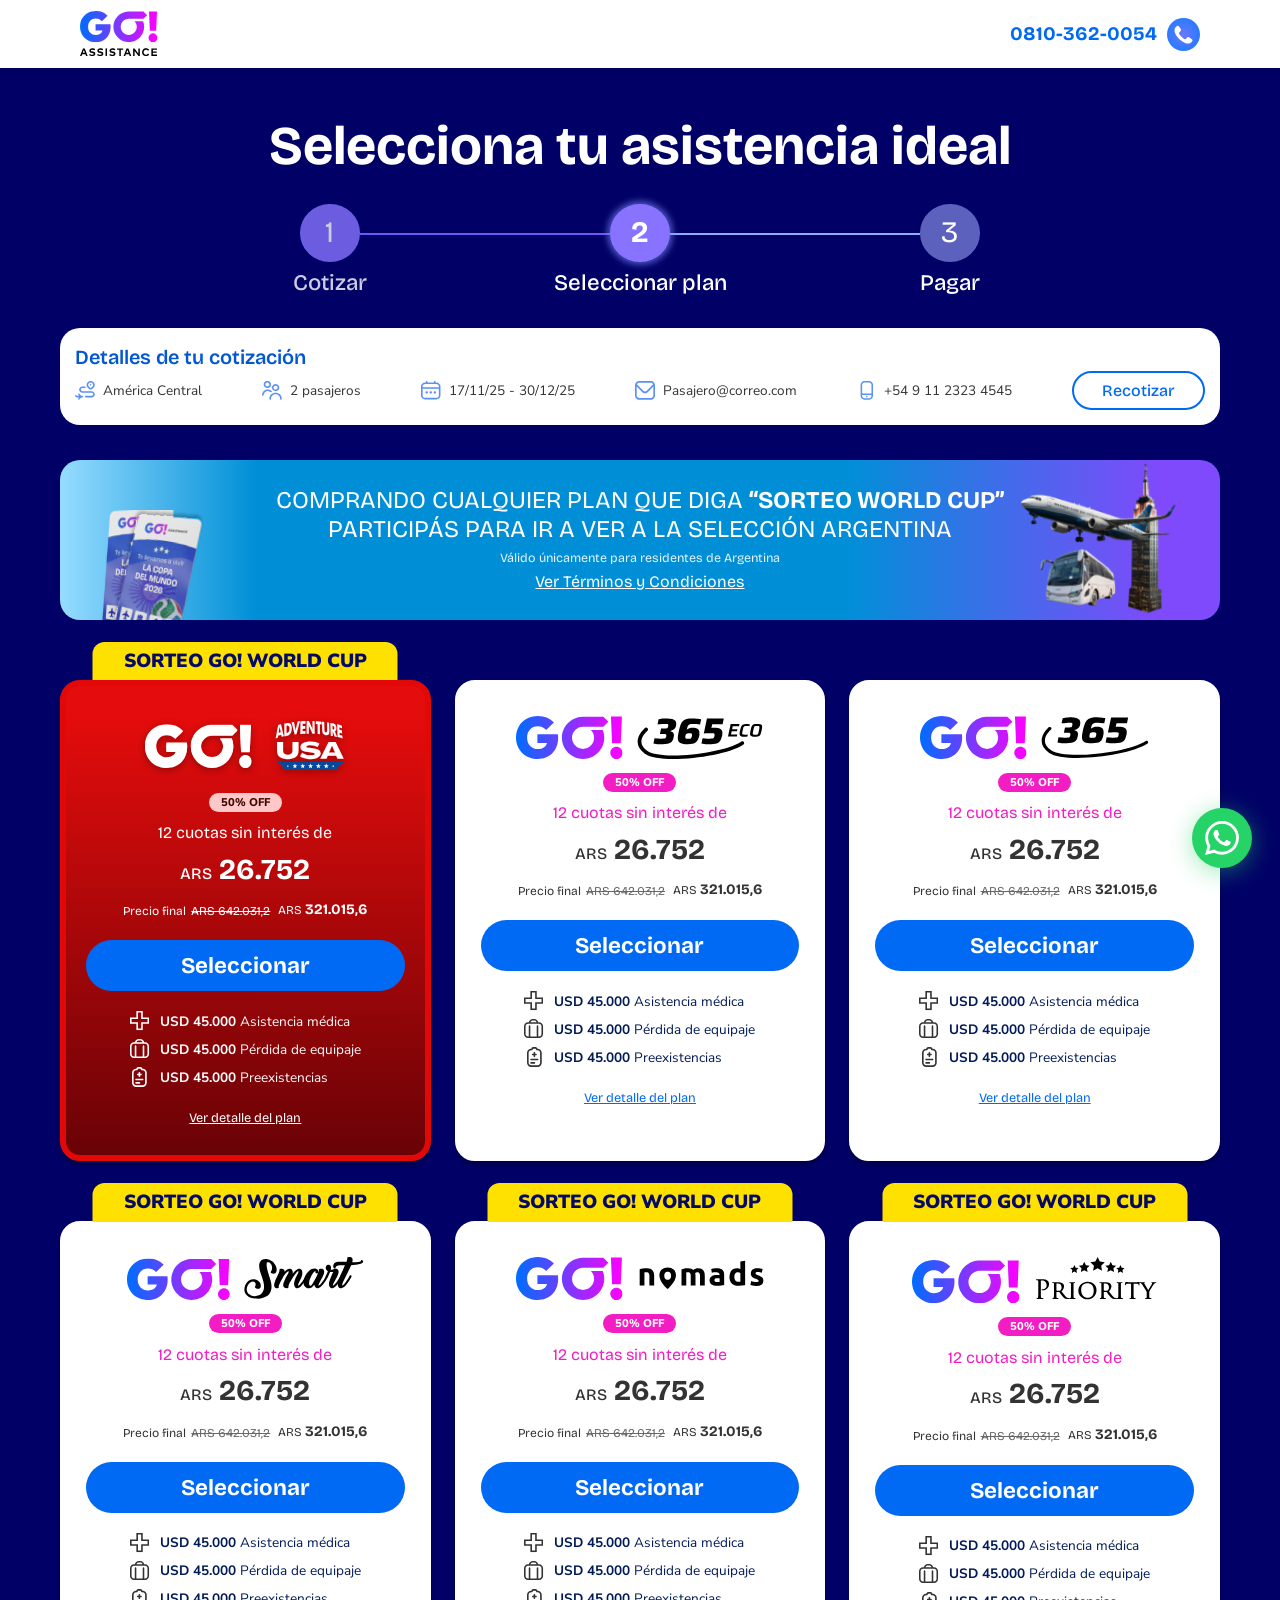
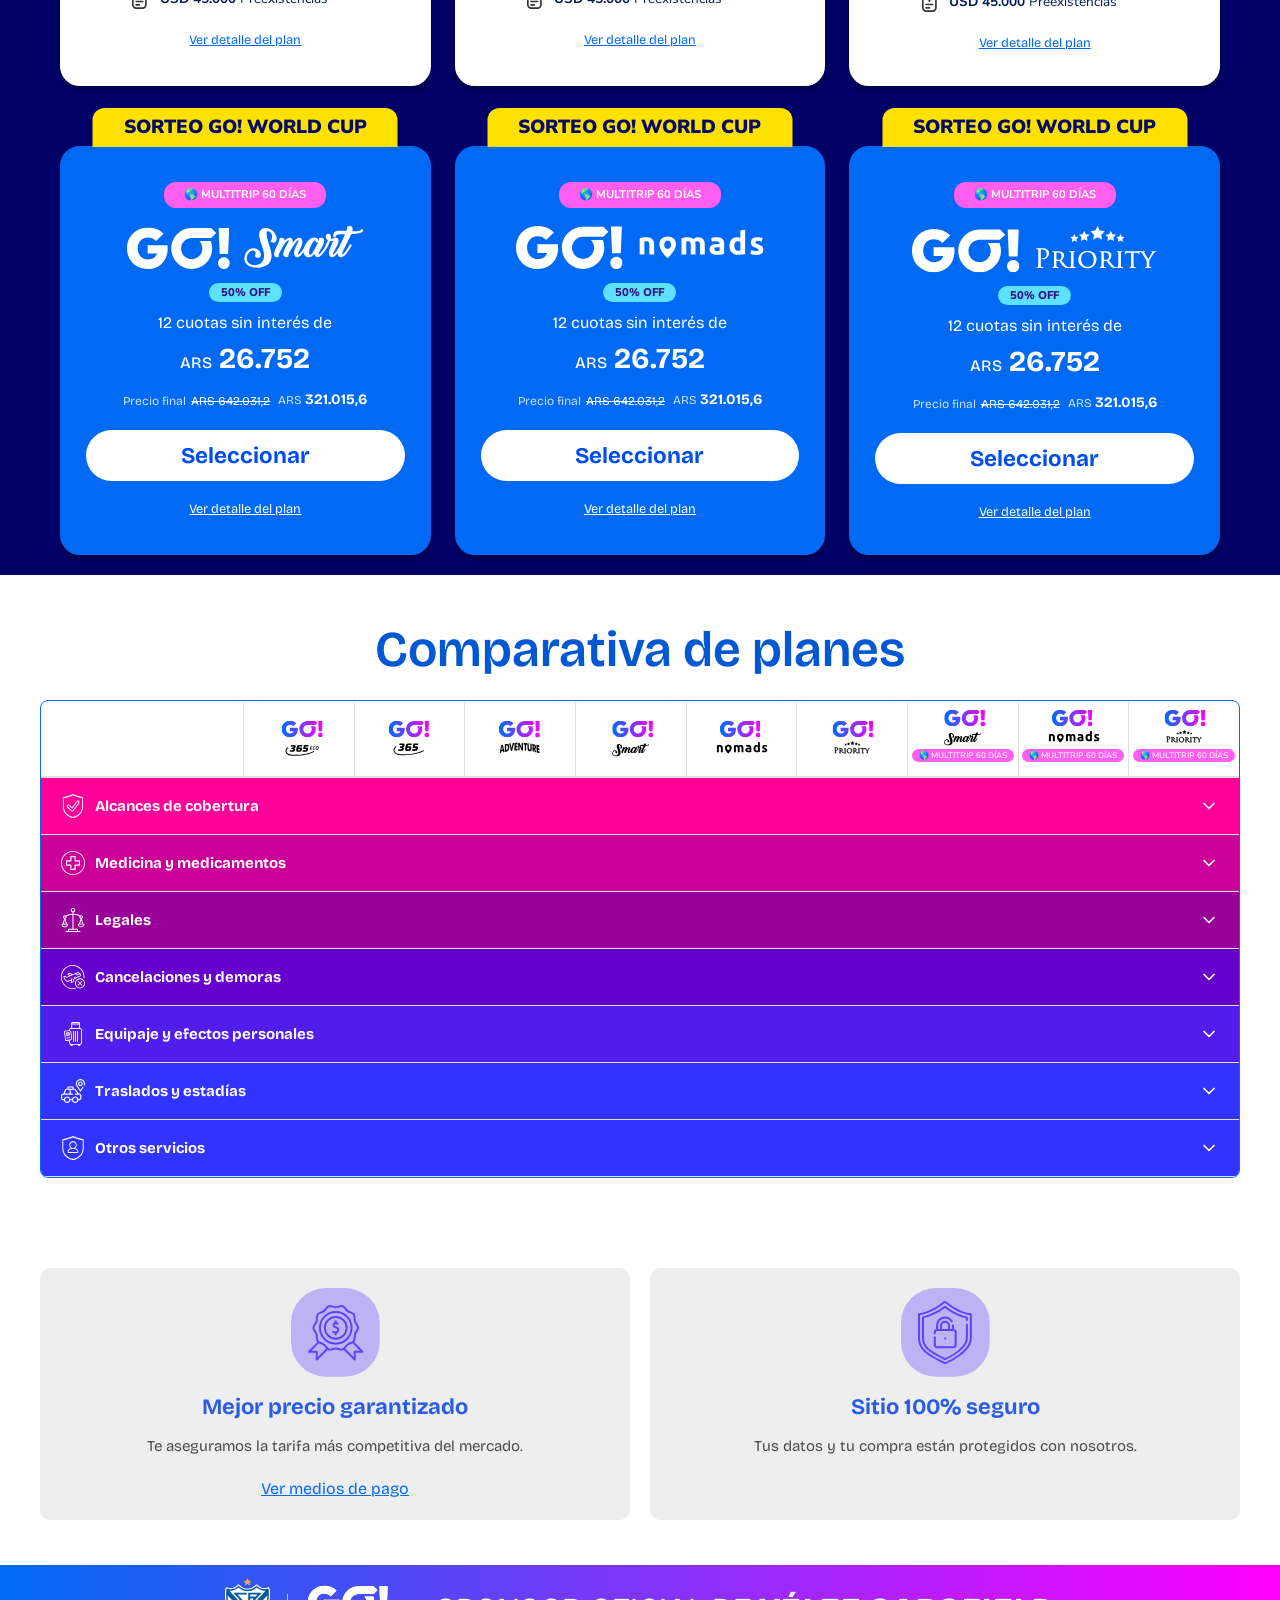
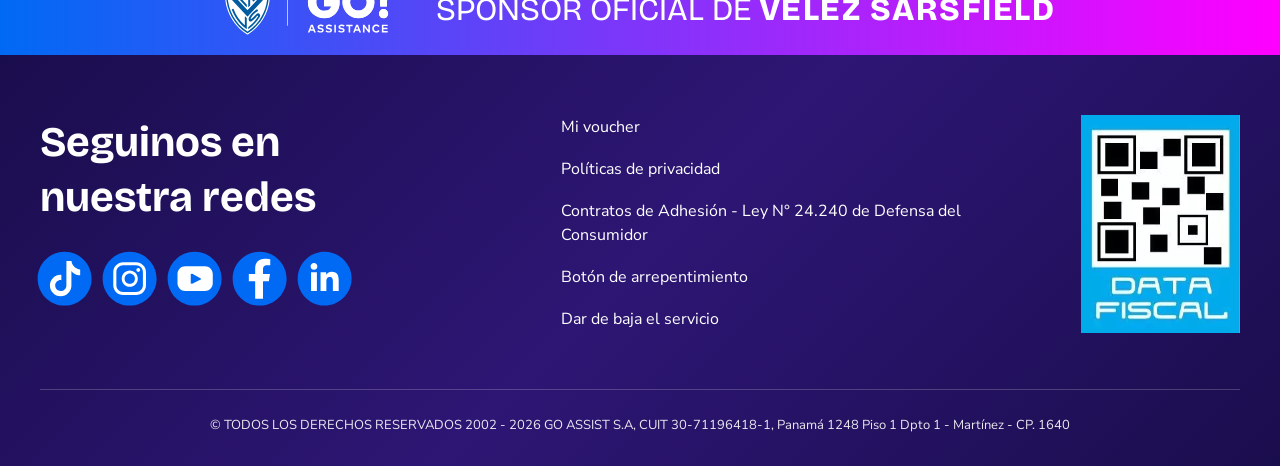
<file: index.html>
<!DOCTYPE html>
<html lang="es">

<head>
    <meta charset="UTF-8">
    <meta name="viewport" content="width=device-width, initial-scale=1.0">
    <meta name="description"
        content="Selecciona tu plan de asistencia al viajero ideal con GO! - Compara coberturas, precios y beneficios">
    <title>Cotizador GO! - Selección de Plan de Asistencia al Viajero</title>
    <link rel="stylesheet" href="css/style.css">
    <link rel="stylesheet" href="css/style-modal-plan.css">
</head>

<body>
    <!-- Checkbox para modal de detalles del plan -->
    <input type="checkbox" id="plan-details-modal-toggle" class="modal-toggle" hidden>

    <!-- Checkbox para modal de medios de pago -->
    <input type="checkbox" id="payment-modal-toggle" class="modal-toggle" hidden>

    <!-- ===========================================
         PASO 2: MODAL DE DETALLES DEL PLAN (PRIMERO)
         =========================================== -->
    <div class="modal modal-plan-details" role="dialog" aria-labelledby="plan-details-title">
        <label for="plan-details-modal-toggle" class="modal-overlay" aria-hidden="true"></label>

        <div class="modal-container modal-plan-container">
            <!-- Header -->
            <header class="modal-header modal-plan-header">

                <div class="header-left-group">
                    <div class="plan-modal-logo">
                        <img src="images/logo-go-smart-color-horizontal.svg" alt="GO! Priority" class="plan-logo-modal">
                        <!-- Agregar solamente a los productos que tienen multitrip -->
                        <div class="multitrip-table-comparative" aria-label="Plan multiviaje">🌎 MULTITRIP 60 DÍAS</div>
                    </div>

                    <div class="header-action-buttons">
                        <button class="btn-square btn-download" aria-label="Descargar" title="Descargar">
                            <svg viewBox="0 0 24 24" fill="none" stroke="currentColor" stroke-width="2"
                                stroke-linecap="round" stroke-linejoin="round">
                                <path d="M21 15v4a2 2 0 0 1-2 2H5a2 2 0 0 1-2-2v-4"></path>
                                <polyline points="7 10 12 15 17 10"></polyline>
                                <line x1="12" y1="15" x2="12" y2="3"></line>
                            </svg>
                        </button>
                        <button class="btn-square btn-share" aria-label="Compartir" title="Compartir">
                            <svg viewBox="0 0 24 24" fill="none" stroke="currentColor" stroke-width="2"
                                stroke-linecap="round" stroke-linejoin="round">
                                <circle cx="18" cy="5" r="3"></circle>
                                <circle cx="6" cy="12" r="3"></circle>
                                <circle cx="18" cy="19" r="3"></circle>
                                <line x1="8.59" y1="13.51" x2="15.42" y2="17.49"></line>
                                <line x1="15.41" y1="6.51" x2="8.59" y2="10.49"></line>
                            </svg>
                        </button>
                    </div>
                </div>

                <div class="header-pricing-group">

                    <div class="pricing-details">
                        <div class="installments-block">
                            <span class="installments-label">6 cuotas sin interés de:</span>
                            <div class="installments-value"><span class="currency">ARS</span> 6.752</div>
                        </div>

                        <div class="price-separator"></div>

                        <div class="totals-block">
                            <div class="total-ars"><span class="currency">ARS</span> 26.752</div>
                            <div class="total-usd"><span class="currency">USD</span> 26.752</div>
                        </div>
                    </div>

                    <div class="cta-buttons">
                        <button class="btn-comprar">Comprar</button>
                        <button class="btn-asesor">
                            <svg viewBox="0 0 24 24" width="14" height="14" fill="currentColor">
                                <path
                                    d="M17.472 14.382c-.297-.149-1.758-.867-2.03-.967-.273-.099-.471-.148-.67.15-.197.297-.767.966-.94 1.164-.173.199-.347.223-.644.075-.297-.15-1.255-.463-2.39-1.475-.883-.788-1.48-1.761-1.653-2.059-.173-.297-.018-.458.13-.606.134-.133.298-.347.446-.52.149-.174.198-.298.298-.497.099-.198.05-.371-.025-.52-.075-.149-.669-1.612-.916-2.207-.242-.579-.487-.5-.669-.51a12.8 12.8 0 0 0-.57-.01c-.198 0-.52.074-.792.372-.272.297-1.04 1.016-1.04 2.479 0 1.462 1.065 2.875 1.213 3.074.149.198 2.096 3.2 5.077 4.487.709.306 1.262.489 1.694.625.712.227 1.36.195 1.871.118.571-.085 1.758-.719 2.006-1.413.248-.694.248-1.289.173-1.413-.074-.124-.272-.198-.57-.347m-5.421 7.403h-.004a9.87 9.87 0 0 1-5.031-1.378l-.361-.214-3.741.982.998-3.648-.235-.374a9.86 9.86 0 0 1-1.51-5.26c.001-5.45 4.436-9.884 9.888-9.884 2.64 0 5.122 1.03 6.988 2.898a9.825 9.825 0 0 1 2.893 6.994c-.003 5.45-4.437 9.884-9.885 9.884m8.413-18.297A11.815 11.815 0 0 0 12.05 0C5.495 0 .16 5.335.157 11.892c0 2.096.547 4.142 1.588 5.945L.057 24l6.305-1.654a11.882 11.882 0 0 0 5.683 1.448h.005c6.554 0 11.89-5.335 11.893-11.893a11.821 11.821 0 0 0-3.48-8.413z" />
                            </svg>
                            Hablar con Asesor
                        </button>
                    </div>
                </div>

                <!-- Botón X que cierra el modal -->
                <label for="plan-details-modal-toggle" class="modal-close" aria-label="Cerrar modal" tabindex="0">
                    <svg width="24" height="24" viewBox="0 0 24 24" fill="none" stroke="currentColor" stroke-width="2">
                        <path d="M18 6L6 18M6 6l12 12" stroke-linecap="round" stroke-linejoin="round" />
                    </svg>
                </label>
            </header>

            <!-- Content -->
            <div class="modal-content modal-plan-content">

                <!-- Alcances de cobertura -->
                <div class="plan-section coverage-section">
                    <div class="plan-section-header">
                        <img src="images/GO-icon-item.alcances.svg" alt="Alcance de cobertura">
                        <span>Alcances de cobertura</span>
                    </div>

                    <div class="plan-details-grid">
                        <div class="detail-row">
                            <span class="detail-label">MONTO MÁXIMO GLOBAL (MMG)</span>
                            <span class="detail-value">USD 80.000</span>
                        </div>
                        <div class="detail-row">
                            <span class="detail-label">Deducible / Franquicia / Copago</span>
                            <span class="detail-value">SIN DEDUCIBLE</span>
                        </div>
                        <div class="detail-row">
                            <span class="detail-label">Ámbito de cobertura</span>
                            <span class="detail-value">MUNDIAL</span>
                        </div>
                        <div class="detail-row">
                            <span class="detail-label">Límite de edad</span>
                            <span class="detail-value">75/85</span>
                        </div>
                    </div>
                </div>

                <!-- Medicina y medicamentos -->
                <div class="plan-section medicine-section">
                    <div class="plan-section-header">
                        <img src="images/GO-icon-item.medicina.svg" alt="Medicina y medicamentos">
                        <span>Medicina y medicamentos</span>
                    </div>

                    <div class="plan-details-grid">
                        <div class="detail-row">
                            <span class="detail-label">Asistencia médica en caso de accidente</span>
                            <span class="detail-value">USD 80.000</span>
                        </div>
                        <div class="detail-row">
                            <span class="detail-label">Asistencia médica en caso de enfermedad no preexistente</span>
                            <span class="detail-value">USD 80.000</span>
                        </div>
                        <div class="detail-row">
                            <span class="detail-label">Asistencia médica solo por emergencias en caso de enfermedades
                                preexistentes</span>
                            <span class="detail-value">USD 300</span>
                        </div>
                        <div class="detail-row">
                            <span class="detail-label">Asistencia Médica COVID-19</span>
                            <span class="detail-value detail-check">✓</span>
                        </div>
                        <div class="detail-row">
                            <span class="detail-label">Asistencia médica en caso de Accidente en Evento Múltiple</span>
                            <span class="detail-value">USD 80.000</span>
                        </div>
                        <div class="detail-row">
                            <span class="detail-label">Asistencia médica por embarazo (hasta semana 26)</span>
                            <span class="detail-value">USD 1.000</span>
                        </div>
                        <div class="detail-row">
                            <span class="detail-label">Odontología de urgencia</span>
                            <span class="detail-value">USD 450</span>
                        </div>
                        <div class="detail-row">
                            <span class="detail-label">Medicamentos por hospitalización</span>
                            <span class="detail-value">USD 500</span>
                        </div>
                        <div class="detail-row">
                            <span class="detail-label">Medicamentos ambulatorios</span>
                            <span class="detail-value">USD 300</span>
                        </div>
                        <div class="detail-row">
                            <span class="detail-label">Gastos de hotel por convalecencia</span>
                            <span class="detail-value">USD 300</span>
                        </div>
                        <div class="detail-row">
                            <span class="detail-label">Invalidez total y permanente
                            </span>
                            <span class="detail-value">Hasta el monto máximo global
                            </span>
                        </div>
                        <div class="detail-row">
                            <span class="detail-label">Dr.Online</span>
                            <span class="detail-value"><span class="checkmark" aria-label="Incluido">✓</span></span>
                        </div>
                    </div>
                </div>

                <!-- Legales -->
                <div class="plan-section legal-section">
                    <div class="plan-section-header">
                        <img src="images/GO-icon-item.legales.svg" alt="Legales">
                        <span>Legales</span>
                    </div>

                    <div class="plan-details-grid">
                        <div class="detail-row">
                            <span class="detail-label">Asistencia legal por accidente de tránsito
                            </span>
                            <span class="detail-value">USD 1.000</span>
                        </div>
                        <div class="detail-row">
                            <span class="detail-label">Asistencia Legal por Usurpación de Domicilio
                            </span>
                            <span class="detail-value">USD 150</span>
                        </div>
                        <div class="detail-row">
                            <span class="detail-label">Asistencia Legal para Defensa Penal
                            </span>
                            <span class="detail-value">USD 150</span>
                        </div>
                        <div class="detail-row">
                            <span class="detail-label">Responsabilidad civil
                            </span>
                            <span class="detail-value">USD 1.000</span>
                        </div>
                    </div>
                </div>

                <!-- Cancelaciones y demoras -->
                <div class="plan-section cancellation-section">
                    <div class="plan-section-header cancellations">
                        <img src="images/GO-icon-item.cancelaciones.svg" alt="Cancelaciones y demoras">
                        <span>Cancelaciones y demoras</span>
                    </div>

                    <div class="plan-details-grid">
                        <div class="detail-row">
                            <span class="detail-label">Penalidades de TKT por cambios en viaje de regreso (anticipado o
                                retrasado)</span>
                            <span class="detail-value">USD 150</span>
                        </div>
                        <div class="detail-row">
                            <span class="detail-label">Reembolso de gastos por transporte demorado o cancelado</span>
                            <span class="detail-value">USD 100</span>
                        </div>
                        <div class="detail-row">
                            <span class="detail-label">Reembolso de entradas a espectáculos y/o eventos
                                deportivos</span>
                            <span class="detail-value"><span class="crossmark" aria-label="No incluido">×</span></span>
                        </div>
                    </div>
                </div>

                <!-- Equipaje -->
                <div class="plan-section baggage-section">
                    <div class="plan-section-header">
                        <img src="images/GO-icon-item.equipaje.svg" alt="Equipaje">
                        <span>Equipaje y efectos personales</span>
                    </div>

                    <div class="plan-details-grid">
                        <div class="detail-row">
                            <span class="detail-label">Envío de objetos olvidados durante el viaje
                            </span>
                            <span class="detail-value">USD 50</span>
                        </div>
                        <div class="detail-row">
                            <span class="detail-label">Reposición de pasaporte o documentos de viaje
                            </span>
                            <span class="detail-value">USD 50</span>
                        </div>
                        <div class="detail-row">
                            <span class="detail-label">Localización de equipaje
                            </span>
                            <span class="detail-value"><span class="checkmark" aria-label="Incluido">✓</span></span>
                        </div>
                        <div class="detail-row">
                            <span class="detail-label">Gastos por demora en entrega de equipaje
                            </span>
                            <span class="detail-value">USD 200</span>
                        </div>
                        <div class="detail-row">
                            <span class="detail-label">Compensación por pérdida de equipaje
                            </span>
                            <span class="detail-value">USD 1.000</span>
                        </div>
                        <div class="detail-row">
                            <span class="detail-label">Robo de equipaje en vía pública
                            </span>
                            <span class="detail-value">USD 100</span>
                        </div>
                    </div>
                </div>

                <!-- Traslados y Estadias -->
                <div class="plan-section services-section">
                    <div class="plan-section-header">
                        <img src="images/GO-icon-item.traslados.svg" alt="Traslados y estadias">
                        <span>Traslados y estadías</span>
                    </div>

                    <div class="plan-details-grid">
                        <div class="detail-row">
                            <span class="detail-label">Traslado de familiar por hospitalización
                            </span>
                            <span class="detail-value">USD 450</span>
                        </div>
                        <div class="detail-row">
                            <span class="detail-label">Gastos de hotel de familiar
                            </span>
                            <span class="detail-value">USD 250</span>
                        </div>
                        <div class="detail-row">
                            <span class="detail-label">Traslado de ejecutivo reemplazante

                            </span>
                            <span class="detail-value"><span class="checkmark" aria-label="Incluido">✓</span></span>
                        </div>
                        <div class="detail-row">
                            <span class="detail-label">Gastos de hotel por convalecencia
                            </span>
                            <span class="detail-value">USD 300</span>
                        </div>
                        <div class="detail-row">
                            <span class="detail-label">Acompañamiento de menores

                            </span>
                            <span class="detail-value">USD 450</span>
                        </div>
                        <div class="detail-row">
                            <span class="detail-label">Coordinación de traslados a aeropuerto

                            </span>
                            <span class="detail-value"><span class="checkmark" aria-label="Incluido">✓</span></span>
                        </div>
                        <div class="detail-row">
                            <span class="detail-label">Traslados sanitarios


                            </span>
                            <span class="detail-value">USD 35.000</span>
                        </div>
                        <div class="detail-row">
                            <span class="detail-label">Repatriación sanitaria


                            </span>
                            <span class="detail-value">USD 35.000</span>
                        </div>
                        <div class="detail-row">
                            <span class="detail-label">Repatriación funeraria


                            </span>
                            <span class="detail-value">USD 35.000</span>
                        </div>
                        <div class="detail-row">
                            <span class="detail-label">Repatriación por quiebra de aerolínea


                            </span>
                            <span class="detail-value"><span class="crossmark" aria-label="No incluido">×</span></span>
                        </div>
                    </div>
                </div>
                <!-- Otros servicios -->
                <div class="plan-section services-section">
                    <div class="plan-section-header">
                        <img src="images/GO-icon-item.servicios.svg" alt="Otros servicios">
                        <span>Otros servicios</span>
                    </div>

                    <div class="plan-details-grid">
                        <div class="detail-row">
                            <span class="detail-label">Transferencia de fondos ante emergencias
                            </span>
                            <span class="detail-value">7.500</span>
                        </div>
                        <div class="detail-row">
                            <span class="detail-label">Transferencia de fondos para fianza por accidentes
                            </span>
                            <span class="detail-value">USD 7.500</span>
                        </div>
                        <div class="detail-row">
                            <span class="detail-label">Servicio de Concierge
                            </span>
                            <span class="detail-value detail-check">✓</span>
                        </div>
                        <div class="detail-row">
                            <span class="detail-label">Seguridad privada

                            </span>
                            <span class="detail-value detail-check">✓</span>
                        </div>
                        <div class="detail-row">
                            <span class="detail-label">Asistente personal

                            </span>
                            <span class="detail-value detail-check">✓</span>
                        </div>
                        <div class="detail-row">
                            <span class="detail-label">Personal shopper


                            </span>
                            <span class="detail-value"><span class="crossmark" aria-label="No incluido">×</span></span>
                        </div>
                        <div class="detail-row">
                            <span class="detail-label">Práctica recreativa de deportes y en competencia para amateurs
                            </span>
                            <span class="detail-value">USD 1.000</span>
                        </div>
                        <div class="detail-row">
                            <span class="detail-label">Pet Assistance
                            </span>
                            <span class="detail-value">USD 300</span>
                        </div>
                    </div>
                </div>

            </div>
        </div>
    </div>

    <!-- ===========================================
         PASO 3: MODAL DE MEDIOS DE PAGO (SEGUNDO)
         =========================================== -->
    <div id="payment-modal" class="modal" role="dialog" aria-labelledby="modal-title">
        <label for="payment-modal-toggle" class="modal-overlay" aria-hidden="true"></label>

        <div class="modal-container">
            <!-- Header -->
            <header class="modal-header">
                <h2 id="modal-title" class="modal-title">Medios de pago</h2>
                <label for="payment-modal-toggle" class="modal-close" aria-label="Cerrar modal">
                    <svg width="24" height="24" viewBox="0 0 24 24" fill="none" stroke="currentColor" stroke-width="2">
                        <path d="M18 6L6 18M6 6l12 12" stroke-linecap="round" stroke-linejoin="round" />
                    </svg>
                </label>
            </header>

            <!-- Content -->
            <div class="modal-content">

                <!-- Tarjeta de crédito (abierto por defecto) -->
                <details class="payment-section" open>
                    <summary class="payment-header">
                        <div class="payment-title">
                            <img src="images/icono-tarjeta-credito.svg" alt="icono de tarjeta de credito" width="25">
                            <span>Tarjeta de crédito</span>
                        </div>
                        <svg class="chevron" width="20" height="20" viewBox="0 0 24 24" fill="none" stroke="#666"
                            stroke-width="2">
                            <path d="M6 9l6 6 6-6" stroke-linecap="round" stroke-linejoin="round" />
                        </svg>
                    </summary>

                    <div class="payment-content">
                        <div class="payment-grid">
                            <!-- Fila 1 -->
                            <div class="payment-method">
                                <img src="images/logo.pago-visa.svg" alt="Visa">
                                <span>Visa</span>
                            </div>
                            <div class="payment-method">
                                <img src="images/logo-pago-mastercard.svg" alt="Mastercard">
                                <span>Mastercard</span>
                            </div>
                            <div class="payment-method">
                                <img src="images/logo-pago-american-express.svg" alt="American Express">
                                <span>Amex</span>
                            </div>
                            <div class="payment-method">
                                <img src="images/logo-pago-naranja.svg" alt="Naranja X">
                                <span>Naranja X</span>
                            </div>
                            <div class="payment-method">
                                <img src="images/logo-pago-nativa.svg" alt="Nativa">
                                <span>Nativa</span>
                            </div>
                            <div class="payment-method">
                                <img src="images/logo-pago-shopping.svg" alt="Shopping">
                                <span>Shopping</span>
                            </div>
                            <div class="payment-method">
                                <img src="images/logo-pago-cencosed.svg" alt="Cencosud">
                                <span>Cencosud</span>
                            </div>
                            <div class="payment-method">
                                <img src="images/logo-pago-cabal.svg" alt="Cabal">
                                <span>Cabal</span>
                            </div>

                            <!-- Fila 2 -->
                            <div class="payment-method">
                                <img src="images/logo-pago-argencard.svg" alt="Argencard">
                                <span>Argencard</span>
                            </div>
                            <div class="payment-method">
                                <img src="images/logo-pago-dinerclub.svg" alt="Diners Club">
                                <span>Diners Club</span>
                            </div>
                            <div class="payment-method">
                                <div class="payment-special">
                                    <img src="images/logo-pago-mercadopago.svg" alt="Mercado Pago">
                                </div>
                                <span>Mercado Pago</span>
                                <small>Hasta 12 cuotas sin interés</small>

                            </div>
                            <div class="payment-method">
                                <div class="payment-special">
                                    <img src="images/logo-pago-paypal.svg" alt="PayPal">
                                </div>
                                <span>Paypal</span>
                                <small>USD $ / EU €</small>
                            </div>
                        </div>
                    </div>
                </details>

                <!-- Tarjeta de débito -->
                <details class="payment-section">
                    <summary class="payment-header">
                        <div class="payment-title">
                            <img src="images/icono-tarjeta-debito.svg" alt="icono de tarjeta de débito" width="25">
                            <span>Tarjeta de débito</span>
                        </div>
                        <svg class="chevron" width="20" height="20" viewBox="0 0 24 24" fill="none" stroke="#666"
                            stroke-width="2">
                            <path d="M6 9l6 6 6-6" stroke-linecap="round" stroke-linejoin="round" />
                        </svg>
                    </summary>

                    <div class="payment-content">
                        <div class="payment-grid">
                            <div class="payment-method">
                                <img src="images/logo-pago-link.svg" alt="Visa Débito">
                                <span>Red Link</span>
                            </div>
                            <div class="payment-method">
                                <img src="images/logo-pago-provincia net.svg" alt="Mastercard Débito">
                                <span>Provincia NET Pagos</span>
                            </div>
                        </div>
                    </div>
                </details>

                <!-- Efectivo -->
                <details class="payment-section">
                    <summary class="payment-header">
                        <div class="payment-title">
                            <img src="images/icono-efectivo.svg" alt="icono pago en efectivo" width="25">
                            <span>Efectivo</span>
                        </div>
                        <svg class="chevron" width="20" height="20" viewBox="0 0 24 24" fill="none" stroke="#666"
                            stroke-width="2">
                            <path d="M6 9l6 6 6-6" stroke-linecap="round" stroke-linejoin="round" />
                        </svg>
                    </summary>

                    <div class="payment-content">
                        <div class="payment-grid">
                            <div class="payment-method">
                                <img src="images/logo-pago-facil.svg" alt="Pago Fácil">
                                <span>Pago fácil</span>
                            </div>
                            <div class="payment-method">
                                <img src="images/logo-pago-rapipago.svg" alt="Rapipago">
                                <span>Rapipago</span>
                            </div>
                            <div class="payment-method">
                                <img src="images/logo-pago-efectivo.svg" alt="Depósito">
                                <span>Depósito</span>
                            </div>
                            <div class="payment-method">
                                <img src="images/logo-pago-efectivo.svg" alt="Transferencia">
                                <span>Transferencia</span>
                            </div>
                        </div>
                    </div>
                </details>

            </div>
        </div>
    </div>

    <!-- =========================================
         HEADER: logo + teléfono
         ========================================= -->
    <header class="site-header">
        <div class="site-header-inner">
            <!-- Logo -->
            <a href="/" class="site-header-logo" aria-label="GO! Assistance - Ir al inicio">
                <img src="images/logo-go-assistance-color-vertical.svg" alt="GO! Assistance">
            </a>

            <!-- Teléfono -->
            <a href="tel:08103620054" class="site-header-phone" aria-label="Llamar al 0810-362-0054">
                0810-362-0054<img src="images/icono-telefono-header.svg" alt="">
            </a>
        </div>
    </header>

    <!-- WhatsApp -->
    <a href="https://api.whatsapp.com/send/?phone=5491144344610&text=%F0%9F%98%80%20Buenos%20d%C3%ADas!%20Quiero%20solicitar%20informaci%C3%B3n%20sobre%20seguros%20de%20viaje"
        class="whatsapp-bubble" target="_blank" rel="noopener noreferrer">
        <div class="whatsapp-icon">
            <div class="whatsapp-dot"></div>
            <svg viewBox="0 0 24 24">
                <path
                    d="M17.472 14.382c-.297-.149-1.758-.867-2.03-.967-.273-.099-.471-.148-.67.15-.197.297-.767.966-.94 1.164-.173.199-.347.223-.644.075-.297-.15-1.255-.463-2.39-1.475-.883-.788-1.48-1.761-1.653-2.059-.173-.297-.018-.458.13-.606.134-.133.298-.347.446-.52.149-.174.198-.298.298-.497.099-.198.05-.371-.025-.52-.075-.149-.669-1.612-.916-2.207-.242-.579-.487-.5-.669-.51-.173-.008-.371-.01-.57-.01-.198 0-.52.074-.792.372-.272.297-1.04 1.016-1.04 2.479 0 1.462 1.065 2.875 1.213 3.074.149.198 2.096 3.2 5.077 4.487.709.306 1.262.489 1.694.625.712.227 1.36.195 1.871.118.571-.085 1.758-.719 2.006-1.413.248-.694.248-1.289.173-1.413-.074-.124-.272-.198-.57-.347m-5.421 7.403h-.004a9.87 9.87 0 0 1-5.031-1.378l-.361-.214-3.741.982.998-3.648-.235-.374a9.86 9.86 0 0 1-1.51-5.26c.001-5.45 4.436-9.884 9.888-9.884 2.64 0 5.122 1.03 6.988 2.898a9.825 9.825 0 0 1 2.893 6.994c-.003 5.45-4.437 9.884-9.885 9.884m8.413-18.297A11.815 11.815 0 0 0 12.05 0C5.495 0 .16 5.335.157 11.892c0 2.096.547 4.142 1.588 5.945L.057 24l6.305-1.654a11.882 11.882 0 0 0 5.683 1.448h.005c6.554 0 11.89-5.335 11.893-11.893a11.821 11.821 0 0 0-3.48-8.413z" />
            </svg>
        </div>
    </a>
    <!-- Main Container -->
    <main class="main-container">

        <!-- ===========================================
             HEADER: STEPPER DE PROGRESO
             =========================================== -->
        <header class="flow-header">
            <h1>Selecciona tu asistencia ideal</h1>

            <!-- Stepper Navigation -->
            <nav class="stepper" aria-label="Progreso de compra">
                <div class="step completed" aria-current="false">
                    <span aria-hidden="true">1</span>
                    <p>Cotizar</p>
                </div>

                <div class="step-line completed" aria-hidden="true"></div>

                <div class="step active" aria-current="step">
                    <span aria-hidden="true">2</span>
                    <p>Seleccionar plan</p>
                </div>

                <div class="step-line" aria-hidden="true"></div>

                <div class="step" aria-current="false">
                    <span aria-hidden="true">3</span>
                    <p>Pagar</p>
                </div>
            </nav>
        </header>

        <!-- ===========================================
             RESUMEN DE COTIZACIÓN
             =========================================== -->
        <section class="quote-summary" aria-labelledby="quote-heading">
            <header class="quote-header">
                <h2 id="quote-heading">Detalles de tu cotización</h2>
            </header>

            <div class="quote-data">
                <div class="data-item">
                    <div><img src="images/icono-destino.svg" alt="" aria-hidden="true"></div>
                    <span>América Central</span>
                </div>
                <div class="data-item">
                    <div><img src="images/icono-pasajeros.svg" alt="" aria-hidden="true"></div>
                    <span>2 pasajeros</span>
                </div>
                <div class="data-item">
                    <div><img src="images/icono-calendario.svg" alt="" aria-hidden="true"></div>
                    <span><time datetime="2025-11-17">17/11/25</time> - <time
                            datetime="2025-12-30">30/12/25</time></span>
                </div>
                <div class="data-item">
                    <div><img src="images/icono-email.svg" alt="" aria-hidden="true"></div>
                    <span>Pasajero@correo.com</span>
                </div>
                <div class="data-item">
                    <div><img src="images/icono-telefono.svg" alt="" aria-hidden="true"></div>
                    <span>+54 9 11 2323 4545</span>
                </div>
                <button class="btn-recotizar-outline" type="button">Recotizar</button>
            </div>
        </section>

        <!-- ===========================================
             BANNER SORTEO  
             ===========================================-->

        <section class="promo-banner">
            <div class="deco-item deco-mobile-only">
                <img src="images/entradas-sorteo.svg" alt="">
            </div>

            <div class="deco-item deco-desktop-left">
                <img src="images/entradas-sorteo.svg" alt="">
            </div>

            <div class="deco-item deco-desktop-right">
                <img src="images/transport-deco.svg" alt="">
            </div>

            <div class="banner-content">
                <h2 class="banner-text">
                    COMPRANDO CUALQUIER PLAN QUE DIGA <strong>“SORTEO WORLD CUP”</strong>
                    PARTICIPÁS PARA IR A VER A LA SELECCIÓN ARGENTINA
                </h2>
                <p class="banner-subtext">Válido únicamente para residentes de Argentina</p>
                <a href="#" class="banner-terms">Ver Términos y Condiciones</a>
            </div>
        </section>

        <!-- ===========================================
             GRID DE PLANES DISPONIBLES
             =========================================== -->
        <section class="plans-grid" aria-labelledby="plans-heading">

            <!-- Plan 1: GO! ADVENTURE USA (Featured) -->
            <article class="card featured">
                <div class="promo-badge" aria-label="Promoción">SORTEO GO! WORLD CUP</div>

                <header class="card-brand">
                    <img src="images/logo-go-adventure-usa-blanco-horizontal.svg" alt="GO! ADVENTURE USA"
                        class="logo-img">
                </header>

                <div class="pricing">
                    <span class="tag-discount" aria-label="Descuento">50% OFF</span>
                    <p class="installments-text">12 cuotas sin interés de</p>
                    <p class="main-price">
                        <span aria-label="Pesos argentinos">ARS</span>
                        <strong>26.752</strong>
                    </p>
                    <div class="total-detail">
                        <span>Precio final</span>
                        <span class="price-group">
                            <del aria-label="Precio anterior">ARS 642.031,2</del>
                            <span aria-label="Precio final con descuento">ARS <strong>321.015,6</strong></span>
                        </span>
                    </div>
                </div>

                <button class="btn-select btn-select-blue" type="button">Seleccionar</button>

                <ul class="benefit-list">
                    <li>
                        <img src="images/icono-asist-medica-blanco.svg" alt="" aria-hidden="true">
                        <span><strong>USD 45.000</strong> Asistencia médica</span>
                    </li>
                    <li>
                        <img src="images/icono-equipaje-blanco.svg" alt="" aria-hidden="true">
                        <span><strong>USD 45.000</strong> Pérdida de equipaje</span>
                    </li>
                    <li>
                        <img src="images/icono-preexistencia-blanco.svg" alt="" aria-hidden="true">
                        <span><strong>USD 45.000</strong> Preexistencias</span>
                    </li>
                </ul>

                <label for="plan-details-modal-toggle" class="plan-link" style="cursor: pointer;">
                    Ver detalle del plan
                </label>
            </article>

            <!-- Plan 2: GO! 365 ECO -->
            <article class="card">
                <header class="card-brand">
                    <img src="images/logo-go-365eco-color-horizontal.svg" alt="GO! 365 ECO" class="logo-img">
                </header>

                <div class="pricing">
                    <span class="tag-discount" aria-label="Descuento">50% OFF</span>
                    <p class="installments-text">12 cuotas sin interés de</p>
                    <p class="main-price">
                        <span aria-label="Pesos argentinos">ARS</span>
                        <strong>26.752</strong>
                    </p>
                    <div class="total-detail">
                        <span>Precio final</span>
                        <span class="price-group">
                            <del aria-label="Precio anterior">ARS 642.031,2</del>
                            <span aria-label="Precio final con descuento">ARS <strong>321.015,6</strong></span>
                        </span>
                    </div>
                </div>

                <button class="btn-select btn-select-blue" type="button">Seleccionar</button>

                <ul class="benefit-list">
                    <li>
                        <img src="images/farmacia 1.svg" alt="" aria-hidden="true">
                        <span><strong>USD 45.000</strong> Asistencia médica</span>
                    </li>
                    <li>
                        <img src="images/icon-equipaje.svg" alt="" aria-hidden="true">
                        <span><strong>USD 45.000</strong> Pérdida de equipaje</span>
                    </li>
                    <li>
                        <img src="images/icon-preexistencia.svg" alt="" aria-hidden="true">
                        <span><strong>USD 45.000</strong> Preexistencias</span>
                    </li>
                </ul>

                <label for="plan-details-modal-toggle" class="plan-link" style="cursor: pointer;">
                    Ver detalle del plan
                </label>
            </article>

            <!-- Plan 3: GO! 365 -->
            <article class="card">
                <header class="card-brand">
                    <img src="images/logo-go-365-color-horizontal.svg" alt="GO! 365" class="logo-img">
                </header>

                <div class="pricing">
                    <span class="tag-discount" aria-label="Descuento">50% OFF</span>
                    <p class="installments-text">12 cuotas sin interés de</p>
                    <p class="main-price">
                        <span aria-label="Pesos argentinos">ARS</span>
                        <strong>26.752</strong>
                    </p>
                    <div class="total-detail">
                        <span>Precio final</span>
                        <span class="price-group">
                            <del aria-label="Precio anterior">ARS 642.031,2</del>
                            <span aria-label="Precio final con descuento">ARS <strong>321.015,6</strong></span>
                        </span>
                    </div>
                </div>

                <button class="btn-select btn-select-blue" type="button">Seleccionar</button>

                <ul class="benefit-list">
                    <li>
                        <img src="images/farmacia 1.svg" alt="" aria-hidden="true">
                        <span><strong>USD 45.000</strong> Asistencia médica</span>
                    </li>
                    <li>
                        <img src="images/icon-equipaje.svg" alt="" aria-hidden="true">
                        <span><strong>USD 45.000</strong> Pérdida de equipaje</span>
                    </li>
                    <li>
                        <img src="images/icon-preexistencia.svg" alt="" aria-hidden="true">
                        <span><strong>USD 45.000</strong> Preexistencias</span>
                    </li>
                </ul>

                <label for="plan-details-modal-toggle" class="plan-link" style="cursor: pointer;">
                    Ver detalle del plan
                </label>
            </article>

            <!-- Plan 4: GO! SMART -->
            <article class="card">
                <div class="promo-badge" aria-label="Promoción">SORTEO GO! WORLD CUP</div>
                <header class="card-brand">
                    <img src="images/logo-go-smart-color-horizontal.svg" alt="GO! SMART" class="logo-img">
                </header>

                <div class="pricing">
                    <span class="tag-discount" aria-label="Descuento">50% OFF</span>
                    <p class="installments-text">12 cuotas sin interés de</p>
                    <p class="main-price">
                        <span aria-label="Pesos argentinos">ARS</span>
                        <strong>26.752</strong>
                    </p>
                    <div class="total-detail">
                        <span>Precio final</span>
                        <span class="price-group">
                            <del aria-label="Precio anterior">ARS 642.031,2</del>
                            <span aria-label="Precio final con descuento">ARS <strong>321.015,6</strong></span>
                        </span>
                    </div>
                </div>

                <button class="btn-select btn-select-blue" type="button">Seleccionar</button>

                <ul class="benefit-list">
                    <li>
                        <img src="images/farmacia 1.svg" alt="" aria-hidden="true">
                        <span><strong>USD 45.000</strong> Asistencia médica</span>
                    </li>
                    <li>
                        <img src="images/icon-equipaje.svg" alt="" aria-hidden="true">
                        <span><strong>USD 45.000</strong> Pérdida de equipaje</span>
                    </li>
                    <li>
                        <img src="images/icon-preexistencia.svg" alt="" aria-hidden="true">
                        <span><strong>USD 45.000</strong> Preexistencias</span>
                    </li>
                </ul>

                <label for="plan-details-modal-toggle" class="plan-link" style="cursor: pointer;">
                    Ver detalle del plan
                </label>
            </article>

            <!-- Plan 5: GO! NOMADS -->
            <article class="card">
                <div class="promo-badge" aria-label="Promoción">SORTEO GO! WORLD CUP</div>
                <header class="card-brand">
                    <img src="images/logo-go-nomads-color-horizontal.svg" alt="GO! NOMADS" class="logo-img">
                </header>

                <div class="pricing">
                    <span class="tag-discount" aria-label="Descuento">50% OFF</span>
                    <p class="installments-text">12 cuotas sin interés de</p>
                    <p class="main-price">
                        <span aria-label="Pesos argentinos">ARS</span>
                        <strong>26.752</strong>
                    </p>
                    <div class="total-detail">
                        <span>Precio final</span>
                        <span class="price-group">
                            <del aria-label="Precio anterior">ARS 642.031,2</del>
                            <span aria-label="Precio final con descuento">ARS <strong>321.015,6</strong></span>
                        </span>
                    </div>
                </div>

                <button class="btn-select btn-select-blue" type="button">Seleccionar</button>

                <ul class="benefit-list">
                    <li>
                        <img src="images/farmacia 1.svg" alt="" aria-hidden="true">
                        <span><strong>USD 45.000</strong> Asistencia médica</span>
                    </li>
                    <li>
                        <img src="images/icon-equipaje.svg" alt="" aria-hidden="true">
                        <span><strong>USD 45.000</strong> Pérdida de equipaje</span>
                    </li>
                    <li>
                        <img src="images/icon-preexistencia.svg" alt="" aria-hidden="true">
                        <span><strong>USD 45.000</strong> Preexistencias</span>
                    </li>
                </ul>

                <label for="plan-details-modal-toggle" class="plan-link" style="cursor: pointer;">
                    Ver detalle del plan
                </label>
            </article>

            <!-- Plan 6: GO! PRIORITY -->
            <article class="card">
                <div class="promo-badge" aria-label="Promoción">SORTEO GO! WORLD CUP</div>
                <header class="card-brand">
                    <img src="images/logo-go-priority-color-horizontal.svg" alt="GO! PRIORITY" class="logo-img">
                </header>

                <div class="pricing">
                    <span class="tag-discount" aria-label="Descuento">50% OFF</span>
                    <p class="installments-text">12 cuotas sin interés de</p>
                    <p class="main-price">
                        <span aria-label="Pesos argentinos">ARS</span>
                        <strong>26.752</strong>
                    </p>
                    <div class="total-detail">
                        <span>Precio final</span>
                        <span class="price-group">
                            <del aria-label="Precio anterior">ARS 642.031,2</del>
                            <span aria-label="Precio final con descuento">ARS <strong>321.015,6</strong></span>
                        </span>
                    </div>
                </div>

                <button class="btn-select btn-select-blue" type="button">Seleccionar</button>

                <ul class="benefit-list">
                    <li>
                        <img src="images/farmacia 1.svg" alt="" aria-hidden="true">
                        <span><strong>USD 45.000</strong> Asistencia médica</span>
                    </li>
                    <li>
                        <img src="images/icon-equipaje.svg" alt="" aria-hidden="true">
                        <span><strong>USD 45.000</strong> Pérdida de equipaje</span>
                    </li>
                    <li>
                        <img src="images/icon-preexistencia.svg" alt="" aria-hidden="true">
                        <span><strong>USD 45.000</strong> Preexistencias</span>
                    </li>
                </ul>

                <label for="plan-details-modal-toggle" class="plan-link" style="cursor: pointer;">
                    Ver detalle del plan
                </label>
            </article>

            <!-- Plan 7: GO! SMART MULTITRIP -->
            <article class="card multitrip">
                <div class="promo-badge" aria-label="Promoción">SORTEO GO! WORLD CUP</div>
                <div class="multitrip-badge" aria-label="Plan multiviaje">🌎 MULTITRIP 60 DÍAS</div>

                <header class="card-brand">
                    <img src="images/logo-go-smart-blanco-horizontal.svg" alt="GO! SMART MULTITRIP" class="logo-img">
                </header>

                <div class="pricing">
                    <span class="tag-discount tag-multitrip" aria-label="Descuento">50% OFF</span>
                    <p class="installments-text text-white">12 cuotas sin interés de</p>
                    <p class="main-price">
                        <span aria-label="Pesos argentinos">ARS</span>
                        <strong>26.752</strong>
                    </p>
                    <div class="total-detail">
                        <span>Precio final</span>
                        <span class="price-group">
                            <del aria-label="Precio anterior">ARS 642.031,2</del>
                            <span aria-label="Precio final con descuento">ARS <strong>321.015,6</strong></span>
                        </span>
                    </div>
                </div>

                <button class="btn-select btn-select-white" type="button">Seleccionar</button>
                <label for="plan-details-modal-toggle" class="plan-link" style="cursor: pointer;">
                    Ver detalle del plan
                </label>
            </article>

            <!-- Plan 8: GO! NOMADS MULTITRIP -->
            <article class="card multitrip">
                <div class="promo-badge" aria-label="Promoción">SORTEO GO! WORLD CUP</div>
                <div class="multitrip-badge" aria-label="Plan multiviaje">🌎 MULTITRIP 60 DÍAS</div>

                <header class="card-brand">
                    <img src="images/logo-go-nomads-blanco-horizontal.svg" alt="GO! NOMADS MULTITRIP" class="logo-img">
                </header>

                <div class="pricing">
                    <span class="tag-discount tag-multitrip" aria-label="Descuento">50% OFF</span>
                    <p class="installments-text text-white">12 cuotas sin interés de</p>
                    <p class="main-price">
                        <span aria-label="Pesos argentinos">ARS</span>
                        <strong>26.752</strong>
                    </p>
                    <div class="total-detail">
                        <span>Precio final</span>
                        <span class="price-group">
                            <del aria-label="Precio anterior">ARS 642.031,2</del>
                            <span aria-label="Precio final con descuento">ARS <strong>321.015,6</strong></span>
                        </span>
                    </div>
                </div>

                <button class="btn-select btn-select-white" type="button">Seleccionar</button>
                <label for="plan-details-modal-toggle" class="plan-link" style="cursor: pointer;">
                    Ver detalle del plan
                </label>
            </article>

            <!-- Plan 9: GO! PRIORITY MULTITRIP -->
            <article class="card multitrip">
                <div class="promo-badge" aria-label="Promoción">SORTEO GO! WORLD CUP</div>
                <div class="multitrip-badge" aria-label="Plan multiviaje">🌎 MULTITRIP 60 DÍAS</div>

                <header class="card-brand">
                    <img src="images/logo-go-priority-blanco-horizontal.svg" alt="GO! PRIORITY MULTITRIP"
                        class="logo-img">
                </header>

                <div class="pricing">
                    <span class="tag-discount tag-multitrip" aria-label="Descuento">50% OFF</span>
                    <p class="installments-text text-white">12 cuotas sin interés de</p>
                    <p class="main-price">
                        <span aria-label="Pesos argentinos">ARS</span>
                        <strong>26.752</strong>
                    </p>
                    <div class="total-detail">
                        <span>Precio final</span>
                        <span class="price-group">
                            <del aria-label="Precio anterior">ARS 642.031,2</del>
                            <span aria-label="Precio final con descuento">ARS <strong>321.015,6</strong></span>
                        </span>
                    </div>
                </div>

                <button class="btn-select btn-select-white" type="button">Seleccionar</button>
                <label for="plan-details-modal-toggle" class="plan-link" style="cursor: pointer;">
                    Ver detalle del plan
                </label>
            </article>

        </section>
    </main>

    <!-- ===========================================
         COMPARATIVA DE PLANES - DESKTOP
         =========================================== -->
    <section class="section plans-comparison hidden-mobile" aria-labelledby="comparison-heading">
        <h2 id="comparison-heading" class="subtitle">Comparativa de planes</h2>

        <div class="container-table">
            <!-- Header con logos de planes -->
            <div class="plans-header">
                <div class="empty-cell"></div>
                <div class="plan-logo"><img src="images/logo-go-365eco-color-vertical.svg" alt="GO! 365 Eco"></div>
                <div class="plan-logo"><img src="images/logo-go-365-color-vertical.svg" alt="GO! 365"></div>
                <div class="plan-logo"><img src="images/logo-go-adventure-color-vertical.svg" alt="GO! Adventure"></div>
                <div class="plan-logo"><img src="images/logo-go-smart-color-vertical.svg" alt="GO! Smart"></div>
                <div class="plan-logo"><img src="images/logo-go-nomads-color-vertical.svg" alt="GO! Nomads"></div>
                <div class="plan-logo"><img src="images/logo-go-priority-color-vertical.svg" alt="GO! Priority"></div>
                <div class="plan-logo"><img src="images/logo-go-smart-color-vertical.svg" alt="GO! Nacional">
                    <div class="multitrip-table-comparative" aria-label="Plan multiviaje">🌎 MULTITRIP 60 DÍAS</div>
                </div>
                <div class="plan-logo"><img src="images/logo-go-nomads-color-vertical.svg" alt="GO! Sport">
                    <div class="multitrip-table-comparative" aria-label="Plan multiviaje">🌎 MULTITRIP 60 DÍAS</div>
                </div>
                <div class="plan-logo"><img src="images/logo-go-priority-color-vertical.svg" alt="GO! Pets">
                    <div class="multitrip-table-comparative" aria-label="Plan multiviaje">🌎 MULTITRIP 60 DÍAS</div>
                </div>
            </div>

            <!-- Coberturas -->

            <details class="collapsible-section">
                <summary class="section-header coverage" id="coverage-section">
                    <div class="section-title">
                        <img src="images/GO-icon-item.alcances.svg" alt="Cobertura" aria-hidden="true">
                        Alcances de cobertura
                    </div>
                    <svg class="chevron-icon" viewBox="0 0 24 24" fill="none" stroke="white" stroke-width="2"
                        aria-hidden="true">
                        <path d="M6 9l6 6 6-6" stroke-linecap="round" stroke-linejoin="round"></path>
                    </svg>
                </summary>
                <div class="section-content">
                    <div class="content-row">
                        <div class="row-label">Monto máximo global (MMG)</div>
                        <div class="row-cell">USD 45.000</div>
                        <div class="row-cell">USD 45.000</div>
                        <div class="row-cell">USD 60.000</div>
                        <div class="row-cell">USD 80.000</div>
                        <div class="row-cell">USD 150.000</div>
                        <div class="row-cell">USD 300.000</div>
                        <div class="row-cell">USD 80.000</div>
                        <div class="row-cell">USD 150.000</div>
                        <div class="row-cell">USD 300.000</div>
                    </div>

                    <div class="content-row">
                        <div class="row-label">Deducible / Franquicia / Copago
                        </div>
                        <div class="row-cell">USD 100</div>
                        <div class="row-cell">SIN DEDUCIBLE</div>
                        <div class="row-cell">SIN DEDUCIBLE</div>
                        <div class="row-cell">SIN DEDUCIBLE</div>
                        <div class="row-cell">SIN DEDUCIBLE</div>
                        <div class="row-cell">SIN DEDUCIBLE</div>
                        <div class="row-cell">SIN DEDUCIBLE</div>
                        <div class="row-cell">SIN DEDUCIBLE</div>
                        <div class="row-cell">SIN DEDUCIBLE</div>
                    </div>

                    <div class="content-row">
                        <div class="row-label">Ámbito de cobertura
                        </div>
                        <div class="row-cell">MUNDIAL</div>
                        <div class="row-cell">MUNDIAL</div>
                        <div class="row-cell">MUNDIAL</div>
                        <div class="row-cell">MUNDIAL</div>
                        <div class="row-cell">MUNDIAL</div>
                        <div class="row-cell">MUNDIAL</div>
                        <div class="row-cell">MUNDIAL</div>
                        <div class="row-cell">MUNDIAL</div>
                        <div class="row-cell">MUNDIAL</div>
                    </div>

                    <div class="content-row">
                        <div class="row-label">Límite de edad
                        </div>
                        <div class="row-cell">75/85</div>
                        <div class="row-cell">75/85</div>
                        <div class="row-cell">75/85</div>
                        <div class="row-cell">75/85</div>
                        <div class="row-cell">75/85</div>
                        <div class="row-cell">75/85</div>
                        <div class="row-cell">75/85</div>
                        <div class="row-cell">75/85</div>
                        <div class="row-cell">75/85</div>
                    </div>
                </div>
            </details>

            <!-- Medicina y medicamentos -->
            <details class="collapsible-section">
                <summary class="section-header medicine">
                    <div class="section-title">
                        <img src="images/GO-icon-item.medicina.svg" alt="Medicina y medicamentos" aria-hidden="true">
                        Medicina y medicamentos
                    </div>
                    <svg class="chevron-icon" viewBox="0 0 24 24" fill="none" stroke="white" stroke-width="2"
                        aria-hidden="true">
                        <path d="M6 9l6 6 6-6" stroke-linecap="round" stroke-linejoin="round"></path>
                    </svg>
                </summary>
                <div class="section-content">

                    <div class="content-row">
                        <div class="row-label">Asistencia médica en caso de accidente
                        </div>
                        <div class="row-cell">USD 45.000</div>
                        <div class="row-cell">USD 45.000</div>
                        <div class="row-cell">USD 60.000</div>
                        <div class="row-cell">USD 80.000</div>
                        <div class="row-cell">USD 150.000</div>
                        <div class="row-cell">USD 300.000</div>
                        <div class="row-cell">USD 80.000</div>
                        <div class="row-cell">USD 150.000</div>
                        <div class="row-cell">USD 300.000</div>
                    </div>

                    <div class="content-row">
                        <div class="row-label">Asistencia médica en caso de enfermedad no preexistente
                        </div>
                        <div class="row-cell">USD 45.000</div>
                        <div class="row-cell">USD 45.000</div>
                        <div class="row-cell">USD 60.000</div>
                        <div class="row-cell">USD 80.000</div>
                        <div class="row-cell">USD 150.000</div>
                        <div class="row-cell">USD 300.000</div>
                        <div class="row-cell">USD 80.000</div>
                        <div class="row-cell">USD 150.000</div>
                        <div class="row-cell">USD 300.000</div>
                    </div>

                    <div class="content-row">
                        <div class="row-label">Asistencia Médica solo por emergencias en caso de enfermedades
                            preexistentes
                        </div>
                        <div class="row-cell">USD 350</div>
                        <div class="row-cell">USD 350</div>
                        <div class="row-cell">USD 350</div>
                        <div class="row-cell">USD 300</div>
                        <div class="row-cell">USD 3.500</div>
                        <div class="row-cell">USD 5.000</div>
                        <div class="row-cell">USD 3.000</div>
                        <div class="row-cell">USD 10.000</div>
                        <div class="row-cell">USD 20.000</div>
                    </div>

                    <div class="content-row">
                        <div class="row-label">Asistencia clínica COVID-19</div>
                        <div class="row-cell"><span class="checkmark" aria-label="Incluido">✓</span></div>
                        <div class="row-cell"><span class="checkmark" aria-label="Incluido">✓</span></div>
                        <div class="row-cell"><span class="checkmark" aria-label="Incluido">✓</span></div>
                        <div class="row-cell"><span class="checkmark" aria-label="Incluido">✓</span></div>
                        <div class="row-cell"><span class="checkmark" aria-label="Incluido">✓</span></div>
                        <div class="row-cell"><span class="checkmark" aria-label="Incluido">✓</span></div>
                        <div class="row-cell"><span class="checkmark" aria-label="Incluido">✓</span></div>
                        <div class="row-cell"><span class="checkmark" aria-label="Incluido">✓</span></div>
                        <div class="row-cell"><span class="checkmark" aria-label="Incluido">✓</span></div>
                    </div>

                    <div class="content-row">
                        <div class="row-label">Asistencia médica en caso de Accidente en Evento Múltiple
                        </div>
                        <div class="row-cell">USD 45.000</div>
                        <div class="row-cell">USD 45.000</div>
                        <div class="row-cell">USD 60.000</div>
                        <div class="row-cell">USD 80.000</div>
                        <div class="row-cell">USD 150.000</div>
                        <div class="row-cell">USD 200.000</div>
                        <div class="row-cell">USD 80.000</div>
                        <div class="row-cell">USD 150.000</div>
                        <div class="row-cell">USD 300.000</div>
                    </div>

                    <div class="content-row">
                        <div class="row-label">Asistencia médica por embarazo (hasta semana 26)
                        </div>
                        <div class="row-cell">USD 500</div>
                        <div class="row-cell">USD 500</div>
                        <div class="row-cell">USD 1.000</div>
                        <div class="row-cell">USD 1.000</div>
                        <div class="row-cell">USD 5.000</div>
                        <div class="row-cell">USD 7.500</div>
                        <div class="row-cell">USD 1.000</div>
                        <div class="row-cell">USD 5.000</div>
                        <div class="row-cell">USD 7.500</div>
                    </div>

                    <div class="content-row">
                        <div class="row-label">Odontología de urgencia
                        </div>
                        <div class="row-cell">USD 300</div>
                        <div class="row-cell">USD 300</div>
                        <div class="row-cell">USD 300</div>
                        <div class="row-cell">USD 450</div>
                        <div class="row-cell">USD 1.200</div>
                        <div class="row-cell">USD 1.500</div>
                        <div class="row-cell">USD 450</div>
                        <div class="row-cell">USD 1.200</div>
                        <div class="row-cell">USD 1.500</div>
                    </div>

                    <div class="content-row">
                        <div class="row-label">Medicamentos ambulatorios

                        </div>
                        <div class="row-cell">USD 300</div>
                        <div class="row-cell">USD 300</div>
                        <div class="row-cell">USD 300</div>
                        <div class="row-cell">USD 300</div>
                        <div class="row-cell">USD 1.000</div>
                        <div class="row-cell">USD 1.500</div>
                        <div class="row-cell">USD 300</div>
                        <div class="row-cell">USD 1.000</div>
                        <div class="row-cell">USD 1.500</div>
                    </div>

                    <div class="content-row">
                        <div class="row-label">Medicamentos por hospitalización

                        </div>
                        <div class="row-cell">USD 500</div>
                        <div class="row-cell">USD 500</div>
                        <div class="row-cell">USD 500</div>
                        <div class="row-cell">USD 500</div>
                        <div class="row-cell">USD 1.000</div>
                        <div class="row-cell">USD 1.500</div>
                        <div class="row-cell">USD 500</div>
                        <div class="row-cell">USD 1.000</div>
                        <div class="row-cell">USD 1.500</div>
                    </div>

                    <div class="content-row">
                        <div class="row-label">Gastos de hotel por convalecencia

                        </div>
                        <div class="row-cell">USD 300</div>
                        <div class="row-cell">USD 300</div>
                        <div class="row-cell">USD 300</div>
                        <div class="row-cell">USD 300</div>
                        <div class="row-cell">USD 1.000</div>
                        <div class="row-cell">USD 1.500</div>
                        <div class="row-cell">USD 300</div>
                        <div class="row-cell">USD 1.000</div>
                        <div class="row-cell">USD 1.500</div>
                    </div>
                    <div class="content-row">
                        <div class="row-label">Invalidez total y permanente</div>
                        <div class="row-cell">Hasta el monto máximo global</div>
                        <div class="row-cell">Hasta el monto máximo global</div>
                        <div class="row-cell">Hasta el monto máximo global</div>
                        <div class="row-cell">Hasta el monto máximo global</div>
                        <div class="row-cell">Hasta el monto máximo global</div>
                        <div class="row-cell">Hasta el monto máximo global</div>
                        <div class="row-cell">Hasta el monto máximo global</div>
                        <div class="row-cell">Hasta el monto máximo global</div>
                        <div class="row-cell">Hasta el monto máximo global</div>
                    </div>
                    <div class="content-row">
                        <div class="row-label">Dr.Online</div>
                        <div class="row-cell"><span class="checkmark" aria-label="Incluido">✓</span></div>
                        <div class="row-cell"><span class="checkmark" aria-label="Incluido">✓</span></div>
                        <div class="row-cell"><span class="checkmark" aria-label="Incluido">✓</span></div>
                        <div class="row-cell"><span class="checkmark" aria-label="Incluido">✓</span></div>
                        <div class="row-cell"><span class="checkmark" aria-label="Incluido">✓</span></div>
                        <div class="row-cell"><span class="checkmark" aria-label="Incluido">✓</span></div>
                        <div class="row-cell"><span class="checkmark" aria-label="Incluido">✓</span></div>
                        <div class="row-cell"><span class="checkmark" aria-label="Incluido">✓</span></div>
                        <div class="row-cell"><span class="checkmark" aria-label="Incluido">✓</span></div>
                    </div>
                </div>

            </details>

            <!-- Legales -->
            <details class="collapsible-section">
                <summary class="section-header legal" id="legal-section">
                    <div class="section-title">
                        <img src="images/GO-icon-item.legales.svg" alt="" aria-hidden="true">
                        Legales
                    </div>
                    <svg class="chevron-icon" viewBox="0 0 24 24" fill="none" stroke="white" stroke-width="2"
                        aria-hidden="true">
                        <path d="M6 9l6 6 6-6" stroke-linecap="round" stroke-linejoin="round"></path>
                    </svg>
                </summary>
                <div class="section-content">
                    <div class="content-row">
                        <div class="row-label">Asistencia legal por accidente de tránsito
                        </div>
                        <div class="row-cell">USD 1.000</div>
                        <div class="row-cell">USD 1.000</div>
                        <div class="row-cell">USD 1.000</div>
                        <div class="row-cell">USD 1.000</div>
                        <div class="row-cell">USD 1.800</div>
                        <div class="row-cell">USD 1.800</div>
                        <div class="row-cell">USD 1.000</div>
                        <div class="row-cell">USD 1.800</div>
                        <div class="row-cell">USD 1.800</div>
                    </div>

                    <div class="content-row">
                        <div class="row-label">Asistencia Legal por Usurpación de Domicilio
                        </div>
                        <div class="row-cell">USD 100</div>
                        <div class="row-cell">USD 100</div>
                        <div class="row-cell">USD 100</div>
                        <div class="row-cell">USD 150</div>
                        <div class="row-cell">USD 250</div>
                        <div class="row-cell">USD 250</div>
                        <div class="row-cell">USD 150</div>
                        <div class="row-cell">USD 250</div>
                        <div class="row-cell">USD 250</div>
                    </div>

                    <div class="content-row">
                        <div class="row-label">Asistencia Legal para Defensa Penal
                        </div>
                        <div class="row-cell">USD 100</div>
                        <div class="row-cell">USD 100</div>
                        <div class="row-cell">USD 100</div>
                        <div class="row-cell">USD 150</div>
                        <div class="row-cell">USD 250</div>
                        <div class="row-cell">USD 250</div>
                        <div class="row-cell">USD 150</div>
                        <div class="row-cell">USD 250</div>
                        <div class="row-cell">USD 250</div>
                    </div>
                    <div class="content-row">
                        <div class="row-label">Responsabilidad civil</div>
                        <div class="row-cell">USD 1.000</div>
                        <div class="row-cell">USD 1.000</div>
                        <div class="row-cell">USD 1.000</div>
                        <div class="row-cell">USD 1.000</div>
                        <div class="row-cell">USD 7.500</div>
                        <div class="row-cell">USD 10.000</div>
                        <div class="row-cell">USD 1.000</div>
                        <div class="row-cell">USD 7.500</div>
                        <div class="row-cell">USD 10.000</div>
                    </div>
                </div>
            </details>

            <!-- Cancelaciones y demoras (Collapsible) -->
            <details class="collapsible-section">
                <summary class="section-header cancellations">
                    <div class="section-title">
                        <img src="images/GO-icon-item.cancelaciones.svg" alt="" aria-hidden="true">
                        Cancelaciones y demoras
                    </div>
                    <svg class="chevron-icon" viewBox="0 0 24 24" fill="none" stroke="white" stroke-width="2"
                        aria-hidden="true">
                        <path d="M6 9l6 6 6-6" stroke-linecap="round" stroke-linejoin="round"></path>
                    </svg>
                </summary>
                <div class="section-content">
                    <div class="content-row">
                        <div class="row-label">Penalidades de TKT por cambios en viaje de regreso (anticipado o
                            retrasado)
                        </div>
                        <div class="row-cell">USD 100</div>
                        <div class="row-cell">USD 100</div>
                        <div class="row-cell">USD 150</div>
                        <div class="row-cell">USD 150</div>
                        <div class="row-cell">USD 300</div>
                        <div class="row-cell">USD 500</div>
                        <div class="row-cell">USD 150</div>
                        <div class="row-cell">USD 300</div>
                        <div class="row-cell">USD 500</div>
                    </div>

                    <div class="content-row">
                        <div class="row-label">Reembolso de gastos por transporte demorado o cancelado
                        </div>
                        <div class="row-cell">USD 100</div>
                        <div class="row-cell">USD 100</div>
                        <div class="row-cell">USD 100</div>
                        <div class="row-cell">USD 100</div>
                        <div class="row-cell">USD 270</div>
                        <div class="row-cell">USD 350</div>
                        <div class="row-cell">USD 100</div>
                        <div class="row-cell">USD 270</div>
                        <div class="row-cell">USD 350</div>
                    </div>

                    <div class="content-row">
                        <div class="row-label">Reembolso de entradas a espectáculos y/o eventos deportivos
                        </div>
                        <div class="row-cell"><span class="crossmark" aria-label="No incluido">×</span></div>
                        <div class="row-cell"><span class="crossmark" aria-label="No incluido">×</span></div>
                        <div class="row-cell"><span class="crossmark" aria-label="No incluido">×</span></div>
                        <div class="row-cell"><span class="crossmark" aria-label="No incluido">×</span></div>
                        <div class="row-cell">USD 100</div>
                        <div class="row-cell">USD 200</div>
                        <div class="row-cell"><span class="crossmark" aria-label="No incluido">×</span></div>
                        <div class="row-cell">USD 100</div>
                        <div class="row-cell">USD 200</div>
                    </div>
                </div>
            </details>

            <!-- Equipaje (Collapsible) -->
            <details class="collapsible-section">
                <summary class="section-header baggage">
                    <div class="section-title">
                        <img src="images/GO-icon-item.equipaje.svg" alt="" aria-hidden="true">
                        Equipaje y efectos personales
                    </div>
                    <svg class="chevron-icon" viewBox="0 0 24 24" fill="none" stroke="white" stroke-width="2"
                        aria-hidden="true">
                        <path d="M6 9l6 6 6-6" stroke-linecap="round" stroke-linejoin="round" />
                    </svg>
                </summary>
                <div class="section-content">
                    <div class="content-row">
                        <div class="row-label">Envío de objetos olvidados durante el viaje
                        </div>
                        <div class="row-cell">USD 50</div>
                        <div class="row-cell">USD 50</div>
                        <div class="row-cell">USD 50</div>
                        <div class="row-cell">USD 50</div>
                        <div class="row-cell">USD 50</div>
                        <div class="row-cell">USD 50</div>
                        <div class="row-cell">USD 50</div>
                        <div class="row-cell">USD 50</div>
                        <div class="row-cell">USD 50</div>
                    </div>

                    <div class="content-row">
                        <div class="row-label">Reposición de pasaporte o documentos de viaje
                        </div>
                        <div class="row-cell">USD 50</div>
                        <div class="row-cell">USD 50</div>
                        <div class="row-cell">USD 50</div>
                        <div class="row-cell">USD 50</div>
                        <div class="row-cell">USD 150</div>
                        <div class="row-cell">USD 200</div>
                        <div class="row-cell">USD 50</div>
                        <div class="row-cell">USD 150</div>
                        <div class="row-cell">USD 200</div>
                    </div>

                    <div class="content-row">
                        <div class="row-label">Localización de equipaje</div>
                        <div class="row-cell"><span class="checkmark" aria-label="Incluido">✓</span></div>
                        <div class="row-cell"><span class="checkmark" aria-label="Incluido">✓</span></div>
                        <div class="row-cell"><span class="checkmark" aria-label="Incluido">✓</span></div>
                        <div class="row-cell"><span class="checkmark" aria-label="Incluido">✓</span></div>
                        <div class="row-cell"><span class="checkmark" aria-label="Incluido">✓</span></div>
                        <div class="row-cell"><span class="checkmark" aria-label="Incluido">✓</span></div>
                        <div class="row-cell"><span class="checkmark" aria-label="Incluido">✓</span></div>
                        <div class="row-cell"><span class="checkmark" aria-label="Incluido">✓</span></div>
                        <div class="row-cell"><span class="checkmark" aria-label="Incluido">✓</span></div>
                    </div>
                    <div class="content-row">
                        <div class="row-label">Gastos por demora en entrega de equipaje
                        </div>
                        <div class="row-cell">USD 100</div>
                        <div class="row-cell">USD 100</div>
                        <div class="row-cell">USD 100</div>
                        <div class="row-cell">USD 200</div>
                        <div class="row-cell">USD 350</div>
                        <div class="row-cell">USD 350</div>
                        <div class="row-cell">USD 200</div>
                        <div class="row-cell">USD 350</div>
                        <div class="row-cell">USD 350</div>
                    </div>
                    <div class="content-row">
                        <div class="row-label">Compensación por pérdida de equipaje
                        </div>
                        <div class="row-cell">USD 500</div>
                        <div class="row-cell">USD 500</div>
                        <div class="row-cell">USD 500</div>
                        <div class="row-cell">USD 1.000</div>
                        <div class="row-cell">USD 1.000</div>
                        <div class="row-cell">USD 2.000</div>
                        <div class="row-cell">USD 1.000</div>
                        <div class="row-cell">USD 1.000</div>
                        <div class="row-cell">USD 2.000</div>
                    </div>
                    <div class="content-row">
                        <div class="row-label">Robo de equipaje en vía pública
                        </div>
                        <div class="row-cell">USD 50</div>
                        <div class="row-cell">USD 50</div>
                        <div class="row-cell">USD 50</div>
                        <div class="row-cell">USD 100</div>
                        <div class="row-cell">USD 100</div>
                        <div class="row-cell">USD 150</div>
                        <div class="row-cell">USD 100</div>
                        <div class="row-cell">USD 100</div>
                        <div class="row-cell">USD 150</div>
                    </div>
                </div>
            </details>

            <!-- Traslados y estadías (Collapsible) -->
            <details class="collapsible-section">
                <summary class="section-header other-services">
                    <div class="section-title">
                        <img src="images/GO-icon-item.traslados.svg" alt="" aria-hidden="true">
                        Traslados y estadías
                    </div>
                    <svg class="chevron-icon" viewBox="0 0 24 24" fill="none" stroke="white" stroke-width="2"
                        aria-hidden="true">
                        <path d="M6 9l6 6 6-6" stroke-linecap="round" stroke-linejoin="round" />
                    </svg>
                </summary>
                <div class="section-content">
                    <div class="content-row">
                        <div class="row-label">Traslado de familiar por hospitalización
                        </div>
                        <div class="row-cell">USD 250</div>
                        <div class="row-cell">USD 250</div>
                        <div class="row-cell">USD 450</div>
                        <div class="row-cell">USD 450</div>
                        <div class="row-cell">USD 1.000</div>
                        <div class="row-cell">USD 1.500</div>
                        <div class="row-cell">USD 450</div>
                        <div class="row-cell">USD 1.000</div>
                        <div class="row-cell">USD 1.500</div>
                    </div>

                    <div class="content-row">
                        <div class="row-label">Gastos de hotel de familiar
                        </div>
                        <div class="row-cell">USD 150</div>
                        <div class="row-cell">USD 150</div>
                        <div class="row-cell">USD 250</div>
                        <div class="row-cell">USD 250</div>
                        <div class="row-cell">USD 550</div>
                        <div class="row-cell">USD 700</div>
                        <div class="row-cell">USD 250</div>
                        <div class="row-cell">USD 500</div>
                        <div class="row-cell">USD 700</div>
                    </div>

                    <div class="content-row">
                        <div class="row-label">Gastos de hotel por convalecencia
                        </div>
                        <div class="row-cell">USD 300</div>
                        <div class="row-cell">USD 300</div>
                        <div class="row-cell">USD 300</div>
                        <div class="row-cell">USD 300</div>
                        <div class="row-cell">USD 1.000</div>
                        <div class="row-cell">USD 1.500</div>
                        <div class="row-cell">USD 300</div>
                        <div class="row-cell">USD 1.000</div>
                        <div class="row-cell">USD 1.500</div>
                    </div>

                    <div class="content-row">
                        <div class="row-label">Traslado de ejecutivo reemplazante
                        </div>
                        <div class="row-cell"><span class="checkmark" aria-label="Incluido">✓</span></div>
                        <div class="row-cell"><span class="checkmark" aria-label="Incluido">✓</span></div>
                        <div class="row-cell"><span class="checkmark" aria-label="Incluido">✓</span></div>
                        <div class="row-cell"><span class="checkmark" aria-label="Incluido">✓</span></div>
                        <div class="row-cell"><span class="checkmark" aria-label="Incluido">✓</span></div>
                        <div class="row-cell"><span class="checkmark" aria-label="Incluido">✓</span></div>
                        <div class="row-cell"><span class="checkmark" aria-label="Incluido">✓</span></div>
                        <div class="row-cell"><span class="checkmark" aria-label="Incluido">✓</span></div>
                        <div class="row-cell"><span class="checkmark" aria-label="Incluido">✓</span></div>

                    </div>
                    <div class="content-row">
                        <div class="row-label">Acompañamiento de menores
                        </div>
                        <div class="row-cell">USD 250</div>
                        <div class="row-cell">USD 250</div>
                        <div class="row-cell">USD 350</div>
                        <div class="row-cell">USD 450</div>
                        <div class="row-cell">USD 1.000</div>
                        <div class="row-cell">USD 1.500</div>
                        <div class="row-cell">USD 450</div>
                        <div class="row-cell">USD 1.000</div>
                        <div class="row-cell">USD 1.500</div>
                    </div>
                    <div class="content-row">
                        <div class="row-label">Coordinación de traslados a aeropuerto
                        </div>
                        <div class="row-cell"><span class="crossmark" aria-label="No incluido">×</span></div>
                        <div class="row-cell"><span class="crossmark" aria-label="No incluido">×</span></div>
                        <div class="row-cell"><span class="crossmark" aria-label="No incluido">×</span></div>
                        <div class="row-cell"><span class="checkmark" aria-label="Incluido">✓</span></div>
                        <div class="row-cell"><span class="checkmark" aria-label="Incluido">✓</span></div>
                        <div class="row-cell"><span class="checkmark" aria-label="Incluido">✓</span></div>
                        <div class="row-cell"><span class="checkmark" aria-label="Incluido">✓</span></div>
                        <div class="row-cell"><span class="checkmark" aria-label="Incluido">✓</span></div>
                        <div class="row-cell"><span class="checkmark" aria-label="Incluido">✓</span></div>
                    </div>
                    <div class="content-row">
                        <div class="row-label">Traslados sanitarios
                        </div>
                        <div class="row-cell">USD 15.000</div>
                        <div class="row-cell">USD 15.000</div>
                        <div class="row-cell">USD 35.000</div>
                        <div class="row-cell">USD 35.000</div>
                        <div class="row-cell">USD 50.000</div>
                        <div class="row-cell">USD 60.000</div>
                        <div class="row-cell">USD 30.000</div>
                        <div class="row-cell">USD 50.000</div>
                        <div class="row-cell">USD 60.000</div>
                    </div>
                    <div class="content-row">
                        <div class="row-label">Repatriación sanitaria
                        </div>
                        <div class="row-cell">USD 35.000</div>
                        <div class="row-cell">USD 35.000</div>
                        <div class="row-cell">USD 35.000</div>
                        <div class="row-cell">USD 35.000</div>
                        <div class="row-cell">USD 40.000</div>
                        <div class="row-cell">USD 50.000</div>
                        <div class="row-cell">USD 35.000</div>
                        <div class="row-cell">USD 40.000</div>
                        <div class="row-cell">USD 50.000</div>
                    </div>
                    <div class="content-row">
                        <div class="row-label">Repatriación funeraria
                        </div>
                        <div class="row-cell">USD 35.000</div>
                        <div class="row-cell">USD 35.000</div>
                        <div class="row-cell">USD 35.000</div>
                        <div class="row-cell">USD 35.000</div>
                        <div class="row-cell">USD 30.000</div>
                        <div class="row-cell">USD 40.000</div>
                        <div class="row-cell">USD 35.000</div>
                        <div class="row-cell">USD 30.000</div>
                        <div class="row-cell">USD 40.000</div>
                    </div>
                    <div class="content-row">
                        <div class="row-label">Repatriación por quiebra de aerolínea
                        </div>
                        <div class="row-cell"><span class="crossmark" aria-label="No incluido">×</span></div>
                        <div class="row-cell"><span class="crossmark" aria-label="No incluido">×</span></div>
                        <div class="row-cell"><span class="crossmark" aria-label="No incluido">×</span></div>
                        <div class="row-cell"><span class="crossmark" aria-label="No incluido">×</span></div>
                        <div class="row-cell">USD 200</div>
                        <div class="row-cell">USD 350</div>
                        <div class="row-cell"><span class="crossmark" aria-label="No incluido">×</span></div>
                        <div class="row-cell">USD 200</div>
                        <div class="row-cell">USD 350</div>


                    </div>
                </div>
            </details>

            <!-- Otros Servicios (Collapsible) -->
            <details class="collapsible-section">
                <summary class="section-header other-services">
                    <div class="section-title">
                        <img src="images/GO-icon-item.servicios.svg" alt="" aria-hidden="true">
                        Otros servicios
                    </div>
                    <svg class="chevron-icon" viewBox="0 0 24 24" fill="none" stroke="white" stroke-width="2"
                        aria-hidden="true">
                        <path d="M6 9l6 6 6-6" stroke-linecap="round" stroke-linejoin="round" />
                    </svg>
                </summary>
                <div class="section-content">
                    <div class="content-row">
                        <div class="row-label">Transferencia de fondos ante emergencias</div>
                        <div class="row-cell">USD 5.000</div>
                        <div class="row-cell">USD 5.000</div>
                        <div class="row-cell">USD 7.500</div>
                        <div class="row-cell">USD 7.500</div>
                        <div class="row-cell">USD 10.000</div>
                        <div class="row-cell">USD 10.000</div>
                        <div class="row-cell">USD 7.500</div>
                        <div class="row-cell">USD 10.000</div>
                        <div class="row-cell">USD 10.000</div>
                    </div>

                    <div class="content-row">
                        <div class="row-label">Transferencia de fondos para fianza por accidentes</div>
                        <div class="row-cell">USD 5.000</div>
                        <div class="row-cell">USD 5.000</div>
                        <div class="row-cell">USD 7.500</div>
                        <div class="row-cell">USD 7.500</div>
                        <div class="row-cell">USD 7.500</div>
                        <div class="row-cell">USD 10.000</div>
                        <div class="row-cell">USD 7.500</div>
                        <div class="row-cell">USD 7.500</div>
                        <div class="row-cell">USD 10.000</div>
                    </div>

                    <div class="content-row">
                        <div class="row-label">Servicio de Concierge</div>
                        <div class="row-cell"><span class="checkmark" aria-label="Incluido">✓</span></div>
                        <div class="row-cell"><span class="checkmark" aria-label="Incluido">✓</span></div>
                        <div class="row-cell"><span class="checkmark" aria-label="Incluido">✓</span></div>
                        <div class="row-cell"><span class="checkmark" aria-label="Incluido">✓</span></div>
                        <div class="row-cell"><span class="checkmark" aria-label="Incluido">✓</span></div>
                        <div class="row-cell"><span class="checkmark" aria-label="Incluido">✓</span></div>
                        <div class="row-cell"><span class="checkmark" aria-label="Incluido">✓</span></div>
                        <div class="row-cell"><span class="checkmark" aria-label="Incluido">✓</span></div>
                        <div class="row-cell"><span class="checkmark" aria-label="Incluido">✓</span></div>
                    </div>

                    <div class="content-row">
                        <div class="row-label">Seguridad privada</div>
                        <div class="row-cell"><span class="crossmark" aria-label="No Incluido">×</span></div>
                        <div class="row-cell"><span class="crossmark" aria-label="No Incluido">×</span></div>
                        <div class="row-cell"><span class="crossmark" aria-label="No Incluido">×</span></div>
                        <div class="row-cell"><span class="checkmark" aria-label="Incluido">✓</span></div>
                        <div class="row-cell"><span class="checkmark" aria-label="Incluido">✓</span></div>
                        <div class="row-cell"><span class="checkmark" aria-label="Incluido">✓</span></div>
                        <div class="row-cell"><span class="checkmark" aria-label="Incluido">✓</span></div>
                        <div class="row-cell"><span class="checkmark" aria-label="Incluido">✓</span></div>
                        <div class="row-cell"><span class="checkmark" aria-label="Incluido">✓</span></div>
                    </div>

                    <div class="content-row">
                        <div class="row-label">Asistente personal</div>
                        <div class="row-cell"><span class="checkmark" aria-label="Incluido">✓</span></div>
                        <div class="row-cell"><span class="checkmark" aria-label="Incluido">✓</span></div>
                        <div class="row-cell"><span class="checkmark" aria-label="Incluido">✓</span></div>
                        <div class="row-cell"><span class="checkmark" aria-label="Incluido">✓</span></div>
                        <div class="row-cell"><span class="checkmark" aria-label="Incluido">✓</span></div>
                        <div class="row-cell"><span class="checkmark" aria-label="Incluido">✓</span></div>
                        <div class="row-cell"><span class="checkmark" aria-label="Incluido">✓</span></div>
                        <div class="row-cell"><span class="checkmark" aria-label="Incluido">✓</span></div>
                        <div class="row-cell"><span class="checkmark" aria-label="Incluido">✓</span></div>
                    </div>

                    <div class="content-row">
                        <div class="row-label">Personal shopper</div>
                        <div class="row-cell"><span class="crossmark" aria-label="No Incluido">×</span></div>
                        <div class="row-cell"><span class="crossmark" aria-label="No Incluido">×</span></div>
                        <div class="row-cell"><span class="crossmark" aria-label="No Incluido">×</span></div>
                        <div class="row-cell"><span class="crossmark" aria-label="No Incluido">×</span></div>
                        <div class="row-cell"><span class="checkmark" aria-label="Incluido">✓</span></div>
                        <div class="row-cell"><span class="checkmark" aria-label="Incluido">✓</span></div>
                        <div class="row-cell"><span class="crossmark" aria-label="No Incluido">×</span></div>
                        <div class="row-cell"><span class="checkmark" aria-label="Incluido">✓</span></div>
                        <div class="row-cell"><span class="checkmark" aria-label="Incluido">✓</span></div>
                    </div>
                    <div class="content-row">
                        <div class="row-label">Práctica recreativa de deportes y en competencia para amateurs
                        </div>
                        <div class="row-cell">USD 500</div>
                        <div class="row-cell">USD 500</div>
                        <div class="row-cell">USD 1.000</div>
                        <div class="row-cell">USD 1.000</div>
                        <div class="row-cell">USD 1.500</div>
                        <div class="row-cell">USD 2.000</div>
                        <div class="row-cell">USD 1.000</div>
                        <div class="row-cell">USD 1.500</div>
                        <div class="row-cell">USD 2.000</div>
                    </div>
                    <div class="content-row">
                        <div class="row-label">Pet Assistance
                        </div>
                        <div class="row-cell"><span class="crossmark" aria-label="No Incluido">×</span></div>
                        <div class="row-cell"><span class="crossmark" aria-label="No Incluido">×</span></div>
                        <div class="row-cell">USD 200</div>
                        <div class="row-cell">USD 300</div>
                        <div class="row-cell">USD 800</div>
                        <div class="row-cell">USD 1.000</div>
                        <div class="row-cell">USD 300</div>
                        <div class="row-cell">USD 800</div>
                        <div class="row-cell">USD 1.000</div>
                    </div>
                </div>
            </details>
        </div>
    </section>

    <!-- ===========================================
         COMPARATIVA DE PLANES - MOBILE/TABLET
         =========================================== -->
    <section class="section plans-comparison hidden-desktop" aria-labelledby="comparison-mobile-heading">
        <h2 id="comparison-mobile-heading" class="subtitle">Comparativa de planes</h2>

        <div class="mobile-comparison">
            <!-- Navigation Header -->
            <div class="carousel-header">
                <button class="nav-button disabled" aria-label="Plan anterior" disabled>
                    <svg viewBox="0 0 24 24" fill="none" aria-hidden="true">
                        <path d="M15 18l-6-6 6-6" stroke-linecap="round" stroke-linejoin="round" />
                    </svg>
                </button>

                <div class="plan-header">
                    <div class="plan-logo-container">
                        <img src="images/logo-go-priority-color-horizontal.svg" alt="GO! Priority">
                    </div>
                    <!-- Solo a los productos que tienen multitrip -->
                    <div class="multitrip-table-comparative" aria-label="Plan multiviaje">🌎 MULTITRIP 60 DÍAS</div>
                    <!--
                    <p class="plan-description">
                        El plan de asistencia y seguridad más completo y personalizado, con atención de primera clase.
                        La excelencia es nuestro estándar.
                    </p>
                    -->
                </div>

                <button class="nav-button" aria-label="Siguiente plan">
                    <svg viewBox="0 0 24 24" fill="none" aria-hidden="true">
                        <path d="M9 18l6-6-6-6" stroke-linecap="round" stroke-linejoin="round" />
                    </svg>
                </button>
            </div>

            <!-- Plan Details -->
            <div class="plan-details">
                <!-- Alcances de cobertura -->
                <details class="collapsible-section" open>
                    <summary class="section-header coverage">
                        <div class="section-title">
                            <img src="images/GO-icon-item.alcances.svg" alt="" aria-hidden="true">
                            Alcances de cobertura
                        </div>
                        <svg class="chevron-icon" viewBox="0 0 24 24" fill="none" stroke="white" stroke-width="2"
                            aria-hidden="true">
                            <path d="M6 9l6 6 6-6" stroke-linecap="round" stroke-linejoin="round" />
                        </svg>
                    </summary>
                    <div class="section-content">
                        <div class="content-row">
                            <div class="row-label">Monto máximo global (MMG)</div>
                            <div class="row-cell">USD 300.000</div>
                        </div>
                        <div class="content-row">
                            <div class="row-label">Deducible / Franquicia / Copago</div>
                            <div class="row-cell">SIN DEDUCIBLE</div>
                        </div>
                        <div class="content-row">
                            <div class="row-label">Ámbito de cobertura</div>
                            <div class="row-cell">MUNDIAL</div>
                        </div>
                        <div class="content-row">
                            <div class="row-label">Límite de edad</div>
                            <div class="row-cell">75/85</div>
                        </div>
                    </div>
                </details>

                <!-- Medicina y medicamentos -->
                <details class="collapsible-section">
                    <summary class="section-header medicine">
                        <div class="section-title">
                            <img src="images/GO-icon-item.medicina.svg" alt="" aria-hidden="true">
                            Medicina y medicamentos
                        </div>
                        <svg class="chevron-icon" viewBox="0 0 24 24" fill="none" stroke="white" stroke-width="2"
                            aria-hidden="true">
                            <path d="M6 9l6 6 6-6" stroke-linecap="round" stroke-linejoin="round" />
                        </svg>
                    </summary>
                    <div class="section-content">
                        <div class="content-row">
                            <div class="row-label">Asistencia médica en caso de urgencia o accidente</div>
                            <div class="row-cell">USD 300.000</div>
                        </div>
                        <div class="content-row">
                            <div class="row-label">Asistencia médica en caso de enfermedad no preexistente</div>
                            <div class="row-cell">USD 300.000</div>
                        </div>
                        <div class="content-row">
                            <div class="row-label">Asistencia médica por emergencia hasta el alta o estabilización
                            </div>
                            <div class="row-cell">USD 300.000</div>
                        </div>
                        <div class="content-row">
                            <div class="row-label">Asistencia clínica COVID-19</div>
                            <div class="row-cell checkmark" aria-label="Incluido">✓</div>
                        </div>
                    </div>
                </details>

                <!-- Legales -->
                <details class="collapsible-section">
                    <summary class="section-header legal">
                        <div class="section-title">
                            <img src="images/GO-icon-item.legales.svg" alt="" aria-hidden="true">
                            Legales
                        </div>
                        <svg class="chevron-icon" viewBox="0 0 24 24" fill="none" stroke="white" stroke-width="2"
                            aria-hidden="true">
                            <path d="M6 9l6 6 6-6" stroke-linecap="round" stroke-linejoin="round" />
                        </svg>
                    </summary>
                    <div class="section-content">
                        <div class="content-row">
                            <div class="row-label">Asistencia legal telefónica</div>
                            <div class="row-cell">USD 3.000</div>
                        </div>
                        <div class="content-row">
                            <div class="row-label">Gastos de defensa legal</div>
                            <div class="row-cell">USD 8.000</div>
                        </div>
                        <div class="content-row">
                            <div class="row-label">Fianza en el exterior</div>
                            <div class="row-cell">USD 15.000</div>
                        </div>
                    </div>
                </details>

                <!-- Cancelaciones -->
                <details class="collapsible-section">
                    <summary class="section-header cancellations">
                        <div class="section-title">
                            <img src="images/GO-icon-item.cancelaciones.svg" alt="" aria-hidden="true">
                            Cancelaciones
                        </div>
                        <svg class="chevron-icon" viewBox="0 0 24 24" fill="none" stroke="white" stroke-width="2"
                            aria-hidden="true">
                            <path d="M6 9l6 6 6-6" stroke-linecap="round" stroke-linejoin="round" />
                        </svg>
                    </summary>
                    <div class="section-content">
                        <div class="content-row">
                            <div class="row-label">Cancelación de viaje</div>
                            <div class="row-cell">USD 5.000</div>
                        </div>
                        <div class="content-row">
                            <div class="row-label">Interrupción de viaje</div>
                            <div class="row-cell">USD 5.000</div>
                        </div>
                        <div class="content-row">
                            <div class="row-label">Gastos por demora del viaje</div>
                            <div class="row-cell">USD 500</div>
                        </div>
                    </div>
                </details>

                <!-- Equipaje -->
                <details class="collapsible-section">
                    <summary class="section-header baggage">
                        <div class="section-title">
                            <img src="images/GO-icon-item.equipaje.svg" aria-hidden="true">
                            Equipaje
                        </div>
                        <svg class="chevron-icon" viewBox="0 0 24 24" fill="none" stroke="white" stroke-width="2"
                            aria-hidden="true">
                            <path d="M6 9l6 6 6-6" stroke-linecap="round" stroke-linejoin="round" />
                        </svg>
                    </summary>
                    <div class="section-content">
                        <div class="content-row">
                            <div class="row-label">Pérdida de equipaje</div>
                            <div class="row-cell">USD 1.500</div>
                        </div>
                        <div class="content-row">
                            <div class="row-label">Demora de equipaje</div>
                            <div class="row-cell">USD 800</div>
                        </div>
                        <div class="content-row">
                            <div class="row-label">Compensación por demora</div>
                            <div class="row-cell">USD 150</div>
                        </div>
                    </div>
                </details>

                <!-- Otros servicios -->
                <details class="collapsible-section">
                    <summary class="section-header other-services">
                        <div class="section-title">
                            <img src="images/GO-icon-item.servicios.svg" alt="" aria-hidden="true">
                            Otros servicios
                        </div>
                        <svg class="chevron-icon" viewBox="0 0 24 24" fill="none" stroke="white" stroke-width="2"
                            aria-hidden="true">
                            <path d="M6 9l6 6 6-6" stroke-linecap="round" stroke-linejoin="round" />
                        </svg>
                    </summary>
                    <div class="section-content">
                        <div class="content-row">
                            <div class="row-label">Asistencia de mascotas</div>
                            <div class="row-cell checkmark" aria-label="Incluido">✓</div>
                        </div>
                        <div class="content-row">
                            <div class="row-label">Repatriación sanitaria</div>
                            <div class="row-cell">USD 50.000</div>
                        </div>
                        <div class="content-row">
                            <div class="row-label">Concierge 24/7</div>
                            <div class="row-cell checkmark" aria-label="Incluido">✓</div>
                        </div>
                    </div>
                </details>
            </div>

            <!-- Dots Indicator -->
            <nav class="carousel-dots" aria-label="Indicador de planes">
                <button class="dot active" aria-label="Plan 1 de 9" aria-current="true"></button>
                <button class="dot" aria-label="Plan 2 de 9"></button>
                <button class="dot" aria-label="Plan 3 de 9"></button>
                <button class="dot" aria-label="Plan 4 de 9"></button>
                <button class="dot" aria-label="Plan 5 de 9"></button>
                <button class="dot" aria-label="Plan 6 de 9"></button>
                <button class="dot" aria-label="Plan 7 de 9"></button>
                <button class="dot" aria-label="Plan 8 de 9"></button>
                <button class="dot" aria-label="Plan 9 de 9"></button>
            </nav>
        </div>
    </section>

    <!-- ===========================================
         SECCIÓN DE GARANTÍAS
         =========================================== -->
    <section class="section container-garantia" aria-labelledby="guarantees-heading">

        <div class="container-cards">
            <!-- Mejor precio garantizado -->
            <article class="card-garantia">
                <div class="icon-wrapper" aria-hidden="true">
                    <img src="images/icono-precio-garantizado.svg" alt="">
                </div>
                <h3 class="title">Mejor precio garantizado</h3>
                <p class="description">Te aseguramos la tarifa más competitiva del mercado.</p>
                <label for="payment-modal-toggle" class="link" style="cursor: pointer;">
                    Ver medios de pago
                </label>
            </article>

            <!-- Sitio 100% seguro -->
            <article class="card-garantia">
                <div class="icon-wrapper" aria-hidden="true">
                    <img src="images/icono-sitio-seguro.svg" alt="">
                </div>
                <h3 class="title">Sitio 100% seguro</h3>
                <p class="description">Tus datos y tu compra están protegidos con nosotros.</p>
            </article>
        </div>
    </section>


    <!-- BANNER SPONSOR -->
    <section class="sponsor-banner">
        <div class="sponsor-container">
            <div class="sponsor-content">
                <div class="sponsor-logo">
                    <img src="images/Logos-Velez-GO.svg" alt="Vélez Sarsfield" class="shield-logo">
                </div>

                <div class="sponsor-text">
                    <span class="sponsor-label">SPONSOR OFICIAL DE</span>
                    <span class="sponsor-name">VÉLEZ SARSFIELD</span>
                </div>
            </div>
        </div>
    </section>
    <!-- ===========================================
         FOOTER
         =========================================== -->
    <footer class="footer">
        <div class="footer-container">
            <div class="footer-content">
                <!-- Redes Sociales -->
                <div class="footer-social">
                    <h3>Seguinos en<br>nuestra redes</h3>
                    <nav class="social-icons" aria-label="Redes sociales">
                        <a href="https://www.tiktok.com/@goassistance" class="social-icon tiktok" aria-label="TikTok"
                            target="_blank" rel="noopener">
                            <img src="images/icon-social-tiktok.svg" alt="">
                        </a>
                        <a href="https://www.instagram.com/goassistance/" class="social-icon instagram"
                            aria-label="Instagram" target="_blank" rel="noopener">
                            <img src="images/icon-social-instagram.svg" alt="">
                        </a>
                        <a href="https://www.youtube.com/@GOAssistance" class="social-icon youtube" aria-label="YouTube"
                            target="_blank" rel="noopener">
                            <img src="images/icon-social-youtube.svg" alt="">
                        </a>
                        <a href="https://www.facebook.com/goassistanceok" class="social-icon facebook"
                            aria-label="Facebook" target="_blank" rel="noopener">
                            <img src="images/icon-social-facebook.svg" alt="">
                        </a>
                        <a href="https://www.linkedin.com/company/go-assistance/" class="social-icon linkedin"
                            aria-label="LinkedIn" target="_blank" rel="noopener">
                            <img src="images/icon-social-linkedin.svg" alt="">
                        </a>
                    </nav>
                </div>

                <!-- Enlaces Legales -->
                <nav class="footer-links" aria-label="Enlaces legales">
                    <a href="https://www.goassistance.com/valida-tu-voucher.html" target="_blank">Mi voucher</a>
                    <a href="https://www.goassistance.com/politicas-de-privacidad.html" target="_blank">Políticas de
                        privacidad</a>
                    <a href="https://s3-sa-east-1.amazonaws.com/atvprod/repositorio/SeguroViajero/13951/es-ES_GO%2005-2021.pdf"
                        target="_blank">Contratos de Adhesión - Ley N° 24.240 de Defensa del Consumidor</a>
                    <a href="https://www.goassistance.com/solicitud-de-revocacion-del-servicio.html"
                        target="_blank">Botón de arrepentimiento</a>
                    <a href="https://www.goassistance.com/principal/cancelar-mi-go-assistance.html" target="_blank">Dar
                        de baja el servicio</a>
                </nav>

                <!-- Data Fiscal -->
                <aside class="footer-fiscal">
                    <a href="http://qr.afip.gob.ar/?qr=spqG0CpDucz9ncPN2rKw-g,," target="_blank">
                        <img src="images/qr-data-fiscal.svg" alt="Código QR de datos fiscales">
                    </a>
                </aside>
            </div>

            <!-- Copyright -->
            <div class="footer-copyright">
                <p>© TODOS LOS DERECHOS RESERVADOS 2002 - 2026 GO ASSIST S.A, CUIT 30-71196418-1, Panamá 1248 Piso 1
                    Dpto 1 - Martínez - CP. 1640</p>
            </div>
        </div>
    </footer>
</body>

</html>
</file>
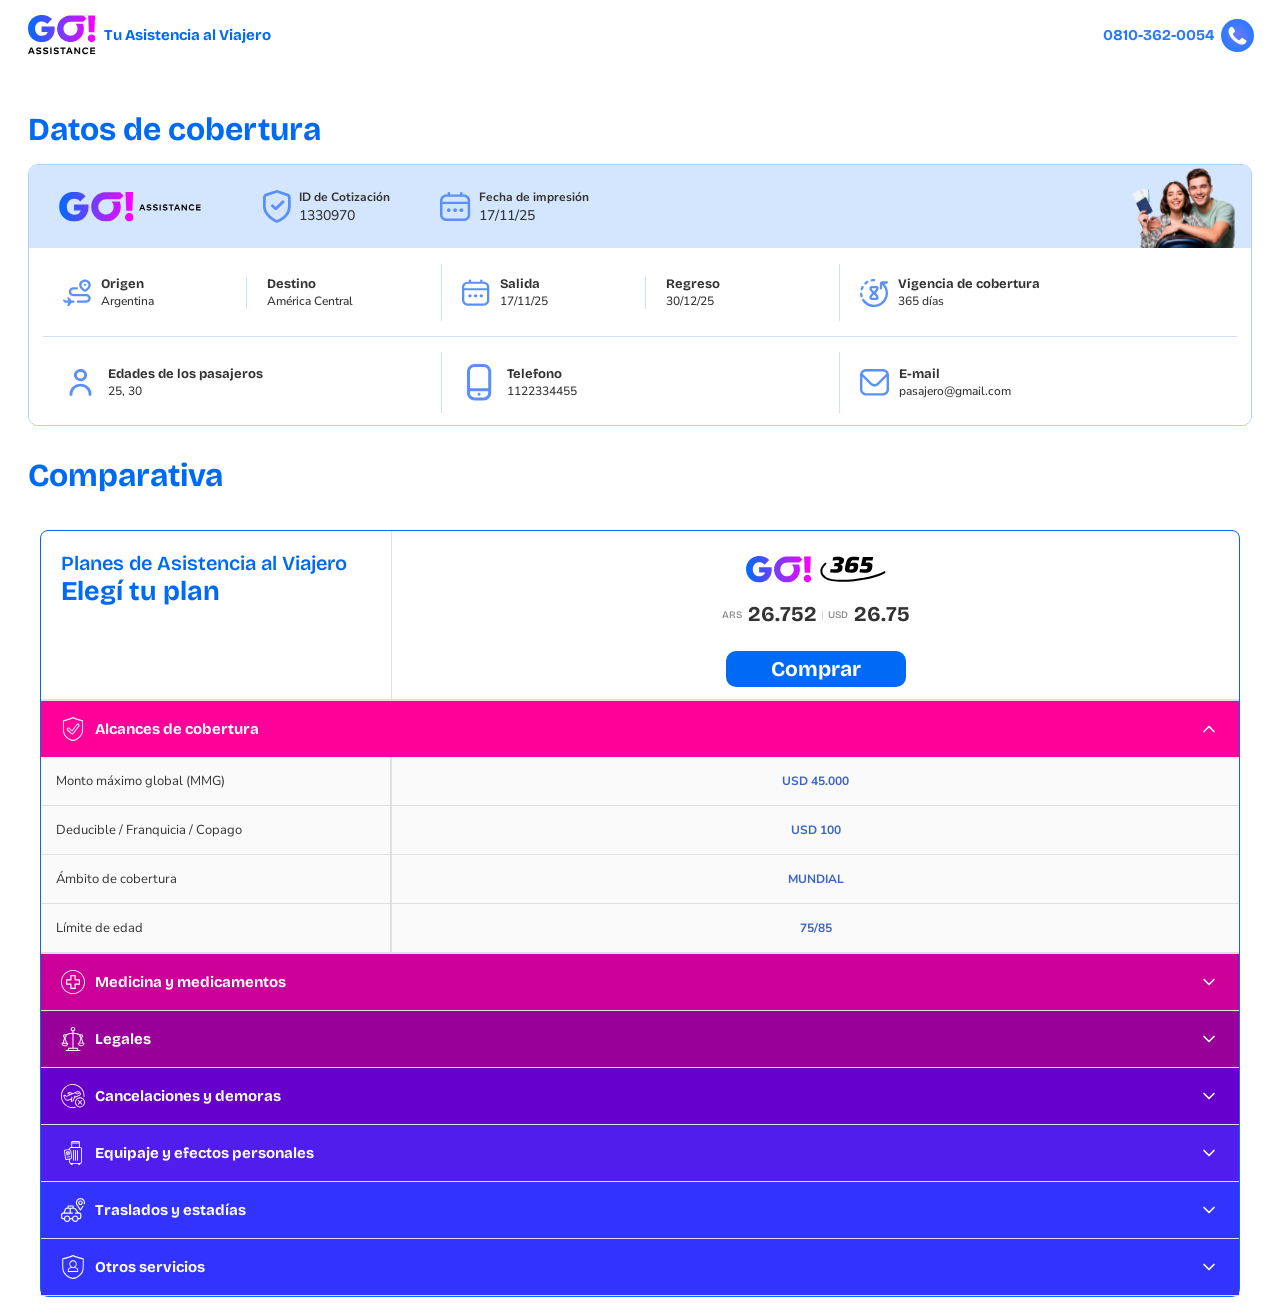
<file: comparativa-1-producto-pdf.html>
<!DOCTYPE html>
<html lang="es">

<head>
    <meta charset="utf-8">
    <meta http-equiv="X-UA-Compatible" content="IE=edge">
    <meta name="viewport" content="width=device-width, initial-scale=1, shrink-to-fit=no">
    <meta name="description" content="">
    <meta name="author" content="">
    <meta name="robots" content="noindex,nofollow">
    <title>GO! ASSISTANCE</title>
    <link rel="preconnect" href="https://fonts.googleapis.com">
    <link rel="preconnect" href="https://fonts.gstatic.com" crossorigin="">
    <link
        href="https://fonts.googleapis.com/css2?family=Bricolage+Grotesque:opsz,wdth,wght@12..96,75..100,200..800&family=Nunito+Sans:ital,opsz,wdth,wght,YTLC@0,6..12,75..125,200..1000,440..540;1,6..12,75..125,200..1000,440..540&display=swap"
        rel="stylesheet">
    <link rel="shortcut icon" href="https://www.goassistance.com/images/favicons-go.png">
    <link rel="stylesheet" href="css/style-comparativa.css">
</head>

<body>

    <!-- HEADER -->
    <div class="header">
        <div class="header-logo">
            <img src="images/logo-go-assistance-color-vertical.svg" alt="" height="40">
            <span class="header-tagline">Tu Asistencia al Viajero</span>
        </div>
        <a class="header-phone">
            <span>0810-362-0054</span>
            <span class="phone-icon">
                <img src="images/icono-telefono-header.svg" alt="">
            </span>
        </a>
    </div>

    <div class="page">

        <div class="page-container">
            <h2 class="plan-title">Datos de cobertura</h2>

            <!-- DATOS DEL VIAJE -->
            <div class="section-block">
                <!-- VOUCHER INFO BAR -->
                <div class="voucher-bar">
                    <div class="voucher-bar-logos">
                        <img src="images/logo-go-assistance-color-horizontal.svg" alt="" height="34">
                    </div>

                    <!-- ID EMISION -->
                    <div class="voucher-bar-field">
                        <img src="images/icono-voucher-id.svg" alt="" width="28">
                        <div>
                            <span class="voucher-bar-field-label">ID de Cotización</span>
                            <span class="voucher-bar-field-value">1330970</span>
                        </div>
                    </div>

                    <!-- Fecha de emisión -->
                    <div class="voucher-bar-field">
                        <img src="images/icono-calendario.svg" alt="">
                        <div>
                            <span class="voucher-bar-field-label">Fecha de impresión</span>
                            <span class="voucher-bar-field-value">17/11/25</span>
                        </div>
                    </div>

                    <img class="voucher-bar-couple" src="images/img-pareja-banner.svg"
                        onerror="this.style.display='none'" alt="pareja viajeros" height="80">
                </div>

                <div class="section-block-body">
                    <div class="info-grid">

                        <!-- Columna 1 -->
                        <div class="info-col">
                            <img src="images/icono-destino.svg" alt="" width="28" height="28">
                            <div class="info-group-texts">
                                <span class="info-label">Origen</span>
                                <span class="info-value">Argentina</span>
                            </div>
                            <div class="vdivider"></div>
                            <div class="info-group-texts">
                                <span class="info-label">Destino</span>
                                <span class="info-value">América Central</span>
                            </div>
                        </div>

                        <!-- Columna 2 -->
                        <div class="info-col">
                            <img src="images/icono-calendario.svg" alt="" width="28" height="28">
                            <div class="info-group-texts">
                                <span class="info-label">Salida</span>
                                <span class="info-value">17/11/25</span>
                            </div>
                            <div class="vdivider"></div>
                            <div class="info-group-texts">
                                <span class="info-label">Regreso</span>
                                <span class="info-value">30/12/25</span>
                            </div>
                        </div>

                        <!-- Columna 3 -->
                        <div class="info-col">
                            <img src="images/icono-vigencia.svg" alt="" width="28" height="28">
                            <div class="info-group-texts">
                                <span class="info-label">Vigencia de cobertura</span>
                                <span class="info-value">365 días</span>
                            </div>
                        </div>

                        <!-- Separador entre filas -->
                        <div class="info-row-divider"></div>

                        <!-- Columna 1 fila 2 -->
                        <div class="info-col">
                            <img src="images/icono-pasajero.svg" alt="" width="35">
                            <div class="info-group-texts">
                                <span class="info-label">Edades de los pasajeros</span>
                                <span class="info-value">25, 30</span>
                            </div>
                        </div>

                        <!-- Columna 2 fila 2 -->
                        <div class="info-col">
                            <img src="images/icono-telefono.svg" alt="" width="35">
                            <div class="info-group-texts">
                                <span class="info-label">Telefono</span>
                                <span class="info-value">1122334455</span>
                            </div>
                        </div>

                        <!-- Columna 3 fila 2 -->
                        <div class="info-col">
                            <img src="images/icono-email.svg" alt="">
                            <div class="info-group-texts">
                                <span class="info-label">E-mail</span>
                                <span class="info-value">pasajero@gmail.com</span>
                            </div>
                        </div>

                    </div>
                </div>
            </div>

            <!-- BENEFICIOS DEL PLAN -->
            <h2 class="plan-title">Comparativa</h2>


        </div>
    </div>

    <div class="container-table cols-1">
        <!-- Header con logos de planes -->
        <div class="plans-header">
            <div class="empty-cell">
                <p>Planes de Asistencia al Viajero</p>
                <span>Elegí tu plan</span>
            </div>
            <div class="plan-logo">
                <img src="images/logo-go-365-color-horizontal.svg" alt="GO! 365">
                <div class="plan-price-block">
                    <div class="plan-price-currencies">
                        <span class="price-ars"><span class="currency-label">ARS</span> 26.752</span>
                        <span class="price-divider">|</span>
                        <span class="price-usd"><span class="currency-label">USD</span> 26.75</span>
                    </div>
                    <button class="btn-comprar">Comprar</button>
                </div>
            </div>

        </div>

        <!-- Coberturas -->

        <details class="collapsible-section" open="">
            <summary class="section-header coverage" id="coverage-section">
                <div class="section-title">
                    <img src="images/GO-icon-item.alcances.svg" alt="Cobertura" aria-hidden="true">
                    Alcances de cobertura
                </div>
                <svg class="chevron-icon" viewBox="0 0 24 24" fill="none" stroke="white" stroke-width="2"
                    aria-hidden="true">
                    <path d="M6 9l6 6 6-6" stroke-linecap="round" stroke-linejoin="round"></path>
                </svg>
            </summary>
            <div class="section-content">
                <div class="content-row">
                    <div class="row-label">Monto máximo global (MMG)</div>
                    <div class="row-cell">USD 45.000</div>


                </div>

                <div class="content-row">
                    <div class="row-label">Deducible / Franquicia / Copago
                    </div>
                    <div class="row-cell">USD 100</div>


                </div>

                <div class="content-row">
                    <div class="row-label">Ámbito de cobertura
                    </div>
                    <div class="row-cell">MUNDIAL</div>


                </div>

                <div class="content-row">
                    <div class="row-label">Límite de edad
                    </div>
                    <div class="row-cell">75/85</div>


                </div>
            </div>
        </details>

        <!-- Medicina y medicamentos -->
        <details class="collapsible-section">
            <summary class="section-header medicine">
                <div class="section-title">
                    <img src="images/GO-icon-item.medicina.svg" alt="Medicina y medicamentos" aria-hidden="true">
                    Medicina y medicamentos
                </div>
                <svg class="chevron-icon" viewBox="0 0 24 24" fill="none" stroke="white" stroke-width="2"
                    aria-hidden="true">
                    <path d="M6 9l6 6 6-6" stroke-linecap="round" stroke-linejoin="round"></path>
                </svg>
            </summary>
            <div class="section-content">

                <div class="content-row">
                    <div class="row-label">Asistencia médica en caso de accidente
                    </div>
                    <div class="row-cell">USD 45.000</div>


                </div>

                <div class="content-row">
                    <div class="row-label">Asistencia médica en caso de enfermedad no preexistente
                    </div>
                    <div class="row-cell">USD 45.000</div>


                </div>

                <div class="content-row">
                    <div class="row-label">Asistencia Médica solo por emergencias en caso de enfermedades
                        preexistentes
                    </div>
                    <div class="row-cell">USD 350</div>
 

                </div>

                <div class="content-row">
                    <div class="row-label">Asistencia clínica COVID-19</div>
                    <div class="row-cell"><span class="checkmark" aria-label="Incluido">✓</span></div>


                </div>

                <div class="content-row">
                    <div class="row-label">Asistencia médica en caso de Accidente en Evento Múltiple
                    </div>
                    <div class="row-cell">USD 45.000</div>
    
                     </div>

                        <div class="content-row">
                            <div class="row-label">Asistencia médica por embarazo (hasta semana 26)
                            </div>
                            <div class="row-cell">USD 500</div>


                        </div>

                        <div class="content-row">
                            <div class="row-label">Odontología de urgencia
                            </div>
                            <div class="row-cell">USD 300</div>


                        </div>

                        <div class="content-row">
                            <div class="row-label">Medicamentos ambulatorios

                            </div>
                            <div class="row-cell">USD 300</div>
    

                        </div>

                        <div class="content-row">
                            <div class="row-label">Medicamentos por hospitalización

                            </div>
                            <div class="row-cell">USD 500</div>


                        </div>

                        <div class="content-row">
                            <div class="row-label">Gastos de hotel por convalecencia

                            </div>
                            <div class="row-cell">USD 300</div>


                        </div>
                        <div class="content-row">
                            <div class="row-label">Invalidez total y permanente</div>
                            <div class="row-cell">Hasta el monto máximo global</div>

                        </div>
                        <div class="content-row">
                            <div class="row-label">Dr.Online</div>
                            <div class="row-cell"><span class="checkmark" aria-label="Incluido">✓</span></div>


                        </div>
                </div>

        </details>

        <!-- Legales -->
        <details class="collapsible-section">
            <summary class="section-header legal" id="legal-section">
                <div class="section-title">
                    <img src="images/GO-icon-item.legales.svg" alt="" aria-hidden="true">
                    Legales
                </div>
                <svg class="chevron-icon" viewBox="0 0 24 24" fill="none" stroke="white" stroke-width="2"
                    aria-hidden="true">
                    <path d="M6 9l6 6 6-6" stroke-linecap="round" stroke-linejoin="round"></path>
                </svg>
            </summary>
            <div class="section-content">
                <div class="content-row">
                    <div class="row-label">Asistencia legal por accidente de tránsito
                    </div>
                    <div class="row-cell">USD 1.000</div>


                </div>

                <div class="content-row">
                    <div class="row-label">Asistencia Legal por Usurpación de Domicilio
                    </div>
                    <div class="row-cell">USD 100</div>


                </div>

                <div class="content-row">
                    <div class="row-label">Asistencia Legal para Defensa Penal
                    </div>
                    <div class="row-cell">USD 100</div>


                </div>
                <div class="content-row">
                    <div class="row-label">Responsabilidad civil</div>
                    <div class="row-cell">USD 1.000</div>


                </div>
            </div>
        </details>

        <!-- Cancelaciones y demoras (Collapsible) -->
        <details class="collapsible-section">
            <summary class="section-header cancellations">
                <div class="section-title">
                    <img src="images/GO-icon-item.cancelaciones.svg" alt="" aria-hidden="true">
                    Cancelaciones y demoras
                </div>
                <svg class="chevron-icon" viewBox="0 0 24 24" fill="none" stroke="white" stroke-width="2"
                    aria-hidden="true">
                    <path d="M6 9l6 6 6-6" stroke-linecap="round" stroke-linejoin="round"></path>
                </svg>
            </summary>
            <div class="section-content">
                <div class="content-row">
                    <div class="row-label">Penalidades de TKT por cambios en viaje de regreso (anticipado o
                        retrasado)
                    </div>
                    <div class="row-cell">USD 100</div>


                </div>

                <div class="content-row">
                    <div class="row-label">Reembolso de gastos por transporte demorado o cancelado
                    </div>
                    <div class="row-cell">USD 100</div>



                </div>

                <div class="content-row">
                    <div class="row-label">Reembolso de entradas a espectáculos y/o eventos deportivos
                    </div>

                    <div class="row-cell">USD 100</div>
                </div>
            </div>
        </details>

        <!-- Equipaje (Collapsible) -->
        <details class="collapsible-section">
            <summary class="section-header baggage">
                <div class="section-title">
                    <img src="images/GO-icon-item.equipaje.svg" alt="" aria-hidden="true">
                    Equipaje y efectos personales
                </div>
                <svg class="chevron-icon" viewBox="0 0 24 24" fill="none" stroke="white" stroke-width="2"
                    aria-hidden="true">
                    <path d="M6 9l6 6 6-6" stroke-linecap="round" stroke-linejoin="round"></path>
                </svg>
            </summary>
            <div class="section-content">
                <div class="content-row">
                    <div class="row-label">Envío de objetos olvidados durante el viaje
                    </div>
                    <div class="row-cell">USD 50</div>
                </div>

                <div class="content-row">
                    <div class="row-label">Reposición de pasaporte o documentos de viaje
                    </div>
                    <div class="row-cell">USD 50</div>

                </div>

                <div class="content-row">
                    <div class="row-label">Localización de equipaje</div>
                    <div class="row-cell"><span class="checkmark" aria-label="Incluido">✓</span></div>

                </div>
                <div class="content-row">
                    <div class="row-label">Gastos por demora en entrega de equipaje
                    </div>
                    <div class="row-cell">USD 100</div>


                </div>
                <div class="content-row">
                    <div class="row-label">Compensación por pérdida de equipaje
                    </div>
                    <div class="row-cell">USD 500</div>


                </div>
                <div class="content-row">
                    <div class="row-label">Robo de equipaje en vía pública
                    </div>
                    <div class="row-cell">USD 50</div>


                </div>
            </div>
        </details>

        <!-- Traslados y estadías (Collapsible) -->
        <details class="collapsible-section">
            <summary class="section-header other-services">
                <div class="section-title">
                    <img src="images/GO-icon-item.traslados.svg" alt="" aria-hidden="true">
                    Traslados y estadías
                </div>
                <svg class="chevron-icon" viewBox="0 0 24 24" fill="none" stroke="white" stroke-width="2"
                    aria-hidden="true">
                    <path d="M6 9l6 6 6-6" stroke-linecap="round" stroke-linejoin="round"></path>
                </svg>
            </summary>
            <div class="section-content">
                <div class="content-row">
                    <div class="row-label">Traslado de familiar por hospitalización
                    </div>
                    <div class="row-cell">USD 250</div>


                </div>

                <div class="content-row">
                    <div class="row-label">Gastos de hotel de familiar
                    </div>
                    <div class="row-cell">USD 150</div>


                </div>

                <div class="content-row">
                    <div class="row-label">Gastos de hotel por convalecencia
                    </div>
                    <div class="row-cell">USD 300</div>


                </div>

                <div class="content-row">
                    <div class="row-label">Traslado de ejecutivo reemplazante
                    </div>
                    <div class="row-cell"><span class="checkmark" aria-label="Incluido">✓</span></div>
                    <div class="row-cell"><span class="checkmark" aria-label="Incluido">✓</span></div>
                    <div class="row-cell"><span class="checkmark" aria-label="Incluido">✓</span></div>


                </div>
                <div class="content-row">
                    <div class="row-label">Acompañamiento de menores
                    </div>
                    <div class="row-cell">USD 250</div>


                </div>
                <div class="content-row">
                    <div class="row-label">Coordinación de traslados a aeropuerto
                    </div>
                    <div class="row-cell"><span class="crossmark" aria-label="No incluido">×</span></div>


                </div>
                <div class="content-row">
                    <div class="row-label">Traslados sanitarios
                    </div>
                    <div class="row-cell">USD 15.000</div>


                </div>
                <div class="content-row">
                    <div class="row-label">Repatriación sanitaria
                    </div>
                    <div class="row-cell">USD 35.000</div>


                </div>
                <div class="content-row">
                    <div class="row-label">Repatriación funeraria
                    </div>
                    <div class="row-cell">USD 35.000</div>
      

                </div>
                <div class="content-row">
                    <div class="row-label">Repatriación por quiebra de aerolínea
                    </div>
                    <div class="row-cell"><span class="crossmark" aria-label="No incluido">×</span></div>

                </div>
            </div>
        </details>

        <!-- Otros Servicios (Collapsible) -->
        <details class="collapsible-section">
            <summary class="section-header other-services">
                <div class="section-title">
                    <img src="images/GO-icon-item.servicios.svg" alt="" aria-hidden="true">
                    Otros servicios
                </div>
                <svg class="chevron-icon" viewBox="0 0 24 24" fill="none" stroke="white" stroke-width="2"
                    aria-hidden="true">
                    <path d="M6 9l6 6 6-6" stroke-linecap="round" stroke-linejoin="round"></path>
                </svg>
            </summary>
            <div class="section-content">
                <div class="content-row">
                    <div class="row-label">Transferencia de fondos ante emergencias</div>
                    <div class="row-cell">USD 5.000</div>


                </div>

                <div class="content-row">
                    <div class="row-label">Transferencia de fondos para fianza por accidentes</div>
                    <div class="row-cell">USD 5.000</div>
        

                </div>

                <div class="content-row">
                    <div class="row-label">Servicio de Concierge</div>
                    <div class="row-cell"><span class="checkmark" aria-label="Incluido">✓</span></div>
  

                </div>

                <div class="content-row">
                    <div class="row-label">Seguridad privada</div>
                    <div class="row-cell"><span class="crossmark" aria-label="No Incluido">×</span></div>


                </div>

                <div class="content-row">
                    <div class="row-label">Asistente personal</div>
                    <div class="row-cell"><span class="checkmark" aria-label="Incluido">✓</span></div>


                </div>

                <div class="content-row">
                    <div class="row-label">Personal shopper</div>
                    <div class="row-cell"><span class="crossmark" aria-label="No Incluido">×</span></div>


                </div>
                <div class="content-row">
                    <div class="row-label">Práctica recreativa de deportes y en competencia para amateurs
                    </div>
                    <div class="row-cell">USD 500</div>


                </div>
                <div class="content-row">
                    <div class="row-label">Pet Assistance
                    </div>
                    <div class="row-cell"><span class="crossmark" aria-label="No Incluido">×</span></div>


                </div>
            </div>
        </details>
    </div>

</body>

</html>
</file>
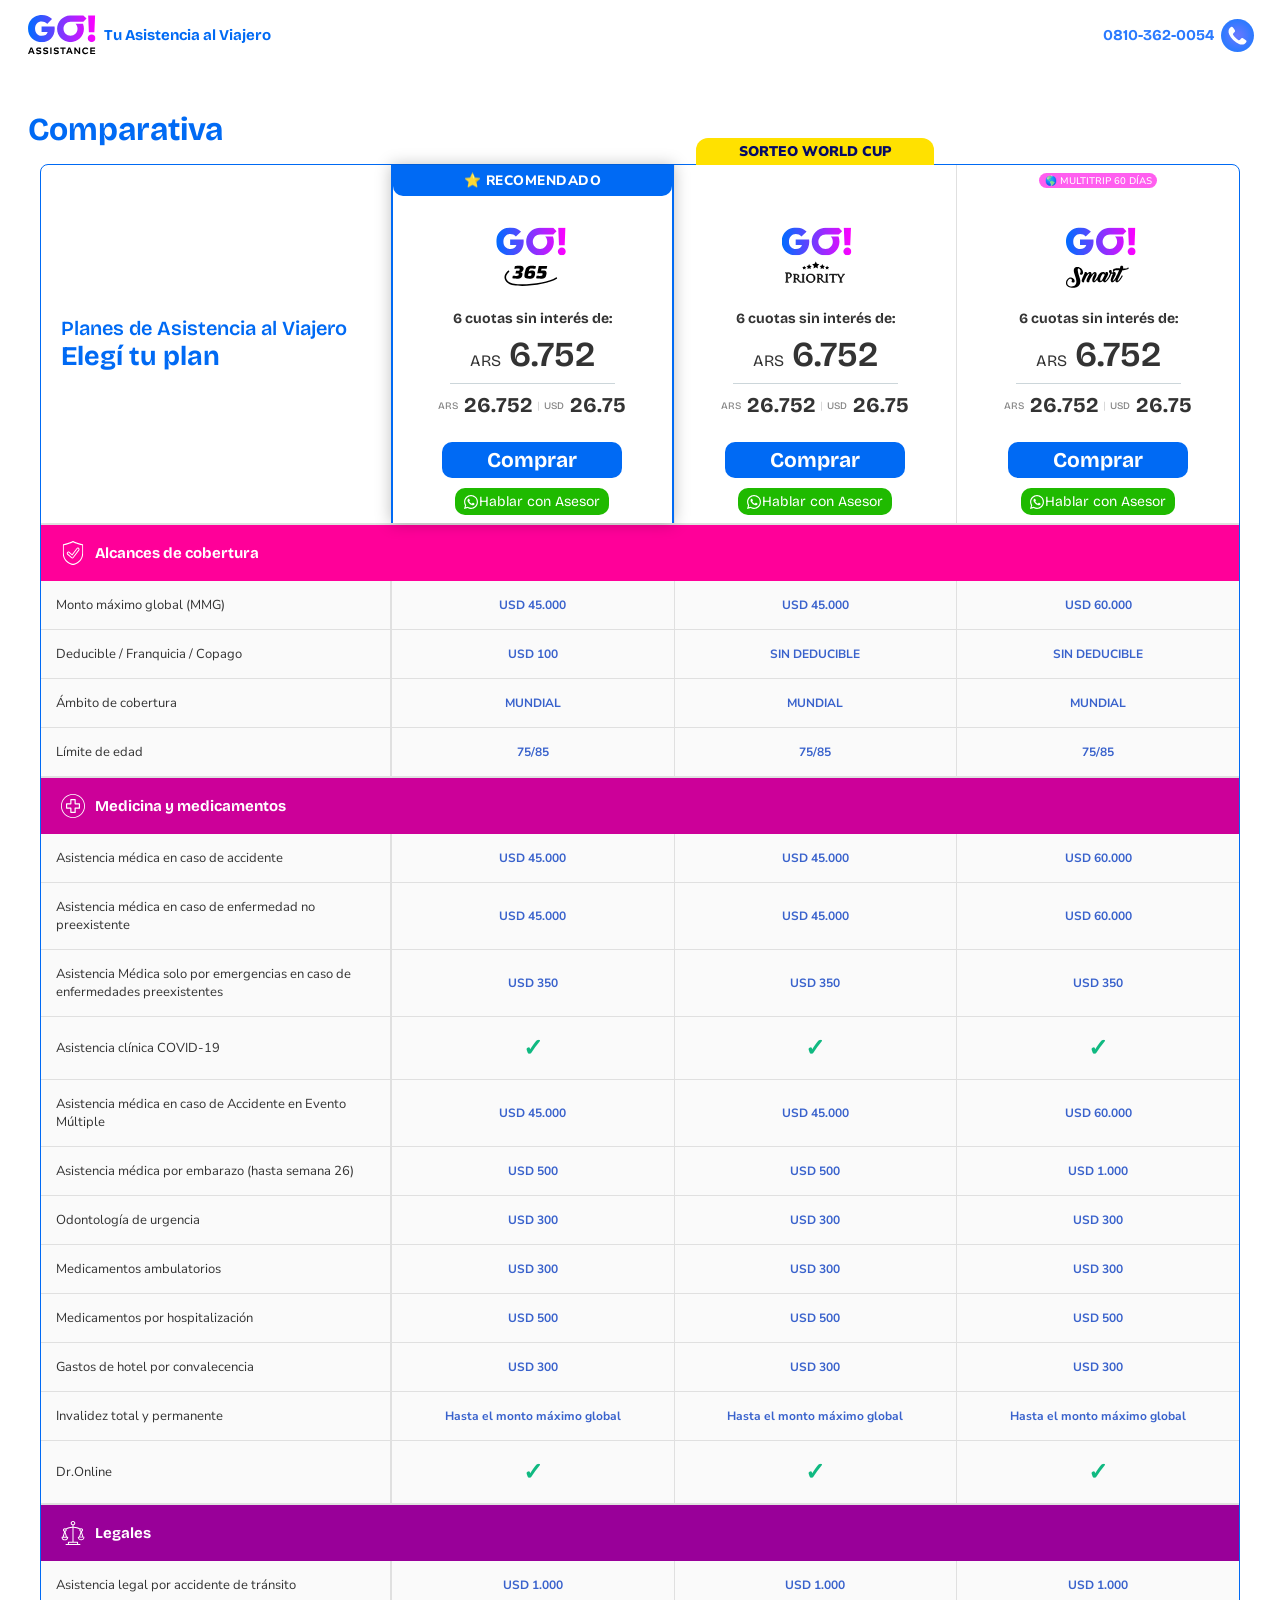
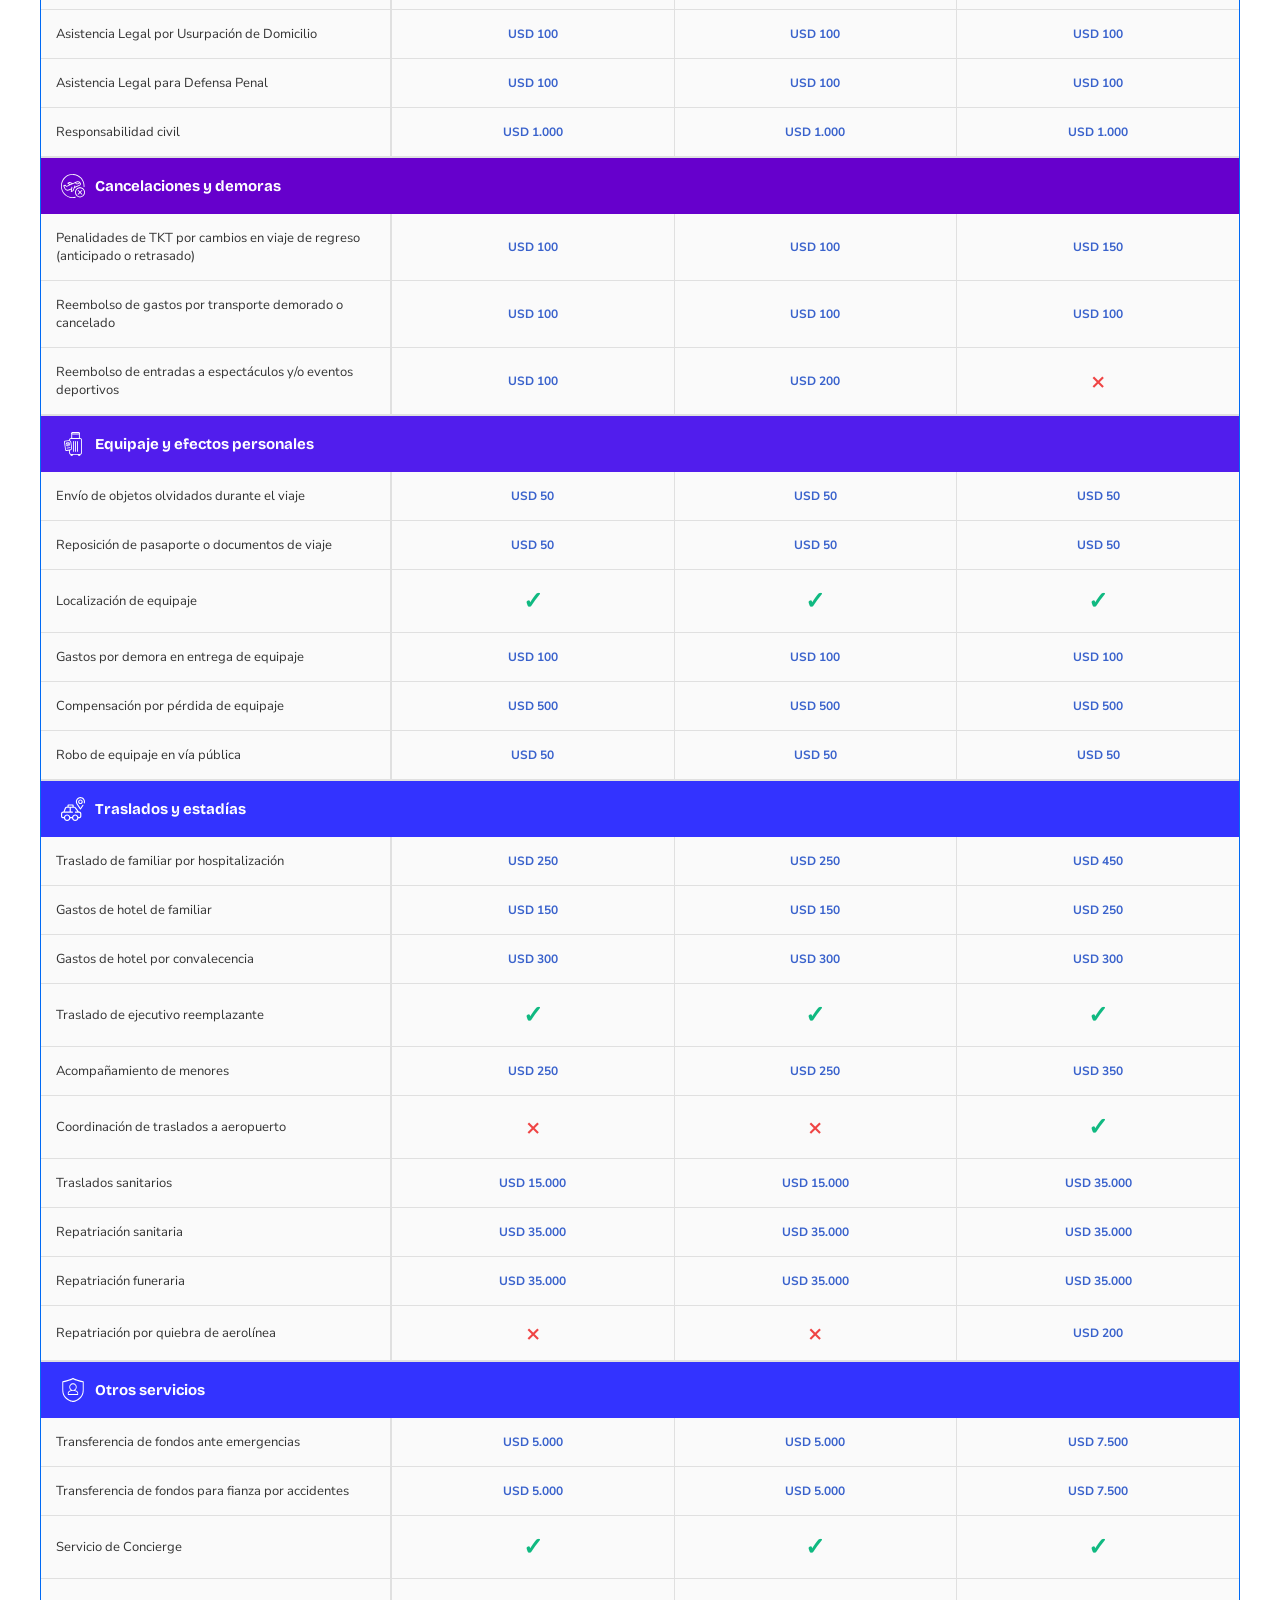
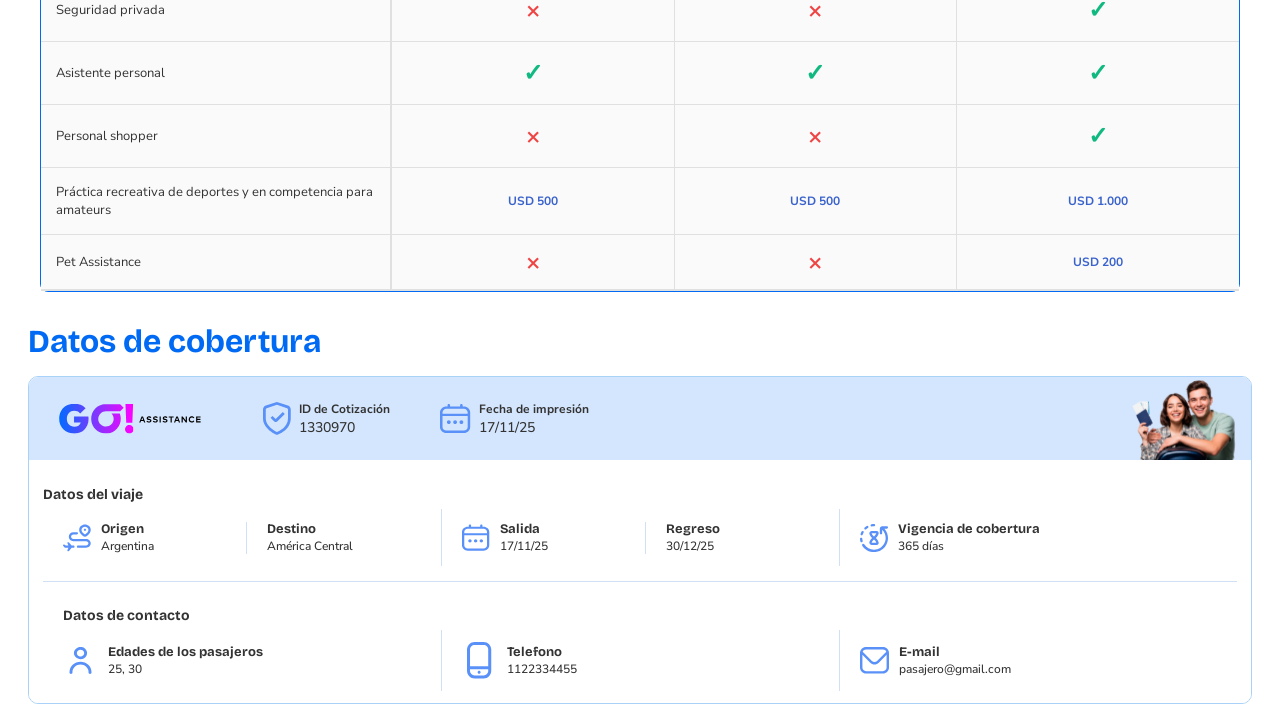
<file: comparativa-productos-pdf-2.html>
<!DOCTYPE html>
<html lang="es">

<head>
    <meta charset="utf-8">
    <meta http-equiv="X-UA-Compatible" content="IE=edge">
    <meta name="viewport" content="width=device-width, initial-scale=1, shrink-to-fit=no">
    <meta name="description" content="">
    <meta name="author" content="">
    <meta name="robots" content="noindex,nofollow">
    <title>GO! ASSISTANCE</title>
    <link rel="preconnect" href="https://fonts.googleapis.com">
    <link rel="preconnect" href="https://fonts.gstatic.com" crossorigin="">
    <link href="https://fonts.googleapis.com/css2?family=Bricolage+Grotesque:opsz,wdth,wght@12..96,75..100,200..800&family=Nunito+Sans:ital,opsz,wdth,wght,YTLC@0,6..12,75..125,200..1000,440..540;1,6..12,75..125,200..1000,440..540&display=swap" rel="stylesheet">
    <link rel="shortcut icon" href="https://www.goassistance.com/images/favicons-go.png">
    <style>
        *, *::before, *::after { box-sizing: border-box; margin: 0; padding: 0; }
        html, body { background: #ffffff; }
        @media (min-width: 992px) {
            .container-table.cols-3 .plans-header,
            .container-table.cols-3 .content-row { grid-template-columns: 350px repeat(3, 1fr); }
            .plans-header, .content-row { border-bottom: 2px solid #e0e0e0; display: grid; }
            .content-row { border-bottom: 1px solid #e0e0e0; }
            .content-row:hover { background: #f9f9f9; }
        }
    </style>
</head>

<body style="background:#ffffff; font-family:'Nunito Sans',sans-serif;">

    <!-- HEADER -->
    <div style="display:flex; align-items:center; justify-content:space-between; width:100%; padding:15px 28px;">
        <div style="display:flex; align-items:center; gap:8px;">
            <img src="images/logo-go-assistance-color-vertical.svg" alt="" height="40" style="height:40px; width:auto;">
            <span style="font-family:'Bricolage Grotesque',sans-serif; font-size:15px; font-weight:700; color:#006AF4;">Tu Asistencia al Viajero</span>
        </div>
        <a style="display:flex; align-items:center; gap:8px; font-family:'Bricolage Grotesque',sans-serif; font-size:15px; font-weight:700; color:#2A7AFF; text-decoration:none;">
            <span>0810-362-0054</span>
            <span style="width:30px; height:30px; background-color:#006AF4; border-radius:50%; display:flex; align-items:center; justify-content:center; -webkit-print-color-adjust:exact; print-color-adjust:exact;">
                <img src="images/icono-telefono-header.svg" alt="">
            </span>
        </a>
    </div>

    <div style="background:#ffffff; padding:10px 28px;">

        <!-- COMPARATIVA -->
        <h2 style="font-family:'Bricolage Grotesque',sans-serif; font-size:32px; font-weight:700; color:#006AF4; margin-bottom:15px; margin-top:30px;">Comparativa</h2>

        <div class="container-table cols-3" style="border:0.5px solid #006AF4; border-radius:8px; max-width:1200px; margin:10px auto;">

            <!-- Plans Header -->
            <div class="plans-header" style="border-bottom:2px solid #e0e0e0; display:grid; grid-template-columns:350px repeat(3,1fr);">

                <div style="padding:20px; align-content: center;">
                    <p style="font-family:'Bricolage Grotesque',sans-serif; font-weight:600; font-size:20px; color:#006AF4;">Planes de Asistencia al Viajero</p>
                    <span style="font-family:'Bricolage Grotesque',sans-serif; font-weight:700; font-size:27px; color:#006AF4;">Elegí tu plan</span>
                </div>

                <!-- RECOMENDADO -->
                <div style="text-align:center; border-left:2px solid #006AF4; border-right:2px solid #006AF4; display:flex; align-items:center; justify-content:flex-end; flex-direction:column; overflow:visible; position:relative; height:max-content; box-shadow:0px 0px 15px 0px #00000040;">
                    <div style="width:100%; height:31px; display:flex; align-items:center; justify-content:center; flex-shrink:0;">
                        <div style="background-color:#006AF4; color:#ffffff; font-weight:800; font-family:'Nunito Sans',sans-serif; font-size:0.85rem; text-align:center; padding:6px 12px; letter-spacing:0.5px; width:100%; height:100%; display:flex; align-items:center; justify-content:center; border-radius:0 0 10px 10px; -webkit-print-color-adjust:exact; print-color-adjust:exact;">⭐ RECOMENDADO</div>
                    </div>
                    <img src="images/logo-go-365-color-vertical.svg" alt="GO! 365" style="width:140px; height:auto; max-height:73px; margin-top:25px; margin-bottom:10px;">
                    <div style="display:flex; flex-direction:column; align-items:center; gap:6px; width:100%; padding:6px 4px 8px;">
                        <div style="font-family:'Bricolage Grotesque',sans-serif; font-weight:700; font-size:14px; color:#333333;">6 cuotas sin interés de:</div>
                        <div style="font-family:'Bricolage Grotesque',sans-serif; font-weight:600; font-size:35px; color:#333333; padding:0 20px 8px; border-bottom:1px solid #CCD6DA;"><span style="font-family:'Bricolage Grotesque',sans-serif; font-size:16px; font-weight:400; color:#333333;">ARS</span> 6.752</div>
                        <div style="display:flex; align-items:center; justify-content:center; gap:4px; font-family:'Bricolage Grotesque',sans-serif; line-height:1; margin-bottom:20px; margin-top:5px;">
                            <span style="font-size:21px; font-weight:700; color:#333333;"><span style="font-size:10px; font-weight:500; color:#888888; text-transform:uppercase; vertical-align:middle; margin-right:1px;">ARS</span> 26.752</span>
                            <span style="font-size:11px; color:#cccccc; font-weight:300;">|</span>
                            <span style="font-size:21px; font-weight:700; color:#333333;"><span style="font-size:10px; font-weight:500; color:#888888; text-transform:uppercase; vertical-align:middle; margin-right:1px;">USD</span> 26.75</span>
                        </div>
                        <button style="width:180px; padding:5px 4px; background:#006AF4; color:#ffffff; border:none; border-radius:10px; font-family:'Bricolage Grotesque',sans-serif; font-size:21px; font-weight:700; cursor:pointer; white-space:nowrap; margin-bottom:4px;">Comprar</button>
                        <button style="width:154px; padding:5px 4px; background:#1FBA00; color:#fff; border:none; border-radius:10px; font-family:'Bricolage Grotesque',sans-serif; font-size:14px; font-weight:400; cursor:pointer; white-space:nowrap;"><img src="images/icono-whatsapp-asesor.svg" style="width:15px; margin:0; vertical-align:middle;">Hablar con Asesor</button>
                    </div>
                </div>

                <!-- SORTEO WORLD CUP -->
                <div style="text-align:center; border-left:1px solid #e0e0e0; display:flex; align-items:center; justify-content:flex-end; flex-direction:column; overflow:visible; position:relative; height:max-content;">
                    <div style="width:100%; height:31px; display:flex; align-items:center; justify-content:center; flex-shrink:0; position:relative; overflow:visible;">
                        <div style="position:absolute; top:-27px; left:50%; transform:translateX(-50%); background-color:#FFE100; color:#050A65; padding:4px 43px; border-radius:12px 12px 0 0; font-weight:900; font-family:'Nunito Sans',sans-serif; font-size:14px; white-space:nowrap; text-transform:uppercase; -webkit-print-color-adjust:exact; print-color-adjust:exact;">SORTEO WORLD CUP</div>
                    </div>
                    <img src="images/logo-go-priority-color-vertical.svg" alt="GO! PRIORITY" style="width:140px; height:auto; max-height:73px; margin-top:25px; margin-bottom:10px;">
                    <div style="display:flex; flex-direction:column; align-items:center; gap:6px; width:100%; padding:6px 4px 8px;">
                        <div style="font-family:'Bricolage Grotesque',sans-serif; font-weight:700; font-size:14px; color:#333333;">6 cuotas sin interés de:</div>
                        <div style="font-family:'Bricolage Grotesque',sans-serif; font-weight:600; font-size:35px; color:#333333; padding:0 20px 8px; border-bottom:1px solid #CCD6DA;"><span style="font-family:'Bricolage Grotesque',sans-serif; font-size:16px; font-weight:400; color:#333333;">ARS</span> 6.752</div>
                        <div style="display:flex; align-items:center; justify-content:center; gap:4px; font-family:'Bricolage Grotesque',sans-serif; line-height:1; margin-bottom:20px; margin-top:5px;">
                            <span style="font-size:21px; font-weight:700; color:#333333;"><span style="font-size:10px; font-weight:500; color:#888888; text-transform:uppercase; vertical-align:middle; margin-right:1px;">ARS</span> 26.752</span>
                            <span style="font-size:11px; color:#cccccc; font-weight:300;">|</span>
                            <span style="font-size:21px; font-weight:700; color:#333333;"><span style="font-size:10px; font-weight:500; color:#888888; text-transform:uppercase; vertical-align:middle; margin-right:1px;">USD</span> 26.75</span>
                        </div>
                        <button style="width:180px; padding:5px 4px; background:#006AF4; color:#ffffff; border:none; border-radius:10px; font-family:'Bricolage Grotesque',sans-serif; font-size:21px; font-weight:700; cursor:pointer; white-space:nowrap; margin-bottom:4px;">Comprar</button>
                        <button style="width:154px; padding:5px 4px; background:#1FBA00; color:#fff; border:none; border-radius:10px; font-family:'Bricolage Grotesque',sans-serif; font-size:14px; font-weight:400; cursor:pointer; white-space:nowrap;"><img src="images/icono-whatsapp-asesor.svg" style="width:15px; margin:0; vertical-align:middle;">Hablar con Asesor</button>
                    </div>
                </div>

                <!-- MULTITRIP -->
                <div style="text-align:center; border-left:1px solid #e0e0e0; display:flex; align-items:center; justify-content:flex-end; flex-direction:column; overflow:visible; position:relative; height:max-content;">
                    <div style="width:100%; height:31px; display:flex; align-items:center; justify-content:center; flex-shrink:0;">
                        <div style="background-color:#FF5EEF; color:#ffffff; padding:1px 7px; margin-bottom:10px; border-radius:12px; font-weight:500; font-family:'Nunito Sans',sans-serif; font-size:8px; white-space:nowrap; text-transform:uppercase; display:flex; align-items:center; gap:5px; width:118px; margin:11px auto; justify-content:center; font-size:0.6rem; -webkit-print-color-adjust:exact; print-color-adjust:exact;" aria-label="Plan multiviaje">🌎 MULTITRIP 60 DÍAS</div>
                    </div>
                    <img src="images/logo-go-smart-color-vertical.svg" alt="GO! Nacional" style="width:140px; height:auto; max-height:73px; margin-top:25px; margin-bottom:10px;">
                    <div style="display:flex; flex-direction:column; align-items:center; gap:6px; width:100%; padding:6px 4px 8px;">
                        <div style="font-family:'Bricolage Grotesque',sans-serif; font-weight:700; font-size:14px; color:#333333;">6 cuotas sin interés de:</div>
                        <div style="font-family:'Bricolage Grotesque',sans-serif; font-weight:600; font-size:35px; color:#333333; padding:0 20px 8px; border-bottom:1px solid #CCD6DA;"><span style="font-family:'Bricolage Grotesque',sans-serif; font-size:16px; font-weight:400; color:#333333;">ARS</span> 6.752</div>
                        <div style="display:flex; align-items:center; justify-content:center; gap:4px; font-family:'Bricolage Grotesque',sans-serif; line-height:1; margin-bottom:20px; margin-top:5px;">
                            <span style="font-size:21px; font-weight:700; color:#333333;"><span style="font-size:10px; font-weight:500; color:#888888; text-transform:uppercase; vertical-align:middle; margin-right:1px;">ARS</span> 26.752</span>
                            <span style="font-size:11px; color:#cccccc; font-weight:300;">|</span>
                            <span style="font-size:21px; font-weight:700; color:#333333;"><span style="font-size:10px; font-weight:500; color:#888888; text-transform:uppercase; vertical-align:middle; margin-right:1px;">USD</span> 26.75</span>
                        </div>
                        <button style="width:180px; padding:5px 4px; background:#006AF4; color:#ffffff; border:none; border-radius:10px; font-family:'Bricolage Grotesque',sans-serif; font-size:21px; font-weight:700; cursor:pointer; white-space:nowrap; margin-bottom:4px;">Comprar</button>
                        <button style="width:154px; padding:5px 4px; background:#1FBA00; color:#fff; border:none; border-radius:10px; font-family:'Bricolage Grotesque',sans-serif; font-size:14px; font-weight:400; cursor:pointer; white-space:nowrap;"><img src="images/icono-whatsapp-asesor.svg" style="width:15px; margin:0; vertical-align:middle;">Hablar con Asesor</button>
                    </div>
                </div>
            </div>

            <!-- ── ALCANCES DE COBERTURA ── -->
            <div style="border-bottom:1px solid #e0e0e0;">
                <div style="background:#FF0099; color:white; padding:16px 20px; display:flex; align-items:center; justify-content:space-between; -webkit-print-color-adjust:exact; print-color-adjust:exact;">
                    <div style="display:flex; align-items:center; gap:10px; font-size:15px; font-weight:700; font-family:'Bricolage Grotesque',sans-serif;">
                        <img src="images/GO-icon-item.alcances.svg" alt="Cobertura" aria-hidden="true" style="width:24px; height:24px;">
                        Alcances de cobertura
                    </div>
                </div>
                <div style="background:#fafafa; font-family:'Nunito Sans',sans-serif; font-size:14px;">
                    <!-- row -->
                    <div class="content-row" style="display:grid; grid-template-columns:350px repeat(3,1fr); border-bottom:1px solid #e0e0e0;">
                        <div style="padding:15px; font-size:13px; color:#333333; border-right:1px solid #e0e0e0; display:flex; align-items:center;">Monto máximo global (MMG)</div>
                        <div style="padding:15px 10px; text-align:center; border-left:1px solid #e0e0e0; display:flex; align-items:center; justify-content:center; font-size:12px; color:#3962CC; font-weight:700;">USD 45.000</div>
                        <div style="padding:15px 10px; text-align:center; border-left:1px solid #e0e0e0; display:flex; align-items:center; justify-content:center; font-size:12px; color:#3962CC; font-weight:700;">USD 45.000</div>
                        <div style="padding:15px 10px; text-align:center; border-left:1px solid #e0e0e0; display:flex; align-items:center; justify-content:center; font-size:12px; color:#3962CC; font-weight:700;">USD 60.000</div>
                    </div>
                    <div class="content-row" style="display:grid; grid-template-columns:350px repeat(3,1fr); border-bottom:1px solid #e0e0e0;">
                        <div style="padding:15px; font-size:13px; color:#333333; border-right:1px solid #e0e0e0; display:flex; align-items:center;">Deducible / Franquicia / Copago</div>
                        <div style="padding:15px 10px; text-align:center; border-left:1px solid #e0e0e0; display:flex; align-items:center; justify-content:center; font-size:12px; color:#3962CC; font-weight:700;">USD 100</div>
                        <div style="padding:15px 10px; text-align:center; border-left:1px solid #e0e0e0; display:flex; align-items:center; justify-content:center; font-size:12px; color:#3962CC; font-weight:700;">SIN DEDUCIBLE</div>
                        <div style="padding:15px 10px; text-align:center; border-left:1px solid #e0e0e0; display:flex; align-items:center; justify-content:center; font-size:12px; color:#3962CC; font-weight:700;">SIN DEDUCIBLE</div>
                    </div>
                    <div class="content-row" style="display:grid; grid-template-columns:350px repeat(3,1fr); border-bottom:1px solid #e0e0e0;">
                        <div style="padding:15px; font-size:13px; color:#333333; border-right:1px solid #e0e0e0; display:flex; align-items:center;">Ámbito de cobertura</div>
                        <div style="padding:15px 10px; text-align:center; border-left:1px solid #e0e0e0; display:flex; align-items:center; justify-content:center; font-size:12px; color:#3962CC; font-weight:700;">MUNDIAL</div>
                        <div style="padding:15px 10px; text-align:center; border-left:1px solid #e0e0e0; display:flex; align-items:center; justify-content:center; font-size:12px; color:#3962CC; font-weight:700;">MUNDIAL</div>
                        <div style="padding:15px 10px; text-align:center; border-left:1px solid #e0e0e0; display:flex; align-items:center; justify-content:center; font-size:12px; color:#3962CC; font-weight:700;">MUNDIAL</div>
                    </div>
                    <div class="content-row" style="display:grid; grid-template-columns:350px repeat(3,1fr); border-bottom:1px solid #e0e0e0;">
                        <div style="padding:15px; font-size:13px; color:#333333; border-right:1px solid #e0e0e0; display:flex; align-items:center;">Límite de edad</div>
                        <div style="padding:15px 10px; text-align:center; border-left:1px solid #e0e0e0; display:flex; align-items:center; justify-content:center; font-size:12px; color:#3962CC; font-weight:700;">75/85</div>
                        <div style="padding:15px 10px; text-align:center; border-left:1px solid #e0e0e0; display:flex; align-items:center; justify-content:center; font-size:12px; color:#3962CC; font-weight:700;">75/85</div>
                        <div style="padding:15px 10px; text-align:center; border-left:1px solid #e0e0e0; display:flex; align-items:center; justify-content:center; font-size:12px; color:#3962CC; font-weight:700;">75/85</div>
                    </div>
                </div>
            </div>

            <!-- ── MEDICINA Y MEDICAMENTOS ── -->
            <div style="border-bottom:1px solid #e0e0e0;">
                <div style="background:#CC0099; color:white; padding:16px 20px; display:flex; align-items:center; justify-content:space-between; -webkit-print-color-adjust:exact; print-color-adjust:exact;">
                    <div style="display:flex; align-items:center; gap:10px; font-size:15px; font-weight:700; font-family:'Bricolage Grotesque',sans-serif;">
                        <img src="images/GO-icon-item.medicina.svg" alt="Medicina y medicamentos" aria-hidden="true" style="width:24px; height:24px;">
                        Medicina y medicamentos
                    </div>
                </div>
                <div style="background:#fafafa; font-family:'Nunito Sans',sans-serif; font-size:14px;">
                    <div class="content-row" style="display:grid; grid-template-columns:350px repeat(3,1fr); border-bottom:1px solid #e0e0e0;">
                        <div style="padding:15px; font-size:13px; color:#333333; border-right:1px solid #e0e0e0; display:flex; align-items:center;">Asistencia médica en caso de accidente</div>
                        <div style="padding:15px 10px; text-align:center; border-left:1px solid #e0e0e0; display:flex; align-items:center; justify-content:center; font-size:12px; color:#3962CC; font-weight:700;">USD 45.000</div>
                        <div style="padding:15px 10px; text-align:center; border-left:1px solid #e0e0e0; display:flex; align-items:center; justify-content:center; font-size:12px; color:#3962CC; font-weight:700;">USD 45.000</div>
                        <div style="padding:15px 10px; text-align:center; border-left:1px solid #e0e0e0; display:flex; align-items:center; justify-content:center; font-size:12px; color:#3962CC; font-weight:700;">USD 60.000</div>
                    </div>
                    <div class="content-row" style="display:grid; grid-template-columns:350px repeat(3,1fr); border-bottom:1px solid #e0e0e0;">
                        <div style="padding:15px; font-size:13px; color:#333333; border-right:1px solid #e0e0e0; display:flex; align-items:center;">Asistencia médica en caso de enfermedad no preexistente</div>
                        <div style="padding:15px 10px; text-align:center; border-left:1px solid #e0e0e0; display:flex; align-items:center; justify-content:center; font-size:12px; color:#3962CC; font-weight:700;">USD 45.000</div>
                        <div style="padding:15px 10px; text-align:center; border-left:1px solid #e0e0e0; display:flex; align-items:center; justify-content:center; font-size:12px; color:#3962CC; font-weight:700;">USD 45.000</div>
                        <div style="padding:15px 10px; text-align:center; border-left:1px solid #e0e0e0; display:flex; align-items:center; justify-content:center; font-size:12px; color:#3962CC; font-weight:700;">USD 60.000</div>
                    </div>
                    <div class="content-row" style="display:grid; grid-template-columns:350px repeat(3,1fr); border-bottom:1px solid #e0e0e0;">
                        <div style="padding:15px; font-size:13px; color:#333333; border-right:1px solid #e0e0e0; display:flex; align-items:center;">Asistencia Médica solo por emergencias en caso de enfermedades preexistentes</div>
                        <div style="padding:15px 10px; text-align:center; border-left:1px solid #e0e0e0; display:flex; align-items:center; justify-content:center; font-size:12px; color:#3962CC; font-weight:700;">USD 350</div>
                        <div style="padding:15px 10px; text-align:center; border-left:1px solid #e0e0e0; display:flex; align-items:center; justify-content:center; font-size:12px; color:#3962CC; font-weight:700;">USD 350</div>
                        <div style="padding:15px 10px; text-align:center; border-left:1px solid #e0e0e0; display:flex; align-items:center; justify-content:center; font-size:12px; color:#3962CC; font-weight:700;">USD 350</div>
                    </div>
                    <div class="content-row" style="display:grid; grid-template-columns:350px repeat(3,1fr); border-bottom:1px solid #e0e0e0;">
                        <div style="padding:15px; font-size:13px; color:#333333; border-right:1px solid #e0e0e0; display:flex; align-items:center;">Asistencia clínica COVID-19</div>
                        <div style="padding:15px 10px; text-align:center; border-left:1px solid #e0e0e0; display:flex; align-items:center; justify-content:center; font-size:12px; color:#3962CC; font-weight:700;"><span style="color:#10b981; font-size:24px; font-weight:700;" aria-label="Incluido">✓</span></div>
                        <div style="padding:15px 10px; text-align:center; border-left:1px solid #e0e0e0; display:flex; align-items:center; justify-content:center; font-size:12px; color:#3962CC; font-weight:700;"><span style="color:#10b981; font-size:24px; font-weight:700;" aria-label="Incluido">✓</span></div>
                        <div style="padding:15px 10px; text-align:center; border-left:1px solid #e0e0e0; display:flex; align-items:center; justify-content:center; font-size:12px; color:#3962CC; font-weight:700;"><span style="color:#10b981; font-size:24px; font-weight:700;" aria-label="Incluido">✓</span></div>
                    </div>
                    <div class="content-row" style="display:grid; grid-template-columns:350px repeat(3,1fr); border-bottom:1px solid #e0e0e0;">
                        <div style="padding:15px; font-size:13px; color:#333333; border-right:1px solid #e0e0e0; display:flex; align-items:center;">Asistencia médica en caso de Accidente en Evento Múltiple</div>
                        <div style="padding:15px 10px; text-align:center; border-left:1px solid #e0e0e0; display:flex; align-items:center; justify-content:center; font-size:12px; color:#3962CC; font-weight:700;">USD 45.000</div>
                        <div style="padding:15px 10px; text-align:center; border-left:1px solid #e0e0e0; display:flex; align-items:center; justify-content:center; font-size:12px; color:#3962CC; font-weight:700;">USD 45.000</div>
                        <div style="padding:15px 10px; text-align:center; border-left:1px solid #e0e0e0; display:flex; align-items:center; justify-content:center; font-size:12px; color:#3962CC; font-weight:700;">USD 60.000</div>
                    </div>
                    <div class="content-row" style="display:grid; grid-template-columns:350px repeat(3,1fr); border-bottom:1px solid #e0e0e0;">
                        <div style="padding:15px; font-size:13px; color:#333333; border-right:1px solid #e0e0e0; display:flex; align-items:center;">Asistencia médica por embarazo (hasta semana 26)</div>
                        <div style="padding:15px 10px; text-align:center; border-left:1px solid #e0e0e0; display:flex; align-items:center; justify-content:center; font-size:12px; color:#3962CC; font-weight:700;">USD 500</div>
                        <div style="padding:15px 10px; text-align:center; border-left:1px solid #e0e0e0; display:flex; align-items:center; justify-content:center; font-size:12px; color:#3962CC; font-weight:700;">USD 500</div>
                        <div style="padding:15px 10px; text-align:center; border-left:1px solid #e0e0e0; display:flex; align-items:center; justify-content:center; font-size:12px; color:#3962CC; font-weight:700;">USD 1.000</div>
                    </div>
                    <div class="content-row" style="display:grid; grid-template-columns:350px repeat(3,1fr); border-bottom:1px solid #e0e0e0;">
                        <div style="padding:15px; font-size:13px; color:#333333; border-right:1px solid #e0e0e0; display:flex; align-items:center;">Odontología de urgencia</div>
                        <div style="padding:15px 10px; text-align:center; border-left:1px solid #e0e0e0; display:flex; align-items:center; justify-content:center; font-size:12px; color:#3962CC; font-weight:700;">USD 300</div>
                        <div style="padding:15px 10px; text-align:center; border-left:1px solid #e0e0e0; display:flex; align-items:center; justify-content:center; font-size:12px; color:#3962CC; font-weight:700;">USD 300</div>
                        <div style="padding:15px 10px; text-align:center; border-left:1px solid #e0e0e0; display:flex; align-items:center; justify-content:center; font-size:12px; color:#3962CC; font-weight:700;">USD 300</div>
                    </div>
                    <div class="content-row" style="display:grid; grid-template-columns:350px repeat(3,1fr); border-bottom:1px solid #e0e0e0;">
                        <div style="padding:15px; font-size:13px; color:#333333; border-right:1px solid #e0e0e0; display:flex; align-items:center;">Medicamentos ambulatorios</div>
                        <div style="padding:15px 10px; text-align:center; border-left:1px solid #e0e0e0; display:flex; align-items:center; justify-content:center; font-size:12px; color:#3962CC; font-weight:700;">USD 300</div>
                        <div style="padding:15px 10px; text-align:center; border-left:1px solid #e0e0e0; display:flex; align-items:center; justify-content:center; font-size:12px; color:#3962CC; font-weight:700;">USD 300</div>
                        <div style="padding:15px 10px; text-align:center; border-left:1px solid #e0e0e0; display:flex; align-items:center; justify-content:center; font-size:12px; color:#3962CC; font-weight:700;">USD 300</div>
                    </div>
                    <div class="content-row" style="display:grid; grid-template-columns:350px repeat(3,1fr); border-bottom:1px solid #e0e0e0;">
                        <div style="padding:15px; font-size:13px; color:#333333; border-right:1px solid #e0e0e0; display:flex; align-items:center;">Medicamentos por hospitalización</div>
                        <div style="padding:15px 10px; text-align:center; border-left:1px solid #e0e0e0; display:flex; align-items:center; justify-content:center; font-size:12px; color:#3962CC; font-weight:700;">USD 500</div>
                        <div style="padding:15px 10px; text-align:center; border-left:1px solid #e0e0e0; display:flex; align-items:center; justify-content:center; font-size:12px; color:#3962CC; font-weight:700;">USD 500</div>
                        <div style="padding:15px 10px; text-align:center; border-left:1px solid #e0e0e0; display:flex; align-items:center; justify-content:center; font-size:12px; color:#3962CC; font-weight:700;">USD 500</div>
                    </div>
                    <div class="content-row" style="display:grid; grid-template-columns:350px repeat(3,1fr); border-bottom:1px solid #e0e0e0;">
                        <div style="padding:15px; font-size:13px; color:#333333; border-right:1px solid #e0e0e0; display:flex; align-items:center;">Gastos de hotel por convalecencia</div>
                        <div style="padding:15px 10px; text-align:center; border-left:1px solid #e0e0e0; display:flex; align-items:center; justify-content:center; font-size:12px; color:#3962CC; font-weight:700;">USD 300</div>
                        <div style="padding:15px 10px; text-align:center; border-left:1px solid #e0e0e0; display:flex; align-items:center; justify-content:center; font-size:12px; color:#3962CC; font-weight:700;">USD 300</div>
                        <div style="padding:15px 10px; text-align:center; border-left:1px solid #e0e0e0; display:flex; align-items:center; justify-content:center; font-size:12px; color:#3962CC; font-weight:700;">USD 300</div>
                    </div>
                    <div class="content-row" style="display:grid; grid-template-columns:350px repeat(3,1fr); border-bottom:1px solid #e0e0e0;">
                        <div style="padding:15px; font-size:13px; color:#333333; border-right:1px solid #e0e0e0; display:flex; align-items:center;">Invalidez total y permanente</div>
                        <div style="padding:15px 10px; text-align:center; border-left:1px solid #e0e0e0; display:flex; align-items:center; justify-content:center; font-size:12px; color:#3962CC; font-weight:700;">Hasta el monto máximo global</div>
                        <div style="padding:15px 10px; text-align:center; border-left:1px solid #e0e0e0; display:flex; align-items:center; justify-content:center; font-size:12px; color:#3962CC; font-weight:700;">Hasta el monto máximo global</div>
                        <div style="padding:15px 10px; text-align:center; border-left:1px solid #e0e0e0; display:flex; align-items:center; justify-content:center; font-size:12px; color:#3962CC; font-weight:700;">Hasta el monto máximo global</div>
                    </div>
                    <div class="content-row" style="display:grid; grid-template-columns:350px repeat(3,1fr); border-bottom:1px solid #e0e0e0;">
                        <div style="padding:15px; font-size:13px; color:#333333; border-right:1px solid #e0e0e0; display:flex; align-items:center;">Dr.Online</div>
                        <div style="padding:15px 10px; text-align:center; border-left:1px solid #e0e0e0; display:flex; align-items:center; justify-content:center; font-size:12px; color:#3962CC; font-weight:700;"><span style="color:#10b981; font-size:24px; font-weight:700;" aria-label="Incluido">✓</span></div>
                        <div style="padding:15px 10px; text-align:center; border-left:1px solid #e0e0e0; display:flex; align-items:center; justify-content:center; font-size:12px; color:#3962CC; font-weight:700;"><span style="color:#10b981; font-size:24px; font-weight:700;" aria-label="Incluido">✓</span></div>
                        <div style="padding:15px 10px; text-align:center; border-left:1px solid #e0e0e0; display:flex; align-items:center; justify-content:center; font-size:12px; color:#3962CC; font-weight:700;"><span style="color:#10b981; font-size:24px; font-weight:700;" aria-label="Incluido">✓</span></div>
                    </div>
                </div>
            </div>

            <!-- ── LEGALES ── -->
            <div style="border-bottom:1px solid #e0e0e0;">
                <div style="background:#990099; color:white; padding:16px 20px; display:flex; align-items:center; justify-content:space-between; -webkit-print-color-adjust:exact; print-color-adjust:exact;">
                    <div style="display:flex; align-items:center; gap:10px; font-size:15px; font-weight:700; font-family:'Bricolage Grotesque',sans-serif;">
                        <img src="images/GO-icon-item.legales.svg" alt="" aria-hidden="true" style="width:24px; height:24px;">
                        Legales
                    </div>
                </div>
                <div style="background:#fafafa; font-family:'Nunito Sans',sans-serif; font-size:14px;">
                    <div class="content-row" style="display:grid; grid-template-columns:350px repeat(3,1fr); border-bottom:1px solid #e0e0e0;">
                        <div style="padding:15px; font-size:13px; color:#333333; border-right:1px solid #e0e0e0; display:flex; align-items:center;">Asistencia legal por accidente de tránsito</div>
                        <div style="padding:15px 10px; text-align:center; border-left:1px solid #e0e0e0; display:flex; align-items:center; justify-content:center; font-size:12px; color:#3962CC; font-weight:700;">USD 1.000</div>
                        <div style="padding:15px 10px; text-align:center; border-left:1px solid #e0e0e0; display:flex; align-items:center; justify-content:center; font-size:12px; color:#3962CC; font-weight:700;">USD 1.000</div>
                        <div style="padding:15px 10px; text-align:center; border-left:1px solid #e0e0e0; display:flex; align-items:center; justify-content:center; font-size:12px; color:#3962CC; font-weight:700;">USD 1.000</div>
                    </div>
                    <div class="content-row" style="display:grid; grid-template-columns:350px repeat(3,1fr); border-bottom:1px solid #e0e0e0;">
                        <div style="padding:15px; font-size:13px; color:#333333; border-right:1px solid #e0e0e0; display:flex; align-items:center;">Asistencia Legal por Usurpación de Domicilio</div>
                        <div style="padding:15px 10px; text-align:center; border-left:1px solid #e0e0e0; display:flex; align-items:center; justify-content:center; font-size:12px; color:#3962CC; font-weight:700;">USD 100</div>
                        <div style="padding:15px 10px; text-align:center; border-left:1px solid #e0e0e0; display:flex; align-items:center; justify-content:center; font-size:12px; color:#3962CC; font-weight:700;">USD 100</div>
                        <div style="padding:15px 10px; text-align:center; border-left:1px solid #e0e0e0; display:flex; align-items:center; justify-content:center; font-size:12px; color:#3962CC; font-weight:700;">USD 100</div>
                    </div>
                    <div class="content-row" style="display:grid; grid-template-columns:350px repeat(3,1fr); border-bottom:1px solid #e0e0e0;">
                        <div style="padding:15px; font-size:13px; color:#333333; border-right:1px solid #e0e0e0; display:flex; align-items:center;">Asistencia Legal para Defensa Penal</div>
                        <div style="padding:15px 10px; text-align:center; border-left:1px solid #e0e0e0; display:flex; align-items:center; justify-content:center; font-size:12px; color:#3962CC; font-weight:700;">USD 100</div>
                        <div style="padding:15px 10px; text-align:center; border-left:1px solid #e0e0e0; display:flex; align-items:center; justify-content:center; font-size:12px; color:#3962CC; font-weight:700;">USD 100</div>
                        <div style="padding:15px 10px; text-align:center; border-left:1px solid #e0e0e0; display:flex; align-items:center; justify-content:center; font-size:12px; color:#3962CC; font-weight:700;">USD 100</div>
                    </div>
                    <div class="content-row" style="display:grid; grid-template-columns:350px repeat(3,1fr); border-bottom:1px solid #e0e0e0;">
                        <div style="padding:15px; font-size:13px; color:#333333; border-right:1px solid #e0e0e0; display:flex; align-items:center;">Responsabilidad civil</div>
                        <div style="padding:15px 10px; text-align:center; border-left:1px solid #e0e0e0; display:flex; align-items:center; justify-content:center; font-size:12px; color:#3962CC; font-weight:700;">USD 1.000</div>
                        <div style="padding:15px 10px; text-align:center; border-left:1px solid #e0e0e0; display:flex; align-items:center; justify-content:center; font-size:12px; color:#3962CC; font-weight:700;">USD 1.000</div>
                        <div style="padding:15px 10px; text-align:center; border-left:1px solid #e0e0e0; display:flex; align-items:center; justify-content:center; font-size:12px; color:#3962CC; font-weight:700;">USD 1.000</div>
                    </div>
                </div>
            </div>

            <!-- ── CANCELACIONES Y DEMORAS ── -->
            <div style="border-bottom:1px solid #e0e0e0;">
                <div style="background:#6600CC; color:white; padding:16px 20px; display:flex; align-items:center; justify-content:space-between; -webkit-print-color-adjust:exact; print-color-adjust:exact;">
                    <div style="display:flex; align-items:center; gap:10px; font-size:15px; font-weight:700; font-family:'Bricolage Grotesque',sans-serif;">
                        <img src="images/GO-icon-item.cancelaciones.svg" alt="" aria-hidden="true" style="width:24px; height:24px;">
                        Cancelaciones y demoras
                    </div>
                </div>
                <div style="background:#fafafa; font-family:'Nunito Sans',sans-serif; font-size:14px;">
                    <div class="content-row" style="display:grid; grid-template-columns:350px repeat(3,1fr); border-bottom:1px solid #e0e0e0;">
                        <div style="padding:15px; font-size:13px; color:#333333; border-right:1px solid #e0e0e0; display:flex; align-items:center;">Penalidades de TKT por cambios en viaje de regreso (anticipado o retrasado)</div>
                        <div style="padding:15px 10px; text-align:center; border-left:1px solid #e0e0e0; display:flex; align-items:center; justify-content:center; font-size:12px; color:#3962CC; font-weight:700;">USD 100</div>
                        <div style="padding:15px 10px; text-align:center; border-left:1px solid #e0e0e0; display:flex; align-items:center; justify-content:center; font-size:12px; color:#3962CC; font-weight:700;">USD 100</div>
                        <div style="padding:15px 10px; text-align:center; border-left:1px solid #e0e0e0; display:flex; align-items:center; justify-content:center; font-size:12px; color:#3962CC; font-weight:700;">USD 150</div>
                    </div>
                    <div class="content-row" style="display:grid; grid-template-columns:350px repeat(3,1fr); border-bottom:1px solid #e0e0e0;">
                        <div style="padding:15px; font-size:13px; color:#333333; border-right:1px solid #e0e0e0; display:flex; align-items:center;">Reembolso de gastos por transporte demorado o cancelado</div>
                        <div style="padding:15px 10px; text-align:center; border-left:1px solid #e0e0e0; display:flex; align-items:center; justify-content:center; font-size:12px; color:#3962CC; font-weight:700;">USD 100</div>
                        <div style="padding:15px 10px; text-align:center; border-left:1px solid #e0e0e0; display:flex; align-items:center; justify-content:center; font-size:12px; color:#3962CC; font-weight:700;">USD 100</div>
                        <div style="padding:15px 10px; text-align:center; border-left:1px solid #e0e0e0; display:flex; align-items:center; justify-content:center; font-size:12px; color:#3962CC; font-weight:700;">USD 100</div>
                    </div>
                    <div class="content-row" style="display:grid; grid-template-columns:350px repeat(3,1fr); border-bottom:1px solid #e0e0e0;">
                        <div style="padding:15px; font-size:13px; color:#333333; border-right:1px solid #e0e0e0; display:flex; align-items:center;">Reembolso de entradas a espectáculos y/o eventos deportivos</div>
                        <div style="padding:15px 10px; text-align:center; border-left:1px solid #e0e0e0; display:flex; align-items:center; justify-content:center; font-size:12px; color:#3962CC; font-weight:700;">USD 100</div>
                        <div style="padding:15px 10px; text-align:center; border-left:1px solid #e0e0e0; display:flex; align-items:center; justify-content:center; font-size:12px; color:#3962CC; font-weight:700;">USD 200</div>
                        <div style="padding:15px 10px; text-align:center; border-left:1px solid #e0e0e0; display:flex; align-items:center; justify-content:center; font-size:12px; color:#3962CC; font-weight:700;"><span style="color:#ef4444; font-size:24px; font-weight:700; line-height:1;" aria-label="No incluido">×</span></div>
                    </div>
                </div>
            </div>

            <!-- ── EQUIPAJE Y EFECTOS PERSONALES ── -->
            <div style="border-bottom:1px solid #e0e0e0;">
                <div style="background:#511DED; color:white; padding:16px 20px; display:flex; align-items:center; justify-content:space-between; -webkit-print-color-adjust:exact; print-color-adjust:exact;">
                    <div style="display:flex; align-items:center; gap:10px; font-size:15px; font-weight:700; font-family:'Bricolage Grotesque',sans-serif;">
                        <img src="images/GO-icon-item.equipaje.svg" alt="" aria-hidden="true" style="width:24px; height:24px;">
                        Equipaje y efectos personales
                    </div>
                </div>
                <div style="background:#fafafa; font-family:'Nunito Sans',sans-serif; font-size:14px;">
                    <div class="content-row" style="display:grid; grid-template-columns:350px repeat(3,1fr); border-bottom:1px solid #e0e0e0;">
                        <div style="padding:15px; font-size:13px; color:#333333; border-right:1px solid #e0e0e0; display:flex; align-items:center;">Envío de objetos olvidados durante el viaje</div>
                        <div style="padding:15px 10px; text-align:center; border-left:1px solid #e0e0e0; display:flex; align-items:center; justify-content:center; font-size:12px; color:#3962CC; font-weight:700;">USD 50</div>
                        <div style="padding:15px 10px; text-align:center; border-left:1px solid #e0e0e0; display:flex; align-items:center; justify-content:center; font-size:12px; color:#3962CC; font-weight:700;">USD 50</div>
                        <div style="padding:15px 10px; text-align:center; border-left:1px solid #e0e0e0; display:flex; align-items:center; justify-content:center; font-size:12px; color:#3962CC; font-weight:700;">USD 50</div>
                    </div>
                    <div class="content-row" style="display:grid; grid-template-columns:350px repeat(3,1fr); border-bottom:1px solid #e0e0e0;">
                        <div style="padding:15px; font-size:13px; color:#333333; border-right:1px solid #e0e0e0; display:flex; align-items:center;">Reposición de pasaporte o documentos de viaje</div>
                        <div style="padding:15px 10px; text-align:center; border-left:1px solid #e0e0e0; display:flex; align-items:center; justify-content:center; font-size:12px; color:#3962CC; font-weight:700;">USD 50</div>
                        <div style="padding:15px 10px; text-align:center; border-left:1px solid #e0e0e0; display:flex; align-items:center; justify-content:center; font-size:12px; color:#3962CC; font-weight:700;">USD 50</div>
                        <div style="padding:15px 10px; text-align:center; border-left:1px solid #e0e0e0; display:flex; align-items:center; justify-content:center; font-size:12px; color:#3962CC; font-weight:700;">USD 50</div>
                    </div>
                    <div class="content-row" style="display:grid; grid-template-columns:350px repeat(3,1fr); border-bottom:1px solid #e0e0e0;">
                        <div style="padding:15px; font-size:13px; color:#333333; border-right:1px solid #e0e0e0; display:flex; align-items:center;">Localización de equipaje</div>
                        <div style="padding:15px 10px; text-align:center; border-left:1px solid #e0e0e0; display:flex; align-items:center; justify-content:center; font-size:12px; color:#3962CC; font-weight:700;"><span style="color:#10b981; font-size:24px; font-weight:700;" aria-label="Incluido">✓</span></div>
                        <div style="padding:15px 10px; text-align:center; border-left:1px solid #e0e0e0; display:flex; align-items:center; justify-content:center; font-size:12px; color:#3962CC; font-weight:700;"><span style="color:#10b981; font-size:24px; font-weight:700;" aria-label="Incluido">✓</span></div>
                        <div style="padding:15px 10px; text-align:center; border-left:1px solid #e0e0e0; display:flex; align-items:center; justify-content:center; font-size:12px; color:#3962CC; font-weight:700;"><span style="color:#10b981; font-size:24px; font-weight:700;" aria-label="Incluido">✓</span></div>
                    </div>
                    <div class="content-row" style="display:grid; grid-template-columns:350px repeat(3,1fr); border-bottom:1px solid #e0e0e0;">
                        <div style="padding:15px; font-size:13px; color:#333333; border-right:1px solid #e0e0e0; display:flex; align-items:center;">Gastos por demora en entrega de equipaje</div>
                        <div style="padding:15px 10px; text-align:center; border-left:1px solid #e0e0e0; display:flex; align-items:center; justify-content:center; font-size:12px; color:#3962CC; font-weight:700;">USD 100</div>
                        <div style="padding:15px 10px; text-align:center; border-left:1px solid #e0e0e0; display:flex; align-items:center; justify-content:center; font-size:12px; color:#3962CC; font-weight:700;">USD 100</div>
                        <div style="padding:15px 10px; text-align:center; border-left:1px solid #e0e0e0; display:flex; align-items:center; justify-content:center; font-size:12px; color:#3962CC; font-weight:700;">USD 100</div>
                    </div>
                    <div class="content-row" style="display:grid; grid-template-columns:350px repeat(3,1fr); border-bottom:1px solid #e0e0e0;">
                        <div style="padding:15px; font-size:13px; color:#333333; border-right:1px solid #e0e0e0; display:flex; align-items:center;">Compensación por pérdida de equipaje</div>
                        <div style="padding:15px 10px; text-align:center; border-left:1px solid #e0e0e0; display:flex; align-items:center; justify-content:center; font-size:12px; color:#3962CC; font-weight:700;">USD 500</div>
                        <div style="padding:15px 10px; text-align:center; border-left:1px solid #e0e0e0; display:flex; align-items:center; justify-content:center; font-size:12px; color:#3962CC; font-weight:700;">USD 500</div>
                        <div style="padding:15px 10px; text-align:center; border-left:1px solid #e0e0e0; display:flex; align-items:center; justify-content:center; font-size:12px; color:#3962CC; font-weight:700;">USD 500</div>
                    </div>
                    <div class="content-row" style="display:grid; grid-template-columns:350px repeat(3,1fr); border-bottom:1px solid #e0e0e0;">
                        <div style="padding:15px; font-size:13px; color:#333333; border-right:1px solid #e0e0e0; display:flex; align-items:center;">Robo de equipaje en vía pública</div>
                        <div style="padding:15px 10px; text-align:center; border-left:1px solid #e0e0e0; display:flex; align-items:center; justify-content:center; font-size:12px; color:#3962CC; font-weight:700;">USD 50</div>
                        <div style="padding:15px 10px; text-align:center; border-left:1px solid #e0e0e0; display:flex; align-items:center; justify-content:center; font-size:12px; color:#3962CC; font-weight:700;">USD 50</div>
                        <div style="padding:15px 10px; text-align:center; border-left:1px solid #e0e0e0; display:flex; align-items:center; justify-content:center; font-size:12px; color:#3962CC; font-weight:700;">USD 50</div>
                    </div>
                </div>
            </div>

            <!-- ── TRASLADOS Y ESTADÍAS ── -->
            <div style="border-bottom:1px solid #e0e0e0;">
                <div style="background:#3333FF; color:white; padding:16px 20px; display:flex; align-items:center; justify-content:space-between; -webkit-print-color-adjust:exact; print-color-adjust:exact;">
                    <div style="display:flex; align-items:center; gap:10px; font-size:15px; font-weight:700; font-family:'Bricolage Grotesque',sans-serif;">
                        <img src="images/GO-icon-item.traslados.svg" alt="" aria-hidden="true" style="width:24px; height:24px;">
                        Traslados y estadías
                    </div>
                </div>
                <div style="background:#fafafa; font-family:'Nunito Sans',sans-serif; font-size:14px;">
                    <div class="content-row" style="display:grid; grid-template-columns:350px repeat(3,1fr); border-bottom:1px solid #e0e0e0;">
                        <div style="padding:15px; font-size:13px; color:#333333; border-right:1px solid #e0e0e0; display:flex; align-items:center;">Traslado de familiar por hospitalización</div>
                        <div style="padding:15px 10px; text-align:center; border-left:1px solid #e0e0e0; display:flex; align-items:center; justify-content:center; font-size:12px; color:#3962CC; font-weight:700;">USD 250</div>
                        <div style="padding:15px 10px; text-align:center; border-left:1px solid #e0e0e0; display:flex; align-items:center; justify-content:center; font-size:12px; color:#3962CC; font-weight:700;">USD 250</div>
                        <div style="padding:15px 10px; text-align:center; border-left:1px solid #e0e0e0; display:flex; align-items:center; justify-content:center; font-size:12px; color:#3962CC; font-weight:700;">USD 450</div>
                    </div>
                    <div class="content-row" style="display:grid; grid-template-columns:350px repeat(3,1fr); border-bottom:1px solid #e0e0e0;">
                        <div style="padding:15px; font-size:13px; color:#333333; border-right:1px solid #e0e0e0; display:flex; align-items:center;">Gastos de hotel de familiar</div>
                        <div style="padding:15px 10px; text-align:center; border-left:1px solid #e0e0e0; display:flex; align-items:center; justify-content:center; font-size:12px; color:#3962CC; font-weight:700;">USD 150</div>
                        <div style="padding:15px 10px; text-align:center; border-left:1px solid #e0e0e0; display:flex; align-items:center; justify-content:center; font-size:12px; color:#3962CC; font-weight:700;">USD 150</div>
                        <div style="padding:15px 10px; text-align:center; border-left:1px solid #e0e0e0; display:flex; align-items:center; justify-content:center; font-size:12px; color:#3962CC; font-weight:700;">USD 250</div>
                    </div>
                    <div class="content-row" style="display:grid; grid-template-columns:350px repeat(3,1fr); border-bottom:1px solid #e0e0e0;">
                        <div style="padding:15px; font-size:13px; color:#333333; border-right:1px solid #e0e0e0; display:flex; align-items:center;">Gastos de hotel por convalecencia</div>
                        <div style="padding:15px 10px; text-align:center; border-left:1px solid #e0e0e0; display:flex; align-items:center; justify-content:center; font-size:12px; color:#3962CC; font-weight:700;">USD 300</div>
                        <div style="padding:15px 10px; text-align:center; border-left:1px solid #e0e0e0; display:flex; align-items:center; justify-content:center; font-size:12px; color:#3962CC; font-weight:700;">USD 300</div>
                        <div style="padding:15px 10px; text-align:center; border-left:1px solid #e0e0e0; display:flex; align-items:center; justify-content:center; font-size:12px; color:#3962CC; font-weight:700;">USD 300</div>
                    </div>
                    <div class="content-row" style="display:grid; grid-template-columns:350px repeat(3,1fr); border-bottom:1px solid #e0e0e0;">
                        <div style="padding:15px; font-size:13px; color:#333333; border-right:1px solid #e0e0e0; display:flex; align-items:center;">Traslado de ejecutivo reemplazante</div>
                        <div style="padding:15px 10px; text-align:center; border-left:1px solid #e0e0e0; display:flex; align-items:center; justify-content:center; font-size:12px; color:#3962CC; font-weight:700;"><span style="color:#10b981; font-size:24px; font-weight:700;" aria-label="Incluido">✓</span></div>
                        <div style="padding:15px 10px; text-align:center; border-left:1px solid #e0e0e0; display:flex; align-items:center; justify-content:center; font-size:12px; color:#3962CC; font-weight:700;"><span style="color:#10b981; font-size:24px; font-weight:700;" aria-label="Incluido">✓</span></div>
                        <div style="padding:15px 10px; text-align:center; border-left:1px solid #e0e0e0; display:flex; align-items:center; justify-content:center; font-size:12px; color:#3962CC; font-weight:700;"><span style="color:#10b981; font-size:24px; font-weight:700;" aria-label="Incluido">✓</span></div>
                    </div>
                    <div class="content-row" style="display:grid; grid-template-columns:350px repeat(3,1fr); border-bottom:1px solid #e0e0e0;">
                        <div style="padding:15px; font-size:13px; color:#333333; border-right:1px solid #e0e0e0; display:flex; align-items:center;">Acompañamiento de menores</div>
                        <div style="padding:15px 10px; text-align:center; border-left:1px solid #e0e0e0; display:flex; align-items:center; justify-content:center; font-size:12px; color:#3962CC; font-weight:700;">USD 250</div>
                        <div style="padding:15px 10px; text-align:center; border-left:1px solid #e0e0e0; display:flex; align-items:center; justify-content:center; font-size:12px; color:#3962CC; font-weight:700;">USD 250</div>
                        <div style="padding:15px 10px; text-align:center; border-left:1px solid #e0e0e0; display:flex; align-items:center; justify-content:center; font-size:12px; color:#3962CC; font-weight:700;">USD 350</div>
                    </div>
                    <div class="content-row" style="display:grid; grid-template-columns:350px repeat(3,1fr); border-bottom:1px solid #e0e0e0;">
                        <div style="padding:15px; font-size:13px; color:#333333; border-right:1px solid #e0e0e0; display:flex; align-items:center;">Coordinación de traslados a aeropuerto</div>
                        <div style="padding:15px 10px; text-align:center; border-left:1px solid #e0e0e0; display:flex; align-items:center; justify-content:center; font-size:12px; color:#3962CC; font-weight:700;"><span style="color:#ef4444; font-size:24px; font-weight:700; line-height:1;" aria-label="No incluido">×</span></div>
                        <div style="padding:15px 10px; text-align:center; border-left:1px solid #e0e0e0; display:flex; align-items:center; justify-content:center; font-size:12px; color:#3962CC; font-weight:700;"><span style="color:#ef4444; font-size:24px; font-weight:700; line-height:1;" aria-label="No incluido">×</span></div>
                        <div style="padding:15px 10px; text-align:center; border-left:1px solid #e0e0e0; display:flex; align-items:center; justify-content:center; font-size:12px; color:#3962CC; font-weight:700;"><span style="color:#10b981; font-size:24px; font-weight:700;" aria-label="Incluido">✓</span></div>
                    </div>
                    <div class="content-row" style="display:grid; grid-template-columns:350px repeat(3,1fr); border-bottom:1px solid #e0e0e0;">
                        <div style="padding:15px; font-size:13px; color:#333333; border-right:1px solid #e0e0e0; display:flex; align-items:center;">Traslados sanitarios</div>
                        <div style="padding:15px 10px; text-align:center; border-left:1px solid #e0e0e0; display:flex; align-items:center; justify-content:center; font-size:12px; color:#3962CC; font-weight:700;">USD 15.000</div>
                        <div style="padding:15px 10px; text-align:center; border-left:1px solid #e0e0e0; display:flex; align-items:center; justify-content:center; font-size:12px; color:#3962CC; font-weight:700;">USD 15.000</div>
                        <div style="padding:15px 10px; text-align:center; border-left:1px solid #e0e0e0; display:flex; align-items:center; justify-content:center; font-size:12px; color:#3962CC; font-weight:700;">USD 35.000</div>
                    </div>
                    <div class="content-row" style="display:grid; grid-template-columns:350px repeat(3,1fr); border-bottom:1px solid #e0e0e0;">
                        <div style="padding:15px; font-size:13px; color:#333333; border-right:1px solid #e0e0e0; display:flex; align-items:center;">Repatriación sanitaria</div>
                        <div style="padding:15px 10px; text-align:center; border-left:1px solid #e0e0e0; display:flex; align-items:center; justify-content:center; font-size:12px; color:#3962CC; font-weight:700;">USD 35.000</div>
                        <div style="padding:15px 10px; text-align:center; border-left:1px solid #e0e0e0; display:flex; align-items:center; justify-content:center; font-size:12px; color:#3962CC; font-weight:700;">USD 35.000</div>
                        <div style="padding:15px 10px; text-align:center; border-left:1px solid #e0e0e0; display:flex; align-items:center; justify-content:center; font-size:12px; color:#3962CC; font-weight:700;">USD 35.000</div>
                    </div>
                    <div class="content-row" style="display:grid; grid-template-columns:350px repeat(3,1fr); border-bottom:1px solid #e0e0e0;">
                        <div style="padding:15px; font-size:13px; color:#333333; border-right:1px solid #e0e0e0; display:flex; align-items:center;">Repatriación funeraria</div>
                        <div style="padding:15px 10px; text-align:center; border-left:1px solid #e0e0e0; display:flex; align-items:center; justify-content:center; font-size:12px; color:#3962CC; font-weight:700;">USD 35.000</div>
                        <div style="padding:15px 10px; text-align:center; border-left:1px solid #e0e0e0; display:flex; align-items:center; justify-content:center; font-size:12px; color:#3962CC; font-weight:700;">USD 35.000</div>
                        <div style="padding:15px 10px; text-align:center; border-left:1px solid #e0e0e0; display:flex; align-items:center; justify-content:center; font-size:12px; color:#3962CC; font-weight:700;">USD 35.000</div>
                    </div>
                    <div class="content-row" style="display:grid; grid-template-columns:350px repeat(3,1fr); border-bottom:1px solid #e0e0e0;">
                        <div style="padding:15px; font-size:13px; color:#333333; border-right:1px solid #e0e0e0; display:flex; align-items:center;">Repatriación por quiebra de aerolínea</div>
                        <div style="padding:15px 10px; text-align:center; border-left:1px solid #e0e0e0; display:flex; align-items:center; justify-content:center; font-size:12px; color:#3962CC; font-weight:700;"><span style="color:#ef4444; font-size:24px; font-weight:700; line-height:1;" aria-label="No incluido">×</span></div>
                        <div style="padding:15px 10px; text-align:center; border-left:1px solid #e0e0e0; display:flex; align-items:center; justify-content:center; font-size:12px; color:#3962CC; font-weight:700;"><span style="color:#ef4444; font-size:24px; font-weight:700; line-height:1;" aria-label="No incluido">×</span></div>
                        <div style="padding:15px 10px; text-align:center; border-left:1px solid #e0e0e0; display:flex; align-items:center; justify-content:center; font-size:12px; color:#3962CC; font-weight:700;">USD 200</div>
                    </div>
                </div>
            </div>

            <!-- ── OTROS SERVICIOS ── -->
            <div style="border-bottom:1px solid #e0e0e0;">
                <div style="background:#3333FF; color:white; padding:16px 20px; display:flex; align-items:center; justify-content:space-between; -webkit-print-color-adjust:exact; print-color-adjust:exact;">
                    <div style="display:flex; align-items:center; gap:10px; font-size:15px; font-weight:700; font-family:'Bricolage Grotesque',sans-serif;">
                        <img src="images/GO-icon-item.servicios.svg" alt="" aria-hidden="true" style="width:24px; height:24px;">
                        Otros servicios
                    </div>
                </div>
                <div style="background:#fafafa; font-family:'Nunito Sans',sans-serif; font-size:14px;">
                    <div class="content-row" style="display:grid; grid-template-columns:350px repeat(3,1fr); border-bottom:1px solid #e0e0e0;">
                        <div style="padding:15px; font-size:13px; color:#333333; border-right:1px solid #e0e0e0; display:flex; align-items:center;">Transferencia de fondos ante emergencias</div>
                        <div style="padding:15px 10px; text-align:center; border-left:1px solid #e0e0e0; display:flex; align-items:center; justify-content:center; font-size:12px; color:#3962CC; font-weight:700;">USD 5.000</div>
                        <div style="padding:15px 10px; text-align:center; border-left:1px solid #e0e0e0; display:flex; align-items:center; justify-content:center; font-size:12px; color:#3962CC; font-weight:700;">USD 5.000</div>
                        <div style="padding:15px 10px; text-align:center; border-left:1px solid #e0e0e0; display:flex; align-items:center; justify-content:center; font-size:12px; color:#3962CC; font-weight:700;">USD 7.500</div>
                    </div>
                    <div class="content-row" style="display:grid; grid-template-columns:350px repeat(3,1fr); border-bottom:1px solid #e0e0e0;">
                        <div style="padding:15px; font-size:13px; color:#333333; border-right:1px solid #e0e0e0; display:flex; align-items:center;">Transferencia de fondos para fianza por accidentes</div>
                        <div style="padding:15px 10px; text-align:center; border-left:1px solid #e0e0e0; display:flex; align-items:center; justify-content:center; font-size:12px; color:#3962CC; font-weight:700;">USD 5.000</div>
                        <div style="padding:15px 10px; text-align:center; border-left:1px solid #e0e0e0; display:flex; align-items:center; justify-content:center; font-size:12px; color:#3962CC; font-weight:700;">USD 5.000</div>
                        <div style="padding:15px 10px; text-align:center; border-left:1px solid #e0e0e0; display:flex; align-items:center; justify-content:center; font-size:12px; color:#3962CC; font-weight:700;">USD 7.500</div>
                    </div>
                    <div class="content-row" style="display:grid; grid-template-columns:350px repeat(3,1fr); border-bottom:1px solid #e0e0e0;">
                        <div style="padding:15px; font-size:13px; color:#333333; border-right:1px solid #e0e0e0; display:flex; align-items:center;">Servicio de Concierge</div>
                        <div style="padding:15px 10px; text-align:center; border-left:1px solid #e0e0e0; display:flex; align-items:center; justify-content:center; font-size:12px; color:#3962CC; font-weight:700;"><span style="color:#10b981; font-size:24px; font-weight:700;" aria-label="Incluido">✓</span></div>
                        <div style="padding:15px 10px; text-align:center; border-left:1px solid #e0e0e0; display:flex; align-items:center; justify-content:center; font-size:12px; color:#3962CC; font-weight:700;"><span style="color:#10b981; font-size:24px; font-weight:700;" aria-label="Incluido">✓</span></div>
                        <div style="padding:15px 10px; text-align:center; border-left:1px solid #e0e0e0; display:flex; align-items:center; justify-content:center; font-size:12px; color:#3962CC; font-weight:700;"><span style="color:#10b981; font-size:24px; font-weight:700;" aria-label="Incluido">✓</span></div>
                    </div>
                    <div class="content-row" style="display:grid; grid-template-columns:350px repeat(3,1fr); border-bottom:1px solid #e0e0e0;">
                        <div style="padding:15px; font-size:13px; color:#333333; border-right:1px solid #e0e0e0; display:flex; align-items:center;">Seguridad privada</div>
                        <div style="padding:15px 10px; text-align:center; border-left:1px solid #e0e0e0; display:flex; align-items:center; justify-content:center; font-size:12px; color:#3962CC; font-weight:700;"><span style="color:#ef4444; font-size:24px; font-weight:700; line-height:1;" aria-label="No Incluido">×</span></div>
                        <div style="padding:15px 10px; text-align:center; border-left:1px solid #e0e0e0; display:flex; align-items:center; justify-content:center; font-size:12px; color:#3962CC; font-weight:700;"><span style="color:#ef4444; font-size:24px; font-weight:700; line-height:1;" aria-label="No Incluido">×</span></div>
                        <div style="padding:15px 10px; text-align:center; border-left:1px solid #e0e0e0; display:flex; align-items:center; justify-content:center; font-size:12px; color:#3962CC; font-weight:700;"><span style="color:#10b981; font-size:24px; font-weight:700;" aria-label="Incluido">✓</span></div>
                    </div>
                    <div class="content-row" style="display:grid; grid-template-columns:350px repeat(3,1fr); border-bottom:1px solid #e0e0e0;">
                        <div style="padding:15px; font-size:13px; color:#333333; border-right:1px solid #e0e0e0; display:flex; align-items:center;">Asistente personal</div>
                        <div style="padding:15px 10px; text-align:center; border-left:1px solid #e0e0e0; display:flex; align-items:center; justify-content:center; font-size:12px; color:#3962CC; font-weight:700;"><span style="color:#10b981; font-size:24px; font-weight:700;" aria-label="Incluido">✓</span></div>
                        <div style="padding:15px 10px; text-align:center; border-left:1px solid #e0e0e0; display:flex; align-items:center; justify-content:center; font-size:12px; color:#3962CC; font-weight:700;"><span style="color:#10b981; font-size:24px; font-weight:700;" aria-label="Incluido">✓</span></div>
                        <div style="padding:15px 10px; text-align:center; border-left:1px solid #e0e0e0; display:flex; align-items:center; justify-content:center; font-size:12px; color:#3962CC; font-weight:700;"><span style="color:#10b981; font-size:24px; font-weight:700;" aria-label="Incluido">✓</span></div>
                    </div>
                    <div class="content-row" style="display:grid; grid-template-columns:350px repeat(3,1fr); border-bottom:1px solid #e0e0e0;">
                        <div style="padding:15px; font-size:13px; color:#333333; border-right:1px solid #e0e0e0; display:flex; align-items:center;">Personal shopper</div>
                        <div style="padding:15px 10px; text-align:center; border-left:1px solid #e0e0e0; display:flex; align-items:center; justify-content:center; font-size:12px; color:#3962CC; font-weight:700;"><span style="color:#ef4444; font-size:24px; font-weight:700; line-height:1;" aria-label="No Incluido">×</span></div>
                        <div style="padding:15px 10px; text-align:center; border-left:1px solid #e0e0e0; display:flex; align-items:center; justify-content:center; font-size:12px; color:#3962CC; font-weight:700;"><span style="color:#ef4444; font-size:24px; font-weight:700; line-height:1;" aria-label="No Incluido">×</span></div>
                        <div style="padding:15px 10px; text-align:center; border-left:1px solid #e0e0e0; display:flex; align-items:center; justify-content:center; font-size:12px; color:#3962CC; font-weight:700;"><span style="color:#10b981; font-size:24px; font-weight:700;" aria-label="Incluido">✓</span></div>
                    </div>
                    <div class="content-row" style="display:grid; grid-template-columns:350px repeat(3,1fr); border-bottom:1px solid #e0e0e0;">
                        <div style="padding:15px; font-size:13px; color:#333333; border-right:1px solid #e0e0e0; display:flex; align-items:center;">Práctica recreativa de deportes y en competencia para amateurs</div>
                        <div style="padding:15px 10px; text-align:center; border-left:1px solid #e0e0e0; display:flex; align-items:center; justify-content:center; font-size:12px; color:#3962CC; font-weight:700;">USD 500</div>
                        <div style="padding:15px 10px; text-align:center; border-left:1px solid #e0e0e0; display:flex; align-items:center; justify-content:center; font-size:12px; color:#3962CC; font-weight:700;">USD 500</div>
                        <div style="padding:15px 10px; text-align:center; border-left:1px solid #e0e0e0; display:flex; align-items:center; justify-content:center; font-size:12px; color:#3962CC; font-weight:700;">USD 1.000</div>
                    </div>
                    <div class="content-row" style="display:grid; grid-template-columns:350px repeat(3,1fr); border-bottom:1px solid #e0e0e0;">
                        <div style="padding:15px; font-size:13px; color:#333333; border-right:1px solid #e0e0e0; display:flex; align-items:center;">Pet Assistance</div>
                        <div style="padding:15px 10px; text-align:center; border-left:1px solid #e0e0e0; display:flex; align-items:center; justify-content:center; font-size:12px; color:#3962CC; font-weight:700;"><span style="color:#ef4444; font-size:24px; font-weight:700; line-height:1;" aria-label="No Incluido">×</span></div>
                        <div style="padding:15px 10px; text-align:center; border-left:1px solid #e0e0e0; display:flex; align-items:center; justify-content:center; font-size:12px; color:#3962CC; font-weight:700;"><span style="color:#ef4444; font-size:24px; font-weight:700; line-height:1;" aria-label="No Incluido">×</span></div>
                        <div style="padding:15px 10px; text-align:center; border-left:1px solid #e0e0e0; display:flex; align-items:center; justify-content:center; font-size:12px; color:#3962CC; font-weight:700;">USD 200</div>
                    </div>
                </div>
            </div>

        </div><!-- end container-table -->


        <!-- DATOS DE COBERTURA -->
        <div style="width:100%;">
            <h2 style="font-family:'Bricolage Grotesque',sans-serif; font-size:32px; font-weight:700; color:#006AF4; margin-bottom:15px; margin-top:30px;">Datos de cobertura</h2>

            <div style="border:1px solid #AAD2F8; border-radius:10px; overflow:hidden; margin-bottom:14px;">

                <!-- Voucher Bar -->
                <div style="background-color:#D4E6FD; border-radius:9px 0 0 0; padding:14px 18px; display:flex; align-items:center; gap:50px; margin-bottom:4px; position:relative; overflow:hidden; -webkit-print-color-adjust:exact; print-color-adjust:exact;">
                    <div style="display:flex; align-items:center; gap:5px; flex-shrink:0; flex-direction:column;">
                        <img src="images/logo-go-assistance-color-horizontal.svg" alt="" style="height:55px; width:auto;">
                    </div>
                    <div style="display:flex; align-items:center; gap:8px;">
                        <img src="images/icono-voucher-id.svg" alt="" width="28">
                        <div>
                            <span style="font-family:'Nunito Sans',sans-serif; font-size:12px; font-weight:700; color:#333333; display:block; margin-bottom:1px;">ID de Cotización</span>
                            <span style="font-family:'Nunito Sans',sans-serif; font-size:14px; font-weight:500; color:#333333; display:block;">1330970</span>
                        </div>
                    </div>
                    <div style="display:flex; align-items:center; gap:8px;">
                        <img src="images/icono-calendario.svg" alt="">
                        <div>
                            <span style="font-family:'Nunito Sans',sans-serif; font-size:12px; font-weight:700; color:#333333; display:block; margin-bottom:1px;">Fecha de impresión</span>
                            <span style="font-family:'Nunito Sans',sans-serif; font-size:14px; font-weight:500; color:#333333; display:block;">17/11/25</span>
                        </div>
                    </div>
                    <img src="images/img-pareja-banner.svg" onerror="this.style.display='none'" alt="pareja viajeros" style="position:absolute; right:10px; bottom:0; height:80px; width:auto;">
                </div>

                <div style="background:#ffffff; padding:12px 14px;">
                    <div style="font-family:'Bricolage Grotesque',sans-serif; font-weight:700; font-size:14px; color:#333333; margin:10px 0 6px;">Datos del viaje</div>

                    <div style="display:grid; grid-template-columns:repeat(3,1fr);">
                        <!-- Col 1 -->
                        <div style="display:flex; align-items:center; gap:10px; padding:12px 20px; border-left:none;">
                            <img src="images/icono-destino.svg" alt="" width="28" height="28">
                            <div style="display:flex; flex-direction:column; flex-shrink:0; width:35%;">
                                <span style="font-size:13px; color:#333333; display:block; margin-bottom:1px; font-weight:700; white-space:nowrap; font-family:'Bricolage Grotesque',sans-serif;">Origen</span>
                                <span style="font-size:12px; font-weight:500; color:#333333; display:block; white-space:nowrap; font-family:'Nunito Sans',sans-serif;">Argentina</span>
                            </div>
                            <div style="width:1px; height:32px; background:#D1E1F5; margin:0 10px; flex-shrink:0;"></div>
                            <div style="display:flex; flex-direction:column; flex-shrink:0; width:35%;">
                                <span style="font-size:13px; color:#333333; display:block; margin-bottom:1px; font-weight:700; white-space:nowrap; font-family:'Bricolage Grotesque',sans-serif;">Destino</span>
                                <span style="font-size:12px; font-weight:500; color:#333333; display:block; white-space:nowrap; font-family:'Nunito Sans',sans-serif;">América Central</span>
                            </div>
                        </div>
                        <!-- Col 2 -->
                        <div style="display:flex; align-items:center; gap:10px; padding:12px 20px; border-left:1px solid #D1E1F5;">
                            <img src="images/icono-calendario.svg" alt="" width="28" height="28">
                            <div style="display:flex; flex-direction:column; flex-shrink:0; width:35%;">
                                <span style="font-size:13px; color:#333333; display:block; margin-bottom:1px; font-weight:700; white-space:nowrap; font-family:'Bricolage Grotesque',sans-serif;">Salida</span>
                                <span style="font-size:12px; font-weight:500; color:#333333; display:block; white-space:nowrap; font-family:'Nunito Sans',sans-serif;">17/11/25</span>
                            </div>
                            <div style="width:1px; height:32px; background:#D1E1F5; margin:0 10px; flex-shrink:0;"></div>
                            <div style="display:flex; flex-direction:column; flex-shrink:0; width:35%;">
                                <span style="font-size:13px; color:#333333; display:block; margin-bottom:1px; font-weight:700; white-space:nowrap; font-family:'Bricolage Grotesque',sans-serif;">Regreso</span>
                                <span style="font-size:12px; font-weight:500; color:#333333; display:block; white-space:nowrap; font-family:'Nunito Sans',sans-serif;">30/12/25</span>
                            </div>
                        </div>
                        <!-- Col 3 -->
                        <div style="display:flex; align-items:center; gap:10px; padding:12px 20px; border-left:1px solid #D1E1F5;">
                            <img src="images/icono-vigencia.svg" alt="" width="28" height="28">
                            <div style="display:flex; flex-direction:column; flex-shrink:0; width:35%;">
                                <span style="font-size:13px; color:#333333; display:block; margin-bottom:1px; font-weight:700; white-space:nowrap; font-family:'Bricolage Grotesque',sans-serif;">Vigencia de cobertura</span>
                                <span style="font-size:12px; font-weight:500; color:#333333; display:block; white-space:nowrap; font-family:'Nunito Sans',sans-serif;">365 días</span>
                            </div>
                        </div>

                        <!-- Divider -->
                        <div style="grid-column:1/-1; height:1px; background:#D1E1F5; margin:15px 0;"></div>

                        <!-- Contact row -->
                        <div style="font-family:'Bricolage Grotesque',sans-serif; font-weight:700; font-size:14px; color:#333333; margin:10px 0 6px; grid-column:1/-1; padding:0 20px;">Datos de contacto</div>

                        <!-- Col 1 contacto -->
                        <div style="display:flex; align-items:center; gap:10px; padding:12px 20px; border-left:none;">
                            <img src="images/icono-pasajero.svg" alt="" width="35">
                            <div style="display:flex; flex-direction:column;">
                                <span style="font-size:13px; color:#333333; display:block; margin-bottom:1px; font-weight:700; font-family:'Bricolage Grotesque',sans-serif;">Edades de los pasajeros</span>
                                <span style="font-size:12px; font-weight:500; color:#333333; display:block; font-family:'Nunito Sans',sans-serif;">25, 30</span>
                            </div>
                        </div>
                        <!-- Col 2 contacto -->
                        <div style="display:flex; align-items:center; gap:10px; padding:12px 20px; border-left:1px solid #D1E1F5;">
                            <img src="images/icono-telefono.svg" alt="" width="35">
                            <div style="display:flex; flex-direction:column;">
                                <span style="font-size:13px; color:#333333; display:block; margin-bottom:1px; font-weight:700; font-family:'Bricolage Grotesque',sans-serif;">Telefono</span>
                                <span style="font-size:12px; font-weight:500; color:#333333; display:block; font-family:'Nunito Sans',sans-serif;">1122334455</span>
                            </div>
                        </div>
                        <!-- Col 3 contacto -->
                        <div style="display:flex; align-items:center; gap:10px; padding:12px 20px; border-left:1px solid #D1E1F5;">
                            <img src="images/icono-email.svg" alt="">
                            <div style="display:flex; flex-direction:column;">
                                <span style="font-size:13px; color:#333333; display:block; margin-bottom:1px; font-weight:700; font-family:'Bricolage Grotesque',sans-serif;">E-mail</span>
                                <span style="font-size:12px; font-weight:500; color:#333333; display:block; font-family:'Nunito Sans',sans-serif;">pasajero@gmail.com</span>
                            </div>
                        </div>
                    </div>
                </div>
            </div>
        </div>

    </div><!-- end page -->
</body>
</html>
</file>
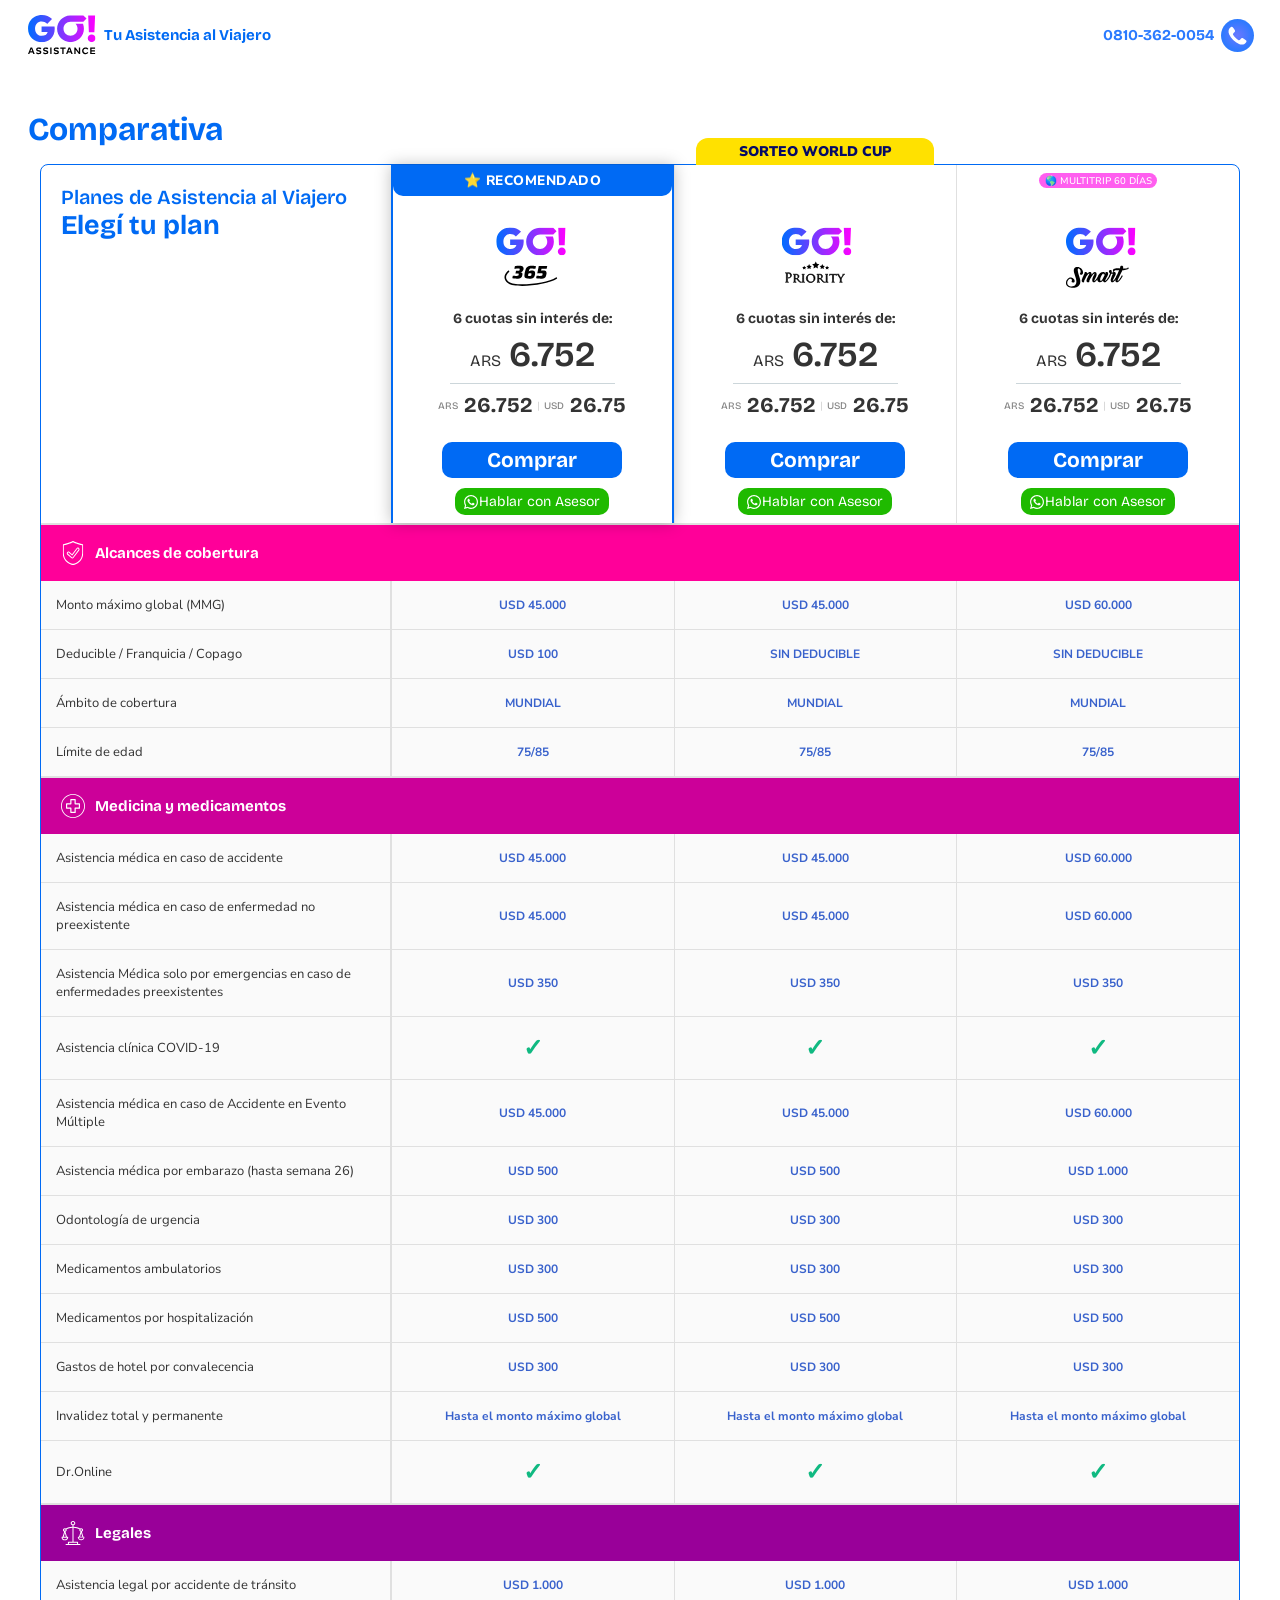
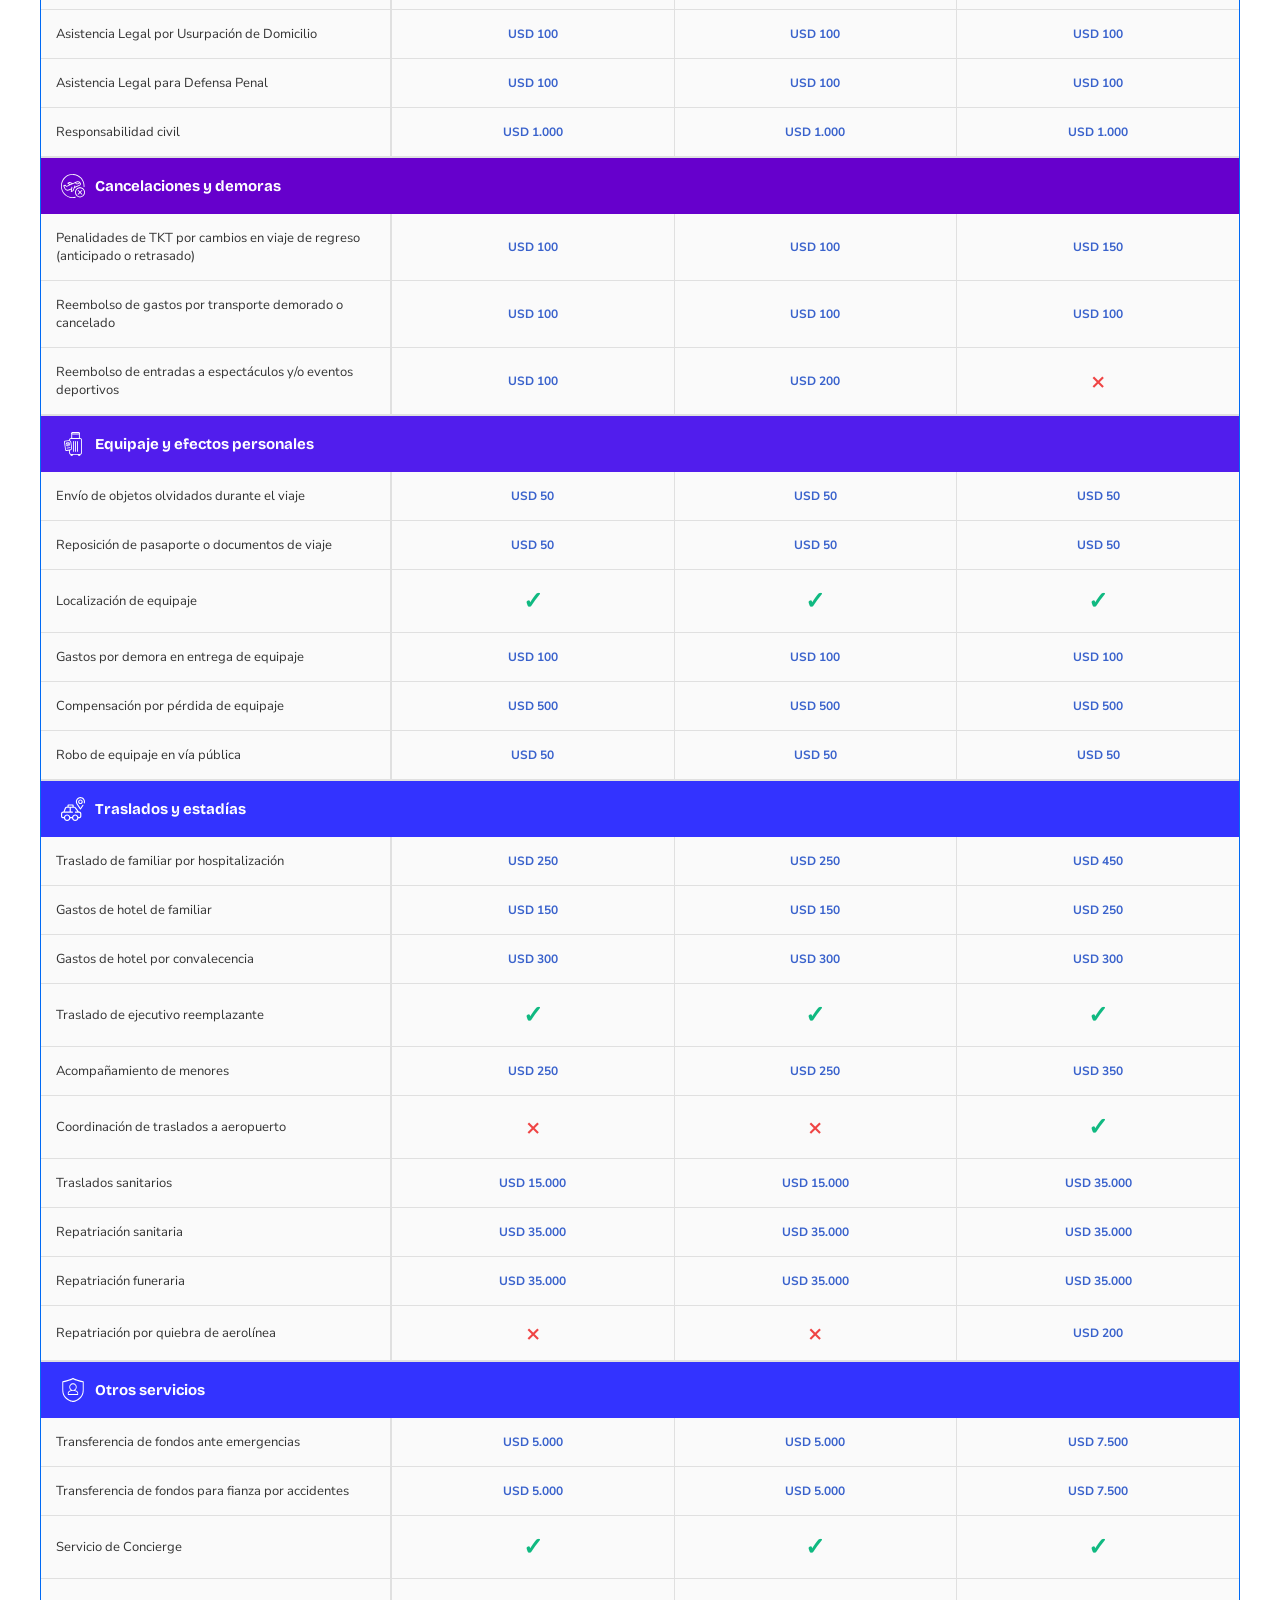
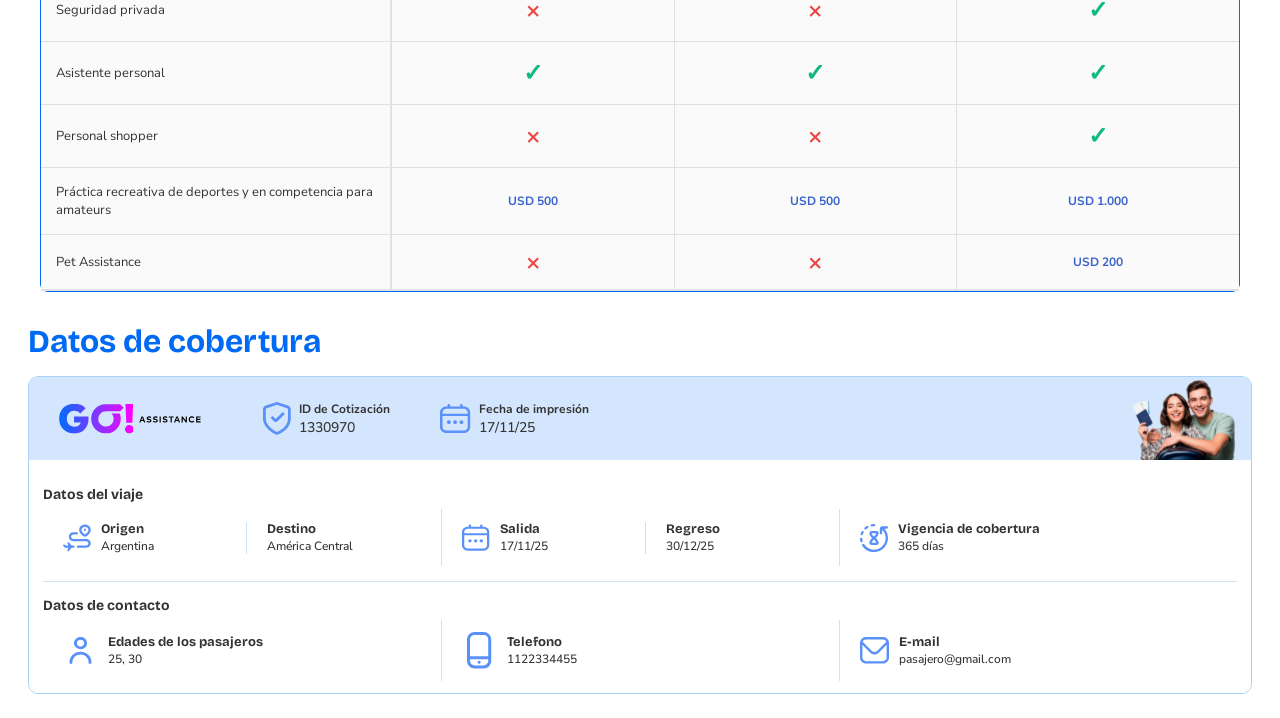
<file: comparativa-productos-pdf.html>
<!DOCTYPE html>
<html lang="es">

<head>
    <meta charset="utf-8">
    <meta http-equiv="X-UA-Compatible" content="IE=edge">
    <meta name="viewport" content="width=device-width, initial-scale=1, shrink-to-fit=no">
    <meta name="description" content="">
    <meta name="author" content="">
    <meta name="robots" content="noindex,nofollow">
    <title>GO! ASSISTANCE</title>
    <link rel="preconnect" href="https://fonts.googleapis.com">
    <link rel="preconnect" href="https://fonts.gstatic.com" crossorigin="">
    <link
        href="https://fonts.googleapis.com/css2?family=Bricolage+Grotesque:opsz,wdth,wght@12..96,75..100,200..800&family=Nunito+Sans:ital,opsz,wdth,wght,YTLC@0,6..12,75..125,200..1000,440..540;1,6..12,75..125,200..1000,440..540&display=swap"
        rel="stylesheet">
    <link rel="shortcut icon" href="https://www.goassistance.com/images/favicons-go.png">
    <link rel="stylesheet" href="css/style-comparativa.css">
</head>

<body>

    <!-- HEADER -->
    <div class="header">
        <div class="header-logo">
            <img src="images/logo-go-assistance-color-vertical.svg" alt="" height="40">
            <span class="header-tagline">Tu Asistencia al Viajero</span>
        </div>
        <a class="header-phone">
            <span>0810-362-0054</span>
            <span class="phone-icon">
                <img src="images/icono-telefono-header.svg" alt="">
            </span>
        </a>


    </div>

    <div class="page">
        <!-- BENEFICIOS DEL PLAN -->
        <h2 class="plan-title">Comparativa</h2>
        <div class="container-table cols-3">

            <!-- Header con logos de planes -->
            <div class="plans-header">
                <div class="empty-cell">
                    <p>Planes de Asistencia al Viajero</p>
                    <span>Elegí tu plan</span>
                </div>

                <!-- RECOMENDADO -->
                <div class="plan-logo recomendado">
                    <div class="plan-top-slot">
                        <div class="plan-recomendado-banner">⭐ RECOMENDADO</div>
                    </div>
                    <img src="images/logo-go-365-color-vertical.svg" alt="GO! 365">
                    <div class="plan-price-block">
                        <div class="plan-cuotas">6 cuotas sin interés de:</div>
                        <div class="plan-cuotas-price" style="border-bottom: 1px solid #CCD6DA;"><span
                                class="price-moneda">ARS</span> 6.752</div>
                        <div class="plan-price-currencies">
                            <span class="price-ars"><span class="currency-label">ARS</span> 26.752</span>
                            <span class="price-divider">|</span>
                            <span class="price-usd"><span class="currency-label">USD</span> 26.75</span>
                        </div>
                        <button class="btn-comprar">Comprar</button>
                        <button class="btn-asesor"><img class="icono-wpp-asesor"
                                src="images/icono-whatsapp-asesor.svg">Hablar con Asesor</button>
                    </div>
                </div>

                <!-- SORTEO WORLD CUP -->
                <div class="plan-logo">
                    <div class="plan-top-slot sorteo-slot">
                        <div class="sorteo-banner">SORTEO WORLD CUP</div>
                    </div>
                    <img src="images/logo-go-priority-color-vertical.svg" alt="GO! PRIORITY">
                    <div class="plan-price-block">
                        <div class="plan-cuotas">6 cuotas sin interés de:</div>
                        <div class="plan-cuotas-price" style="border-bottom: 1px solid #CCD6DA;"><span
                                class="price-moneda">ARS</span> 6.752</div>
                        <div class="plan-price-currencies">
                            <span class="price-ars"><span class="currency-label">ARS</span> 26.752</span>
                            <span class="price-divider">|</span>
                            <span class="price-usd"><span class="currency-label">USD</span> 26.75</span>
                        </div>
                        <button class="btn-comprar">Comprar</button>
                        <button class="btn-asesor"><img class="icono-wpp-asesor"
                                src="images/icono-whatsapp-asesor.svg">Hablar con Asesor</button>
                    </div>
                </div>

                <!-- MULTITRIP -->
                <div class="plan-logo">
                    <div class="plan-top-slot multitrip-slot">
                        <div class="multitrip-table-comparative" aria-label="Plan multiviaje">🌎 MULTITRIP 60 DÍAS</div>
                    </div>
                    <img src="images/logo-go-smart-color-vertical.svg" alt="GO! Nacional">
                    <div class="plan-price-block">
                        <div class="plan-cuotas">6 cuotas sin interés de:</div>
                        <div class="plan-cuotas-price" style="border-bottom: 1px solid #CCD6DA;"><span
                                class="price-moneda">ARS</span> 6.752</div>
                        <div class="plan-price-currencies">
                            <span class="price-ars"><span class="currency-label">ARS</span> 26.752</span>
                            <span class="price-divider">|</span>
                            <span class="price-usd"><span class="currency-label">USD</span> 26.75</span>
                        </div>
                        <button class="btn-comprar">Comprar</button>
                        <button class="btn-asesor"><img class="icono-wpp-asesor"
                                src="images/icono-whatsapp-asesor.svg">Hablar con Asesor</button>
                    </div>
                </div>
            </div>

            <!-- Coberturas -->

            <div class="collapsible-section" open="">
                <summary class="section-header coverage" id="coverage-section">
                    <div class="section-title">
                        <img src="images/GO-icon-item.alcances.svg" alt="Cobertura" aria-hidden="true">
                        Alcances de cobertura
                    </div>

                </summary>
                <div class="section-content">
                    <div class="content-row">
                        <div class="row-label">Monto máximo global (MMG)</div>
                        <div class="row-cell">USD 45.000</div>
                        <div class="row-cell">USD 45.000</div>
                        <div class="row-cell">USD 60.000</div>

                    </div>

                    <div class="content-row">
                        <div class="row-label">Deducible / Franquicia / Copago
                        </div>
                        <div class="row-cell">USD 100</div>
                        <div class="row-cell">SIN DEDUCIBLE</div>
                        <div class="row-cell">SIN DEDUCIBLE</div>

                    </div>

                    <div class="content-row">
                        <div class="row-label">Ámbito de cobertura
                        </div>
                        <div class="row-cell">MUNDIAL</div>
                        <div class="row-cell">MUNDIAL</div>
                        <div class="row-cell">MUNDIAL</div>

                    </div>

                    <div class="content-row">
                        <div class="row-label">Límite de edad
                        </div>
                        <div class="row-cell">75/85</div>
                        <div class="row-cell">75/85</div>
                        <div class="row-cell">75/85</div>

                    </div>
                </div>
            </div>

            <!-- Medicina y medicamentos -->
            <div class="collapsible-section">
                <summary class="section-header medicine">
                    <div class="section-title">
                        <img src="images/GO-icon-item.medicina.svg" alt="Medicina y medicamentos" aria-hidden="true">
                        Medicina y medicamentos
                    </div>

                </summary>
                <div class="section-content">

                    <div class="content-row">
                        <div class="row-label">Asistencia médica en caso de accidente
                        </div>
                        <div class="row-cell">USD 45.000</div>
                        <div class="row-cell">USD 45.000</div>
                        <div class="row-cell">USD 60.000</div>

                    </div>

                    <div class="content-row">
                        <div class="row-label">Asistencia médica en caso de enfermedad no preexistente
                        </div>
                        <div class="row-cell">USD 45.000</div>
                        <div class="row-cell">USD 45.000</div>
                        <div class="row-cell">USD 60.000</div>

                    </div>

                    <div class="content-row">
                        <div class="row-label">Asistencia Médica solo por emergencias en caso de enfermedades
                            preexistentes
                        </div>
                        <div class="row-cell">USD 350</div>
                        <div class="row-cell">USD 350</div>
                        <div class="row-cell">USD 350</div>

                    </div>

                    <div class="content-row">
                        <div class="row-label">Asistencia clínica COVID-19</div>
                        <div class="row-cell"><span class="checkmark" aria-label="Incluido">✓</span></div>
                        <div class="row-cell"><span class="checkmark" aria-label="Incluido">✓</span></div>
                        <div class="row-cell"><span class="checkmark" aria-label="Incluido">✓</span></div>

                    </div>

                    <div class="content-row">
                        <div class="row-label">Asistencia médica en caso de Accidente en Evento Múltiple
                        </div>
                        <div class="row-cell">USD 45.000</div>
                        <div class="row-cell">USD 45.000</div>
                        <div class="row-cell">USD 60.000</div>
                    </div>

                    <div class="content-row">
                        <div class="row-label">Asistencia médica por embarazo (hasta semana 26)
                        </div>
                        <div class="row-cell">USD 500</div>
                        <div class="row-cell">USD 500</div>
                        <div class="row-cell">USD 1.000</div>

                    </div>

                    <div class="content-row">
                        <div class="row-label">Odontología de urgencia
                        </div>
                        <div class="row-cell">USD 300</div>
                        <div class="row-cell">USD 300</div>
                        <div class="row-cell">USD 300</div>

                    </div>

                    <div class="content-row">
                        <div class="row-label">Medicamentos ambulatorios

                        </div>
                        <div class="row-cell">USD 300</div>
                        <div class="row-cell">USD 300</div>
                        <div class="row-cell">USD 300</div>

                    </div>

                    <div class="content-row">
                        <div class="row-label">Medicamentos por hospitalización

                        </div>
                        <div class="row-cell">USD 500</div>
                        <div class="row-cell">USD 500</div>
                        <div class="row-cell">USD 500</div>

                    </div>

                    <div class="content-row">
                        <div class="row-label">Gastos de hotel por convalecencia

                        </div>
                        <div class="row-cell">USD 300</div>
                        <div class="row-cell">USD 300</div>
                        <div class="row-cell">USD 300</div>

                    </div>
                    <div class="content-row">
                        <div class="row-label">Invalidez total y permanente</div>
                        <div class="row-cell">Hasta el monto máximo global</div>
                        <div class="row-cell">Hasta el monto máximo global</div>
                        <div class="row-cell">Hasta el monto máximo global</div>

                    </div>
                    <div class="content-row">
                        <div class="row-label">Dr.Online</div>
                        <div class="row-cell"><span class="checkmark" aria-label="Incluido">✓</span></div>
                        <div class="row-cell"><span class="checkmark" aria-label="Incluido">✓</span></div>
                        <div class="row-cell"><span class="checkmark" aria-label="Incluido">✓</span></div>

                    </div>
                </div>

            </div>

            <!-- Legales -->
            <div class="collapsible-section">
                <summary class="section-header legal" id="legal-section">
                    <div class="section-title">
                        <img src="images/GO-icon-item.legales.svg" alt="" aria-hidden="true">
                        Legales
                    </div>

                </summary>
                <div class="section-content">
                    <div class="content-row">
                        <div class="row-label">Asistencia legal por accidente de tránsito
                        </div>
                        <div class="row-cell">USD 1.000</div>
                        <div class="row-cell">USD 1.000</div>
                        <div class="row-cell">USD 1.000</div>

                    </div>

                    <div class="content-row">
                        <div class="row-label">Asistencia Legal por Usurpación de Domicilio
                        </div>
                        <div class="row-cell">USD 100</div>
                        <div class="row-cell">USD 100</div>
                        <div class="row-cell">USD 100</div>

                    </div>

                    <div class="content-row">
                        <div class="row-label">Asistencia Legal para Defensa Penal
                        </div>
                        <div class="row-cell">USD 100</div>
                        <div class="row-cell">USD 100</div>
                        <div class="row-cell">USD 100</div>

                    </div>
                    <div class="content-row">
                        <div class="row-label">Responsabilidad civil</div>
                        <div class="row-cell">USD 1.000</div>
                        <div class="row-cell">USD 1.000</div>
                        <div class="row-cell">USD 1.000</div>

                    </div>
                </div>
            </div>

            <!-- Cancelaciones y demoras (Collapsible) -->
            <div class="collapsible-section">
                <summary class="section-header cancellations">
                    <div class="section-title">
                        <img src="images/GO-icon-item.cancelaciones.svg" alt="" aria-hidden="true">
                        Cancelaciones y demoras
                    </div>

                </summary>
                <div class="section-content">
                    <div class="content-row">
                        <div class="row-label">Penalidades de TKT por cambios en viaje de regreso (anticipado o
                            retrasado)
                        </div>
                        <div class="row-cell">USD 100</div>
                        <div class="row-cell">USD 100</div>
                        <div class="row-cell">USD 150</div>

                    </div>

                    <div class="content-row">
                        <div class="row-label">Reembolso de gastos por transporte demorado o cancelado
                        </div>
                        <div class="row-cell">USD 100</div>
                        <div class="row-cell">USD 100</div>
                        <div class="row-cell">USD 100</div>


                    </div>

                    <div class="content-row">
                        <div class="row-label">Reembolso de entradas a espectáculos y/o eventos deportivos
                        </div>

                        <div class="row-cell">USD 100</div>
                        <div class="row-cell">USD 200</div>
                        <div class="row-cell"><span class="crossmark" aria-label="No incluido">×</span></div>


                    </div>
                </div>
            </div>

            <!-- Equipaje (Collapsible) -->
            <div class="collapsible-section">
                <summary class="section-header baggage">
                    <div class="section-title">
                        <img src="images/GO-icon-item.equipaje.svg" alt="" aria-hidden="true">
                        Equipaje y efectos personales
                    </div>

                </summary>
                <div class="section-content">
                    <div class="content-row">
                        <div class="row-label">Envío de objetos olvidados durante el viaje
                        </div>
                        <div class="row-cell">USD 50</div>
                        <div class="row-cell">USD 50</div>
                        <div class="row-cell">USD 50</div>

                    </div>

                    <div class="content-row">
                        <div class="row-label">Reposición de pasaporte o documentos de viaje
                        </div>
                        <div class="row-cell">USD 50</div>
                        <div class="row-cell">USD 50</div>
                        <div class="row-cell">USD 50</div>

                    </div>

                    <div class="content-row">
                        <div class="row-label">Localización de equipaje</div>
                        <div class="row-cell"><span class="checkmark" aria-label="Incluido">✓</span></div>
                        <div class="row-cell"><span class="checkmark" aria-label="Incluido">✓</span></div>
                        <div class="row-cell"><span class="checkmark" aria-label="Incluido">✓</span></div>
                    </div>
                    <div class="content-row">
                        <div class="row-label">Gastos por demora en entrega de equipaje
                        </div>
                        <div class="row-cell">USD 100</div>
                        <div class="row-cell">USD 100</div>
                        <div class="row-cell">USD 100</div>

                    </div>
                    <div class="content-row">
                        <div class="row-label">Compensación por pérdida de equipaje
                        </div>
                        <div class="row-cell">USD 500</div>
                        <div class="row-cell">USD 500</div>
                        <div class="row-cell">USD 500</div>

                    </div>
                    <div class="content-row">
                        <div class="row-label">Robo de equipaje en vía pública
                        </div>
                        <div class="row-cell">USD 50</div>
                        <div class="row-cell">USD 50</div>
                        <div class="row-cell">USD 50</div>

                    </div>
                </div>
            </div>

            <!-- Traslados y estadías (Collapsible) -->
            <div class="collapsible-section">
                <summary class="section-header other-services">
                    <div class="section-title">
                        <img src="images/GO-icon-item.traslados.svg" alt="" aria-hidden="true">
                        Traslados y estadías
                    </div>

                </summary>
                <div class="section-content">
                    <div class="content-row">
                        <div class="row-label">Traslado de familiar por hospitalización
                        </div>
                        <div class="row-cell">USD 250</div>
                        <div class="row-cell">USD 250</div>
                        <div class="row-cell">USD 450</div>

                    </div>

                    <div class="content-row">
                        <div class="row-label">Gastos de hotel de familiar
                        </div>
                        <div class="row-cell">USD 150</div>
                        <div class="row-cell">USD 150</div>
                        <div class="row-cell">USD 250</div>

                    </div>

                    <div class="content-row">
                        <div class="row-label">Gastos de hotel por convalecencia
                        </div>
                        <div class="row-cell">USD 300</div>
                        <div class="row-cell">USD 300</div>
                        <div class="row-cell">USD 300</div>

                    </div>

                    <div class="content-row">
                        <div class="row-label">Traslado de ejecutivo reemplazante
                        </div>
                        <div class="row-cell"><span class="checkmark" aria-label="Incluido">✓</span></div>
                        <div class="row-cell"><span class="checkmark" aria-label="Incluido">✓</span></div>
                        <div class="row-cell"><span class="checkmark" aria-label="Incluido">✓</span></div>


                    </div>
                    <div class="content-row">
                        <div class="row-label">Acompañamiento de menores
                        </div>
                        <div class="row-cell">USD 250</div>
                        <div class="row-cell">USD 250</div>
                        <div class="row-cell">USD 350</div>

                    </div>
                    <div class="content-row">
                        <div class="row-label">Coordinación de traslados a aeropuerto
                        </div>
                        <div class="row-cell"><span class="crossmark" aria-label="No incluido">×</span></div>
                        <div class="row-cell"><span class="crossmark" aria-label="No incluido">×</span></div>
                        <div class="row-cell"><span class="checkmark" aria-label="Incluido">✓</span></div>

                    </div>
                    <div class="content-row">
                        <div class="row-label">Traslados sanitarios
                        </div>
                        <div class="row-cell">USD 15.000</div>
                        <div class="row-cell">USD 15.000</div>
                        <div class="row-cell">USD 35.000</div>

                    </div>
                    <div class="content-row">
                        <div class="row-label">Repatriación sanitaria
                        </div>
                        <div class="row-cell">USD 35.000</div>
                        <div class="row-cell">USD 35.000</div>
                        <div class="row-cell">USD 35.000</div>

                    </div>
                    <div class="content-row">
                        <div class="row-label">Repatriación funeraria
                        </div>
                        <div class="row-cell">USD 35.000</div>
                        <div class="row-cell">USD 35.000</div>
                        <div class="row-cell">USD 35.000</div>

                    </div>
                    <div class="content-row">
                        <div class="row-label">Repatriación por quiebra de aerolínea
                        </div>
                        <div class="row-cell"><span class="crossmark" aria-label="No incluido">×</span></div>

                        <div class="row-cell"><span class="crossmark" aria-label="No incluido">×</span></div>
                        <div class="row-cell">USD 200</div>



                    </div>
                </div>
            </div>

            <!-- Otros Servicios (Collapsible) -->
            <div class="collapsible-section">
                <summary class="section-header other-services">
                    <div class="section-title">
                        <img src="images/GO-icon-item.servicios.svg" alt="" aria-hidden="true">
                        Otros servicios
                    </div>

                </summary>
                <div class="section-content">
                    <div class="content-row">
                        <div class="row-label">Transferencia de fondos ante emergencias</div>
                        <div class="row-cell">USD 5.000</div>
                        <div class="row-cell">USD 5.000</div>
                        <div class="row-cell">USD 7.500</div>

                    </div>

                    <div class="content-row">
                        <div class="row-label">Transferencia de fondos para fianza por accidentes</div>
                        <div class="row-cell">USD 5.000</div>
                        <div class="row-cell">USD 5.000</div>
                        <div class="row-cell">USD 7.500</div>

                    </div>

                    <div class="content-row">
                        <div class="row-label">Servicio de Concierge</div>
                        <div class="row-cell"><span class="checkmark" aria-label="Incluido">✓</span></div>
                        <div class="row-cell"><span class="checkmark" aria-label="Incluido">✓</span></div>
                        <div class="row-cell"><span class="checkmark" aria-label="Incluido">✓</span></div>

                    </div>

                    <div class="content-row">
                        <div class="row-label">Seguridad privada</div>
                        <div class="row-cell"><span class="crossmark" aria-label="No Incluido">×</span></div>
                        <div class="row-cell"><span class="crossmark" aria-label="No Incluido">×</span></div>
                        <div class="row-cell"><span class="checkmark" aria-label="Incluido">✓</span></div>

                    </div>

                    <div class="content-row">
                        <div class="row-label">Asistente personal</div>
                        <div class="row-cell"><span class="checkmark" aria-label="Incluido">✓</span></div>
                        <div class="row-cell"><span class="checkmark" aria-label="Incluido">✓</span></div>
                        <div class="row-cell"><span class="checkmark" aria-label="Incluido">✓</span></div>

                    </div>

                    <div class="content-row">
                        <div class="row-label">Personal shopper</div>
                        <div class="row-cell"><span class="crossmark" aria-label="No Incluido">×</span></div>
                        <div class="row-cell"><span class="crossmark" aria-label="No Incluido">×</span></div>
                        <div class="row-cell"><span class="checkmark" aria-label="Incluido">✓</span></div>

                    </div>
                    <div class="content-row">
                        <div class="row-label">Práctica recreativa de deportes y en competencia para amateurs
                        </div>
                        <div class="row-cell">USD 500</div>
                        <div class="row-cell">USD 500</div>
                        <div class="row-cell">USD 1.000</div>

                    </div>
                    <div class="content-row">
                        <div class="row-label">Pet Assistance
                        </div>
                        <div class="row-cell"><span class="crossmark" aria-label="No Incluido">×</span></div>
                        <div class="row-cell"><span class="crossmark" aria-label="No Incluido">×</span></div>
                        <div class="row-cell">USD 200</div>

                    </div>
                </div>
            </div>
        </div>




        <div class="page-container">
            <h2 class="plan-title">Datos de cobertura</h2>

            <!-- DATOS DEL VIAJE -->
            <div class="section-block">
                <!-- VOUCHER INFO BAR -->
                <div class="voucher-bar">
                    <div class="voucher-bar-logos">
                        <img src="images/logo-go-assistance-color-horizontal.svg" alt="" height="34">
                    </div>

                    <!-- ID EMISION -->
                    <div class="voucher-bar-field">
                        <img src="images/icono-voucher-id.svg" alt="" width="28">
                        <div>
                            <span class="voucher-bar-field-label">ID de Cotización</span>
                            <span class="voucher-bar-field-value">1330970</span>
                        </div>
                    </div>

                    <!-- Fecha de emisión -->
                    <div class="voucher-bar-field">
                        <img src="images/icono-calendario.svg" alt="">
                        <div>
                            <span class="voucher-bar-field-label">Fecha de impresión</span>
                            <span class="voucher-bar-field-value">17/11/25</span>
                        </div>
                    </div>

                    <img class="voucher-bar-couple" src="images/img-pareja-banner.svg"
                        onerror="this.style.display='none'" alt="pareja viajeros" height="80">
                </div>

                <div class="section-block-body">
                    <div class="section-title-datos">Datos del viaje</div>

                    <div class="info-grid">

                        <!-- Columna 1 -->
                        <div class="info-col">
                            <img src="images/icono-destino.svg" alt="" width="28" height="28">
                            <div class="info-group-texts">
                                <span class="info-label">Origen</span>
                                <span class="info-value">Argentina</span>
                            </div>
                            <div class="vdivider"></div>
                            <div class="info-group-texts">
                                <span class="info-label">Destino</span>
                                <span class="info-value">América Central</span>
                            </div>
                        </div>

                        <!-- Columna 2 -->
                        <div class="info-col">
                            <img src="images/icono-calendario.svg" alt="" width="28" height="28">
                            <div class="info-group-texts">
                                <span class="info-label">Salida</span>
                                <span class="info-value">17/11/25</span>
                            </div>
                            <div class="vdivider"></div>
                            <div class="info-group-texts">
                                <span class="info-label">Regreso</span>
                                <span class="info-value">30/12/25</span>
                            </div>
                        </div>

                        <!-- Columna 3 -->
                        <div class="info-col">
                            <img src="images/icono-vigencia.svg" alt="" width="28" height="28">
                            <div class="info-group-texts">
                                <span class="info-label">Vigencia de cobertura</span>
                                <span class="info-value">365 días</span>
                            </div>
                        </div>
                    </div>


                    <!-- Separador entre filas -->
                    <div class="info-row-divider"></div>
                    <div class="section-title-datos">Datos de contacto</div>
                    <div class="info-grid">
                        <!-- Columna 1 fila 2 -->
                        <div class="info-col">
                            <img src="images/icono-pasajero.svg" alt="" width="35">
                            <div class="info-group-texts">
                                <span class="info-label">Edades de los pasajeros</span>
                                <span class="info-value">25, 30</span>
                            </div>
                        </div>

                        <!-- Columna 2 fila 2 -->
                        <div class="info-col">
                            <img src="images/icono-telefono.svg" alt="" width="35">
                            <div class="info-group-texts">
                                <span class="info-label">Telefono</span>
                                <span class="info-value">1122334455</span>
                            </div>
                        </div>

                        <!-- Columna 3 fila 2 -->
                        <div class="info-col">
                            <img src="images/icono-email.svg" alt="">
                            <div class="info-group-texts">
                                <span class="info-label">E-mail</span>
                                <span class="info-value">pasajero@gmail.com</span>
                            </div>
                        </div>

                    </div>
                </div>
            </div>
        </div>
    </div>
</body>

</html>
</file>
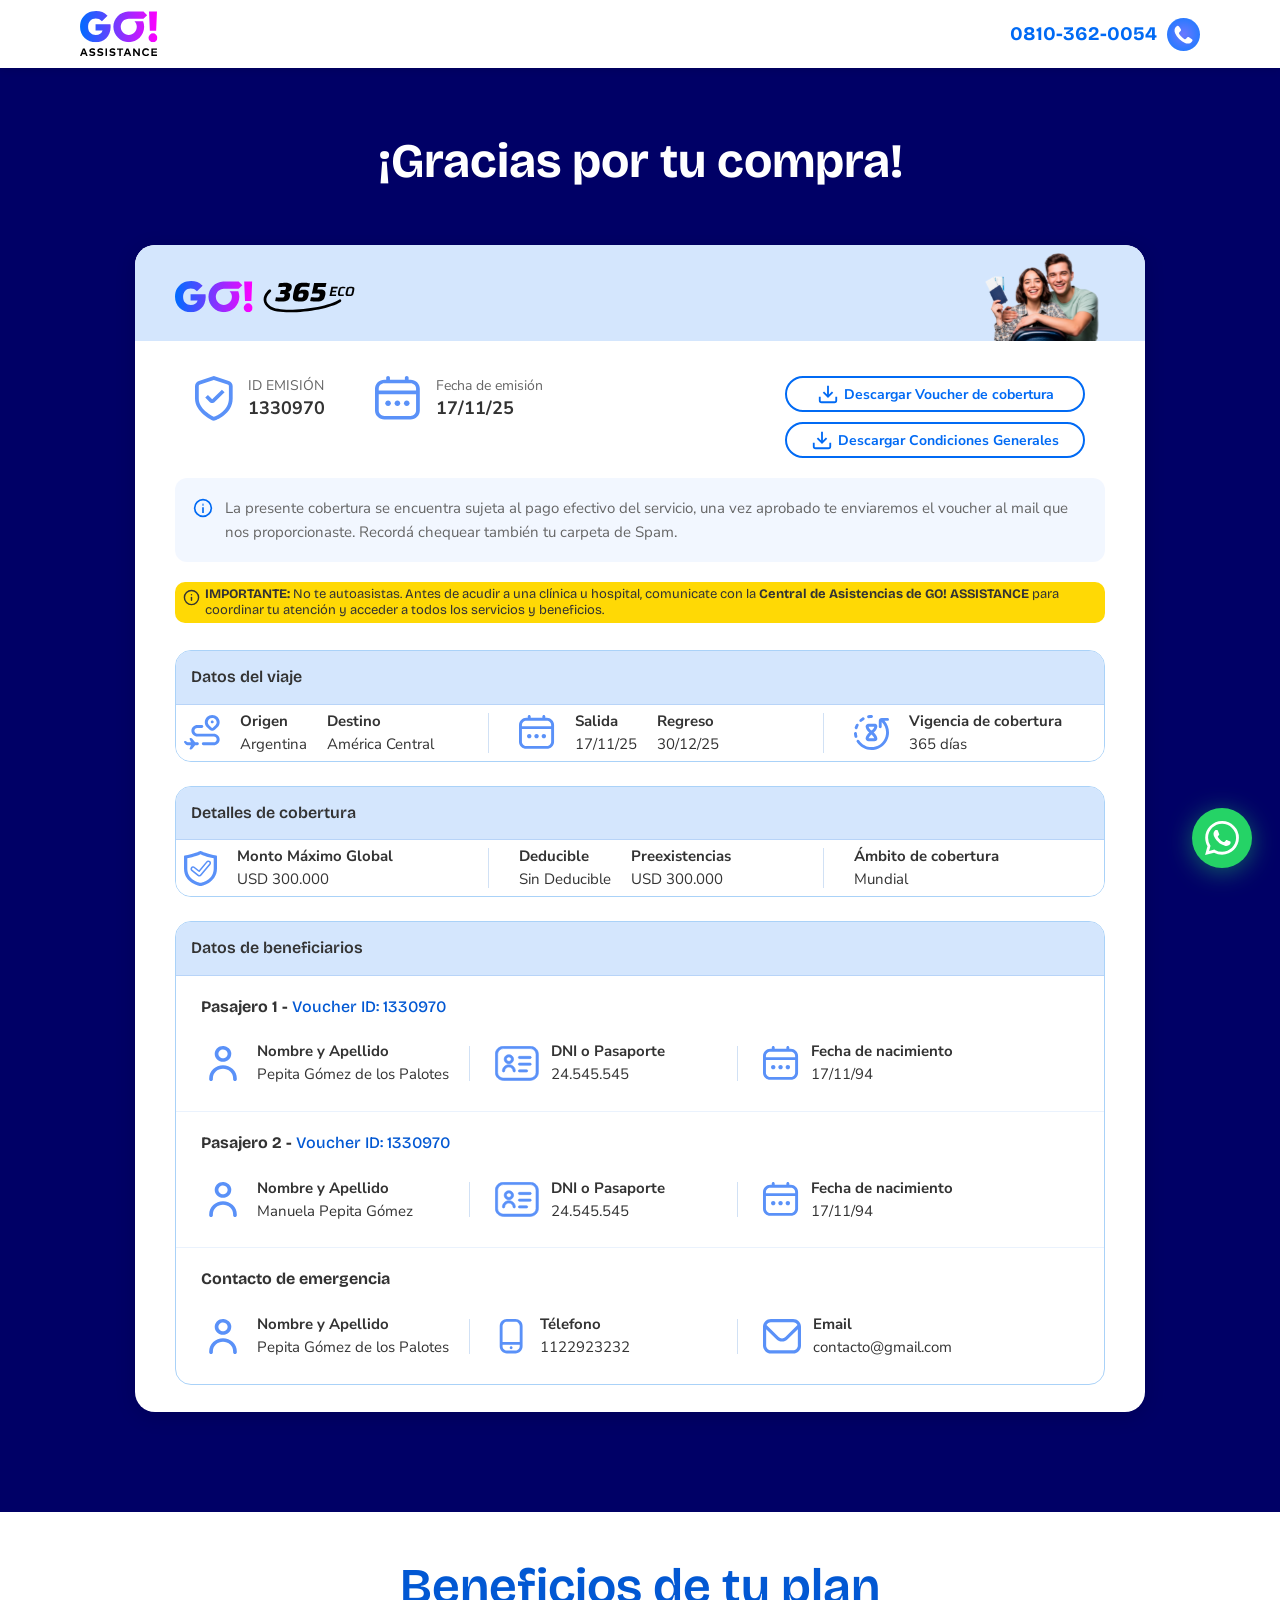
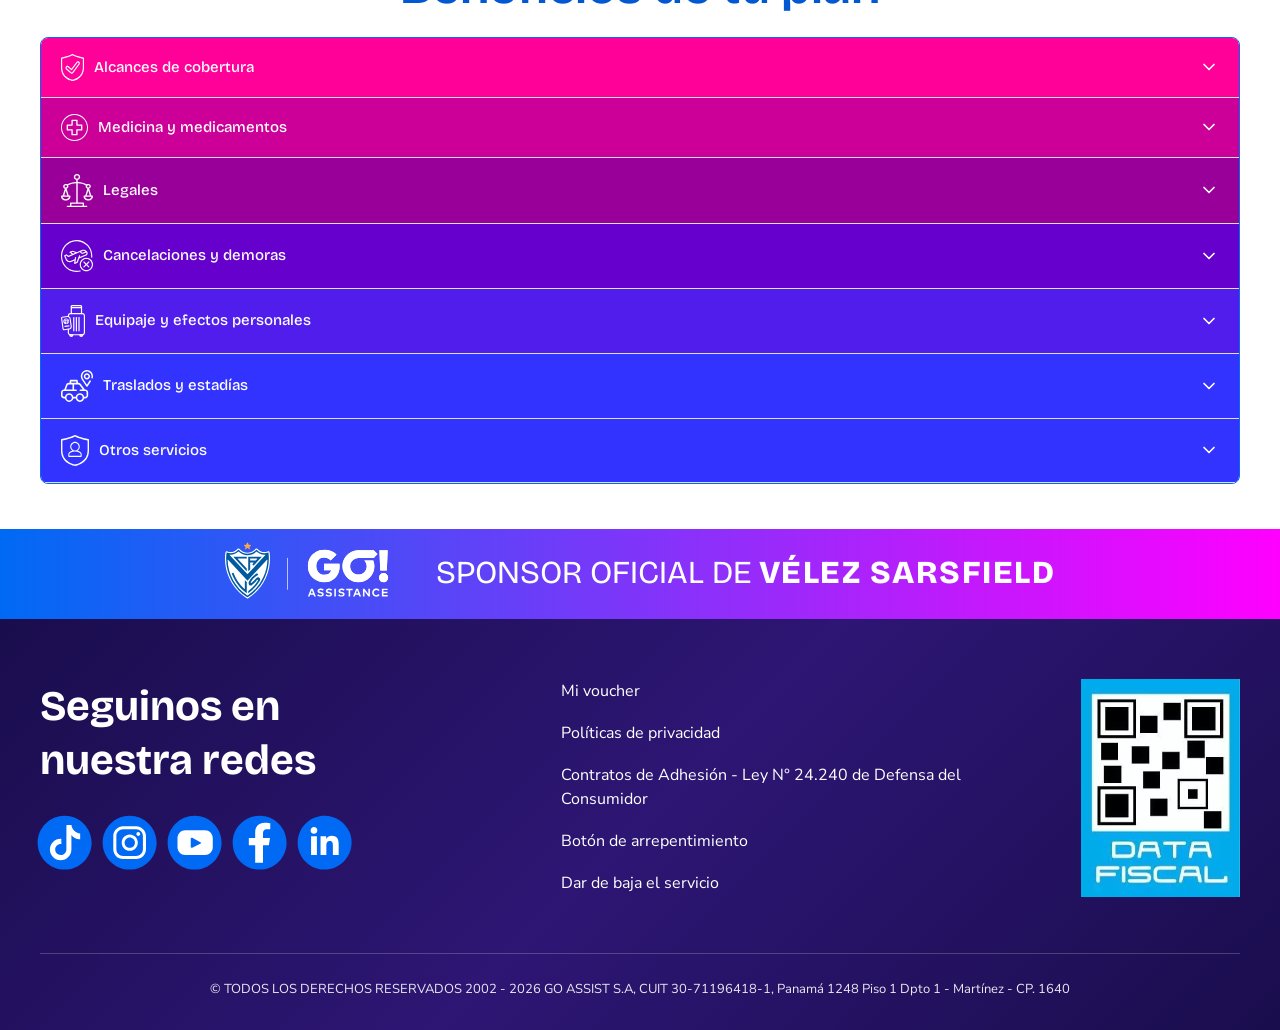
<file: fin-proceso.html>
<!DOCTYPE html>
<html lang="es">

<head>
    <meta charset="UTF-8">
    <meta name="viewport" content="width=device-width, initial-scale=1.0">
    <title>¡Gracias por tu compra! - GO! Assistance</title>
    <link rel="stylesheet" href="css/style.css">
</head>

<body>

    <!-- =========================================
         HEADER: logo + teléfono
         ========================================= -->
    <header class="site-header">
        <div class="site-header-inner">
            <!-- Logo -->
            <a href="/" class="site-header-logo" aria-label="GO! Assistance - Ir al inicio">
                <img src="images/logo-go-assistance-color-vertical.svg" alt="GO! Assistance">
            </a>

            <!-- Teléfono -->
            <a href="tel:08103620054" class="site-header-phone" aria-label="Llamar al 0810-362-0054">
                0810-362-0054<img src="images/icono-telefono-header.svg" alt="">
            </a>
        </div>
    </header>

    <!-- WhatsApp -->
    <a href="https://api.whatsapp.com/send/?phone=5491144344610&text=%F0%9F%98%80%20Buenos%20d%C3%ADas!%20Quiero%20solicitar%20informaci%C3%B3n%20sobre%20seguros%20de%20viaje"
        class="whatsapp-bubble" target="_blank" rel="noopener noreferrer">
        <div class="whatsapp-icon">
            <div class="whatsapp-dot"></div>
            <svg viewBox="0 0 24 24">
                <path
                    d="M17.472 14.382c-.297-.149-1.758-.867-2.03-.967-.273-.099-.471-.148-.67.15-.197.297-.767.966-.94 1.164-.173.199-.347.223-.644.075-.297-.15-1.255-.463-2.39-1.475-.883-.788-1.48-1.761-1.653-2.059-.173-.297-.018-.458.13-.606.134-.133.298-.347.446-.52.149-.174.198-.298.298-.497.099-.198.05-.371-.025-.52-.075-.149-.669-1.612-.916-2.207-.242-.579-.487-.5-.669-.51-.173-.008-.371-.01-.57-.01-.198 0-.52.074-.792.372-.272.297-1.04 1.016-1.04 2.479 0 1.462 1.065 2.875 1.213 3.074.149.198 2.096 3.2 5.077 4.487.709.306 1.262.489 1.694.625.712.227 1.36.195 1.871.118.571-.085 1.758-.719 2.006-1.413.248-.694.248-1.289.173-1.413-.074-.124-.272-.198-.57-.347m-5.421 7.403h-.004a9.87 9.87 0 0 1-5.031-1.378l-.361-.214-3.741.982.998-3.648-.235-.374a9.86 9.86 0 0 1-1.51-5.26c.001-5.45 4.436-9.884 9.888-9.884 2.64 0 5.122 1.03 6.988 2.898a9.825 9.825 0 0 1 2.893 6.994c-.003 5.45-4.437 9.884-9.885 9.884m8.413-18.297A11.815 11.815 0 0 0 12.05 0C5.495 0 .16 5.335.157 11.892c0 2.096.547 4.142 1.588 5.945L.057 24l6.305-1.654a11.882 11.882 0 0 0 5.683 1.448h.005c6.554 0 11.89-5.335 11.893-11.893a11.821 11.821 0 0 0-3.48-8.413z" />
            </svg>
        </div>
    </a>

    <!-- Contenedor principal -->
    <div class="thankyou-container">

        <!-- Título principal -->
        <h1 class="thankyou-title">¡Gracias por tu compra!</h1>

        <!-- Card principal del voucher -->
        <div class="voucher-card">

            <!-- Header con logo y pareja -->
            <div class="voucher-header">
                <img src="images/logo-go-365eco-color-horizontal.svg" alt="GO! 365 ECO" class="voucher-logo">
                <img src="images/img-pareja-banner.svg" alt="Pareja feliz" class="voucher-couple">
            </div>

            <!-- Info principal del voucher -->
            <div class="voucher-info-main">
                <div class="voucher-info-container">
                    <div class="voucher-info-row">
                        <div class="info-block">
                            <img src="images/icono-voucher-id.svg" class="voucher-icon" alt="Voucher ID">
                            <div class="info-text">
                                <span class="info-label">ID EMISIÓN</span>
                                <span class="info-value">1330970</span>
                            </div>
                        </div>
                        <div class="info-block">
                            <img src="images/icono-calendario.svg" class="voucher-icon" alt="Calendario">
                            <div class="info-text">
                                <span class="info-label">Fecha de emisión</span>
                                <span class="info-value">17/11/25</span>
                            </div>
                        </div>
                    </div>

                    <div class="voucher-download-buttons">
                        <button class="btn-download btn-secondary"><svg viewBox="0 0 24 24" fill="none"
                                stroke="currentColor" stroke-width="2">
                                <path d="M21 15v4a2 2 0 01-2 2H5a2 2 0 01-2-2v-4" />
                                <polyline points="7 10 12 15 17 10" />
                                <line x1="12" y1="15" x2="12" y2="3" />
                            </svg>Descargar Voucher de cobertura</button>
                        <button class="btn-download btn-secondary"><svg viewBox="0 0 24 24" fill="none"
                                stroke="currentColor" stroke-width="2">
                                <path d="M21 15v4a2 2 0 01-2 2H5a2 2 0 01-2-2v-4" />
                                <polyline points="7 10 12 15 17 10" />
                                <line x1="12" y1="15" x2="12" y2="3" />
                            </svg>Descargar Condiciones Generales</button>
                    </div>
                </div>

                <!-- Nota informativa -->
                <div class="voucher-note">
                    <svg class="terms-info-icon" viewBox="0 0 24 24" fill="none" stroke="currentColor" stroke-width="2">
                        <circle cx="12" cy="12" r="10"></circle>
                        <path d="M12 18v-7"></path>
                        <path d="M12 8v.9"></path>
                        <path d="M12 7v.9"></path>
                    </svg>
                    <p>La presente cobertura se encuentra sujeta al pago efectivo del servicio, una vez aprobado te
                        enviaremos el voucher al mail que nos proporcionaste. Recordá chequear también tu carpeta de
                        Spam.</p>
                </div>

                <div class="assistance-alert">
                <svg xmlns="http://www.w3.org/2000/svg" width="24" height="24" viewBox="0 0 24 24" fill="none" stroke="currentColor" stroke-width="2" stroke-linecap="round" stroke-linejoin="round">
                    <circle cx="12" cy="12" r="10"></circle>
                    <line x1="12" y1="16" x2="12" y2="12"></line>
                    <line x1="12" y1="8" x2="12.01" y2="8"></line>
                </svg>
                <p style="box-sizing: border-box; margin: 0; padding: 0;"><strong>IMPORTANTE:</strong> No te autoasistas. Antes de acudir a una clínica u hospital, comunicate con la <strong>Central de Asistencias de GO! ASSISTANCE</strong> para coordinar tu atención y acceder a todos los servicios y beneficios.</p>
            </div>

            </div>

            <!-- Datos del viaje -->
            <div class="voucher-section">
                <div class="voucher-container">
                    <h3 class="voucher-section-title">Datos del viaje</h3>
                    <div class="voucher-data-grid">
                        <div class="data-group">
                            <img src="images/icono-destino.svg" class="data-icon" alt="Destino y Origen">
                            <div class="data-item-travel">
                                <div class="data-label">Origen</div>
                                <div class="data-value">Argentina</div>
                            </div>
                            <div class="data-item-travel">
                                <div class="data-label">Destino</div>
                                <div class="data-value">América Central</div>
                            </div>
                        </div>

                        <div class="data-group">
                            <img src="images/icono-calendario.svg" class="data-icon" alt="Calendario">
                            <div class="data-item-travel">
                                <div class="data-label">Salida</div>
                                <div class="data-value">17/11/25</div>
                            </div>
                            <div class="data-item-travel">
                                <div class="data-label">Regreso</div>
                                <div class="data-value">30/12/25</div>
                            </div>
                        </div>

                        <div class="data-group">
                            <img src="images/icono-vigencia.svg" class="data-icon" alt="Vigencia">
                            <div class="data-item-travel">
                                <div class="data-label">Vigencia de cobertura</div>
                                <div class="data-value">365 días</div>
                            </div>
                        </div>
                    </div>
                </div>
            </div>

            <!-- Detalles de cobertura -->
            <div class="voucher-section">
                <div class="voucher-container">
                    <h3 class="voucher-section-title">Detalles de cobertura</h3>
                    <div class="voucher-data-grid">
                        <div class="data-group">
                            <img src="images/GO-icono-cobertura.svg" class="data-icon" alt="Destino y Origen">
                            <div class="data-item-travel">
                                <div class="data-label">Monto Máximo Global</div>
                                <div class="data-value">USD 300.000</div>
                            </div>
                        </div>

                        <div class="data-group">
                            <div class="data-item-travel">
                                <div class="data-label">Deducible</div>
                                <div class="data-value">Sin Deducible</div>
                            </div>
                            <div class="data-item-travel">
                                <div class="data-label">Preexistencias</div>
                                <div class="data-value">USD 300.000</div>
                            </div>
                        </div>

                        <div class="data-group">
                            <div class="data-item-travel">
                                <div class="data-label">Ámbito de cobertura</div>
                                <div class="data-value">Mundial</div>
                            </div>
                        </div>
                    </div>
                </div>
            </div>


            <!-- Datos de beneficiarios -->
            <div class="voucher-section">
                <div class="voucher-container">
                    <h3 class="voucher-section-title">Datos de beneficiarios</h3>

                    <div class="beneficiary-group">
                        <h4 class="beneficiary-title">Pasajero 1 - <strong style="color: #0258D3; font-weight: 500;">Voucher ID: 1330970</strong></h4>
                        <div class="data-row">
                            <div class="data-group-beneficiary">
                                <img src="images/icono-pasajero.svg" class="data-icon" alt="Pasajero">
                                <div class="data-item-beneficiary">
                                    <div class="data-label">Nombre y Apellido</div>
                                    <div class="data-value">Pepita Gómez de los Palotes</div>
                                </div>
                            </div>
                            <div class="data-group-beneficiary">
                                <img src="images/icono-documento.svg" class="data-icon" alt="Documento">
                                <div class="data-item-beneficiary">
                                    <div class="data-label">DNI o Pasaporte</div>
                                    <div class="data-value">24.545.545</div>
                                </div>
                            </div>
                            <div class="data-group-beneficiary">
                                <img src="images/icono-calendario.svg" class="data-icon" alt="Calendario">
                                <div class="data-item-beneficiary">
                                    <div class="data-label">Fecha de nacimiento</div>
                                    <div class="data-value">17/11/94</div>
                                </div>
                            </div>
                        </div>
                    </div>

                    <div class="beneficiary-group separator-top">
                        <h4 class="beneficiary-title">Pasajero 2 - <strong style="color: #0258D3; font-weight: 500;">Voucher ID: 1330970</strong></h4>
                        <div class="data-row">
                            <div class="data-group-beneficiary">
                                <img src="images/icono-pasajero.svg" class="data-icon" alt="Pasajero">
                                <div class="data-item-beneficiary">
                                    <div class="data-label">Nombre y Apellido</div>
                                    <div class="data-value">Manuela Pepita Gómez</div>
                                </div>
                            </div>
                            <div class="data-group-beneficiary">
                                <img src="images/icono-documento.svg" class="data-icon" alt="Documento">
                                <div class="data-item-beneficiary">
                                    <div class="data-label">DNI o Pasaporte</div>
                                    <div class="data-value">24.545.545</div>
                                </div>
                            </div>
                            <div class="data-group-beneficiary">
                                <img src="images/icono-calendario.svg" class="data-icon" alt="Calendario">
                                <div class="data-item-beneficiary">
                                    <div class="data-label">Fecha de nacimiento
                                    </div>
                                    <div class="data-value">17/11/94</div>
                                </div>
                            </div>
                        </div>
                    </div>

                    <div class="beneficiary-group">
                        <h4 class="beneficiary-title">Contacto de emergencia</h4>
                        <div class="data-row">
                            <div class="data-group-beneficiary">
                                <img src="images/icono-pasajero.svg" class="data-icon" alt="Pasajero">
                                <div class="data-item-beneficiary">
                                    <div class="data-label">Nombre y Apellido</div>
                                    <div class="data-value">Pepita Gómez de los Palotes</div>
                                </div>
                            </div>
                            <div class="data-group-beneficiary">
                                <img src="images/icono-telefono.svg" class="data-icon" alt="Telefono">
                                <div class="data-item-beneficiary">
                                    <div class="data-label">Télefono</div>
                                    <div class="data-value">1122923232</div>
                                </div>
                            </div>
                            <div class="data-group-beneficiary">
                                <img src="images/icono-email.svg" class="data-icon" alt="Email">
                                <div class="data-item-beneficiary">
                                    <div class="data-label">Email</div>
                                    <div class="data-value">contacto@gmail.com</div>
                                </div>
                            </div>
                        </div>
                    </div>
                </div>
            </div>

        </div>

    </div>

    <!-- BENEFICIOS DEL PLAN -->
    <section class="section plans-comparison" aria-labelledby="comparison-heading">
        <h2 id="comparison-heading" class="subtitle">Beneficios de tu plan
        </h2>

        <div class="container-table-plan">
            <!-- Coberturas -->
            <details class="collapsible-section">
                <summary class="section-header coverage" id="coverage-section">
                    <div class="section-title-benefit">
                        <img src="images/GO-icon-item.alcances.svg" alt="Alcances de cobertura" aria-hidden="true">
                        Alcances de cobertura
                    </div>
                    <svg class="chevron-icon" viewBox="0 0 24 24" fill="none" stroke="white" stroke-width="2"
                        aria-hidden="true">
                        <path d="M6 9l6 6 6-6" stroke-linecap="round" stroke-linejoin="round"></path>
                    </svg>
                </summary>
                <div class="section-content">
                    <div class="content-row">
                        <div class="row-label">Monto máximo global (MMG)</div>
                        <div class="row-cell">USD 45.000</div>
                    </div>

                    <div class="content-row">
                        <div class="row-label">Deducible / Franquicia / Copago</div>
                        <div class="row-cell">100</div>
                    </div>

                    <div class="content-row">
                        <div class="row-label">Ámbito de cobertura</div>
                        <div class="row-cell">MUNDIAL</div>
                    </div>

                    <div class="content-row">
                        <div class="row-label">Límite de edad</div>
                        <div class="row-cell">75/85</div>
                    </div>
                </div>
            </details>

            <!-- Medicina y medicamentos -->
            <details class="collapsible-section">
                <summary class="section-header medicine" id="medicine-section">
                    <div class="section-title-benefit">
                        <img src="images/GO-icon-item.medicina.svg" alt="Medicina y medicamentos" aria-hidden="true">
                        Medicina y medicamentos
                    </div>
                    <svg class="chevron-icon" viewBox="0 0 24 24" fill="none" stroke="white" stroke-width="2"
                        aria-hidden="true">
                        <path d="M6 9l6 6 6-6" stroke-linecap="round" stroke-linejoin="round"></path>
                    </svg>
                </summary>
                <div class="section-content">
                    <div class="content-row">
                        <div class="row-label">Asistencia médica en caso de accidente</div>
                        <div class="row-cell">USD 45.000
                        </div>
                    </div>

                    <div class="content-row">
                        <div class="row-label">Asistencia médica en caso de enfermedad no preexistente</div>
                        <div class="row-cell">USD 45.000
                        </div>
                    </div>

                    <div class="content-row">
                        <div class="row-label">Asistencia Médica solo por emergencias en caso de enfermedades
                            preexistentes</div>
                        <div class="row-cell">USD 350
                        </div>
                    </div>

                    <div class="content-row">
                        <div class="row-label">Asistencia clínica COVID-19</div>
                        <div class="row-cell"><span class="checkmark" aria-label="Incluido">✓</span></div>
                    </div>
                    <div class="content-row">
                        <div class="row-label">Asistencia médica en caso de Accidente en Evento Múltiple</div>
                        <div class="row-cell">USD 45.000</div>
                    </div>
                    <div class="content-row">
                        <div class="row-label">Asistencia médica por embarazo (hasta semana 26)</div>
                        <div class="row-cell">USD 500</div>
                    </div>
                    <div class="content-row">
                        <div class="row-label">Odontología de urgencia</div>
                        <div class="row-cell">USD 300</div>
                    </div>

                    <div class="content-row">
                        <div class="row-label">Medicamentos ambulatorios</div>
                        <div class="row-cell">USD 300</div>
                    </div>
                    <div class="content-row">
                        <div class="row-label">Medicamentos por hospitalización</div>
                        <div class="row-cell">USD 500</div>
                    </div>
                    <div class="content-row">
                        <div class="row-label">Gastos de hotel por convalecencia</div>
                        <div class="row-cell">USD 300</div>
                    </div>
                    <div class="content-row">
                        <div class="row-label">Invalidez total y permanente</div>
                        <div class="row-cell">Hasta el monto máximo global</div>
                    </div>
                    <div class="content-row">
                        <div class="row-label">Dr.Online</div>
                        <div class="row-cell"><span class="checkmark" aria-label="Incluido">✓</span></div>
                    </div>
                </div>
            </details>

            <!-- Legales -->
            <details class="collapsible-section">
                <summary class="section-header legal" id="legal-section">
                    <div class="section-title-benefit">
                        <img src="images/GO-icon-item.legales.svg" alt="Legales" aria-hidden="true">
                        Legales
                    </div>
                    <svg class="chevron-icon" viewBox="0 0 24 24" fill="none" stroke="white" stroke-width="2"
                        aria-hidden="true">
                        <path d="M6 9l6 6 6-6" stroke-linecap="round" stroke-linejoin="round"></path>
                    </svg>
                </summary>
                <div class="section-content">
                    <div class="content-row">
                        <div class="row-label">Asistencia legal por accidente de tránsito</div>
                        <div class="row-cell">USD 1.000</div>
                    </div>

                    <div class="content-row">
                        <div class="row-label">Asistencia Legal por Usurpación de Domicilio</div>
                        <div class="row-cell">USD 100</div>
                    </div>

                    <div class="content-row">
                        <div class="row-label">Asistencia Legal para Defensa Penal</div>
                        <div class="row-cell">USD 100</div>
                    </div>
                    <div class="content-row">
                        <div class="row-label">Responsabilidad civil</div>
                        <div class="row-cell">USD 1.000</div>
                    </div>
                </div>
            </details>

            <!-- Cancelaciones y demoras (Collapsible) -->
            <details class="collapsible-section">
                <summary class="section-header cancellations">
                    <div class="section-title-benefit">
                        <img src="images/GO-icon-item.cancelaciones.svg" alt="Cancelaciones" aria-hidden="true">
                        Cancelaciones y demoras
                    </div>
                    <svg class="chevron-icon" viewBox="0 0 24 24" fill="none" stroke="white" stroke-width="2"
                        aria-hidden="true">
                        <path d="M6 9l6 6 6-6" stroke-linecap="round" stroke-linejoin="round"></path>
                    </svg>
                </summary>
                <div class="section-content">
                    <div class="content-row">
                        <div class="row-label">Penalidades de TKT por cambios en viaje de regreso (anticipado o
                            retrasado)</div>
                        <div class="row-cell">USD 100</div>
                    </div>
                    <div class="content-row">
                        <div class="row-label">Reembolso de gastos por transporte demorado o cancelado</div>
                        <div class="row-cell">USD 100</div>
                    </div>
                    <div class="content-row">
                        <div class="row-label">Reembolso de entradas a espectáculos y/o eventos deportivos</div>
                        <div class="row-cell"><span class="crossmark" aria-label="No incluido">×</span></div>
                    </div>
                </div>
            </details>

            <!-- Equipaje (Collapsible) -->
            <details class="collapsible-section">
                <summary class="section-header baggage">
                    <div class="section-title-benefit">
                        <img src="images/GO-icon-item.equipaje.svg" alt="Equipaje" aria-hidden="true">
                        Equipaje y efectos personales
                    </div>
                    <svg class="chevron-icon" viewBox="0 0 24 24" fill="none" stroke="white" stroke-width="2"
                        aria-hidden="true">
                        <path d="M6 9l6 6 6-6" stroke-linecap="round" stroke-linejoin="round" />
                    </svg>
                </summary>
                <div class="section-content">
                    <div class="content-row">
                        <div class="row-label">Envío de objetos olvidados durante el viaje</div>
                        <div class="row-cell">USD 50</div>
                    </div>
                    <div class="content-row">
                        <div class="row-label">Reposición de pasaporte o documentos de viaje</div>
                        <div class="row-cell">USD 50</div>
                    </div>
                    <div class="content-row">
                        <div class="row-label">Localización de equipaje </div>
                        <div class="row-cell"><span class="checkmark" aria-label="Incluido">✓</span></div>
                    </div>
                    <div class="content-row">
                        <div class="row-label">Gastos por demora en entrega de equipaje</div>
                        <div class="row-cell">USD 100</div>
                    </div>
                    <div class="content-row">
                        <div class="row-label">Compensación por pérdida de equipaje</div>
                        <div class="row-cell">USD 500</div>
                    </div>
                    <div class="content-row">
                        <div class="row-label">Robo de equipaje en vía pública</div>
                        <div class="row-cell">USD 50</div>
                    </div>
                </div>
            </details>

            <!-- Traslados y estadías (Collapsible) -->
            <details class="collapsible-section">
                <summary class="section-header other-services">
                    <div class="section-title-benefit">
                        <img src="images/GO-icon-item.traslados.svg" alt="Traslados" aria-hidden="true">
                        Traslados y estadías
                    </div>
                    <svg class="chevron-icon" viewBox="0 0 24 24" fill="none" stroke="white" stroke-width="2"
                        aria-hidden="true">
                        <path d="M6 9l6 6 6-6" stroke-linecap="round" stroke-linejoin="round" />
                    </svg>
                </summary>
                <div class="section-content">
                    <div class="content-row">
                        <div class="row-label">Traslado de familiar por hospitalización</div>
                        <div class="row-cell">USD 250</div>
                    </div>
                    <div class="content-row">
                        <div class="row-label">Gastos de hotel de familiar</div>
                        <div class="row-cell">USD 150</div>
                    </div>
                    <div class="content-row">
                        <div class="row-label">Gastos de hotel por convalecencia</div>
                        <div class="row-cell">USD 300</div>
                    </div>
                    <div class="content-row">
                        <div class="row-label">Traslado de ejecutivo reemplazante</div>
                        <div class="row-cell">USD 5.000</div>
                    </div>
                    <div class="content-row">
                        <div class="row-label">Acompañamiento de menores</div>
                        <div class="row-cell">USD 250</div>
                    </div>
                    <div class="content-row">
                        <div class="row-label">Coordinación de traslados a aeropuerto</div>
                        <div class="row-cell"><span class="crossmark" aria-label="No incluido">×</span></div>
                    </div>
                    <div class="content-row">
                        <div class="row-label">Traslados sanitarios</div>
                        <div class="row-cell">USD 15.000</div>
                    </div>
                    <div class="content-row">
                        <div class="row-label">Repatriación sanitaria</div>
                        <div class="row-cell">USD 35.000</div>
                    </div>
                    <div class="content-row">
                        <div class="row-label">Repatriación funeraria</div>
                        <div class="row-cell">USD 35.000</div>
                    </div>
                    <div class="content-row">
                        <div class="row-label">Repatriación por quiebra de aerolínea</div>
                        <div class="row-cell"><span class="crossmark" aria-label="No incluido">×</span></div>
                    </div>
                </div>
            </details>

            <!-- Otros Servicios (Collapsible) -->
            <details class="collapsible-section">
                <summary class="section-header other-services">
                    <div class="section-title-benefit">
                        <img src="images/GO-icon-item.servicios.svg" alt="Servicios" aria-hidden="true">
                        Otros servicios
                    </div>
                    <svg class="chevron-icon" viewBox="0 0 24 24" fill="none" stroke="white" stroke-width="2"
                        aria-hidden="true">
                        <path d="M6 9l6 6 6-6" stroke-linecap="round" stroke-linejoin="round" />
                    </svg>
                </summary>
                <div class="section-content">
                    <div class="content-row">
                        <div class="row-label">Transferencia de fondos ante emergencias</div>
                        <div class="row-cell">USD 5.000</div>
                    </div>
                    <div class="content-row">
                        <div class="row-label">Transferencia de fondos para fianza por accidentes</div>
                        <div class="row-cell">USD 5.000</div>
                    </div>
                    <div class="content-row">
                        <div class="row-label">Servicio de Concierge</div>
                        <div class="row-cell"><span class="checkmark" aria-label="Incluido">✓</span></span>
                        </div>
                    </div>
                    <div class="content-row">
                        <div class="row-label">Seguridad privada</div>
                        <div class="row-cell"><span class="crossmark" aria-label="No incluido">×</span></span>
                        </div>
                    </div>
                    <div class="content-row">
                        <div class="row-label">Asistente personal</div>
                        <div class="row-cell"><span class="checkmark" aria-label="Incluido">✓</span>
                        </div>
                    </div>
                    <div class="content-row">
                        <div class="row-label">Personal shopper</div>
                        <div class="row-cell"><span class="crossmark" aria-label="No incluido">×</span></span>
                        </div>
                    </div>
                    <div class="content-row">
                        <div class="row-label">Práctica recreativa de deportes y en competencia para amateurs</div>
                        <div class="row-cell">USD 500</span>
                        </div>
                    </div>
                    <div class="content-row">
                        <div class="row-label">Pet Assistance</div>
                        <div class="row-cell"><span class="crossmark" aria-label="No incluido">×</span>
                        </div>
                    </div>


                </div>
            </details>
        </div>
    </section>


    <!-- BANNER SPONSOR -->
    <section class="sponsor-banner">
        <div class="sponsor-container">
            <div class="sponsor-content">
                <div class="sponsor-logo">
                    <img src="images/Logos-Velez-GO.svg" alt="Vélez Sarsfield" class="shield-logo">
                </div>

                <div class="sponsor-text">
                    <span class="sponsor-label">SPONSOR OFICIAL DE</span>
                    <span class="sponsor-name">VÉLEZ SARSFIELD</span>
                </div>
            </div>
        </div>
    </section>
    <!-- ===========================================
         FOOTER
         =========================================== -->
    <footer class="footer">
        <div class="footer-container">
            <div class="footer-content">
                <!-- Redes Sociales -->
                <div class="footer-social">
                    <h3>Seguinos en<br>nuestra redes</h3>
                    <nav class="social-icons" aria-label="Redes sociales">
                        <a href="https://www.tiktok.com/@goassistance" class="social-icon tiktok" aria-label="TikTok"
                            target="_blank" rel="noopener">
                            <img src="images/icon-social-tiktok.svg" alt="">
                        </a>
                        <a href="https://www.instagram.com/goassistance/" class="social-icon instagram"
                            aria-label="Instagram" target="_blank" rel="noopener">
                            <img src="images/icon-social-instagram.svg" alt="">
                        </a>
                        <a href="https://www.youtube.com/@GOAssistance" class="social-icon youtube" aria-label="YouTube"
                            target="_blank" rel="noopener">
                            <img src="images/icon-social-youtube.svg" alt="">
                        </a>
                        <a href="https://www.facebook.com/goassistanceok" class="social-icon facebook"
                            aria-label="Facebook" target="_blank" rel="noopener">
                            <img src="images/icon-social-facebook.svg" alt="">
                        </a>
                        <a href="https://www.linkedin.com/company/go-assistance/" class="social-icon linkedin"
                            aria-label="LinkedIn" target="_blank" rel="noopener">
                            <img src="images/icon-social-linkedin.svg" alt="">
                        </a>
                    </nav>
                </div>

                <!-- Enlaces Legales -->
                <nav class="footer-links" aria-label="Enlaces legales">
                    <a href="https://www.goassistance.com/valida-tu-voucher.html" target="_blank">Mi voucher</a>
                    <a href="https://www.goassistance.com/politicas-de-privacidad.html" target="_blank">Políticas de
                        privacidad</a>
                    <a href="https://s3-sa-east-1.amazonaws.com/atvprod/repositorio/SeguroViajero/13951/es-ES_GO%2005-2021.pdf"
                        target="_blank">Contratos de Adhesión - Ley N° 24.240 de Defensa del Consumidor</a>
                    <a href="https://www.goassistance.com/solicitud-de-revocacion-del-servicio.html"
                        target="_blank">Botón de arrepentimiento</a>
                    <a href="https://www.goassistance.com/principal/cancelar-mi-go-assistance.html" target="_blank">Dar
                        de baja el servicio</a>
                </nav>

                <!-- Data Fiscal -->
                <aside class="footer-fiscal">
                    <a href="http://qr.afip.gob.ar/?qr=spqG0CpDucz9ncPN2rKw-g,," target="_blank">
                        <img src="images/qr-data-fiscal.svg" alt="Código QR de datos fiscales">
                    </a>
                </aside>
            </div>

            <!-- Copyright -->
            <div class="footer-copyright">
                <p>© TODOS LOS DERECHOS RESERVADOS 2002 - 2026 GO ASSIST S.A, CUIT 30-71196418-1, Panamá 1248 Piso 1
                    Dpto 1 - Martínez - CP. 1640</p>
            </div>
        </div>
    </footer>
</body>

</html>
</file>
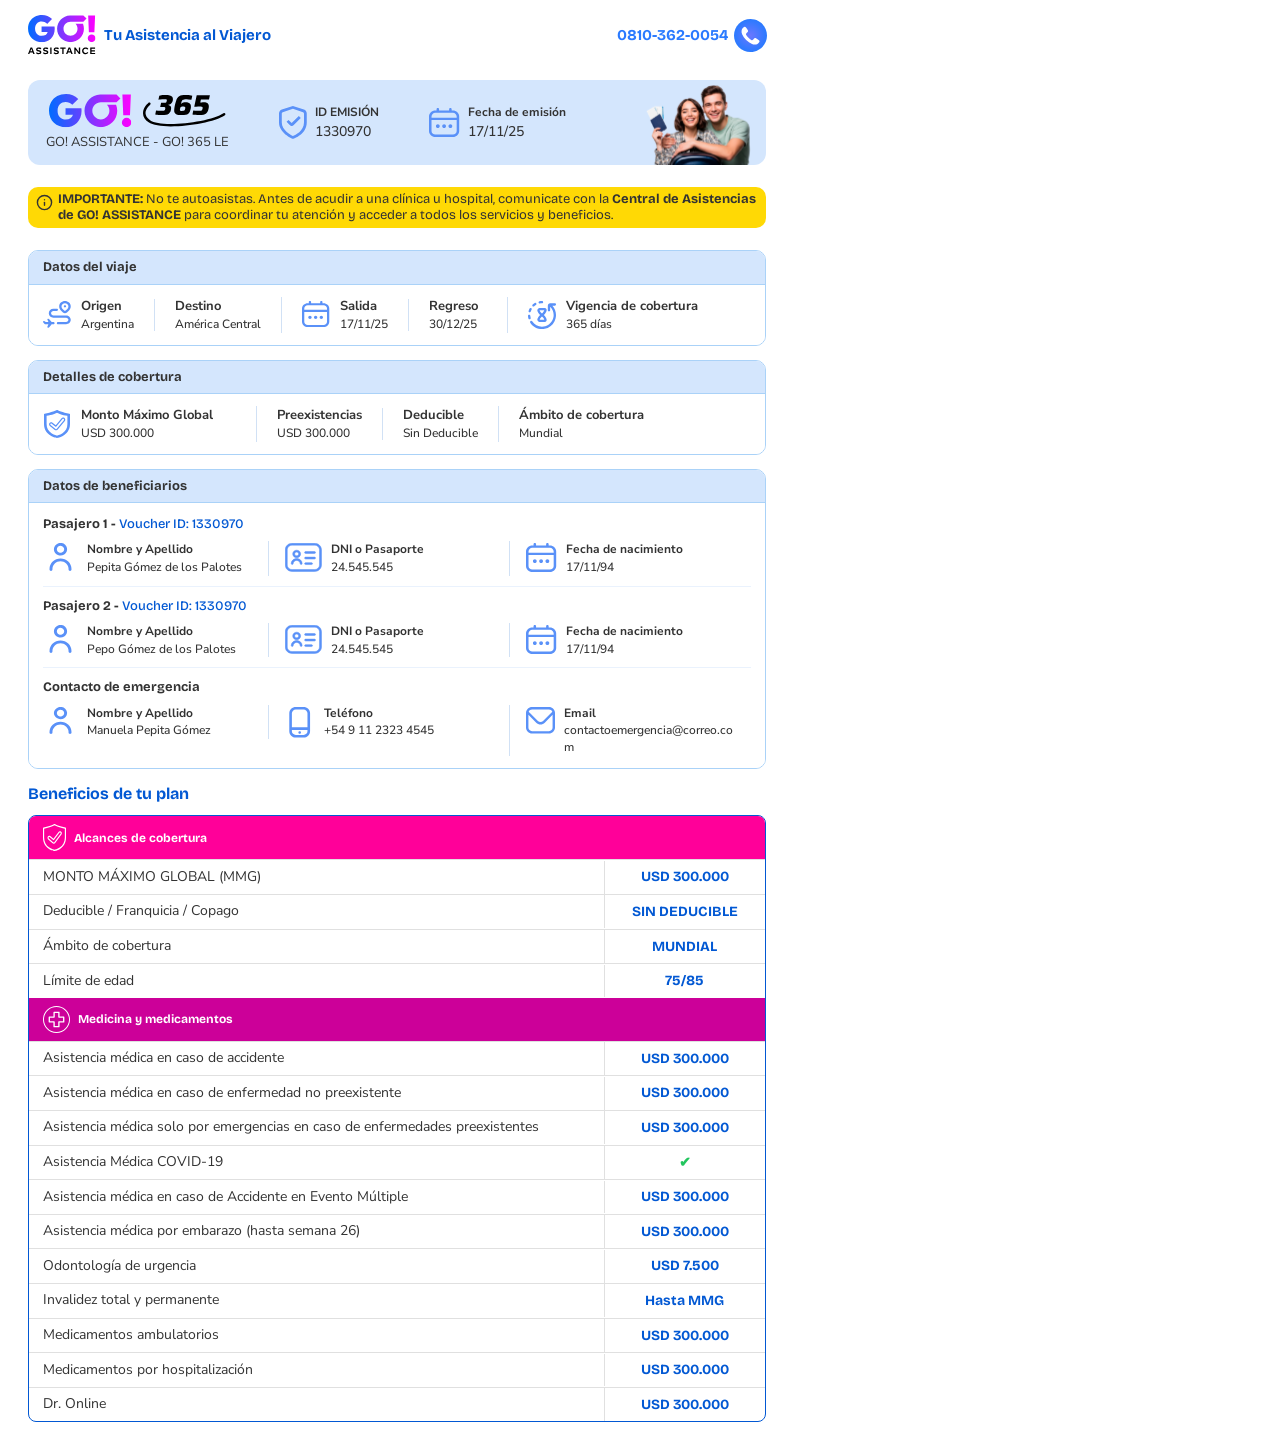
<file: pagina-01-pdf.html>
<!DOCTYPE html>
<html lang="es" style="box-sizing: border-box; margin: 0; padding: 0; --primary: #0258D3; --dark-gray: #333333; --mid-gray: #666666; --border: #e0e0e0; --blue-light: #D4E6FD; --blue-border: #AAD2F8; --coverage: #FF0099; --medicine: #CC0099; --white: #ffffff; --font-primary: 'Bricolage Grotesque', sans-serif; --font-secondary: 'Nunito Sans', sans-serif;">

<head>
    <meta charset="UTF-8">
    <meta name="viewport" content="width=794px">
    <title>Voucher GO! Assistance - Pág 1</title>
    <link rel="preconnect" href="https://fonts.googleapis.com">
    <link rel="preconnect" href="https://fonts.gstatic.com" crossorigin="">
    <link href="https://fonts.googleapis.com/css2?family=Bricolage+Grotesque:opsz,wdth,wght@12..96,75..100,200..800&family=Nunito+Sans:ital,opsz,wdth,wght,YTLC@0,6..12,75..125,200..1000,440..540;1,6..12,75..125,200..1000,440..540&display=swap" rel="stylesheet">
    <style>
        * {
            -webkit-print-color-adjust: exact !important;
            print-color-adjust: exact !important;
            color-adjust: exact !important;
        }

        @page {
            size: A4 portrait;
            margin: 0;
        }

        @media print {
            html, body {
                width: 210mm;
                margin: 0;
                padding: 0;
            }

            .page {
                width: 210mm;
                padding: 10px 28px;
                box-sizing: border-box;
            }

            .page-container {
                width: 100% !important;
            }

            .header {
                width: 100% !important;
            }

            .voucher-bar {
                background-color: #D4E6FD !important;
                -webkit-print-color-adjust: exact !important;
                print-color-adjust: exact !important;
            }

            .section-block-title {
                background-color: #D4E6FD !important;
                -webkit-print-color-adjust: exact !important;
                print-color-adjust: exact !important;
            }

            .important-banner {
                background-color: #FFD905 !important;
                -webkit-print-color-adjust: exact !important;
                print-color-adjust: exact !important;
            }

            .tbl-section-header.coverage {
                background-color: #FF0099 !important;
                -webkit-print-color-adjust: exact !important;
                print-color-adjust: exact !important;
            }

            .tbl-section-header.medicine {
                background-color: #CC0099 !important;
                -webkit-print-color-adjust: exact !important;
                print-color-adjust: exact !important;
            }

            .phone-icon {
                background-color: #0258D3 !important;
                -webkit-print-color-adjust: exact !important;
                print-color-adjust: exact !important;
            }
        }

        body {
            box-sizing: border-box;
            margin: 0;
            font-family: var(--font-secondary);
            background: #fff;
            color: #333333;
            padding: 0;
            font-size: 13px;
            line-height: 1.4;
            width: 210mm;
        }
    </style>
</head>

<body>
    <!-- HEADER -->
    <div class="header" style="box-sizing: border-box; display: flex; align-items: center; justify-content: space-between; margin: 0 auto; width: 100%; padding: 15px 28px;">
        <div class="header-logo" style="box-sizing: border-box; margin: 0; padding: 0; display: flex; align-items: center; gap: 8px;">
            <img src="images/logo-go-assistance-color-vertical.svg" alt="" style="box-sizing: border-box; margin: 0; padding: 0; height: 40px; width: auto;" height="40">
            <span class="header-tagline" style="box-sizing: border-box; margin: 0; padding: 0; font-family: var(--font-primary); font-size: 15px; font-weight: 700; color: #0258D3;">Tu Asistencia al Viajero</span>
        </div>
        <a class="header-phone" style="box-sizing: border-box; margin: 0; padding: 0; display: flex; align-items: center; gap: 8px; font-family: var(--font-primary); font-size: 15px; font-weight: 700; color: #2A7AFF; text-decoration: none;">
            <span style="box-sizing: border-box; margin: 0; padding: 0;">0810-362-0054</span>
            <span class="phone-icon" style="box-sizing: border-box; margin: 0; padding: 0; width: 30px; height: 30px; background-color: #0258D3; border-radius: 50%; display: flex; align-items: center; justify-content: center; -webkit-print-color-adjust: exact; print-color-adjust: exact;">
                <img src="images/icono-telefono-header.svg" alt="" style="box-sizing: border-box; margin: 0; padding: 0;">
            </span>
        </a>
    </div>

    <div class="page" style="box-sizing: border-box; margin: 0; padding: 0; background: #fff;">
        <div class="page-container" style="box-sizing: border-box; width: 100%; margin: 0 auto; padding: 10px 28px;">

            <!-- VOUCHER INFO BAR -->
            <div class="voucher-bar" style="box-sizing: border-box; margin: 0; background-color: #D4E6FD; border-radius: 12px; padding: 14px 18px; display: flex; align-items: center; gap: 50px; margin-bottom: 14px; position: relative; overflow: hidden; -webkit-print-color-adjust: exact; print-color-adjust: exact;">
                <div class="voucher-bar-logos" style="box-sizing: border-box; margin: 0; padding: 0; display: flex; align-items: center; gap: 5px; flex-shrink: 0; flex-direction: column;">
                    <img src="images/logo-go-365-color-horizontal.svg" alt="" style="box-sizing: border-box; margin: 0; padding: 0; height: 34px; width: auto;" height="34">
                    <span style="box-sizing: border-box; margin: 0; padding: 0;">GO! ASSISTANCE - GO! 365 LE</span>
                </div>

                <!-- ID EMISION -->
                <div class="voucher-bar-field" style="box-sizing: border-box; margin: 0; padding: 0; display: flex; align-items: center; gap: 8px;">
                    <img src="images/icono-voucher-id.svg" alt="" width="28" style="box-sizing: border-box; margin: 0; padding: 0;">
                    <div style="box-sizing: border-box; margin: 0; padding: 0;">
                        <span style="box-sizing: border-box; margin: 0; padding: 0; font-family: var(--font-secondary); font-size: 12px; font-weight: 700; color: #333333; display: block; margin-bottom: 1px;">ID EMISIÓN</span>
                        <span style="box-sizing: border-box; margin: 0; padding: 0; font-family: var(--font-secondary); font-size: 14px; font-weight: 500; color: #333333; display: block;">1330970</span>
                    </div>
                </div>

                <!-- Fecha de emisión -->
                <div class="voucher-bar-field" style="box-sizing: border-box; margin: 0; padding: 0; display: flex; align-items: center; gap: 8px;">
                    <img src="images/icono-calendario.svg" alt="" style="box-sizing: border-box; margin: 0; padding: 0;">
                    <div style="box-sizing: border-box; margin: 0; padding: 0;">
                        <span style="box-sizing: border-box; margin: 0; padding: 0; font-family: var(--font-secondary); font-size: 12px; font-weight: 700; color: #333333; display: block; margin-bottom: 1px;">Fecha de emisión</span>
                        <span style="box-sizing: border-box; margin: 0; padding: 0; font-family: var(--font-secondary); font-size: 14px; font-weight: 500; color: #333333; display: block;">17/11/25</span>
                    </div>
                </div>

                <img class="voucher-bar-couple" src="images/img-pareja-banner.svg" onerror="this.style.display='none'" alt="pareja viajeros" style="box-sizing: border-box; margin: 0; padding: 0; position: absolute; right: 10px; bottom: 0; height: 80px; width: auto;" height="80">
            </div>

            <!-- INFO IMPORTANTE -->
            <div class="important-banner" style="box-sizing: border-box; display: flex; align-items: flex-start; gap: 5px; padding: 5px 8px; background-color: #FFD905; border-radius: 10px; margin: 22px 0; font-size: 13px; color: #333333; line-height: 1.2; font-family: var(--font-primary); -webkit-print-color-adjust: exact; print-color-adjust: exact;">
                <svg style="box-sizing: border-box; margin: 0; padding: 0; width: 17px; height: 17px; min-width: 17px; stroke: #333333; flex-shrink: 0; margin-top: 2px;" xmlns="http://www.w3.org/2000/svg" width="24" height="24" viewBox="0 0 24 24" fill="none" stroke="currentColor" stroke-width="2" stroke-linecap="round" stroke-linejoin="round">
                    <circle cx="12" cy="12" r="10"/>
                    <line x1="12" y1="16" x2="12" y2="12"/>
                    <line x1="12" y1="8" x2="12.01" y2="8"/>
                </svg>
                <p style="box-sizing: border-box; margin: 0; padding: 0;"><strong>IMPORTANTE:</strong> No te autoasistas. Antes de acudir a una clínica u hospital, comunicate con la <strong>Central de Asistencias de GO! ASSISTANCE</strong> para coordinar tu atención y acceder a todos los servicios y beneficios.</p>
            </div>

            <!-- DATOS DEL VIAJE -->
            <div class="section-block" style="box-sizing: border-box; margin: 0; padding: 0; border: 1px solid #AAD2F8; border-radius: 10px; overflow: hidden; margin-bottom: 14px;">
                <div class="section-block-title" style="box-sizing: border-box; margin: 0; background-color: #D4E6FD; padding: 7px 14px; font-family: var(--font-primary); font-size: 13px; font-weight: 700; color: #333333; border-bottom: 1px solid #AAD2F8; -webkit-print-color-adjust: exact; print-color-adjust: exact;">Datos del viaje</div>
                <div class="section-block-body" style="box-sizing: border-box; margin: 0; background: #ffffff; padding: 12px 14px;">
                    <div class="travel-row" style="box-sizing: border-box; margin: 0; padding: 0; display: flex; align-items: center;">

                        <div class="travel-group" style="box-sizing: border-box; margin: 0; padding: 0; display: flex; align-items: center; flex-shrink: 0; gap: 10px; flex: 1; padding-right: 20px;">
                            <img src="images/icono-destino.svg" alt="" style="box-sizing: border-box; margin: 0; padding: 0; width: 28px; height: 28px; flex-shrink: 0; object-fit: contain;" width="28" height="28">
                            <div style="box-sizing: border-box; margin: 0; padding: 0; display: flex; flex-direction: column; flex-shrink: 0;">
                                <span style="box-sizing: border-box; margin: 0; padding: 0; font-size: 13px; color: #333333; display: block; margin-bottom: 1px; font-weight: 700; white-space: nowrap;">Origen</span>
                                <span style="box-sizing: border-box; margin: 0; padding: 0; font-size: 12px; font-weight: 500; color: #333333; display: block; white-space: nowrap;">Argentina</span>
                            </div>
                            <div style="box-sizing: border-box; padding: 0; width: 1px; height: 32px; background: #D1E1F5; margin: 0 10px; flex-shrink: 0;"></div>
                            <div style="box-sizing: border-box; margin: 0; padding: 0; display: flex; flex-direction: column; flex-shrink: 0;">
                                <span style="box-sizing: border-box; margin: 0; padding: 0; font-size: 13px; color: #333333; display: block; margin-bottom: 1px; font-weight: 700; white-space: nowrap;">Destino</span>
                                <span style="box-sizing: border-box; margin: 0; padding: 0; font-size: 12px; font-weight: 500; color: #333333; display: block; white-space: nowrap;">América Central</span>
                            </div>
                        </div>

                        <div class="travel-group" style="box-sizing: border-box; margin: 0; padding: 0; display: flex; align-items: center; flex-shrink: 0; gap: 10px; flex: 1; padding-right: 20px; border-left: 1px solid #D1E1F5; padding-left: 20px;">
                            <img src="images/icono-calendario.svg" alt="" style="box-sizing: border-box; margin: 0; padding: 0; width: 28px; height: 28px; flex-shrink: 0; object-fit: contain;" width="28" height="28">
                            <div style="box-sizing: border-box; margin: 0; padding: 0; display: flex; flex-direction: column; flex-shrink: 0;">
                                <span style="box-sizing: border-box; margin: 0; padding: 0; font-size: 13px; color: #333333; display: block; margin-bottom: 1px; font-weight: 700; white-space: nowrap;">Salida</span>
                                <span style="box-sizing: border-box; margin: 0; padding: 0; font-size: 12px; font-weight: 500; color: #333333; display: block; white-space: nowrap;">17/11/25</span>
                            </div>
                            <div style="box-sizing: border-box; padding: 0; width: 1px; height: 32px; background: #D1E1F5; margin: 0 10px; flex-shrink: 0;"></div>
                            <div style="box-sizing: border-box; margin: 0; padding: 0; display: flex; flex-direction: column; flex-shrink: 0;">
                                <span style="box-sizing: border-box; margin: 0; padding: 0; font-size: 13px; color: #333333; display: block; margin-bottom: 1px; font-weight: 700; white-space: nowrap;">Regreso</span>
                                <span style="box-sizing: border-box; margin: 0; padding: 0; font-size: 12px; font-weight: 500; color: #333333; display: block; white-space: nowrap;">30/12/25</span>
                            </div>
                        </div>

                        <div class="travel-group" style="box-sizing: border-box; margin: 0; padding: 0; display: flex; align-items: center; flex-shrink: 0; gap: 10px; padding-right: 20px; border-left: 1px solid #D1E1F5; padding-left: 20px; flex: 1.1;">
                            <img src="images/icono-vigencia.svg" alt="" style="box-sizing: border-box; margin: 0; padding: 0; width: 28px; height: 28px; flex-shrink: 0; object-fit: contain;" width="28" height="28">
                            <div style="box-sizing: border-box; margin: 0; padding: 0;">
                                <span style="box-sizing: border-box; margin: 0; padding: 0; font-size: 13px; color: #333333; display: block; margin-bottom: 1px; font-weight: 700; white-space: nowrap;">Vigencia de cobertura</span>
                                <span style="box-sizing: border-box; margin: 0; padding: 0; font-size: 12px; font-weight: 500; color: #333333; display: block; white-space: nowrap;">365 días</span>
                            </div>
                        </div>

                    </div>
                </div>
            </div>

            <!-- DETALLES DE LA COBERTURA -->
            <div class="section-block" style="box-sizing: border-box; margin: 0; padding: 0; border: 1px solid #AAD2F8; border-radius: 10px; overflow: hidden; margin-bottom: 14px;">
                <div class="section-block-title" style="box-sizing: border-box; margin: 0; background-color: #D4E6FD; padding: 7px 14px; font-family: var(--font-primary); font-size: 13px; font-weight: 700; color: #333333; border-bottom: 1px solid #AAD2F8; -webkit-print-color-adjust: exact; print-color-adjust: exact;">Detalles de cobertura</div>
                <div class="section-block-body" style="box-sizing: border-box; margin: 0; background: #ffffff; padding: 12px 14px;">
                    <div style="box-sizing: border-box; margin: 0; padding: 0; display: flex; align-items: center;">

                        <div style="box-sizing: border-box; margin: 0; padding: 0; display: flex; align-items: center; flex-shrink: 0; gap: 10px; flex: 1; padding-right: 20px;">
                            <img src="images/GO-icono-cobertura.svg" alt="" style="box-sizing: border-box; margin: 0; padding: 0; width: 28px; height: 28px; flex-shrink: 0; object-fit: contain;" width="28" height="28">
                            <div style="box-sizing: border-box; margin: 0; padding: 0; display: flex; flex-direction: column; flex-shrink: 0;">
                                <span style="box-sizing: border-box; margin: 0; padding: 0; font-size: 13px; color: #333333; display: block; margin-bottom: 1px; font-weight: 700; white-space: nowrap;">Monto Máximo Global</span>
                                <span style="box-sizing: border-box; margin: 0; padding: 0; font-size: 12px; font-weight: 500; color: #333333; display: block; white-space: nowrap;">USD 300.000</span>
                            </div>
                        </div>

                        <div style="box-sizing: border-box; margin: 0; padding: 0; display: flex; align-items: center; flex-shrink: 0; gap: 10px; flex: 1; padding-right: 20px; border-left: 1px solid #D1E1F5; padding-left: 20px;">
                            <div style="box-sizing: border-box; margin: 0; padding: 0; display: flex; flex-direction: column; flex-shrink: 0;">
                                <span style="box-sizing: border-box; margin: 0; padding: 0; font-size: 13px; color: #333333; display: block; margin-bottom: 1px; font-weight: 700; white-space: nowrap;">Preexistencias</span>
                                <span style="box-sizing: border-box; margin: 0; padding: 0; font-size: 12px; font-weight: 500; color: #333333; display: block; white-space: nowrap;">USD 300.000</span>
                            </div>
                            <div style="box-sizing: border-box; padding: 0; width: 1px; height: 32px; background: #D1E1F5; margin: 0 10px; flex-shrink: 0;"></div>
                            <div style="box-sizing: border-box; margin: 0; padding: 0; display: flex; flex-direction: column; flex-shrink: 0;">
                                <span style="box-sizing: border-box; margin: 0; padding: 0; font-size: 13px; color: #333333; display: block; margin-bottom: 1px; font-weight: 700; white-space: nowrap;">Deducible</span>
                                <span style="box-sizing: border-box; margin: 0; padding: 0; font-size: 12px; font-weight: 500; color: #333333; display: block; white-space: nowrap;">Sin Deducible</span>
                            </div>
                        </div>

                        <div style="box-sizing: border-box; margin: 0; padding: 0; display: flex; align-items: center; flex-shrink: 0; gap: 10px; padding-right: 20px; border-left: 1px solid #D1E1F5; padding-left: 20px; flex: 1.1;">
                            <div style="box-sizing: border-box; margin: 0; padding: 0;">
                                <span style="box-sizing: border-box; margin: 0; padding: 0; font-size: 13px; color: #333333; display: block; margin-bottom: 1px; font-weight: 700; white-space: nowrap;">Ámbito de cobertura</span>
                                <span style="box-sizing: border-box; margin: 0; padding: 0; font-size: 12px; font-weight: 500; color: #333333; display: block; white-space: nowrap;">Mundial</span>
                            </div>
                        </div>

                    </div>
                </div>
            </div>

            <!-- DATOS DE BENEFICIARIOS -->
            <div class="section-block" style="box-sizing: border-box; margin: 0; padding: 0; border: 1px solid #AAD2F8; border-radius: 10px; overflow: hidden; margin-bottom: 14px;">
                <div class="section-block-title" style="box-sizing: border-box; margin: 0; background-color: #D4E6FD; padding: 7px 14px; font-family: var(--font-primary); font-size: 13px; font-weight: 700; color: #333333; border-bottom: 1px solid #AAD2F8; -webkit-print-color-adjust: exact; print-color-adjust: exact;">Datos de beneficiarios</div>
                <div class="section-block-body" style="box-sizing: border-box; margin: 0; background: #ffffff; padding: 12px 14px;">

                    <!-- Pasajero 1 -->
                    <div style="box-sizing: border-box; margin: 0; padding: 10px 0; border-bottom: 1px solid #EAF2FD; padding-top: 0;">
                        <div style="box-sizing: border-box; margin: 0; padding: 0; font-family: var(--font-primary); font-size: 13px; font-weight: 700; color: #333333; margin-bottom: 8px;">Pasajero 1 - <strong style="color: #0258D3; font-weight: 500;">Voucher ID: 1330970</strong></div>
                        <div style="box-sizing: border-box; margin: 0; padding: 0; display: flex; align-items: flex-start;">
                            <div style="box-sizing: border-box; margin: 0; padding: 0; display: flex; align-items: flex-start; gap: 9px; flex: 1; min-width: 0; overflow: hidden; padding-right: 16px;">
                                <img src="images/icono-pasajero.svg" alt="" width="35" style="box-sizing: border-box; margin: 0; padding: 0; flex-shrink: 0; margin-top: 2px;">
                                <div style="box-sizing: border-box; margin: 0; padding: 0; min-width: 0; overflow: hidden;">
                                    <span style="box-sizing: border-box; margin: 0; padding: 0; font-size: 12px; color: #333333; display: block; margin-bottom: 1px; font-weight: 700;">Nombre y Apellido</span>
                                    <span style="box-sizing: border-box; margin: 0; padding: 0; font-size: 12px; font-weight: 500; color: #333333; display: block; word-break: break-all; overflow-wrap: break-word;">Pepita Gómez de los Palotes</span>
                                </div>
                            </div>
                            <div style="box-sizing: border-box; margin: 0; padding: 0; display: flex; align-items: flex-start; gap: 9px; flex: 1; min-width: 0; overflow: hidden; padding-right: 16px; border-left: 1px solid #D1E1F5; padding-left: 16px;">
                                <img src="images/icono-documento.svg" alt="" width="37" style="box-sizing: border-box; margin: 0; padding: 0; flex-shrink: 0; margin-top: 2px;">
                                <div style="box-sizing: border-box; margin: 0; padding: 0; min-width: 0; overflow: hidden;">
                                    <span style="box-sizing: border-box; margin: 0; padding: 0; font-size: 12px; color: #333333; display: block; margin-bottom: 1px; font-weight: 700;">DNI o Pasaporte</span>
                                    <span style="box-sizing: border-box; margin: 0; padding: 0; font-size: 12px; font-weight: 500; color: #333333; display: block; word-break: break-all; overflow-wrap: break-word;">24.545.545</span>
                                </div>
                            </div>
                            <div style="box-sizing: border-box; margin: 0; padding: 0; display: flex; align-items: flex-start; gap: 9px; flex: 1; min-width: 0; overflow: hidden; padding-right: 16px; border-left: 1px solid #D1E1F5; padding-left: 16px;">
                                <img src="images/icono-calendario.svg" alt="" style="box-sizing: border-box; margin: 0; padding: 0; flex-shrink: 0; margin-top: 2px;">
                                <div style="box-sizing: border-box; margin: 0; padding: 0; min-width: 0; overflow: hidden;">
                                    <span style="box-sizing: border-box; margin: 0; padding: 0; font-size: 12px; color: #333333; display: block; margin-bottom: 1px; font-weight: 700;">Fecha de nacimiento</span>
                                    <span style="box-sizing: border-box; margin: 0; padding: 0; font-size: 12px; font-weight: 500; color: #333333; display: block; word-break: break-all; overflow-wrap: break-word;">17/11/94</span>
                                </div>
                            </div>
                        </div>
                    </div>

                    <!-- Pasajero 2 -->
                    <div style="box-sizing: border-box; margin: 0; padding: 10px 0; border-bottom: 1px solid #EAF2FD;">
                        <div style="box-sizing: border-box; margin: 0; padding: 0; font-family: var(--font-primary); font-size: 13px; font-weight: 700; color: #333333; margin-bottom: 8px;">Pasajero 2 - <strong style="color: #0258D3; font-weight: 500;">Voucher ID: 1330970</strong></div>
                        <div style="box-sizing: border-box; margin: 0; padding: 0; display: flex; align-items: flex-start;">
                            <div style="box-sizing: border-box; margin: 0; padding: 0; display: flex; align-items: flex-start; gap: 9px; flex: 1; min-width: 0; overflow: hidden; padding-right: 16px;">
                                <img src="images/icono-pasajero.svg" alt="" width="35" style="box-sizing: border-box; margin: 0; padding: 0; flex-shrink: 0; margin-top: 2px;">
                                <div style="box-sizing: border-box; margin: 0; padding: 0; min-width: 0; overflow: hidden;">
                                    <span style="box-sizing: border-box; margin: 0; padding: 0; font-size: 12px; color: #333333; display: block; margin-bottom: 1px; font-weight: 700;">Nombre y Apellido</span>
                                    <span style="box-sizing: border-box; margin: 0; padding: 0; font-size: 12px; font-weight: 500; color: #333333; display: block; word-break: break-all; overflow-wrap: break-word;">Pepo Gómez de los Palotes</span>
                                </div>
                            </div>
                            <div style="box-sizing: border-box; margin: 0; padding: 0; display: flex; align-items: flex-start; gap: 9px; flex: 1; min-width: 0; overflow: hidden; padding-right: 16px; border-left: 1px solid #D1E1F5; padding-left: 16px;">
                                <img src="images/icono-documento.svg" alt="" width="37" style="box-sizing: border-box; margin: 0; padding: 0; flex-shrink: 0; margin-top: 2px;">
                                <div style="box-sizing: border-box; margin: 0; padding: 0; min-width: 0; overflow: hidden;">
                                    <span style="box-sizing: border-box; margin: 0; padding: 0; font-size: 12px; color: #333333; display: block; margin-bottom: 1px; font-weight: 700;">DNI o Pasaporte</span>
                                    <span style="box-sizing: border-box; margin: 0; padding: 0; font-size: 12px; font-weight: 500; color: #333333; display: block; word-break: break-all; overflow-wrap: break-word;">24.545.545</span>
                                </div>
                            </div>
                            <div style="box-sizing: border-box; margin: 0; padding: 0; display: flex; align-items: flex-start; gap: 9px; flex: 1; min-width: 0; overflow: hidden; padding-right: 16px; border-left: 1px solid #D1E1F5; padding-left: 16px;">
                                <img src="images/icono-calendario.svg" alt="" style="box-sizing: border-box; margin: 0; padding: 0; flex-shrink: 0; margin-top: 2px;">
                                <div style="box-sizing: border-box; margin: 0; padding: 0; min-width: 0; overflow: hidden;">
                                    <span style="box-sizing: border-box; margin: 0; padding: 0; font-size: 12px; color: #333333; display: block; margin-bottom: 1px; font-weight: 700;">Fecha de nacimiento</span>
                                    <span style="box-sizing: border-box; margin: 0; padding: 0; font-size: 12px; font-weight: 500; color: #333333; display: block; word-break: break-all; overflow-wrap: break-word;">17/11/94</span>
                                </div>
                            </div>
                        </div>
                    </div>

                    <!-- Contacto de emergencia -->
                    <div style="box-sizing: border-box; margin: 0; padding: 10px 0; padding-bottom: 0;">
                        <div style="box-sizing: border-box; margin: 0; padding: 0; font-family: var(--font-primary); font-size: 13px; font-weight: 700; color: #333333; margin-bottom: 8px;">Contacto de emergencia</div>
                        <div style="box-sizing: border-box; margin: 0; padding: 0; display: flex; align-items: flex-start;">
                            <div style="box-sizing: border-box; margin: 0; padding: 0; display: flex; align-items: flex-start; gap: 9px; flex: 1; min-width: 0; overflow: hidden; padding-right: 16px;">
                                <img src="images/icono-pasajero.svg" alt="" width="35" style="box-sizing: border-box; margin: 0; padding: 0; flex-shrink: 0; margin-top: 2px;">
                                <div style="box-sizing: border-box; margin: 0; padding: 0; min-width: 0; overflow: hidden;">
                                    <span style="box-sizing: border-box; margin: 0; padding: 0; font-size: 12px; color: #333333; display: block; margin-bottom: 1px; font-weight: 700;">Nombre y Apellido</span>
                                    <span style="box-sizing: border-box; margin: 0; padding: 0; font-size: 12px; font-weight: 500; color: #333333; display: block; word-break: break-all; overflow-wrap: break-word;">Manuela Pepita Gómez</span>
                                </div>
                            </div>
                            <div style="box-sizing: border-box; margin: 0; padding: 0; display: flex; align-items: flex-start; gap: 9px; flex: 1; min-width: 0; overflow: hidden; padding-right: 16px; border-left: 1px solid #D1E1F5; padding-left: 16px;">
                                <img src="images/icono-telefono.svg" alt="" width="30" style="box-sizing: border-box; margin: 0; padding: 0; flex-shrink: 0; margin-top: 2px;">
                                <div style="box-sizing: border-box; margin: 0; padding: 0; min-width: 0; overflow: hidden;">
                                    <span style="box-sizing: border-box; margin: 0; padding: 0; font-size: 12px; color: #333333; display: block; margin-bottom: 1px; font-weight: 700;">Teléfono</span>
                                    <span style="box-sizing: border-box; margin: 0; padding: 0; font-size: 12px; font-weight: 500; color: #333333; display: block; word-break: break-all; overflow-wrap: break-word;">+54 9 11 2323 4545</span>
                                </div>
                            </div>
                            <div style="box-sizing: border-box; margin: 0; padding: 0; display: flex; align-items: flex-start; gap: 9px; flex: 1; min-width: 0; overflow: hidden; padding-right: 16px; border-left: 1px solid #D1E1F5; padding-left: 16px;">
                                <img src="images/icono-email.svg" alt="" style="box-sizing: border-box; margin: 0; padding: 0; flex-shrink: 0; margin-top: 2px;">
                                <div style="box-sizing: border-box; margin: 0; padding: 0; min-width: 0; overflow: hidden;">
                                    <span style="box-sizing: border-box; margin: 0; padding: 0; font-size: 12px; color: #333333; display: block; margin-bottom: 1px; font-weight: 700;">Email</span>
                                    <span style="box-sizing: border-box; margin: 0; padding: 0; font-size: 12px; font-weight: 500; color: #333333; display: block; word-break: break-all; overflow-wrap: break-word;">contactoemergencia@correo.com</span>
                                </div>
                            </div>
                        </div>
                    </div>

                </div>
            </div>

            <!-- BENEFICIOS DEL PLAN -->
            <div style="box-sizing: border-box; margin: 0; padding: 0; font-family: var(--font-primary); font-size: 16px; font-weight: 700; color: #0258D3; margin-bottom: 10px; margin-top: 2px;">Beneficios de tu plan</div>

            <div class="plan-table" style="box-sizing: border-box; margin: 0; padding: 0; border: 1px solid #0258D3; border-radius: 8px; overflow: hidden; width: 100%;">

                <!-- ALCANCES DE COBERTURA -->
                <div class="tbl-section-header coverage" style="box-sizing: border-box; margin: 0; display: flex; align-items: center; gap: 8px; padding: 8px 14px; color: #ffffff; font-family: var(--font-primary); font-size: 12px; font-weight: 700; background-color: #FF0099; -webkit-print-color-adjust: exact; print-color-adjust: exact;">
                    <img src="images/GO-icon-item.alcances.svg" alt="" style="box-sizing: border-box; margin: 0; padding: 0;">
                    Alcances de cobertura
                </div>
                <div style="box-sizing: border-box; margin: 0; padding: 0; display: flex; align-items: center; border-top: 1px solid #e0e0e0;">
                    <span style="box-sizing: border-box; margin: 0; flex: 1; padding: 7px 14px; font-size: 14px; color: #333333; border-right: 1px solid #e0e0e0; line-height: 1.35;">MONTO MÁXIMO GLOBAL (MMG)</span>
                    <span style="box-sizing: border-box; margin: 0; width: 160px; padding: 7px 14px; font-size: 14px; font-weight: 700; color: #0258D3; font-family: var(--font-primary); text-align: center; flex-shrink: 0;">USD 300.000</span>
                </div>
                <div style="box-sizing: border-box; margin: 0; padding: 0; display: flex; align-items: center; border-top: 1px solid #e0e0e0;">
                    <span style="box-sizing: border-box; margin: 0; flex: 1; padding: 7px 14px; font-size: 14px; color: #333333; border-right: 1px solid #e0e0e0; line-height: 1.35;">Deducible / Franquicia / Copago</span>
                    <span style="box-sizing: border-box; margin: 0; width: 160px; padding: 7px 14px; font-size: 14px; font-weight: 700; color: #0258D3; font-family: var(--font-primary); text-align: center; flex-shrink: 0;">SIN DEDUCIBLE</span>
                </div>
                <div style="box-sizing: border-box; margin: 0; padding: 0; display: flex; align-items: center; border-top: 1px solid #e0e0e0;">
                    <span style="box-sizing: border-box; margin: 0; flex: 1; padding: 7px 14px; font-size: 14px; color: #333333; border-right: 1px solid #e0e0e0; line-height: 1.35;">Ámbito de cobertura</span>
                    <span style="box-sizing: border-box; margin: 0; width: 160px; padding: 7px 14px; font-size: 14px; font-weight: 700; color: #0258D3; font-family: var(--font-primary); text-align: center; flex-shrink: 0;">MUNDIAL</span>
                </div>
                <div style="box-sizing: border-box; margin: 0; padding: 0; display: flex; align-items: center; border-top: 1px solid #e0e0e0;">
                    <span style="box-sizing: border-box; margin: 0; flex: 1; padding: 7px 14px; font-size: 14px; color: #333333; border-right: 1px solid #e0e0e0; line-height: 1.35;">Límite de edad</span>
                    <span style="box-sizing: border-box; margin: 0; width: 160px; padding: 7px 14px; font-size: 14px; font-weight: 700; color: #0258D3; font-family: var(--font-primary); text-align: center; flex-shrink: 0;">75/85</span>
                </div>

                <!-- MEDICINA Y MEDICAMENTOS -->
                <div class="tbl-section-header medicine" style="box-sizing: border-box; margin: 0; display: flex; align-items: center; gap: 8px; padding: 8px 14px; color: #ffffff; font-family: var(--font-primary); font-size: 12px; font-weight: 700; background-color: #CC0099; -webkit-print-color-adjust: exact; print-color-adjust: exact;">
                    <img src="images/GO-icon-item.medicina.svg" alt="" style="box-sizing: border-box; margin: 0; padding: 0;">
                    Medicina y medicamentos
                </div>
                <div style="box-sizing: border-box; margin: 0; padding: 0; display: flex; align-items: center; border-top: 1px solid #e0e0e0;">
                    <span style="box-sizing: border-box; margin: 0; flex: 1; padding: 7px 14px; font-size: 14px; color: #333333; border-right: 1px solid #e0e0e0; line-height: 1.35;">Asistencia médica en caso de accidente</span>
                    <span style="box-sizing: border-box; margin: 0; width: 160px; padding: 7px 14px; font-size: 14px; font-weight: 700; color: #0258D3; font-family: var(--font-primary); text-align: center; flex-shrink: 0;">USD 300.000</span>
                </div>
                <div style="box-sizing: border-box; margin: 0; padding: 0; display: flex; align-items: center; border-top: 1px solid #e0e0e0;">
                    <span style="box-sizing: border-box; margin: 0; flex: 1; padding: 7px 14px; font-size: 14px; color: #333333; border-right: 1px solid #e0e0e0; line-height: 1.35;">Asistencia médica en caso de enfermedad no preexistente</span>
                    <span style="box-sizing: border-box; margin: 0; width: 160px; padding: 7px 14px; font-size: 14px; font-weight: 700; color: #0258D3; font-family: var(--font-primary); text-align: center; flex-shrink: 0;">USD 300.000</span>
                </div>
                <div style="box-sizing: border-box; margin: 0; padding: 0; display: flex; align-items: center; border-top: 1px solid #e0e0e0;">
                    <span style="box-sizing: border-box; margin: 0; flex: 1; padding: 7px 14px; font-size: 14px; color: #333333; border-right: 1px solid #e0e0e0; line-height: 1.35;">Asistencia médica solo por emergencias en caso de enfermedades preexistentes</span>
                    <span style="box-sizing: border-box; margin: 0; width: 160px; padding: 7px 14px; font-size: 14px; font-weight: 700; color: #0258D3; font-family: var(--font-primary); text-align: center; flex-shrink: 0;">USD 300.000</span>
                </div>
                <div style="box-sizing: border-box; margin: 0; padding: 0; display: flex; align-items: center; border-top: 1px solid #e0e0e0;">
                    <span style="box-sizing: border-box; margin: 0; flex: 1; padding: 7px 14px; font-size: 14px; color: #333333; border-right: 1px solid #e0e0e0; line-height: 1.35;">Asistencia Médica COVID-19</span>
                    <span style="box-sizing: border-box; margin: 0; color: #22c55e; font-size: 14px; font-weight: 900; text-align: center; width: 160px; padding: 7px 14px; flex-shrink: 0;">✔</span>
                </div>
                <div style="box-sizing: border-box; margin: 0; padding: 0; display: flex; align-items: center; border-top: 1px solid #e0e0e0;">
                    <span style="box-sizing: border-box; margin: 0; flex: 1; padding: 7px 14px; font-size: 14px; color: #333333; border-right: 1px solid #e0e0e0; line-height: 1.35;">Asistencia médica en caso de Accidente en Evento Múltiple</span>
                    <span style="box-sizing: border-box; margin: 0; width: 160px; padding: 7px 14px; font-size: 14px; font-weight: 700; color: #0258D3; font-family: var(--font-primary); text-align: center; flex-shrink: 0;">USD 300.000</span>
                </div>
                <div style="box-sizing: border-box; margin: 0; padding: 0; display: flex; align-items: center; border-top: 1px solid #e0e0e0;">
                    <span style="box-sizing: border-box; margin: 0; flex: 1; padding: 7px 14px; font-size: 14px; color: #333333; border-right: 1px solid #e0e0e0; line-height: 1.35;">Asistencia médica por embarazo (hasta semana 26)</span>
                    <span style="box-sizing: border-box; margin: 0; width: 160px; padding: 7px 14px; font-size: 14px; font-weight: 700; color: #0258D3; font-family: var(--font-primary); text-align: center; flex-shrink: 0;">USD 300.000</span>
                </div>
                <div style="box-sizing: border-box; margin: 0; padding: 0; display: flex; align-items: center; border-top: 1px solid #e0e0e0;">
                    <span style="box-sizing: border-box; margin: 0; flex: 1; padding: 7px 14px; font-size: 14px; color: #333333; border-right: 1px solid #e0e0e0; line-height: 1.35;">Odontología de urgencia</span>
                    <span style="box-sizing: border-box; margin: 0; width: 160px; padding: 7px 14px; font-size: 14px; font-weight: 700; color: #0258D3; font-family: var(--font-primary); text-align: center; flex-shrink: 0;">USD 7.500</span>
                </div>
                <div style="box-sizing: border-box; margin: 0; padding: 0; display: flex; align-items: center; border-top: 1px solid #e0e0e0;">
                    <span style="box-sizing: border-box; margin: 0; flex: 1; padding: 7px 14px; font-size: 14px; color: #333333; border-right: 1px solid #e0e0e0; line-height: 1.35;">Invalidez total y permanente</span>
                    <span style="box-sizing: border-box; margin: 0; width: 160px; padding: 7px 14px; font-size: 14px; font-weight: 700; color: #0258D3; font-family: var(--font-primary); text-align: center; flex-shrink: 0;">Hasta MMG</span>
                </div>
                <div style="box-sizing: border-box; margin: 0; padding: 0; display: flex; align-items: center; border-top: 1px solid #e0e0e0;">
                    <span style="box-sizing: border-box; margin: 0; flex: 1; padding: 7px 14px; font-size: 14px; color: #333333; border-right: 1px solid #e0e0e0; line-height: 1.35;">Medicamentos ambulatorios</span>
                    <span style="box-sizing: border-box; margin: 0; width: 160px; padding: 7px 14px; font-size: 14px; font-weight: 700; color: #0258D3; font-family: var(--font-primary); text-align: center; flex-shrink: 0;">USD 300.000</span>
                </div>
                <div style="box-sizing: border-box; margin: 0; padding: 0; display: flex; align-items: center; border-top: 1px solid #e0e0e0;">
                    <span style="box-sizing: border-box; margin: 0; flex: 1; padding: 7px 14px; font-size: 14px; color: #333333; border-right: 1px solid #e0e0e0; line-height: 1.35;">Medicamentos por hospitalización</span>
                    <span style="box-sizing: border-box; margin: 0; width: 160px; padding: 7px 14px; font-size: 14px; font-weight: 700; color: #0258D3; font-family: var(--font-primary); text-align: center; flex-shrink: 0;">USD 300.000</span>
                </div>
                <div style="box-sizing: border-box; margin: 0; padding: 0; display: flex; align-items: center; border-top: 1px solid #e0e0e0;">
                    <span style="box-sizing: border-box; margin: 0; flex: 1; padding: 7px 14px; font-size: 14px; color: #333333; border-right: 1px solid #e0e0e0; line-height: 1.35;">Dr. Online</span>
                    <span style="box-sizing: border-box; margin: 0; width: 160px; padding: 7px 14px; font-size: 14px; font-weight: 700; color: #0258D3; font-family: var(--font-primary); text-align: center; flex-shrink: 0;">USD 300.000</span>
                </div>

            </div>
        </div>
    </div>
</body>

</html>
</file>
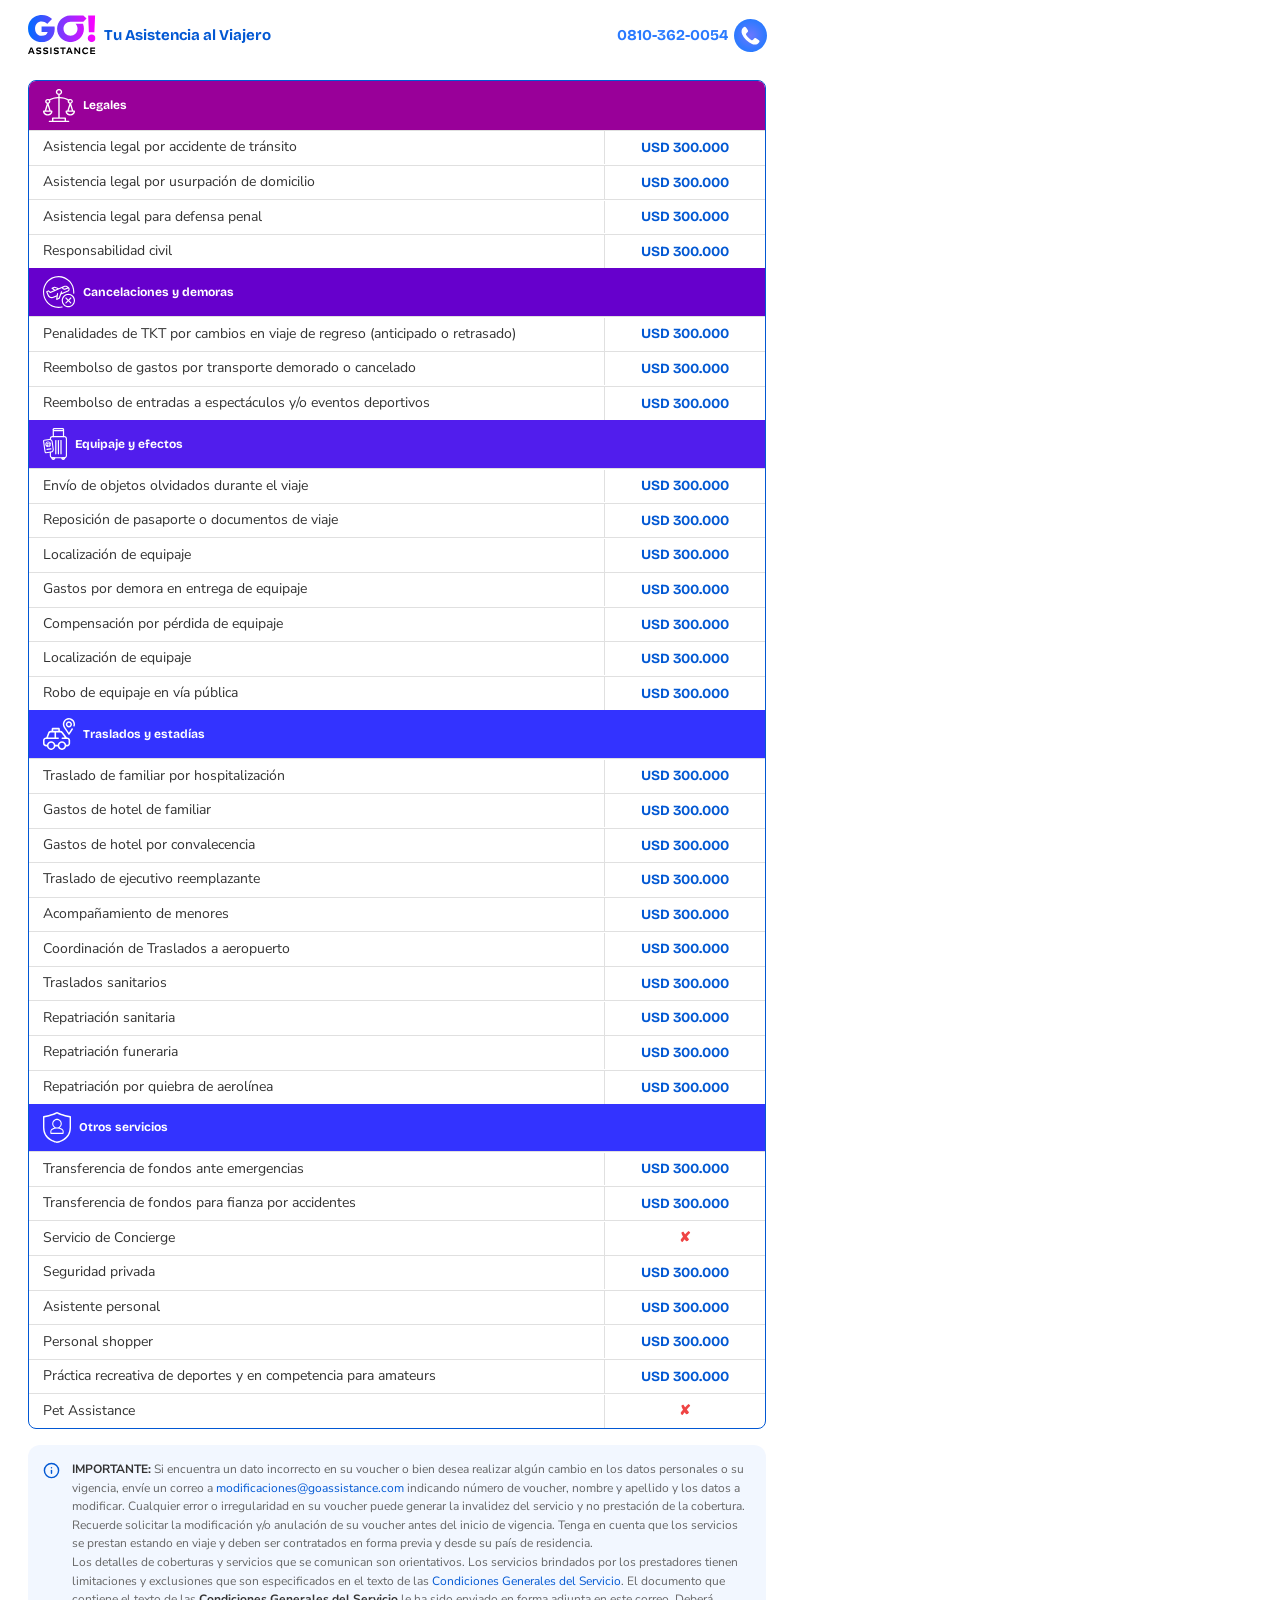
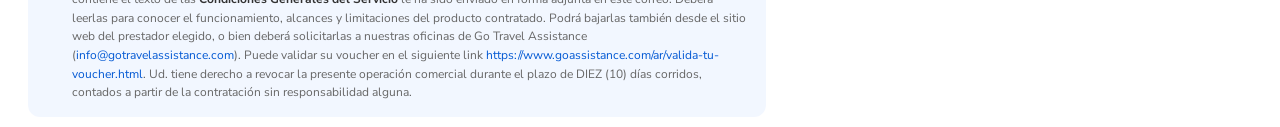
<file: pagina-02-pdf.html>
<!DOCTYPE html>
<html lang="es" style="box-sizing: border-box; margin: 0; padding: 0; --primary: #0258D3; --dark-gray: #333333; --mid-gray: #666666; --border: #e0e0e0; --blue-light: #D4E6FD; --blue-border: #AAD2F8; --white: #ffffff; --font-primary: 'Bricolage Grotesque', sans-serif; --font-secondary: 'Nunito Sans', sans-serif;">

<head>
    <meta charset="UTF-8">
    <meta name="viewport" content="width=794px">
    <title>Voucher GO! Assistance - Pág 2</title>
    <link rel="preconnect" href="https://fonts.googleapis.com">
    <link rel="preconnect" href="https://fonts.gstatic.com" crossorigin="">
    <link href="https://fonts.googleapis.com/css2?family=Bricolage+Grotesque:opsz,wdth,wght@12..96,75..100,200..800&family=Nunito+Sans:ital,opsz,wdth,wght,YTLC@0,6..12,75..125,200..1000,440..540;1,6..12,75..125,200..1000,440..540&display=swap" rel="stylesheet">
    <style>
        * {
            -webkit-print-color-adjust: exact !important;
            print-color-adjust: exact !important;
            color-adjust: exact !important;
        }

        @page {
            size: A4 portrait;
            margin: 0;
        }

        @media print {
            html, body {
                width: 210mm;
                margin: 0;
                padding: 0;
            }

            .page {
                width: 210mm;
                padding: 10px 28px;
                box-sizing: border-box;
            }

            .header {
                width: 100% !important;
            }

            .tbl-section-header.legales       { background-color: #990099 !important; -webkit-print-color-adjust: exact !important; print-color-adjust: exact !important; }
            .tbl-section-header.cancellations { background-color: #6600CC !important; -webkit-print-color-adjust: exact !important; print-color-adjust: exact !important; }
            .tbl-section-header.baggage       { background-color: #511DED !important; -webkit-print-color-adjust: exact !important; print-color-adjust: exact !important; }
            .tbl-section-header.transfers,
            .tbl-section-header.other-services{ background-color: #3333FF !important; -webkit-print-color-adjust: exact !important; print-color-adjust: exact !important; }
            .phone-icon                       { background-color: #0258D3 !important; -webkit-print-color-adjust: exact !important; print-color-adjust: exact !important; }
            .footer-note                      { background-color: rgba(0,102,255,0.05) !important; -webkit-print-color-adjust: exact !important; print-color-adjust: exact !important; }
        }

        body {
            box-sizing: border-box;
            margin: 0;
            font-family: var(--font-secondary);
            background: #fff;
            color: #333333;
            padding: 0;
            font-size: 13px;
            line-height: 1.4;
            width: 210mm;
        }
    </style>
</head>

<body>

    <!-- HEADER -->
    <div class="header" style="box-sizing: border-box; display: flex; align-items: center; justify-content: space-between; margin: 0 auto; width: 100%; padding: 15px 28px;">
        <div style="box-sizing: border-box; margin: 0; padding: 0; display: flex; align-items: center; gap: 8px;">
            <img src="images/logo-go-assistance-color-vertical.svg" alt="" style="box-sizing: border-box; margin: 0; padding: 0; height: 40px; width: auto;" height="40">
            <span style="box-sizing: border-box; margin: 0; padding: 0; font-family: var(--font-primary); font-size: 15px; font-weight: 700; color: #0258D3;">Tu Asistencia al Viajero</span>
        </div>
        <a style="box-sizing: border-box; margin: 0; padding: 0; display: flex; align-items: center; gap: 8px; font-family: var(--font-primary); font-size: 15px; font-weight: 700; color: #2A7AFF; text-decoration: none;">
            <span style="box-sizing: border-box; margin: 0; padding: 0;">0810-362-0054</span>
            <span class="phone-icon" style="box-sizing: border-box; margin: 0; padding: 0; width: 30px; height: 30px; background-color: #0258D3; border-radius: 50%; display: flex; align-items: center; justify-content: center; -webkit-print-color-adjust: exact; print-color-adjust: exact;">
                <img src="images/icono-telefono-header.svg" alt="" style="box-sizing: border-box; margin: 0; padding: 0;">
            </span>
        </a>
    </div>

    <div class="page" style="box-sizing: border-box; background: #fff; width: 100%; margin: 0 auto; padding: 10px 28px;">
        <div class="plan-table" style="box-sizing: border-box; margin: 0; padding: 0; border: 1px solid #0258D3; border-radius: 8px; overflow: hidden; width: 100%;">

            <!-- LEGALES -->
            <div class="tbl-section-header legales" style="box-sizing: border-box; margin: 0; display: flex; align-items: center; gap: 8px; padding: 8px 14px; color: #ffffff; font-family: var(--font-primary); font-size: 12px; font-weight: 700; background-color: #990099; -webkit-print-color-adjust: exact; print-color-adjust: exact;">
                <img src="images/GO-icon-item.legales.svg" alt="" style="box-sizing: border-box; margin: 0; padding: 0;">
                Legales
            </div>
            <div style="box-sizing: border-box; margin: 0; padding: 0; display: flex; align-items: center; border-top: 1px solid #e0e0e0;">
                <span style="box-sizing: border-box; margin: 0; flex: 1; padding: 7px 14px; font-size: 14px; color: #333333; border-right: 1px solid #e0e0e0; line-height: 1.35;">Asistencia legal por accidente de tránsito</span>
                <span style="box-sizing: border-box; margin: 0; width: 160px; padding: 7px 14px; font-size: 14px; font-weight: 700; color: #0258D3; font-family: var(--font-primary); text-align: center; flex-shrink: 0;">USD 300.000</span>
            </div>
            <div style="box-sizing: border-box; margin: 0; padding: 0; display: flex; align-items: center; border-top: 1px solid #e0e0e0;">
                <span style="box-sizing: border-box; margin: 0; flex: 1; padding: 7px 14px; font-size: 14px; color: #333333; border-right: 1px solid #e0e0e0; line-height: 1.35;">Asistencia legal por usurpación de domicilio</span>
                <span style="box-sizing: border-box; margin: 0; width: 160px; padding: 7px 14px; font-size: 14px; font-weight: 700; color: #0258D3; font-family: var(--font-primary); text-align: center; flex-shrink: 0;">USD 300.000</span>
            </div>
            <div style="box-sizing: border-box; margin: 0; padding: 0; display: flex; align-items: center; border-top: 1px solid #e0e0e0;">
                <span style="box-sizing: border-box; margin: 0; flex: 1; padding: 7px 14px; font-size: 14px; color: #333333; border-right: 1px solid #e0e0e0; line-height: 1.35;">Asistencia legal para defensa penal</span>
                <span style="box-sizing: border-box; margin: 0; width: 160px; padding: 7px 14px; font-size: 14px; font-weight: 700; color: #0258D3; font-family: var(--font-primary); text-align: center; flex-shrink: 0;">USD 300.000</span>
            </div>
            <div style="box-sizing: border-box; margin: 0; padding: 0; display: flex; align-items: center; border-top: 1px solid #e0e0e0;">
                <span style="box-sizing: border-box; margin: 0; flex: 1; padding: 7px 14px; font-size: 14px; color: #333333; border-right: 1px solid #e0e0e0; line-height: 1.35;">Responsabilidad civil</span>
                <span style="box-sizing: border-box; margin: 0; width: 160px; padding: 7px 14px; font-size: 14px; font-weight: 700; color: #0258D3; font-family: var(--font-primary); text-align: center; flex-shrink: 0;">USD 300.000</span>
            </div>

            <!-- CANCELACIONES Y DEMORAS -->
            <div class="tbl-section-header cancellations" style="box-sizing: border-box; margin: 0; display: flex; align-items: center; gap: 8px; padding: 8px 14px; color: #ffffff; font-family: var(--font-primary); font-size: 12px; font-weight: 700; background-color: #6600CC; -webkit-print-color-adjust: exact; print-color-adjust: exact;">
                <img src="images/GO-icon-item.cancelaciones.svg" alt="" style="box-sizing: border-box; margin: 0; padding: 0;">
                Cancelaciones y demoras
            </div>
            <div style="box-sizing: border-box; margin: 0; padding: 0; display: flex; align-items: center; border-top: 1px solid #e0e0e0;">
                <span style="box-sizing: border-box; margin: 0; flex: 1; padding: 7px 14px; font-size: 14px; color: #333333; border-right: 1px solid #e0e0e0; line-height: 1.35;">Penalidades de TKT por cambios en viaje de regreso (anticipado o retrasado)</span>
                <span style="box-sizing: border-box; margin: 0; width: 160px; padding: 7px 14px; font-size: 14px; font-weight: 700; color: #0258D3; font-family: var(--font-primary); text-align: center; flex-shrink: 0;">USD 300.000</span>
            </div>
            <div style="box-sizing: border-box; margin: 0; padding: 0; display: flex; align-items: center; border-top: 1px solid #e0e0e0;">
                <span style="box-sizing: border-box; margin: 0; flex: 1; padding: 7px 14px; font-size: 14px; color: #333333; border-right: 1px solid #e0e0e0; line-height: 1.35;">Reembolso de gastos por transporte demorado o cancelado</span>
                <span style="box-sizing: border-box; margin: 0; width: 160px; padding: 7px 14px; font-size: 14px; font-weight: 700; color: #0258D3; font-family: var(--font-primary); text-align: center; flex-shrink: 0;">USD 300.000</span>
            </div>
            <div style="box-sizing: border-box; margin: 0; padding: 0; display: flex; align-items: center; border-top: 1px solid #e0e0e0;">
                <span style="box-sizing: border-box; margin: 0; flex: 1; padding: 7px 14px; font-size: 14px; color: #333333; border-right: 1px solid #e0e0e0; line-height: 1.35;">Reembolso de entradas a espectáculos y/o eventos deportivos</span>
                <span style="box-sizing: border-box; margin: 0; width: 160px; padding: 7px 14px; font-size: 14px; font-weight: 700; color: #0258D3; font-family: var(--font-primary); text-align: center; flex-shrink: 0;">USD 300.000</span>
            </div>

            <!-- EQUIPAJE Y EFECTOS -->
            <div class="tbl-section-header baggage" style="box-sizing: border-box; margin: 0; display: flex; align-items: center; gap: 8px; padding: 8px 14px; color: #ffffff; font-family: var(--font-primary); font-size: 12px; font-weight: 700; background-color: #511DED; -webkit-print-color-adjust: exact; print-color-adjust: exact;">
                <img src="images/GO-icon-item.equipaje.svg" alt="" style="box-sizing: border-box; margin: 0; padding: 0;">
                Equipaje y efectos
            </div>
            <div style="box-sizing: border-box; margin: 0; padding: 0; display: flex; align-items: center; border-top: 1px solid #e0e0e0;">
                <span style="box-sizing: border-box; margin: 0; flex: 1; padding: 7px 14px; font-size: 14px; color: #333333; border-right: 1px solid #e0e0e0; line-height: 1.35;">Envío de objetos olvidados durante el viaje</span>
                <span style="box-sizing: border-box; margin: 0; width: 160px; padding: 7px 14px; font-size: 14px; font-weight: 700; color: #0258D3; font-family: var(--font-primary); text-align: center; flex-shrink: 0;">USD 300.000</span>
            </div>
            <div style="box-sizing: border-box; margin: 0; padding: 0; display: flex; align-items: center; border-top: 1px solid #e0e0e0;">
                <span style="box-sizing: border-box; margin: 0; flex: 1; padding: 7px 14px; font-size: 14px; color: #333333; border-right: 1px solid #e0e0e0; line-height: 1.35;">Reposición de pasaporte o documentos de viaje</span>
                <span style="box-sizing: border-box; margin: 0; width: 160px; padding: 7px 14px; font-size: 14px; font-weight: 700; color: #0258D3; font-family: var(--font-primary); text-align: center; flex-shrink: 0;">USD 300.000</span>
            </div>
            <div style="box-sizing: border-box; margin: 0; padding: 0; display: flex; align-items: center; border-top: 1px solid #e0e0e0;">
                <span style="box-sizing: border-box; margin: 0; flex: 1; padding: 7px 14px; font-size: 14px; color: #333333; border-right: 1px solid #e0e0e0; line-height: 1.35;">Localización de equipaje</span>
                <span style="box-sizing: border-box; margin: 0; width: 160px; padding: 7px 14px; font-size: 14px; font-weight: 700; color: #0258D3; font-family: var(--font-primary); text-align: center; flex-shrink: 0;">USD 300.000</span>
            </div>
            <div style="box-sizing: border-box; margin: 0; padding: 0; display: flex; align-items: center; border-top: 1px solid #e0e0e0;">
                <span style="box-sizing: border-box; margin: 0; flex: 1; padding: 7px 14px; font-size: 14px; color: #333333; border-right: 1px solid #e0e0e0; line-height: 1.35;">Gastos por demora en entrega de equipaje</span>
                <span style="box-sizing: border-box; margin: 0; width: 160px; padding: 7px 14px; font-size: 14px; font-weight: 700; color: #0258D3; font-family: var(--font-primary); text-align: center; flex-shrink: 0;">USD 300.000</span>
            </div>
            <div style="box-sizing: border-box; margin: 0; padding: 0; display: flex; align-items: center; border-top: 1px solid #e0e0e0;">
                <span style="box-sizing: border-box; margin: 0; flex: 1; padding: 7px 14px; font-size: 14px; color: #333333; border-right: 1px solid #e0e0e0; line-height: 1.35;">Compensación por pérdida de equipaje</span>
                <span style="box-sizing: border-box; margin: 0; width: 160px; padding: 7px 14px; font-size: 14px; font-weight: 700; color: #0258D3; font-family: var(--font-primary); text-align: center; flex-shrink: 0;">USD 300.000</span>
            </div>
            <div style="box-sizing: border-box; margin: 0; padding: 0; display: flex; align-items: center; border-top: 1px solid #e0e0e0;">
                <span style="box-sizing: border-box; margin: 0; flex: 1; padding: 7px 14px; font-size: 14px; color: #333333; border-right: 1px solid #e0e0e0; line-height: 1.35;">Localización de equipaje</span>
                <span style="box-sizing: border-box; margin: 0; width: 160px; padding: 7px 14px; font-size: 14px; font-weight: 700; color: #0258D3; font-family: var(--font-primary); text-align: center; flex-shrink: 0;">USD 300.000</span>
            </div>
            <div style="box-sizing: border-box; margin: 0; padding: 0; display: flex; align-items: center; border-top: 1px solid #e0e0e0;">
                <span style="box-sizing: border-box; margin: 0; flex: 1; padding: 7px 14px; font-size: 14px; color: #333333; border-right: 1px solid #e0e0e0; line-height: 1.35;">Robo de equipaje en vía pública</span>
                <span style="box-sizing: border-box; margin: 0; width: 160px; padding: 7px 14px; font-size: 14px; font-weight: 700; color: #0258D3; font-family: var(--font-primary); text-align: center; flex-shrink: 0;">USD 300.000</span>
            </div>

            <!-- TRASLADOS Y ESTADÍAS -->
            <div class="tbl-section-header transfers" style="box-sizing: border-box; margin: 0; display: flex; align-items: center; gap: 8px; padding: 8px 14px; color: #ffffff; font-family: var(--font-primary); font-size: 12px; font-weight: 700; background-color: #3333FF; -webkit-print-color-adjust: exact; print-color-adjust: exact;">
                <img src="images/GO-icon-item.traslados.svg" alt="" style="box-sizing: border-box; margin: 0; padding: 0;">
                Traslados y estadías
            </div>
            <div style="box-sizing: border-box; margin: 0; padding: 0; display: flex; align-items: center; border-top: 1px solid #e0e0e0;">
                <span style="box-sizing: border-box; margin: 0; flex: 1; padding: 7px 14px; font-size: 14px; color: #333333; border-right: 1px solid #e0e0e0; line-height: 1.35;">Traslado de familiar por hospitalización</span>
                <span style="box-sizing: border-box; margin: 0; width: 160px; padding: 7px 14px; font-size: 14px; font-weight: 700; color: #0258D3; font-family: var(--font-primary); text-align: center; flex-shrink: 0;">USD 300.000</span>
            </div>
            <div style="box-sizing: border-box; margin: 0; padding: 0; display: flex; align-items: center; border-top: 1px solid #e0e0e0;">
                <span style="box-sizing: border-box; margin: 0; flex: 1; padding: 7px 14px; font-size: 14px; color: #333333; border-right: 1px solid #e0e0e0; line-height: 1.35;">Gastos de hotel de familiar</span>
                <span style="box-sizing: border-box; margin: 0; width: 160px; padding: 7px 14px; font-size: 14px; font-weight: 700; color: #0258D3; font-family: var(--font-primary); text-align: center; flex-shrink: 0;">USD 300.000</span>
            </div>
            <div style="box-sizing: border-box; margin: 0; padding: 0; display: flex; align-items: center; border-top: 1px solid #e0e0e0;">
                <span style="box-sizing: border-box; margin: 0; flex: 1; padding: 7px 14px; font-size: 14px; color: #333333; border-right: 1px solid #e0e0e0; line-height: 1.35;">Gastos de hotel por convalecencia</span>
                <span style="box-sizing: border-box; margin: 0; width: 160px; padding: 7px 14px; font-size: 14px; font-weight: 700; color: #0258D3; font-family: var(--font-primary); text-align: center; flex-shrink: 0;">USD 300.000</span>
            </div>
            <div style="box-sizing: border-box; margin: 0; padding: 0; display: flex; align-items: center; border-top: 1px solid #e0e0e0;">
                <span style="box-sizing: border-box; margin: 0; flex: 1; padding: 7px 14px; font-size: 14px; color: #333333; border-right: 1px solid #e0e0e0; line-height: 1.35;">Traslado de ejecutivo reemplazante</span>
                <span style="box-sizing: border-box; margin: 0; width: 160px; padding: 7px 14px; font-size: 14px; font-weight: 700; color: #0258D3; font-family: var(--font-primary); text-align: center; flex-shrink: 0;">USD 300.000</span>
            </div>
            <div style="box-sizing: border-box; margin: 0; padding: 0; display: flex; align-items: center; border-top: 1px solid #e0e0e0;">
                <span style="box-sizing: border-box; margin: 0; flex: 1; padding: 7px 14px; font-size: 14px; color: #333333; border-right: 1px solid #e0e0e0; line-height: 1.35;">Acompañamiento de menores</span>
                <span style="box-sizing: border-box; margin: 0; width: 160px; padding: 7px 14px; font-size: 14px; font-weight: 700; color: #0258D3; font-family: var(--font-primary); text-align: center; flex-shrink: 0;">USD 300.000</span>
            </div>
            <div style="box-sizing: border-box; margin: 0; padding: 0; display: flex; align-items: center; border-top: 1px solid #e0e0e0;">
                <span style="box-sizing: border-box; margin: 0; flex: 1; padding: 7px 14px; font-size: 14px; color: #333333; border-right: 1px solid #e0e0e0; line-height: 1.35;">Coordinación de Traslados a aeropuerto</span>
                <span style="box-sizing: border-box; margin: 0; width: 160px; padding: 7px 14px; font-size: 14px; font-weight: 700; color: #0258D3; font-family: var(--font-primary); text-align: center; flex-shrink: 0;">USD 300.000</span>
            </div>
            <div style="box-sizing: border-box; margin: 0; padding: 0; display: flex; align-items: center; border-top: 1px solid #e0e0e0;">
                <span style="box-sizing: border-box; margin: 0; flex: 1; padding: 7px 14px; font-size: 14px; color: #333333; border-right: 1px solid #e0e0e0; line-height: 1.35;">Traslados sanitarios</span>
                <span style="box-sizing: border-box; margin: 0; width: 160px; padding: 7px 14px; font-size: 14px; font-weight: 700; color: #0258D3; font-family: var(--font-primary); text-align: center; flex-shrink: 0;">USD 300.000</span>
            </div>
            <div style="box-sizing: border-box; margin: 0; padding: 0; display: flex; align-items: center; border-top: 1px solid #e0e0e0;">
                <span style="box-sizing: border-box; margin: 0; flex: 1; padding: 7px 14px; font-size: 14px; color: #333333; border-right: 1px solid #e0e0e0; line-height: 1.35;">Repatriación sanitaria</span>
                <span style="box-sizing: border-box; margin: 0; width: 160px; padding: 7px 14px; font-size: 14px; font-weight: 700; color: #0258D3; font-family: var(--font-primary); text-align: center; flex-shrink: 0;">USD 300.000</span>
            </div>
            <div style="box-sizing: border-box; margin: 0; padding: 0; display: flex; align-items: center; border-top: 1px solid #e0e0e0;">
                <span style="box-sizing: border-box; margin: 0; flex: 1; padding: 7px 14px; font-size: 14px; color: #333333; border-right: 1px solid #e0e0e0; line-height: 1.35;">Repatriación funeraria</span>
                <span style="box-sizing: border-box; margin: 0; width: 160px; padding: 7px 14px; font-size: 14px; font-weight: 700; color: #0258D3; font-family: var(--font-primary); text-align: center; flex-shrink: 0;">USD 300.000</span>
            </div>
            <div style="box-sizing: border-box; margin: 0; padding: 0; display: flex; align-items: center; border-top: 1px solid #e0e0e0;">
                <span style="box-sizing: border-box; margin: 0; flex: 1; padding: 7px 14px; font-size: 14px; color: #333333; border-right: 1px solid #e0e0e0; line-height: 1.35;">Repatriación por quiebra de aerolínea</span>
                <span style="box-sizing: border-box; margin: 0; width: 160px; padding: 7px 14px; font-size: 14px; font-weight: 700; color: #0258D3; font-family: var(--font-primary); text-align: center; flex-shrink: 0;">USD 300.000</span>
            </div>

            <!-- OTROS SERVICIOS -->
            <div class="tbl-section-header other-services" style="box-sizing: border-box; margin: 0; display: flex; align-items: center; gap: 8px; padding: 8px 14px; color: #ffffff; font-family: var(--font-primary); font-size: 12px; font-weight: 700; background-color: #3333FF; -webkit-print-color-adjust: exact; print-color-adjust: exact;">
                <img src="images/GO-icon-item.servicios.svg" alt="" style="box-sizing: border-box; margin: 0; padding: 0;">
                Otros servicios
            </div>
            <div style="box-sizing: border-box; margin: 0; padding: 0; display: flex; align-items: center; border-top: 1px solid #e0e0e0;">
                <span style="box-sizing: border-box; margin: 0; flex: 1; padding: 7px 14px; font-size: 14px; color: #333333; border-right: 1px solid #e0e0e0; line-height: 1.35;">Transferencia de fondos ante emergencias</span>
                <span style="box-sizing: border-box; margin: 0; width: 160px; padding: 7px 14px; font-size: 14px; font-weight: 700; color: #0258D3; font-family: var(--font-primary); text-align: center; flex-shrink: 0;">USD 300.000</span>
            </div>
            <div style="box-sizing: border-box; margin: 0; padding: 0; display: flex; align-items: center; border-top: 1px solid #e0e0e0;">
                <span style="box-sizing: border-box; margin: 0; flex: 1; padding: 7px 14px; font-size: 14px; color: #333333; border-right: 1px solid #e0e0e0; line-height: 1.35;">Transferencia de fondos para fianza por accidentes</span>
                <span style="box-sizing: border-box; margin: 0; width: 160px; padding: 7px 14px; font-size: 14px; font-weight: 700; color: #0258D3; font-family: var(--font-primary); text-align: center; flex-shrink: 0;">USD 300.000</span>
            </div>
            <div style="box-sizing: border-box; margin: 0; padding: 0; display: flex; align-items: center; border-top: 1px solid #e0e0e0;">
                <span style="box-sizing: border-box; margin: 0; flex: 1; padding: 7px 14px; font-size: 14px; color: #333333; border-right: 1px solid #e0e0e0; line-height: 1.35;">Servicio de Concierge</span>
                <span style="box-sizing: border-box; margin: 0; color: #ef4444; font-size: 14px; font-weight: 900; text-align: center; width: 160px; padding: 7px 14px; flex-shrink: 0;">✘</span>
            </div>
            <div style="box-sizing: border-box; margin: 0; padding: 0; display: flex; align-items: center; border-top: 1px solid #e0e0e0;">
                <span style="box-sizing: border-box; margin: 0; flex: 1; padding: 7px 14px; font-size: 14px; color: #333333; border-right: 1px solid #e0e0e0; line-height: 1.35;">Seguridad privada</span>
                <span style="box-sizing: border-box; margin: 0; width: 160px; padding: 7px 14px; font-size: 14px; font-weight: 700; color: #0258D3; font-family: var(--font-primary); text-align: center; flex-shrink: 0;">USD 300.000</span>
            </div>
            <div style="box-sizing: border-box; margin: 0; padding: 0; display: flex; align-items: center; border-top: 1px solid #e0e0e0;">
                <span style="box-sizing: border-box; margin: 0; flex: 1; padding: 7px 14px; font-size: 14px; color: #333333; border-right: 1px solid #e0e0e0; line-height: 1.35;">Asistente personal</span>
                <span style="box-sizing: border-box; margin: 0; width: 160px; padding: 7px 14px; font-size: 14px; font-weight: 700; color: #0258D3; font-family: var(--font-primary); text-align: center; flex-shrink: 0;">USD 300.000</span>
            </div>
            <div style="box-sizing: border-box; margin: 0; padding: 0; display: flex; align-items: center; border-top: 1px solid #e0e0e0;">
                <span style="box-sizing: border-box; margin: 0; flex: 1; padding: 7px 14px; font-size: 14px; color: #333333; border-right: 1px solid #e0e0e0; line-height: 1.35;">Personal shopper</span>
                <span style="box-sizing: border-box; margin: 0; width: 160px; padding: 7px 14px; font-size: 14px; font-weight: 700; color: #0258D3; font-family: var(--font-primary); text-align: center; flex-shrink: 0;">USD 300.000</span>
            </div>
            <div style="box-sizing: border-box; margin: 0; padding: 0; display: flex; align-items: center; border-top: 1px solid #e0e0e0;">
                <span style="box-sizing: border-box; margin: 0; flex: 1; padding: 7px 14px; font-size: 14px; color: #333333; border-right: 1px solid #e0e0e0; line-height: 1.35;">Práctica recreativa de deportes y en competencia para amateurs</span>
                <span style="box-sizing: border-box; margin: 0; width: 160px; padding: 7px 14px; font-size: 14px; font-weight: 700; color: #0258D3; font-family: var(--font-primary); text-align: center; flex-shrink: 0;">USD 300.000</span>
            </div>
            <div style="box-sizing: border-box; margin: 0; padding: 0; display: flex; align-items: center; border-top: 1px solid #e0e0e0;">
                <span style="box-sizing: border-box; margin: 0; flex: 1; padding: 7px 14px; font-size: 14px; color: #333333; border-right: 1px solid #e0e0e0; line-height: 1.35;">Pet Assistance</span>
                <span style="box-sizing: border-box; margin: 0; color: #ef4444; font-size: 14px; font-weight: 900; text-align: center; width: 160px; padding: 7px 14px; flex-shrink: 0;">✘</span>
            </div>

        </div>

        <!-- FOOTER NOTE -->
        <div class="footer-note" style="box-sizing: border-box; margin: 0; display: flex; align-items: flex-start; gap: 12px; padding: 15px; background-color: rgba(0,102,255,0.05); border-radius: 12px; margin-top: 16px; font-size: 12px; color: #666666; line-height: 1.55; font-family: var(--font-secondary); -webkit-print-color-adjust: exact; print-color-adjust: exact;">
            <svg xmlns="http://www.w3.org/2000/svg" width="24" height="24" viewBox="0 0 24 24" fill="none" stroke="#0258D3" stroke-width="2" stroke-linecap="round" stroke-linejoin="round" style="box-sizing: border-box; margin: 0; padding: 0; width: 17px; height: 17px; min-width: 17px; flex-shrink: 0; margin-top: 2px;">
                <circle cx="12" cy="12" r="10"/>
                <line x1="12" y1="16" x2="12" y2="12"/>
                <line x1="12" y1="8" x2="12.01" y2="8"/>
            </svg>
            <p style="box-sizing: border-box; margin: 0; padding: 0;">
                <strong style="color: #333333;">IMPORTANTE:</strong> Si encuentra un dato incorrecto en su voucher o bien desea realizar algún cambio en los datos personales o su vigencia, envíe un correo a <a href="mailto:modificaciones@goassistance.com" target="_blank" style="color: #0258D3; text-decoration: none;">modificaciones@goassistance.com</a> indicando número de voucher, nombre y apellido y los datos a modificar. Cualquier error o irregularidad en su voucher puede generar la invalidez del servicio y no prestación de la cobertura. Recuerde solicitar la modificación y/o anulación de su voucher antes del inicio de vigencia. Tenga en cuenta que los servicios se prestan estando en viaje y deben ser contratados en forma previa y desde su país de residencia.<br>
                Los detalles de coberturas y servicios que se comunican son orientativos. Los servicios brindados por los prestadores tienen limitaciones y exclusiones que son especificados en el texto de las <a href="https://s3-sa-east-1.amazonaws.com/atvprod/repositorio/proveedor/802/condicionesgeneralesbyprv/es-ES/CCGG%20Go!%20Espa%C3%B1ol%20Febrero%202025.pdf" target="_blank" style="color: #0258D3; text-decoration: none;">Condiciones Generales del Servicio</a>. El documento que contiene el texto de las <strong style="color: #333333;">Condiciones Generales del Servicio</strong> le ha sido enviado en forma adjunta en este correo. Deberá leerlas para conocer el funcionamiento, alcances y limitaciones del producto contratado. Podrá bajarlas también desde el sitio web del prestador elegido, o bien deberá solicitarlas a nuestras oficinas de Go Travel Assistance (<a href="mailto:info@gotravelassistance.com" target="_blank" style="color: #0258D3; text-decoration: none;">info@gotravelassistance.com</a>). Puede validar su voucher en el siguiente link <a href="https://www.goassistance.com/ar/valida-tu-voucher.html" target="_blank" style="color: #0258D3; text-decoration: none;">https://www.goassistance.com/ar/valida-tu-voucher.html</a>. Ud. tiene derecho a revocar la presente operación comercial durante el plazo de DIEZ (10) días corridos, contados a partir de la contratación sin responsabilidad alguna.
            </p>
        </div>
    </div>

</body>

</html>
</file>
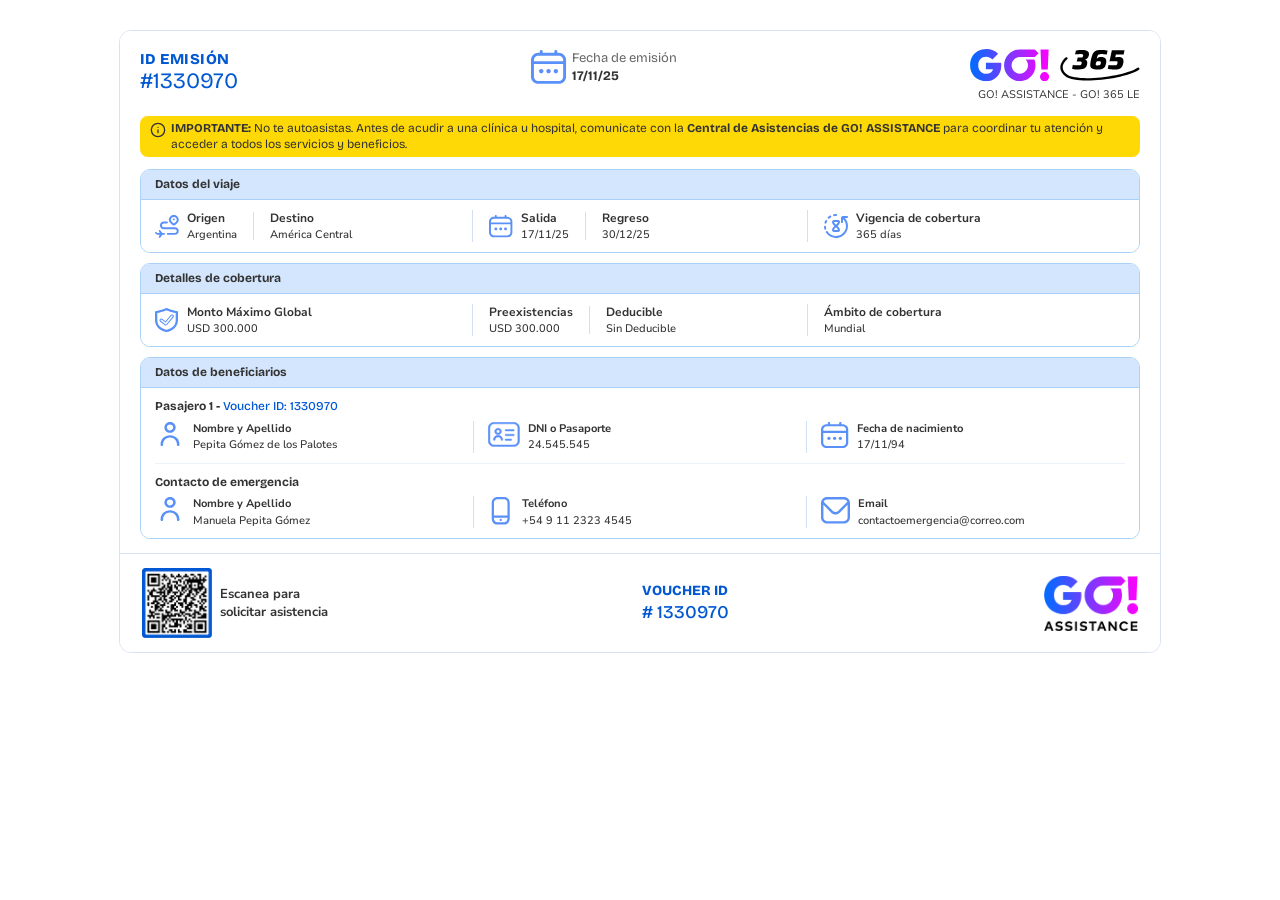
<file: pagina-03-pdf-v2.html>
<!DOCTYPE html>
<html lang="es"
    style="box-sizing: border-box; margin: 0; padding: 0; --primary: #0258D3; --dark-gray: #333333; --mid-gray: #666666; --blue-light: #D4E6FD; --blue-border: #AAD2F8; --light-blue-bg: #D4E6FD; --blue-bg: #C8DCFF; --white: #ffffff; --font-primary: 'Bricolage Grotesque', sans-serif; --font-secondary: 'Nunito Sans', sans-serif;">

<head>
    <meta charset="UTF-8">
    <meta name="viewport" content="width=794px">
    <title>Voucher GO! Assistance - Horizontal</title>
    <link rel="preconnect" href="https://fonts.googleapis.com">
    <link rel="preconnect" href="https://fonts.gstatic.com" crossorigin="">
    <link
        href="https://fonts.googleapis.com/css2?family=Bricolage+Grotesque:opsz,wdth,wght@12..96,75..100,200..800&family=Nunito+Sans:ital,opsz,wdth,wght,YTLC@0,6..12,75..125,200..1000,440..540;1,6..12,75..125,200..1000,440..540&display=swap"
        rel="stylesheet">
    <style>
        * {
            -webkit-print-color-adjust: exact !important;
            print-color-adjust: exact !important;
            color-adjust: exact !important;
        }

        @page {
            size: A4 landscape;
            margin: 0;
        }

        @media print {
            html, body {
                width: 297mm;
                height: 210mm;
                margin: 0;
                padding: 0;
            }

            .page {
                width: 297mm;
                min-height: 210mm;
                padding: 20px 28px;
                box-sizing: border-box;
            }

            .section-block-title {
                background-color: #D4E6FD !important;
                -webkit-print-color-adjust: exact !important;
                print-color-adjust: exact !important;
            }

            .important-banner {
                background-color: #FFD905 !important;
                -webkit-print-color-adjust: exact !important;
                print-color-adjust: exact !important;
            }
        }

        body {
            box-sizing: border-box;
            margin: 0;
            font-family: var(--font-secondary);
            background: #fff;
            color: var(--dark-gray);
            padding: 0;
            font-size: 13px;
            line-height: 1.4;
        }
    </style>
</head>

<body>

    <div class="page"
        style="box-sizing: border-box; margin: 0 auto; padding: 30px 40px; background: #fff; width: 297mm; min-height: 210mm;">

        <!-- VOUCHER HORIZONTAL -->
        <div style="box-sizing: border-box; margin: 0 auto; width: 100%; border: 1px solid rgba(0, 60, 180, 0.15); border-radius: 12px; overflow: hidden; display: flex; flex-direction: column;">

            <!-- CUERPO PRINCIPAL -->
            <div style="box-sizing: border-box; padding: 18px 20px 14px; background: #ffffff;">

                <!-- TOP BAR -->
                <div style="box-sizing: border-box; margin: 0; display: flex; justify-content: space-between; align-items: flex-start; margin-bottom: 14px;">
                    <div style="box-sizing: border-box; margin: 0; font-family: var(--font-primary);">
                        <span style="font-size: 15px; color: #0258D3; font-weight: 900; letter-spacing: 0.5px; display: block;">ID EMISIÓN</span>
                        <span style="font-size: 22px; color: #0258D3; font-weight: 400; line-height: 1;">#1330970</span>
                    </div>
                    <div style="display: flex; align-items: center; gap: 5px;">
                        <img src="images/icono-calendario.svg" alt="" width="36">
                        <div>
                            <span style="font-size: 13px; color: #666666; display: block; font-family: var(--font-primary);">Fecha de emisión</span>
                            <span style="font-size: 13px; color: #333333; font-weight: 700; font-family: var(--font-primary);">17/11/25</span>
                        </div>
                    </div>
                    <div style="display: flex; gap: 5px; align-items: flex-end; flex-direction: column;">
                        <img src="images/logo-go-365-color-horizontal.svg" alt="" width="170">
                        <span style="font-size: 11px; color: #333;">GO! ASSISTANCE - GO! 365 LE</span>
                    </div>
                </div>

                <!-- BANNER IMPORTANTE -->
                <div class="important-banner"
                    style="box-sizing: border-box; display: flex; align-items: flex-start; gap: 5px; padding: 5px 10px; background-color: #FFD905; border-radius: 8px; margin-bottom: 12px; font-size: 12px; color: #333333; line-height: 1.3; font-family: var(--font-primary); -webkit-print-color-adjust: exact; print-color-adjust: exact;">
                    <svg style="width: 16px; height: 16px; min-width: 16px; stroke: #333333; flex-shrink: 0; margin-top: 1px;"
                        xmlns="http://www.w3.org/2000/svg" viewBox="0 0 24 24" fill="none" stroke="currentColor"
                        stroke-width="2" stroke-linecap="round" stroke-linejoin="round">
                        <circle cx="12" cy="12" r="10" />
                        <line x1="12" y1="16" x2="12" y2="12" />
                        <line x1="12" y1="8" x2="12.01" y2="8" />
                    </svg>
                    <p style="margin: 0; padding: 0;"><strong>IMPORTANTE:</strong>
                        No te autoasistas. Antes de acudir a una clínica u hospital, comunicate con la
                        <strong>Central de Asistencias de GO! ASSISTANCE</strong> para coordinar tu atención
                        y acceder a todos los servicios y beneficios.
                    </p>
                </div>

                <!-- DATOS DEL VIAJE -->
                <div class="section-block"
                    style="box-sizing: border-box; border: 1px solid #AAD2F8; border-radius: 10px; overflow: hidden; margin-bottom: 10px;">
                    <div class="section-block-title"
                        style="background-color: #D4E6FD; padding: 6px 14px; font-family: var(--font-primary); font-size: 12px; font-weight: 700; color: #333333; border-bottom: 1px solid #AAD2F8; -webkit-print-color-adjust: exact; print-color-adjust: exact;">
                        Datos del viaje</div>
                    <div style="background: #ffffff; padding: 10px 14px;">
                        <div style="display: flex; align-items: center;">

                            <div style="display: flex; align-items: center; gap: 8px; flex: 1; padding-right: 16px;">
                                <img src="images/icono-destino.svg" alt="" width="24" height="24" style="flex-shrink: 0; object-fit: contain;">
                                <div style="display: flex; flex-direction: column;">
                                    <span style="font-size: 12px; font-weight: 700; color: #333333; white-space: nowrap;">Origen</span>
                                    <span style="font-size: 11px; font-weight: 500; color: #333333; white-space: nowrap;">Argentina</span>
                                </div>
                                <div style="width: 1px; height: 28px; background: #D1E1F5; margin: 0 8px; flex-shrink: 0;"></div>
                                <div style="display: flex; flex-direction: column;">
                                    <span style="font-size: 12px; font-weight: 700; color: #333333; white-space: nowrap;">Destino</span>
                                    <span style="font-size: 11px; font-weight: 500; color: #333333; white-space: nowrap;">América Central</span>
                                </div>
                            </div>

                            <div style="display: flex; align-items: center; gap: 8px; flex: 1; padding-right: 16px; border-left: 1px solid #D1E1F5; padding-left: 16px;">
                                <img src="images/icono-calendario.svg" alt="" width="24" height="24" style="flex-shrink: 0; object-fit: contain;">
                                <div style="display: flex; flex-direction: column;">
                                    <span style="font-size: 12px; font-weight: 700; color: #333333; white-space: nowrap;">Salida</span>
                                    <span style="font-size: 11px; font-weight: 500; color: #333333; white-space: nowrap;">17/11/25</span>
                                </div>
                                <div style="width: 1px; height: 28px; background: #D1E1F5; margin: 0 8px; flex-shrink: 0;"></div>
                                <div style="display: flex; flex-direction: column;">
                                    <span style="font-size: 12px; font-weight: 700; color: #333333; white-space: nowrap;">Regreso</span>
                                    <span style="font-size: 11px; font-weight: 500; color: #333333; white-space: nowrap;">30/12/25</span>
                                </div>
                            </div>

                            <div style="display: flex; align-items: center; gap: 8px; flex: 1; border-left: 1px solid #D1E1F5; padding-left: 16px;">
                                <img src="images/icono-vigencia.svg" alt="" width="24" height="24" style="flex-shrink: 0; object-fit: contain;">
                                <div>
                                    <span style="font-size: 12px; font-weight: 700; color: #333333; display: block; white-space: nowrap;">Vigencia de cobertura</span>
                                    <span style="font-size: 11px; font-weight: 500; color: #333333; display: block; white-space: nowrap;">365 días</span>
                                </div>
                            </div>

                        </div>
                    </div>
                </div>

                <!-- DETALLES DE LA COBERTURA -->
                <div class="section-block"
                    style="box-sizing: border-box; border: 1px solid #AAD2F8; border-radius: 10px; overflow: hidden; margin-bottom: 10px;">
                    <div class="section-block-title"
                        style="background-color: #D4E6FD; padding: 6px 14px; font-family: var(--font-primary); font-size: 12px; font-weight: 700; color: #333333; border-bottom: 1px solid #AAD2F8; -webkit-print-color-adjust: exact; print-color-adjust: exact;">
                        Detalles de cobertura</div>
                    <div style="background: #ffffff; padding: 10px 14px;">
                        <div style="display: flex; align-items: center;">

                            <div style="display: flex; align-items: center; gap: 8px; flex: 1; padding-right: 16px;">
                                <img src="images/GO-icono-cobertura.svg" alt="" width="24" height="24" style="flex-shrink: 0; object-fit: contain;">
                                <div style="display: flex; flex-direction: column;">
                                    <span style="font-size: 12px; font-weight: 700; color: #333333; white-space: nowrap;">Monto Máximo Global</span>
                                    <span style="font-size: 11px; font-weight: 500; color: #333333; white-space: nowrap;">USD 300.000</span>
                                </div>
                            </div>

                            <div style="display: flex; align-items: center; gap: 8px; flex: 1; padding-right: 16px; border-left: 1px solid #D1E1F5; padding-left: 16px;">
                                <div style="display: flex; flex-direction: column;">
                                    <span style="font-size: 12px; font-weight: 700; color: #333333; white-space: nowrap;">Preexistencias</span>
                                    <span style="font-size: 11px; font-weight: 500; color: #333333; white-space: nowrap;">USD 300.000</span>
                                </div>
                                <div style="width: 1px; height: 28px; background: #D1E1F5; margin: 0 8px; flex-shrink: 0;"></div>
                                <div style="display: flex; flex-direction: column;">
                                    <span style="font-size: 12px; font-weight: 700; color: #333333; white-space: nowrap;">Deducible</span>
                                    <span style="font-size: 11px; font-weight: 500; color: #333333; white-space: nowrap;">Sin Deducible</span>
                                </div>
                            </div>

                            <div style="display: flex; align-items: center; gap: 8px; flex: 1; border-left: 1px solid #D1E1F5; padding-left: 16px;">
                                <div>
                                    <span style="font-size: 12px; font-weight: 700; color: #333333; display: block; white-space: nowrap;">Ámbito de cobertura</span>
                                    <span style="font-size: 11px; font-weight: 500; color: #333333; display: block; white-space: nowrap;">Mundial</span>
                                </div>
                            </div>

                        </div>
                    </div>
                </div>

                <!-- DATOS DE BENEFICIARIOS -->
                <div class="section-block"
                    style="box-sizing: border-box; border: 1px solid #AAD2F8; border-radius: 10px; overflow: hidden;">
                    <div class="section-block-title"
                        style="background-color: #D4E6FD; padding: 6px 14px; font-family: var(--font-primary); font-size: 12px; font-weight: 700; color: #333333; border-bottom: 1px solid #AAD2F8; -webkit-print-color-adjust: exact; print-color-adjust: exact;">
                        Datos de beneficiarios</div>
                    <div style="background: #ffffff; padding: 10px 14px;">

                        <!-- Pasajero 1 -->
                        <div style="padding: 0 0 10px; border-bottom: 1px solid #EAF2FD; margin-bottom: 10px;">
                            <div style="font-family: var(--font-primary); font-size: 12px; font-weight: 700; color: #333333; margin-bottom: 6px;">
                                Pasajero 1 - <strong style="color: #0258D3; font-weight: 500;">Voucher ID: 1330970</strong>
                            </div>
                            <div style="display: flex; align-items: flex-start;">
                                <div style="display: flex; align-items: flex-start; gap: 8px; flex: 1; min-width: 0; padding-right: 14px;">
                                    <img src="images/icono-pasajero.svg" alt="" width="30" style="flex-shrink: 0; margin-top: 1px;">
                                    <div>
                                        <span style="font-size: 11px; font-weight: 700; color: #333333; display: block; margin-bottom: 1px;">Nombre y Apellido</span>
                                        <span style="font-size: 11px; font-weight: 500; color: #333333; display: block;">Pepita Gómez de los Palotes</span>
                                    </div>
                                </div>
                                <div style="display: flex; align-items: flex-start; gap: 8px; flex: 1; min-width: 0; padding-right: 14px; border-left: 1px solid #D1E1F5; padding-left: 14px;">
                                    <img src="images/icono-documento.svg" alt="" width="32" style="flex-shrink: 0; margin-top: 1px;">
                                    <div>
                                        <span style="font-size: 11px; font-weight: 700; color: #333333; display: block; margin-bottom: 1px;">DNI o Pasaporte</span>
                                        <span style="font-size: 11px; font-weight: 500; color: #333333; display: block;">24.545.545</span>
                                    </div>
                                </div>
                                <div style="display: flex; align-items: flex-start; gap: 8px; flex: 1; min-width: 0; border-left: 1px solid #D1E1F5; padding-left: 14px;">
                                    <img src="images/icono-calendario.svg" alt="" width="28" style="flex-shrink: 0; margin-top: 1px;">
                                    <div>
                                        <span style="font-size: 11px; font-weight: 700; color: #333333; display: block; margin-bottom: 1px;">Fecha de nacimiento</span>
                                        <span style="font-size: 11px; font-weight: 500; color: #333333; display: block;">17/11/94</span>
                                    </div>
                                </div>
                            </div>
                        </div>

                        <!-- Contacto de emergencia -->
                        <div>
                            <div style="font-family: var(--font-primary); font-size: 12px; font-weight: 700; color: #333333; margin-bottom: 6px;">
                                Contacto de emergencia
                            </div>
                            <div style="display: flex; align-items: flex-start;">
                                <div style="display: flex; align-items: flex-start; gap: 8px; flex: 1; min-width: 0; padding-right: 14px;">
                                    <img src="images/icono-pasajero.svg" alt="" width="30" style="flex-shrink: 0; margin-top: 1px;">
                                    <div>
                                        <span style="font-size: 11px; font-weight: 700; color: #333333; display: block; margin-bottom: 1px;">Nombre y Apellido</span>
                                        <span style="font-size: 11px; font-weight: 500; color: #333333; display: block;">Manuela Pepita Gómez</span>
                                    </div>
                                </div>
                                <div style="display: flex; align-items: flex-start; gap: 8px; flex: 1; min-width: 0; padding-right: 14px; border-left: 1px solid #D1E1F5; padding-left: 14px;">
                                    <img src="images/icono-telefono.svg" alt="" width="26" style="flex-shrink: 0; margin-top: 1px;">
                                    <div>
                                        <span style="font-size: 11px; font-weight: 700; color: #333333; display: block; margin-bottom: 1px;">Teléfono</span>
                                        <span style="font-size: 11px; font-weight: 500; color: #333333; display: block;">+54 9 11 2323 4545</span>
                                    </div>
                                </div>
                                <div style="display: flex; align-items: flex-start; gap: 8px; flex: 1; min-width: 0; border-left: 1px solid #D1E1F5; padding-left: 14px;">
                                    <img src="images/icono-email.svg" alt="" style="flex-shrink: 0; margin-top: 1px;">
                                    <div>
                                        <span style="font-size: 11px; font-weight: 700; color: #333333; display: block; margin-bottom: 1px;">Email</span>
                                        <span style="font-size: 11px; font-weight: 500; color: #333333; display: block; word-break: break-all;">contactoemergencia@correo.com</span>
                                    </div>
                                </div>
                            </div>
                        </div>

                    </div>
                </div>

            </div>

            <!-- FOOTER / ID CARD INFERIOR -->
            <div style="background: #ffffff; padding: 14px 22px; display: flex; align-items: center; justify-content: space-between; border-top: 1px solid rgba(0, 60, 180, 0.15);">

                <div style="display: flex; align-items: center; gap: 8px; text-align: left;">
                    <img src="images/QR-Asistencia.png" alt="" width="70">
                    <label style="font-size: 13px; font-weight: 700;">Escanea para<br>solicitar asistencia</label>
                </div>

                <div style="display: flex; align-items: center; gap: 15px; text-align: left;">
                    <div style="font-family: var(--font-primary); color: #0258D3;">
                        <label style="display: block; font-size: 14px; font-weight: 900;">VOUCHER ID</label>
                        <span style="font-weight: 500; font-size: 18px;"># 1330970</span>
                    </div>
                </div>

                <img src="images/Logo-Go-Assistance-color-vertical.png" alt=""
                    style="height: 55px; width: auto;" height="55">

            </div>

        </div>

    </div>

</body>

</html>
</file>
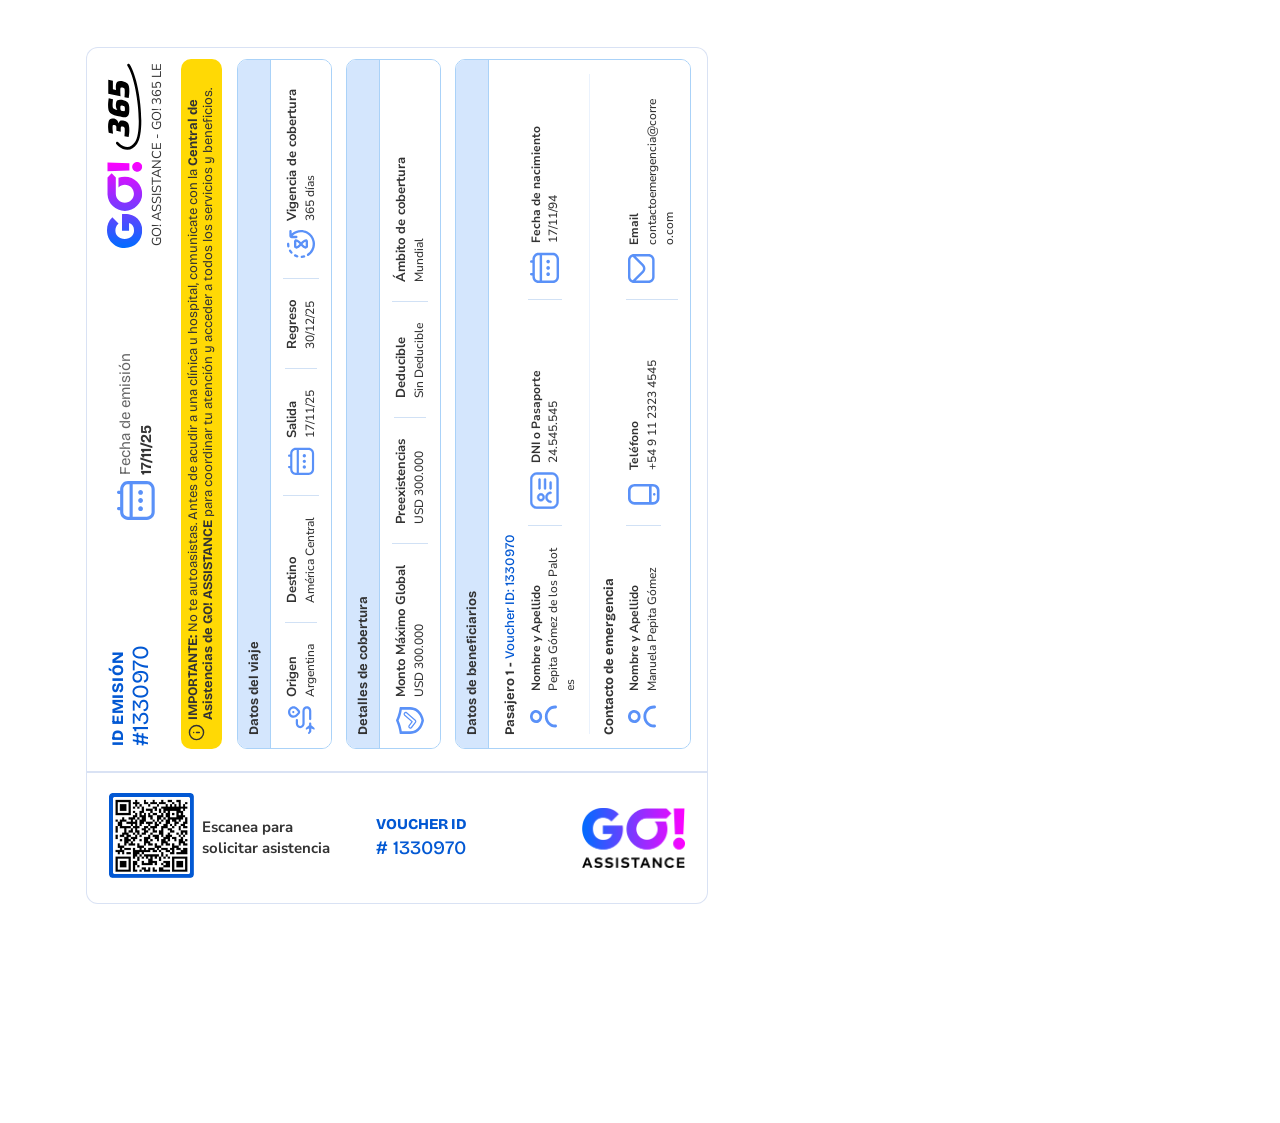
<file: pagina-03-pdf.html>
<!DOCTYPE html>
<html lang="es"
    style="box-sizing: border-box; margin: 0; padding: 0; --primary: #0258D3; --dark-gray: #333333; --mid-gray: #666666; --blue-light: #D4E6FD; --blue-border: #AAD2F8; --light-blue-bg: #D4E6FD; --blue-bg: #C8DCFF; --white: #ffffff; --font-primary: 'Bricolage Grotesque', sans-serif; --font-secondary: 'Nunito Sans', sans-serif;">

<head>
    <meta charset="UTF-8">
    <meta name="viewport" content="width=794px">
    <title>Voucher GO! Assistance - Pág 3</title>
    <link rel="preconnect" href="https://fonts.googleapis.com">
    <link rel="preconnect" href="https://fonts.gstatic.com" crossorigin="">
    <link
        href="https://fonts.googleapis.com/css2?family=Bricolage+Grotesque:opsz,wdth,wght@12..96,75..100,200..800&family=Nunito+Sans:ital,opsz,wdth,wght,YTLC@0,6..12,75..125,200..1000,440..540;1,6..12,75..125,200..1000,440..540&display=swap"
        rel="stylesheet">
    <style>
        /* Forzar impresión de colores de fondo */
        * {
            -webkit-print-color-adjust: exact !important;
            print-color-adjust: exact !important;
            color-adjust: exact !important;
        }

        @page {
            size: A4 portrait;
            margin: 0;
        }

        @media print {

            html,
            body {
                width: 210mm;
                height: 297mm;
                margin: 0;
                padding: 0;
            }

            .page {
                width: 210mm;
                min-height: 297mm;
                padding: 20px 28px;
                box-sizing: border-box;
            }

            .blue-zone {
                -webkit-print-color-adjust: exact !important;
                print-color-adjust: exact !important;
            }

            .section-block-title {
                background-color: #D4E6FD !important;
                -webkit-print-color-adjust: exact !important;
                print-color-adjust: exact !important;
            }

            .important-banner {
                background-color: #FFD905 !important;
                -webkit-print-color-adjust: exact !important;
                print-color-adjust: exact !important;
            }
        }

        body {
            box-sizing: border-box;
            margin: 0;
            font-family: var(--font-secondary);
            background: #fff;
            color: var(--dark-gray);
            padding: 0;
            font-size: 13px;
            line-height: 1.4;
            width: 210mm;
        }
    </style>
</head>

<body>

    <div class="page"
        style="box-sizing: border-box; margin: 0 auto; padding: 20px 28px; background: #fff; width: 210mm; min-height: 297mm;">
        <div class="blue-zone"
            style="box-sizing: border-box; margin: 0; padding: 72px 0 40px; display: flex; flex-direction: column; align-items: center; overflow: hidden; -webkit-print-color-adjust: exact; print-color-adjust: exact;">

            <div class="rotated-voucher-wrapper"
                style="box-sizing: border-box; margin: 0; padding: 0; width: 622px; height: 680px; position: relative;">
                <div class="voucher-horizontal-source"
                    style="box-sizing: border-box; margin: 0; width: 725px; height: 622px; background: #ffffff; display: flex; overflow: hidden; padding: 0px 0px 0px 10px; position: absolute; top: 0; left: 0; transform-origin: 0 0; transform: rotate(-90deg) translateX(-680px); border-radius: 0px 12px 12px 0px;border: 1px solid rgba(0, 60, 180, 0.15);">
                    <div class="v-main-content"
                        style="box-sizing: border-box; margin: 0; padding: 0; flex: 1; display: flex; flex-direction: column;">
                        <div class="v-top-bar"
                            style="box-sizing: border-box; margin: 0; display: flex; justify-content: space-between; padding:20px 15px 15px;">
                            <div class="v-id-box"
                                style="box-sizing: border-box; margin: 0; padding: 0; margin-right: auto; font-family: var(--font-primary);">
                                <span class="v-label"
                                    style="box-sizing: border-box; margin: 0; padding: 0; font-size: 16px; color: #0258D3; font-weight: 900; letter-spacing: 0.5px; display: block;">ID
                                    EMISIÓN</span>
                                <span class="v-value-lg"
                                    style="box-sizing: border-box; margin: 0; padding: 0; font-size: 23px; color: #0258D3; font-weight: 400; line-height: 1;">#1330970</span>
                            </div>
                            <div class="v-date-box"
                                style="box-sizing: border-box; margin: 0; padding: 0; display: flex; align-items: center; gap: 5px; margin-left: 20px;">
                                <img src="images/icono-calendario.svg" alt="" width="40"
                                    style="box-sizing: border-box; margin: 0; padding: 0;">
                                <div style="box-sizing: border-box; margin: 0; padding: 0;">
                                    <span class="v-field-label"
                                        style="box-sizing: border-box; margin: 0; padding: 0; font-size: 15px; color: #666666; display: block; font-family: var(--font-primary);">Fecha
                                        de emisión</span>
                                    <span class="v-field-value"
                                        style="box-sizing: border-box; margin: 0; padding: 0; font-size: 15px; color: #333333; font-weight: 700; font-family: var(--font-primary);">17/11/25</span>
                                </div>
                            </div>
                            <div class="v-logos"
                                style="box-sizing: border-box; margin: 0; padding: 0; display: flex; gap: 5px; align-items: flex-end; margin-left: auto; flex-direction: column;">
                                <img src="images/logo-go-365-color-horizontal.svg" alt="" width="185"
                                    style="box-sizing: border-box; margin: 0; padding: 0;">
                                <span style="box-sizing: border-box; margin: 0; padding: 0;">GO! ASSISTANCE - GO! 365
                                    LE</span>
                            </div>
                        </div>

                        <div class="v-body"
                            style="box-sizing: border-box; padding: 0; flex: 1; display: flex; align-items: flex-start; flex-direction: column; margin: 0 auto;">

                            <!-- BANNER IMPORTANTE -->
                            <div class="important-banner"
                                style="box-sizing: border-box; display: flex; align-items: flex-start; gap: 5px; padding: 5px 8px; background-color: #FFD905; border-radius: 10px; margin-bottom: 15px; font-size: 13px; color: #333333; line-height: 1.2; font-family: var(--font-primary); width: 690px; -webkit-print-color-adjust: exact; print-color-adjust: exact;">
                                <svg style="box-sizing: border-box; margin: 0; padding: 0; width: 17px; height: 17px; min-width: 17px; stroke: #333333; flex-shrink: 0; margin-top: 2px;"
                                    xmlns="http://www.w3.org/2000/svg" width="24" height="24" viewBox="0 0 24 24"
                                    fill="none" stroke="currentColor" stroke-width="2" stroke-linecap="round"
                                    stroke-linejoin="round">
                                    <circle cx="12" cy="12" r="10" />
                                    <line x1="12" y1="16" x2="12" y2="12" />
                                    <line x1="12" y1="8" x2="12.01" y2="8" />
                                </svg>
                                <p style="box-sizing: border-box; margin: 0; padding: 0;"><strong>IMPORTANTE:</strong>
                                    No te autoasistas. Antes de acudir a una clínica u hospital, comunicate con la
                                    <strong>Central de Asistencias de GO! ASSISTANCE</strong> para coordinar tu atención
                                    y acceder a todos los servicios y beneficios.
                                </p>
                            </div>

                            <!-- DATOS DEL VIAJE -->
                            <div class="section-block"
                                style="width: 690px; box-sizing: border-box; margin: 0; padding: 0; border: 1px solid #AAD2F8; border-radius: 10px; overflow: hidden; margin-bottom: 14px;">
                                <div class="section-block-title"
                                    style="box-sizing: border-box; margin: 0; background-color: #D4E6FD; padding: 7px 14px; font-family: var(--font-primary); font-size: 13px; font-weight: 700; color: #333333; border-bottom: 1px solid #AAD2F8; -webkit-print-color-adjust: exact; print-color-adjust: exact;">
                                    Datos del viaje</div>
                                <div class="section-block-body"
                                    style="box-sizing: border-box; margin: 0; background: #ffffff; padding: 12px 14px;">
                                    <div class="travel-row"
                                        style="box-sizing: border-box; margin: 0; padding: 0; display: flex; align-items: center;">

                                        <div class="travel-group"
                                            style="box-sizing: border-box; margin: 0; padding: 0; display: flex; align-items: center; flex-shrink: 0; gap: 10px; flex: 1; padding-right: 20px;">
                                            <img src="images/icono-destino.svg" alt=""
                                                style="box-sizing: border-box; margin: 0; padding: 0; width: 28px; height: 28px; flex-shrink: 0; object-fit: contain;"
                                                width="28" height="28">
                                            <div
                                                style="box-sizing: border-box; margin: 0; padding: 0; display: flex; flex-direction: column; flex-shrink: 0;">
                                                <span
                                                    style="box-sizing: border-box; margin: 0; padding: 0; font-size: 13px; color: #333333; display: block; margin-bottom: 1px; font-weight: 700; white-space: nowrap;">Origen</span>
                                                <span
                                                    style="box-sizing: border-box; margin: 0; padding: 0; font-size: 12px; font-weight: 500; color: #333333; display: block; white-space: nowrap;">Argentina</span>
                                            </div>
                                            <div
                                                style="box-sizing: border-box; padding: 0; width: 1px; height: 32px; background: #D1E1F5; margin: 0 10px; flex-shrink: 0;">
                                            </div>
                                            <div
                                                style="box-sizing: border-box; margin: 0; padding: 0; display: flex; flex-direction: column; flex-shrink: 0;">
                                                <span
                                                    style="box-sizing: border-box; margin: 0; padding: 0; font-size: 13px; color: #333333; display: block; margin-bottom: 1px; font-weight: 700; white-space: nowrap;">Destino</span>
                                                <span
                                                    style="box-sizing: border-box; margin: 0; padding: 0; font-size: 12px; font-weight: 500; color: #333333; display: block; white-space: nowrap;">América
                                                    Central</span>
                                            </div>
                                        </div>

                                        <div class="travel-group"
                                            style="box-sizing: border-box; margin: 0; padding: 0; display: flex; align-items: center; flex-shrink: 0; gap: 10px; flex: 1; padding-right: 20px; border-left: 1px solid #D1E1F5; padding-left: 20px;">
                                            <img src="images/icono-calendario.svg" alt=""
                                                style="box-sizing: border-box; margin: 0; padding: 0; width: 28px; height: 28px; flex-shrink: 0; object-fit: contain;"
                                                width="28" height="28">
                                            <div
                                                style="box-sizing: border-box; margin: 0; padding: 0; display: flex; flex-direction: column; flex-shrink: 0;">
                                                <span
                                                    style="box-sizing: border-box; margin: 0; padding: 0; font-size: 13px; color: #333333; display: block; margin-bottom: 1px; font-weight: 700; white-space: nowrap;">Salida</span>
                                                <span
                                                    style="box-sizing: border-box; margin: 0; padding: 0; font-size: 12px; font-weight: 500; color: #333333; display: block; white-space: nowrap;">17/11/25</span>
                                            </div>
                                            <div
                                                style="box-sizing: border-box; padding: 0; width: 1px; height: 32px; background: #D1E1F5; margin: 0 10px; flex-shrink: 0;">
                                            </div>
                                            <div
                                                style="box-sizing: border-box; margin: 0; padding: 0; display: flex; flex-direction: column; flex-shrink: 0;">
                                                <span
                                                    style="box-sizing: border-box; margin: 0; padding: 0; font-size: 13px; color: #333333; display: block; margin-bottom: 1px; font-weight: 700; white-space: nowrap;">Regreso</span>
                                                <span
                                                    style="box-sizing: border-box; margin: 0; padding: 0; font-size: 12px; font-weight: 500; color: #333333; display: block; white-space: nowrap;">30/12/25</span>
                                            </div>
                                        </div>

                                        <div class="travel-group"
                                            style="box-sizing: border-box; margin: 0; padding: 0; display: flex; align-items: center; flex-shrink: 0; gap: 10px; padding-right: 20px; border-left: 1px solid #D1E1F5; padding-left: 20px; flex: 1.1;">
                                            <img src="images/icono-vigencia.svg" alt=""
                                                style="box-sizing: border-box; margin: 0; padding: 0; width: 28px; height: 28px; flex-shrink: 0; object-fit: contain;"
                                                width="28" height="28">
                                            <div style="box-sizing: border-box; margin: 0; padding: 0;">
                                                <span
                                                    style="box-sizing: border-box; margin: 0; padding: 0; font-size: 13px; color: #333333; display: block; margin-bottom: 1px; font-weight: 700; white-space: nowrap;">Vigencia
                                                    de cobertura</span>
                                                <span
                                                    style="box-sizing: border-box; margin: 0; padding: 0; font-size: 12px; font-weight: 500; color: #333333; display: block; white-space: nowrap;">365
                                                    días</span>
                                            </div>
                                        </div>

                                    </div>
                                </div>
                            </div>

                            <!-- DETALLES DE LA COBERTURA -->
                            <div class="section-block"
                                style="width: 690px; box-sizing: border-box; margin: 0; padding: 0; border: 1px solid #AAD2F8; border-radius: 10px; overflow: hidden; margin-bottom: 14px;">
                                <div class="section-block-title"
                                    style="box-sizing: border-box; margin: 0; background-color: #D4E6FD; padding: 7px 14px; font-family: var(--font-primary); font-size: 13px; font-weight: 700; color: #333333; border-bottom: 1px solid #AAD2F8; -webkit-print-color-adjust: exact; print-color-adjust: exact;">
                                    Detalles de cobertura</div>
                                <div class="section-block-body"
                                    style="box-sizing: border-box; margin: 0; background: #ffffff; padding: 12px 14px;">
                                    <div class="travel-row"
                                        style="box-sizing: border-box; margin: 0; padding: 0; display: flex; align-items: center;">

                                        <div class="travel-group"
                                            style="box-sizing: border-box; margin: 0; padding: 0; display: flex; align-items: center; flex-shrink: 0; gap: 10px; flex: 1; padding-right: 20px;">
                                            <img src="images/GO-icono-cobertura.svg" alt=""
                                                style="box-sizing: border-box; margin: 0; padding: 0; width: 28px; height: 28px; flex-shrink: 0; object-fit: contain;"
                                                width="28" height="28">
                                            <div
                                                style="box-sizing: border-box; margin: 0; padding: 0; display: flex; flex-direction: column; flex-shrink: 0;">
                                                <span
                                                    style="box-sizing: border-box; margin: 0; padding: 0; font-size: 13px; color: #333333; display: block; margin-bottom: 1px; font-weight: 700; white-space: nowrap;">Monto
                                                    Máximo Global</span>
                                                <span
                                                    style="box-sizing: border-box; margin: 0; padding: 0; font-size: 12px; font-weight: 500; color: #333333; display: block; white-space: nowrap;">USD
                                                    300.000</span>
                                            </div>
                                        </div>

                                        <div class="travel-group"
                                            style="box-sizing: border-box; margin: 0; padding: 0; display: flex; align-items: center; flex-shrink: 0; gap: 10px; flex: 1; padding-right: 20px; border-left: 1px solid #D1E1F5; padding-left: 20px;">
                                            <div
                                                style="box-sizing: border-box; margin: 0; padding: 0; display: flex; flex-direction: column; flex-shrink: 0;">
                                                <span
                                                    style="box-sizing: border-box; margin: 0; padding: 0; font-size: 13px; color: #333333; display: block; margin-bottom: 1px; font-weight: 700; white-space: nowrap;">Preexistencias</span>
                                                <span
                                                    style="box-sizing: border-box; margin: 0; padding: 0; font-size: 12px; font-weight: 500; color: #333333; display: block; white-space: nowrap;">USD
                                                    300.000</span>
                                            </div>
                                            <div
                                                style="box-sizing: border-box; padding: 0; width: 1px; height: 32px; background: #D1E1F5; margin: 0 10px; flex-shrink: 0;">
                                            </div>
                                            <div
                                                style="box-sizing: border-box; margin: 0; padding: 0; display: flex; flex-direction: column; flex-shrink: 0;">
                                                <span
                                                    style="box-sizing: border-box; margin: 0; padding: 0; font-size: 13px; color: #333333; display: block; margin-bottom: 1px; font-weight: 700; white-space: nowrap;">Deducible</span>
                                                <span
                                                    style="box-sizing: border-box; margin: 0; padding: 0; font-size: 12px; font-weight: 500; color: #333333; display: block; white-space: nowrap;">Sin
                                                    Deducible</span>
                                            </div>
                                        </div>

                                        <div class="travel-group"
                                            style="box-sizing: border-box; margin: 0; padding: 0; display: flex; align-items: center; flex-shrink: 0; gap: 10px; padding-right: 20px; border-left: 1px solid #D1E1F5; padding-left: 20px; flex: 1.1;">
                                            <div style="box-sizing: border-box; margin: 0; padding: 0;">
                                                <span
                                                    style="box-sizing: border-box; margin: 0; padding: 0; font-size: 13px; color: #333333; display: block; margin-bottom: 1px; font-weight: 700; white-space: nowrap;">Ámbito
                                                    de cobertura</span>
                                                <span
                                                    style="box-sizing: border-box; margin: 0; padding: 0; font-size: 12px; font-weight: 500; color: #333333; display: block; white-space: nowrap;">Mundial</span>
                                            </div>
                                        </div>

                                    </div>
                                </div>
                            </div>

                            <!-- DATOS DE BENEFICIARIOS -->
                            <div class="section-block"
                                style="width: 690px; box-sizing: border-box; margin: 0; padding: 0; border: 1px solid #AAD2F8; border-radius: 10px; overflow: hidden; margin-bottom: 14px;">
                                <div class="section-block-title"
                                    style="box-sizing: border-box; margin: 0; background-color: #D4E6FD; padding: 7px 14px; font-family: var(--font-primary); font-size: 13px; font-weight: 700; color: #333333; border-bottom: 1px solid #AAD2F8; -webkit-print-color-adjust: exact; print-color-adjust: exact;">
                                    Datos de beneficiarios</div>
                                <div class="section-block-body"
                                    style="box-sizing: border-box; margin: 0; background: #ffffff; padding: 12px 14px;">

                                    <!-- Pasajero 1 -->
                                    <div
                                        style="box-sizing: border-box; margin: 0; padding: 10px 0; border-bottom: 1px solid #EAF2FD; padding-top: 0;">
                                        <div
                                            style="box-sizing: border-box; margin: 0; padding: 0; font-family: var(--font-primary); font-size: 13px; font-weight: 700; color: #333333; margin-bottom: 8px;">
                                            Pasajero 1 - <strong style="color: #0258D3; font-weight: 500;">Voucher ID:
                                                1330970</strong></div>
                                        <div
                                            style="box-sizing: border-box; margin: 0; padding: 0; display: flex; align-items: flex-start;">
                                            <div
                                                style="box-sizing: border-box; margin: 0; padding: 0; display: flex; align-items: flex-start; gap: 9px; flex: 1; min-width: 0; overflow: hidden; padding-right: 16px;">
                                                <img src="images/icono-pasajero.svg" alt="" width="35"
                                                    style="box-sizing: border-box; margin: 0; padding: 0; flex-shrink: 0; margin-top: 2px;">
                                                <div
                                                    style="box-sizing: border-box; margin: 0; padding: 0; min-width: 0; overflow: hidden;">
                                                    <span
                                                        style="box-sizing: border-box; margin: 0; padding: 0; font-size: 12px; color: #333333; display: block; margin-bottom: 1px; font-weight: 700;">Nombre
                                                        y Apellido</span>
                                                    <span
                                                        style="box-sizing: border-box; margin: 0; padding: 0; font-size: 12px; font-weight: 500; color: #333333; display: block; word-break: break-all; overflow-wrap: break-word;">Pepita
                                                        Gómez de los Palotes</span>
                                                </div>
                                            </div>
                                            <div
                                                style="box-sizing: border-box; margin: 0; padding: 0; display: flex; align-items: flex-start; gap: 9px; flex: 1; min-width: 0; overflow: hidden; padding-right: 16px; border-left: 1px solid #D1E1F5; padding-left: 16px;">
                                                <img src="images/icono-documento.svg" alt="" width="37"
                                                    style="box-sizing: border-box; margin: 0; padding: 0; flex-shrink: 0; margin-top: 2px;">
                                                <div
                                                    style="box-sizing: border-box; margin: 0; padding: 0; min-width: 0; overflow: hidden;">
                                                    <span
                                                        style="box-sizing: border-box; margin: 0; padding: 0; font-size: 12px; color: #333333; display: block; margin-bottom: 1px; font-weight: 700;">DNI
                                                        o Pasaporte</span>
                                                    <span
                                                        style="box-sizing: border-box; margin: 0; padding: 0; font-size: 12px; font-weight: 500; color: #333333; display: block; word-break: break-all; overflow-wrap: break-word;">24.545.545</span>
                                                </div>
                                            </div>
                                            <div
                                                style="box-sizing: border-box; margin: 0; padding: 0; display: flex; align-items: flex-start; gap: 9px; flex: 1; min-width: 0; overflow: hidden; padding-right: 16px; border-left: 1px solid #D1E1F5; padding-left: 16px;">
                                                <img src="images/icono-calendario.svg" alt=""
                                                    style="box-sizing: border-box; margin: 0; padding: 0; flex-shrink: 0; margin-top: 2px;">
                                                <div
                                                    style="box-sizing: border-box; margin: 0; padding: 0; min-width: 0; overflow: hidden;">
                                                    <span
                                                        style="box-sizing: border-box; margin: 0; padding: 0; font-size: 12px; color: #333333; display: block; margin-bottom: 1px; font-weight: 700;">Fecha
                                                        de nacimiento</span>
                                                    <span
                                                        style="box-sizing: border-box; margin: 0; padding: 0; font-size: 12px; font-weight: 500; color: #333333; display: block; word-break: break-all; overflow-wrap: break-word;">17/11/94</span>
                                                </div>
                                            </div>
                                        </div>
                                    </div>

                                    <!-- Contacto de emergencia -->
                                    <div style="box-sizing: border-box; margin: 0; padding: 10px 0; padding-bottom: 0;">
                                        <div
                                            style="box-sizing: border-box; margin: 0; padding: 0; font-family: var(--font-primary); font-size: 13px; font-weight: 700; color: #333333; margin-bottom: 8px;">
                                            Contacto de emergencia</div>
                                        <div
                                            style="box-sizing: border-box; margin: 0; padding: 0; display: flex; align-items: flex-start;">
                                            <div
                                                style="box-sizing: border-box; margin: 0; padding: 0; display: flex; align-items: flex-start; gap: 9px; flex: 1; min-width: 0; overflow: hidden; padding-right: 16px;">
                                                <img src="images/icono-pasajero.svg" alt="" width="35"
                                                    style="box-sizing: border-box; margin: 0; padding: 0; flex-shrink: 0; margin-top: 2px;">
                                                <div
                                                    style="box-sizing: border-box; margin: 0; padding: 0; min-width: 0; overflow: hidden;">
                                                    <span
                                                        style="box-sizing: border-box; margin: 0; padding: 0; font-size: 12px; color: #333333; display: block; margin-bottom: 1px; font-weight: 700;">Nombre
                                                        y Apellido</span>
                                                    <span
                                                        style="box-sizing: border-box; margin: 0; padding: 0; font-size: 12px; font-weight: 500; color: #333333; display: block; word-break: break-all; overflow-wrap: break-word;">Manuela
                                                        Pepita Gómez</span>
                                                </div>
                                            </div>
                                            <div
                                                style="box-sizing: border-box; margin: 0; padding: 0; display: flex; align-items: flex-start; gap: 9px; flex: 1; min-width: 0; overflow: hidden; padding-right: 16px; border-left: 1px solid #D1E1F5; padding-left: 16px;">
                                                <img src="images/icono-telefono.svg" alt="" width="30"
                                                    style="box-sizing: border-box; margin: 0; padding: 0; flex-shrink: 0; margin-top: 2px;">
                                                <div
                                                    style="box-sizing: border-box; margin: 0; padding: 0; min-width: 0; overflow: hidden;">
                                                    <span
                                                        style="box-sizing: border-box; margin: 0; padding: 0; font-size: 12px; color: #333333; display: block; margin-bottom: 1px; font-weight: 700;">Teléfono</span>
                                                    <span
                                                        style="box-sizing: border-box; margin: 0; padding: 0; font-size: 12px; font-weight: 500; color: #333333; display: block; word-break: break-all; overflow-wrap: break-word;">+54
                                                        9 11 2323 4545</span>
                                                </div>
                                            </div>
                                            <div
                                                style="box-sizing: border-box; margin: 0; padding: 0; display: flex; align-items: flex-start; gap: 9px; flex: 1; min-width: 0; overflow: hidden; padding-right: 16px; border-left: 1px solid #D1E1F5; padding-left: 16px;">
                                                <img src="images/icono-email.svg" alt=""
                                                    style="box-sizing: border-box; margin: 0; padding: 0; flex-shrink: 0; margin-top: 2px;">
                                                <div
                                                    style="box-sizing: border-box; margin: 0; padding: 0; min-width: 0; overflow: hidden;">
                                                    <span
                                                        style="box-sizing: border-box; margin: 0; padding: 0; font-size: 12px; color: #333333; display: block; margin-bottom: 1px; font-weight: 700;">Email</span>
                                                    <span
                                                        style="box-sizing: border-box; margin: 0; padding: 0; font-size: 12px; font-weight: 500; color: #333333; display: block; word-break: break-all; overflow-wrap: break-word;">contactoemergencia@correo.com</span>
                                                </div>
                                            </div>
                                        </div>
                                    </div>

                                </div>
                            </div>
                        </div>
                    </div>
                </div>
            </div>


            <!-- ID CARD INFERIOR -->
            <div class="id-card-bottom"
                style="box-sizing: border-box; margin: 0; background: #ffffff; width: 622px; padding: 20px 22px; text-align: center; display: flex; align-items: center; justify-content: space-between; border-radius: 0px 0px 12px 12px; border: 1px solid rgba(0, 60, 180, 0.15);">
              
                                  <div
                    style="box-sizing: border-box; margin: 0; padding: 0; display: flex; align-items: center; gap: 8px; text-align: left;">
                    <div style="box-sizing: border-box; margin: 0; padding: 0;"> <img src="images/QR-Asistencia.png"
                            alt="" width="85"></div>
                    <label
                        style="box-sizing: border-box; margin: 0; padding: 0; display: block; font-size: 15px; font-weight: 700;">Escanea
                        para<br> solicitar asistencia</label>
                </div>


                     <div
                    style="box-sizing: border-box; margin: 0; padding: 0; display: flex; align-items: center; gap: 15px; text-align: left;width: 159px;">

                    <div
                        style="box-sizing: border-box; margin: 0; padding: 0; font-family: var(--font-primary); color: #0258D3;">
                        <label
                            style="box-sizing: border-box; margin: 0; padding: 0; display: block; font-size: 15px; font-weight: 900;">VOUCHER
                            ID</label>
                        <span
                            style="box-sizing: border-box; margin: 0; padding: 0; font-weight: 500; font-size: 19px;">#
                            1330970</span>
                    </div>
                </div>



                <img src="images/Logo-Go-Assistance-color-vertical.png" alt=""
                    style="box-sizing: border-box; margin: 0; padding: 0; height: 60px; width: auto;"
                    height="60">
            </div>

        </div>
    </div>

</body>

</html>
</file>
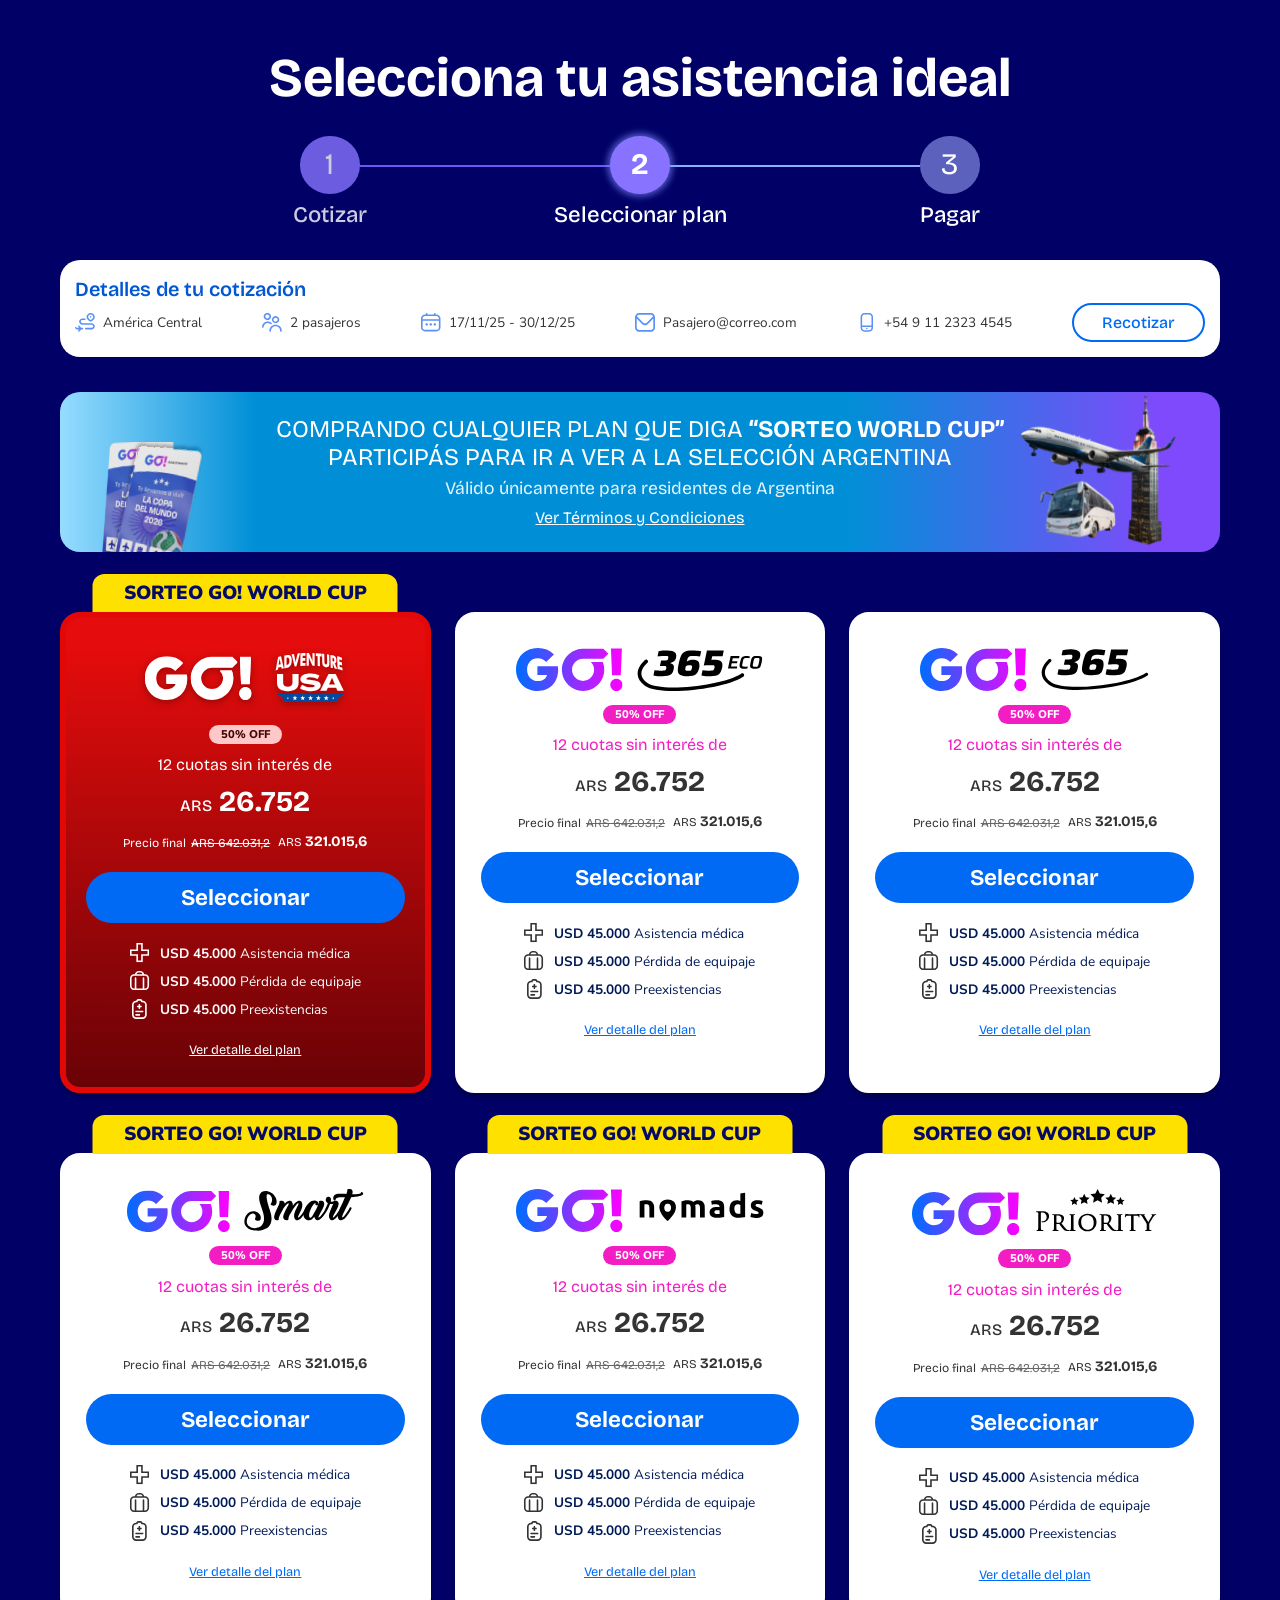
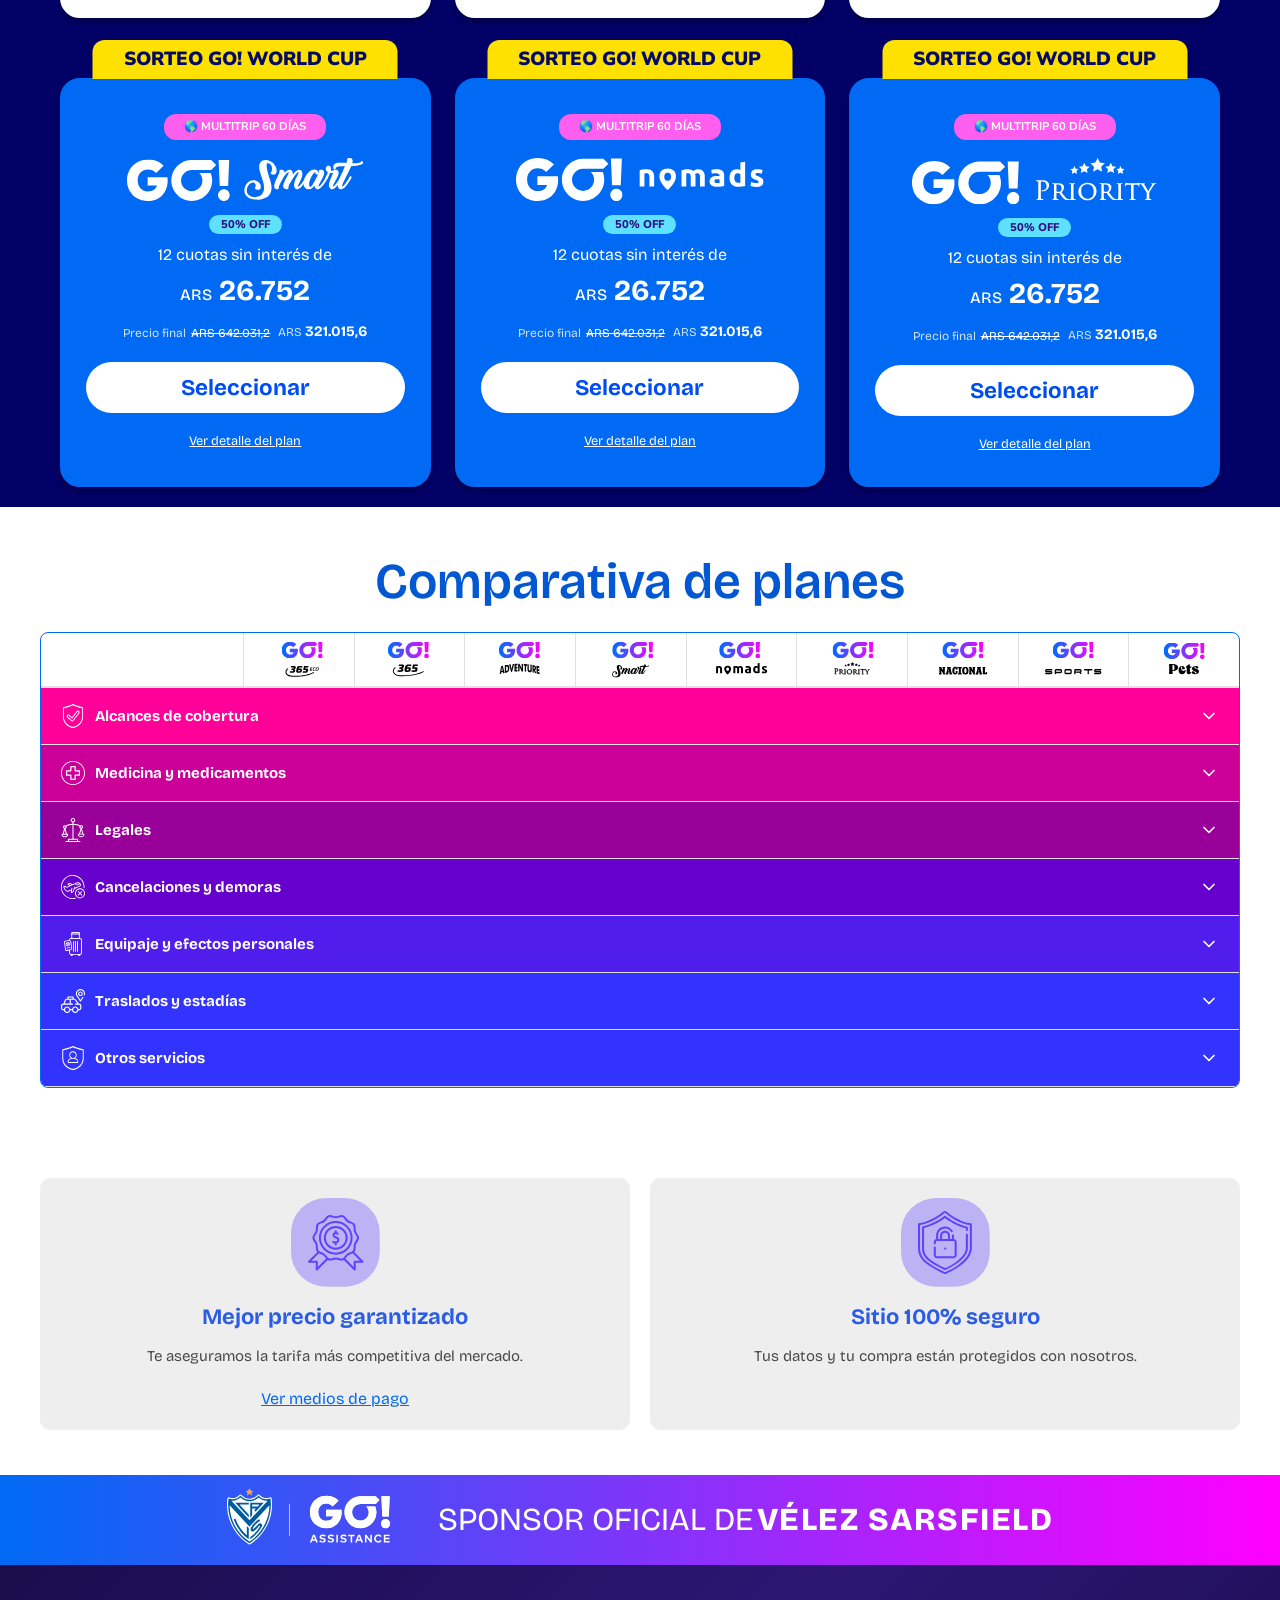
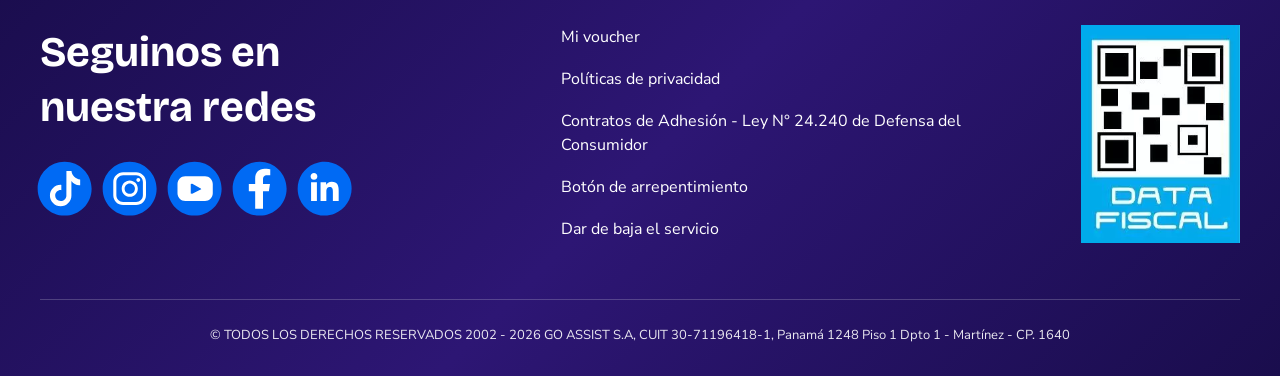
<file: proceso-02.html>
<!DOCTYPE html>
<html lang="es">

<head>
    <meta charset="UTF-8">
    <meta name="viewport" content="width=device-width, initial-scale=1.0">
    <meta name="description"
        content="Selecciona tu plan de asistencia al viajero ideal con GO! - Compara coberturas, precios y beneficios">
    <title>Cotizador GO! - Selección de Plan de Asistencia al Viajero</title>
    <link rel="stylesheet" href="estilo.css">
</head>

<body>
    <!-- Checkbox para modal de detalles del plan -->
    <input type="checkbox" id="plan-details-modal-toggle" class="modal-toggle" hidden>

    <!-- Checkbox para modal de medios de pago -->
    <input type="checkbox" id="payment-modal-toggle" class="modal-toggle" hidden>

    <!-- ===========================================
         PASO 2: MODAL DE DETALLES DEL PLAN (PRIMERO)
         =========================================== -->
    <div class="modal modal-plan-details" role="dialog" aria-labelledby="plan-details-title">
        <label for="plan-details-modal-toggle" class="modal-overlay" aria-hidden="true"></label>

        <div class="modal-container modal-plan-container">
            <!-- Header -->
            <header class="modal-header modal-plan-header">
                <div class="plan-modal-logo">
                    <img src="images/logo-go-adventure-usa-color-horizontal.svg" alt="GO! Priority"
                        class="plan-logo-modal">
                </div>

                <!-- Botón X que cierra el modal -->
                <label for="plan-details-modal-toggle" class="modal-close" aria-label="Cerrar modal" tabindex="0">
                    <svg width="24" height="24" viewBox="0 0 24 24" fill="none" stroke="currentColor" stroke-width="2">
                        <path d="M18 6L6 18M6 6l12 12" stroke-linecap="round" stroke-linejoin="round" />
                    </svg>
                </label>
            </header>

            <!-- Content -->
            <div class="modal-content modal-plan-content">

                <!-- Alcances de cobertura -->
                <div class="plan-section coverage-section">
                    <div class="plan-section-header">
                        <svg class="section-icon" width="20" height="20" viewBox="0 0 24 24" fill="none" stroke="white"
                            stroke-width="2">
                            <path d="M12 2L4 6v6c0 5.5 3.8 10.7 8 12 4.2-1.3 8-6.5 8-12V6l-8-4z" />
                        </svg>
                        <span>Alcances de cobertura</span>
                    </div>

                    <div class="plan-details-grid">
                        <div class="detail-row">
                            <span class="detail-label">MONTO MÁXIMO GLOBAL (MMG)</span>
                            <span class="detail-value">USD 300.000</span>
                        </div>
                        <div class="detail-row">
                            <span class="detail-label">Deducible / Franquicia / Copago</span>
                            <span class="detail-value">SIN DEDUCIBLE</span>
                        </div>
                        <div class="detail-row">
                            <span class="detail-label">Ámbito de cobertura</span>
                            <span class="detail-value">MUNDIAL</span>
                        </div>
                        <div class="detail-row">
                            <span class="detail-label">Límite de edad</span>
                            <span class="detail-value">75/85</span>
                        </div>
                    </div>
                </div>

                <!-- Medicina y medicamentos -->
                <div class="plan-section medicine-section">
                    <div class="plan-section-header">
                        <svg class="section-icon" width="20" height="20" viewBox="0 0 24 24" fill="none" stroke="white"
                            stroke-width="2">
                            <rect x="3" y="3" width="18" height="18" rx="2" />
                            <path d="M12 8v8m-4-4h8" />
                        </svg>
                        <span>Medicina y medicamentos</span>
                    </div>

                    <div class="plan-details-grid">
                        <div class="detail-row">
                            <span class="detail-label">Asistencia médica en caso de accidente</span>
                            <span class="detail-value">USD 300.000</span>
                        </div>
                        <div class="detail-row">
                            <span class="detail-label">Asistencia médica en caso de enfermedad no preexistente</span>
                            <span class="detail-value">USD 300.000</span>
                        </div>
                        <div class="detail-row">
                            <span class="detail-label">Asistencia médica solo por emergencias en caso de enfermedades
                                preexistentes</span>
                            <span class="detail-value">USD 300.000</span>
                        </div>
                        <div class="detail-row">
                            <span class="detail-label">Asistencia Médica COVID-19</span>
                            <span class="detail-value detail-check">✓</span>
                        </div>
                        <div class="detail-row">
                            <span class="detail-label">Asistencia médica en caso de Accidente en Evento Múltiple</span>
                            <span class="detail-value">USD 300.000</span>
                        </div>
                        <div class="detail-row">
                            <span class="detail-label">Asistencia médica por embarazo (hasta semana 26)</span>
                            <span class="detail-value">USD 300.000</span>
                        </div>
                        <div class="detail-row">
                            <span class="detail-label">Odontología de urgencia</span>
                            <span class="detail-value">USD 7.500</span>
                        </div>
                        <div class="detail-row">
                            <span class="detail-label">Invalidez total y permanente</span>
                            <span class="detail-value">USD 300.000</span>
                        </div>
                        <div class="detail-row">
                            <span class="detail-label">Medicamentos ambulatorios</span>
                            <span class="detail-value">USD 300.000</span>
                        </div>
                    </div>
                </div>

                <!-- Legales -->
                <div class="plan-section legal-section">
                    <div class="plan-section-header">
                        <svg class="section-icon" width="20" height="20" viewBox="0 0 24 24" fill="none" stroke="white"
                            stroke-width="2">
                            <path d="M14 2H6a2 2 0 0 0-2 2v16a2 2 0 0 0 2 2h12a2 2 0 0 0 2-2V8z" />
                            <path d="M14 2v6h6" />
                        </svg>
                        <span>Legales</span>
                    </div>

                    <div class="plan-details-grid">
                        <div class="detail-row">
                            <span class="detail-label">Asistencia legal telefónica</span>
                            <span class="detail-value">USD 3.000</span>
                        </div>
                        <div class="detail-row">
                            <span class="detail-label">Gastos de defensa legal</span>
                            <span class="detail-value">USD 8.000</span>
                        </div>
                        <div class="detail-row">
                            <span class="detail-label">Fianza en el exterior</span>
                            <span class="detail-value">USD 15.000</span>
                        </div>
                    </div>
                </div>

                <!-- Cancelaciones y demoras -->
                <div class="plan-section cancellation-section">
                    <div class="plan-section-header">
                        <svg class="section-icon" width="20" height="20" viewBox="0 0 24 24" fill="none" stroke="white"
                            stroke-width="2">
                            <circle cx="12" cy="12" r="10" />
                            <path d="M15 9l-6 6M9 9l6 6" />
                        </svg>
                        <span>Cancelaciones y demoras</span>
                    </div>

                    <div class="plan-details-grid">
                        <div class="detail-row">
                            <span class="detail-label">Cancelación de viaje</span>
                            <span class="detail-value">USD 5.000</span>
                        </div>
                        <div class="detail-row">
                            <span class="detail-label">Interrupción de viaje</span>
                            <span class="detail-value">USD 5.000</span>
                        </div>
                        <div class="detail-row">
                            <span class="detail-label">Gastos por demora del viaje</span>
                            <span class="detail-value">USD 500</span>
                        </div>
                    </div>
                </div>

                <!-- Equipaje -->
                <div class="plan-section baggage-section">
                    <div class="plan-section-header">
                        <svg class="section-icon" width="20" height="20" viewBox="0 0 24 24" fill="none" stroke="white"
                            stroke-width="2">
                            <rect x="6" y="4" width="12" height="16" rx="2" />
                            <path d="M9 2v2m6-2v2M9 20v2m6-2v2" />
                        </svg>
                        <span>Equipaje y efectos personales</span>
                    </div>

                    <div class="plan-details-grid">
                        <div class="detail-row">
                            <span class="detail-label">Pérdida de equipaje</span>
                            <span class="detail-value">USD 1.500</span>
                        </div>
                        <div class="detail-row">
                            <span class="detail-label">Demora de equipaje</span>
                            <span class="detail-value">USD 800</span>
                        </div>
                        <div class="detail-row">
                            <span class="detail-label">Compensación por demora</span>
                            <span class="detail-value">USD 150</span>
                        </div>
                    </div>
                </div>

                <!-- Otros servicios -->
                <div class="plan-section services-section">
                    <div class="plan-section-header">
                        <svg class="section-icon" width="20" height="20" viewBox="0 0 24 24" fill="none" stroke="white"
                            stroke-width="2">
                            <circle cx="12" cy="12" r="10" />
                            <path d="M12 6v6l4 2" />
                        </svg>
                        <span>Otros servicios</span>
                    </div>

                    <div class="plan-details-grid">
                        <div class="detail-row">
                            <span class="detail-label">Asistencia de mascotas</span>
                            <span class="detail-value detail-check">✓</span>
                        </div>
                        <div class="detail-row">
                            <span class="detail-label">Repatriación sanitaria</span>
                            <span class="detail-value">USD 50.000</span>
                        </div>
                        <div class="detail-row">
                            <span class="detail-label">Concierge 24/7</span>
                            <span class="detail-value detail-check">✓</span>
                        </div>
                    </div>
                </div>

            </div>
        </div>
    </div>

    <!-- ===========================================
         PASO 3: MODAL DE MEDIOS DE PAGO (SEGUNDO)
         =========================================== -->
    <div id="payment-modal" class="modal" role="dialog" aria-labelledby="modal-title">
        <label for="payment-modal-toggle" class="modal-overlay" aria-hidden="true"></label>

        <div class="modal-container">
            <!-- Header -->
            <header class="modal-header">
                <h2 id="modal-title" class="modal-title">Medios de pago</h2>
                <label for="payment-modal-toggle" class="modal-close" aria-label="Cerrar modal">
                    <svg width="24" height="24" viewBox="0 0 24 24" fill="none" stroke="currentColor" stroke-width="2">
                        <path d="M18 6L6 18M6 6l12 12" stroke-linecap="round" stroke-linejoin="round" />
                    </svg>
                </label>
            </header>

            <!-- Content -->
            <div class="modal-content">

                <!-- Tarjeta de crédito (abierto por defecto) -->
                <details class="payment-section" open>
                    <summary class="payment-header">
                        <div class="payment-title">
                            <img src="images/icono-tarjeta-credito.svg" alt="icono de tarjeta de credito" width="25">
                            <span>Tarjeta de crédito</span>
                        </div>
                        <svg class="chevron" width="20" height="20" viewBox="0 0 24 24" fill="none" stroke="#666"
                            stroke-width="2">
                            <path d="M6 9l6 6 6-6" stroke-linecap="round" stroke-linejoin="round" />
                        </svg>
                    </summary>

                    <div class="payment-content">
                        <div class="payment-grid">
                            <!-- Fila 1 -->
                            <div class="payment-method">
                                <img src="images/logo.pago-visa.svg" alt="Visa">
                                <span>Visa</span>
                            </div>
                            <div class="payment-method">
                                <img src="images/logo-pago-mastercard.svg" alt="Mastercard">
                                <span>Mastercard</span>
                            </div>
                            <div class="payment-method">
                                <img src="images/logo-pago-american-express.svg" alt="American Express">
                                <span>Amex</span>
                            </div>
                            <div class="payment-method">
                                <img src="images/logo-pago-naranja.svg" alt="Naranja X">
                                <span>Naranja X</span>
                            </div>
                            <div class="payment-method">
                                <img src="images/logo-pago-nativa.svg" alt="Nativa">
                                <span>Nativa</span>
                            </div>
                            <div class="payment-method">
                                <img src="images/logo-pago-shopping.svg" alt="Shopping">
                                <span>Shopping</span>
                            </div>
                            <div class="payment-method">
                                <img src="images/logo-pago-cencosed.svg" alt="Cencosud">
                                <span>Cencosud</span>
                            </div>
                            <div class="payment-method">
                                <img src="images/logo-pago-cabal.svg" alt="Cabal">
                                <span>Cabal</span>
                            </div>

                            <!-- Fila 2 -->
                            <div class="payment-method">
                                <img src="images/logo-pago-argencard.svg" alt="Argencard">
                                <span>Argencard</span>
                            </div>
                            <div class="payment-method">
                                <img src="images/logo-pago-dinerclub.svg" alt="Diners Club">
                                <span>Diners Club</span>
                            </div>
                            <div class="payment-method">
                                <div class="payment-special">
                                    <img src="images/logo-pago-mercadopago.svg" alt="Mercado Pago">
                                </div>
                                <span>Mercado Pago</span>
                                <small>Hasta 12 cuotas sin interés</small>

                            </div>
                            <div class="payment-method">
                                <div class="payment-special">
                                    <img src="images/logo-pago-paypal.svg" alt="PayPal">
                                </div>
                                <span>Paypal</span>
                                <small>USD $ / EU €</small>
                            </div>
                        </div>
                    </div>
                </details>

                <!-- Tarjeta de débito -->
                <details class="payment-section">
                    <summary class="payment-header">
                        <div class="payment-title">
                            <img src="images/icono-tarjeta-debito.svg" alt="icono de tarjeta de débito" width="25">
                            <span>Tarjeta de débito</span>
                        </div>
                        <svg class="chevron" width="20" height="20" viewBox="0 0 24 24" fill="none" stroke="#666"
                            stroke-width="2">
                            <path d="M6 9l6 6 6-6" stroke-linecap="round" stroke-linejoin="round" />
                        </svg>
                    </summary>

                    <div class="payment-content">
                        <div class="payment-grid">
                            <div class="payment-method">
                                <img src="images/logo-pago-link.svg" alt="Visa Débito">
                                <span>Red Link</span>
                            </div>
                            <div class="payment-method">
                                <img src="images/logo-pago-provincia net.svg" alt="Mastercard Débito">
                                <span>Provincia NET Pagos</span>
                            </div>
                        </div>
                    </div>
                </details>

                <!-- Efectivo -->
                <details class="payment-section">
                    <summary class="payment-header">
                        <div class="payment-title">
                            <img src="images/icono-efectivo.svg" alt="icono pago en efectivo" width="25">
                            <span>Efectivo</span>
                        </div>
                        <svg class="chevron" width="20" height="20" viewBox="0 0 24 24" fill="none" stroke="#666"
                            stroke-width="2">
                            <path d="M6 9l6 6 6-6" stroke-linecap="round" stroke-linejoin="round" />
                        </svg>
                    </summary>

                    <div class="payment-content">
                        <div class="payment-grid">
                            <div class="payment-method">
                                <img src="images/logo-pago-facil.svg" alt="Pago Fácil">
                                <span>Pago fácil</span>
                            </div>
                            <div class="payment-method">
                                <img src="images/logo-pago-rapipago.svg" alt="Rapipago">
                                <span>Rapipago</span>
                            </div>
                            <div class="payment-method">
                                <img src="images/logo-pago-efectivo.svg" alt="Depósito">
                                <span>Depósito</span>
                            </div>
                            <div class="payment-method">
                                <img src="images/logo-pago-efectivo.svg" alt="Transferencia">
                                <span>Transferencia</span>
                            </div>
                        </div>
                    </div>
                </details>

            </div>
        </div>
    </div>

    <!-- Main Container -->
    <main class="main-container">

        <!-- ===========================================
             HEADER: STEPPER DE PROGRESO
             =========================================== -->
        <header class="flow-header">
            <h1>Selecciona tu asistencia ideal</h1>

            <!-- Stepper Navigation -->
            <nav class="stepper" aria-label="Progreso de compra">
                <div class="step completed" aria-current="false">
                    <span aria-hidden="true">1</span>
                    <p>Cotizar</p>
                </div>

                <div class="step-line completed" aria-hidden="true"></div>

                <div class="step active" aria-current="step">
                    <span aria-hidden="true">2</span>
                    <p>Seleccionar plan</p>
                </div>

                <div class="step-line" aria-hidden="true"></div>

                <div class="step" aria-current="false">
                    <span aria-hidden="true">3</span>
                    <p>Pagar</p>
                </div>
            </nav>
        </header>

        <!-- ===========================================
             RESUMEN DE COTIZACIÓN
             =========================================== -->
        <section class="quote-summary" aria-labelledby="quote-heading">
            <header class="quote-header">
                <h2 id="quote-heading">Detalles de tu cotización</h2>
            </header>

            <div class="quote-data">
                <div class="data-item">
                    <div><img src="images/icono-destino.svg" alt="" aria-hidden="true"></div>
                    <span>América Central</span>
                </div>
                <div class="data-item">
                    <div><img src="images/icono-pasajeros.svg" alt="" aria-hidden="true"></div>
                    <span>2 pasajeros</span>
                </div>
                <div class="data-item">
                    <div><img src="images/icono-calendario.svg" alt="" aria-hidden="true"></div>
                    <span><time datetime="2025-11-17">17/11/25</time> - <time
                            datetime="2025-12-30">30/12/25</time></span>
                </div>
                <div class="data-item">
                    <div><img src="images/icono-email.svg" alt="" aria-hidden="true"></div>
                    <span>Pasajero@correo.com</span>
                </div>
                <div class="data-item">
                    <div><img src="images/icono-telefono.svg" alt="" aria-hidden="true"></div>
                    <span>+54 9 11 2323 4545</span>
                </div>
                <button class="btn-recotizar-outline" type="button">Recotizar</button>
            </div>
        </section>

        <!-- ===========================================
             BANNER SORTEO  
             ===========================================-->

        <section class="promo-banner">
            <div class="deco-item deco-mobile-only">
                <img src="images/entradas-sorteo.svg" alt="">
            </div>

            <div class="deco-item deco-desktop-left">
                <img src="images/entradas-sorteo.svg" alt="">
            </div>

            <div class="deco-item deco-desktop-right">
                <img src="images/transport-deco.svg" alt="">
            </div>

            <div class="banner-content">
                <h2 class="banner-text">
                    COMPRANDO CUALQUIER PLAN QUE DIGA <strong>“SORTEO WORLD CUP”</strong>
                    PARTICIPÁS PARA IR A VER A LA SELECCIÓN ARGENTINA
                </h2>
                <p class="banner-subtext">Válido únicamente para residentes de Argentina</p>
                <a href="#" class="banner-terms">Ver Términos y Condiciones</a>
            </div>
        </section>

        <!-- ===========================================
             GRID DE PLANES DISPONIBLES
             =========================================== -->
        <section class="plans-grid" aria-labelledby="plans-heading">

            <!-- Plan 1: GO! ADVENTURE USA (Featured) -->
            <article class="card featured">
                <div class="promo-badge" aria-label="Promoción">SORTEO GO! WORLD CUP</div>

                <header class="card-brand">
                    <img src="images/logo-go-adventure-usa-blanco-horizontal.svg" alt="GO! ADVENTURE USA"
                        class="logo-img">
                </header>

                <div class="pricing">
                    <span class="tag-discount" aria-label="Descuento">50% OFF</span>
                    <p class="installments-text">12 cuotas sin interés de</p>
                    <p class="main-price">
                        <span aria-label="Pesos argentinos">ARS</span>
                        <strong>26.752</strong>
                    </p>
                    <div class="total-detail">
                        <span>Precio final</span>
                        <span class="price-group">
                            <del aria-label="Precio anterior">ARS 642.031,2</del>
                            <span aria-label="Precio final con descuento">ARS <strong>321.015,6</strong></span>
                        </span>
                    </div>
                </div>

                <button class="btn-select btn-select-blue" type="button">Seleccionar</button>

                <ul class="benefit-list">
                    <li>
                        <img src="images/icono-asist-medica-blanco.svg" alt="" aria-hidden="true">
                        <span><strong>USD 45.000</strong> Asistencia médica</span>
                    </li>
                    <li>
                        <img src="images/icono-equipaje-blanco.svg" alt="" aria-hidden="true">
                        <span><strong>USD 45.000</strong> Pérdida de equipaje</span>
                    </li>
                    <li>
                        <img src="images/icono-preexistencia-blanco.svg" alt="" aria-hidden="true">
                        <span><strong>USD 45.000</strong> Preexistencias</span>
                    </li>
                </ul>

                <label for="plan-details-modal-toggle" class="plan-link" style="cursor: pointer;">
                    Ver detalle del plan
                </label>
            </article>

            <!-- Plan 2: GO! 365 ECO -->
            <article class="card">
                <header class="card-brand">
                    <img src="images/logo-go-365eco-color-horizontal.svg" alt="GO! 365 ECO" class="logo-img">
                </header>

                <div class="pricing">
                    <span class="tag-discount" aria-label="Descuento">50% OFF</span>
                    <p class="installments-text">12 cuotas sin interés de</p>
                    <p class="main-price">
                        <span aria-label="Pesos argentinos">ARS</span>
                        <strong>26.752</strong>
                    </p>
                    <div class="total-detail">
                        <span>Precio final</span>
                        <span class="price-group">
                            <del aria-label="Precio anterior">ARS 642.031,2</del>
                            <span aria-label="Precio final con descuento">ARS <strong>321.015,6</strong></span>
                        </span>
                    </div>
                </div>

                <button class="btn-select btn-select-blue" type="button">Seleccionar</button>

                <ul class="benefit-list">
                    <li>
                        <img src="images/farmacia 1.svg" alt="" aria-hidden="true">
                        <span><strong>USD 45.000</strong> Asistencia médica</span>
                    </li>
                    <li>
                        <img src="images/icon-equipaje.svg" alt="" aria-hidden="true">
                        <span><strong>USD 45.000</strong> Pérdida de equipaje</span>
                    </li>
                    <li>
                        <img src="images/icon-preexistencia.svg" alt="" aria-hidden="true">
                        <span><strong>USD 45.000</strong> Preexistencias</span>
                    </li>
                </ul>

                <label for="plan-details-modal-toggle" class="plan-link" style="cursor: pointer;">
                    Ver detalle del plan
                </label>
            </article>

            <!-- Plan 3: GO! 365 -->
            <article class="card">
                <header class="card-brand">
                    <img src="images/logo-go-365-color-horizontal.svg" alt="GO! 365" class="logo-img">
                </header>

                <div class="pricing">
                    <span class="tag-discount" aria-label="Descuento">50% OFF</span>
                    <p class="installments-text">12 cuotas sin interés de</p>
                    <p class="main-price">
                        <span aria-label="Pesos argentinos">ARS</span>
                        <strong>26.752</strong>
                    </p>
                    <div class="total-detail">
                        <span>Precio final</span>
                        <span class="price-group">
                            <del aria-label="Precio anterior">ARS 642.031,2</del>
                            <span aria-label="Precio final con descuento">ARS <strong>321.015,6</strong></span>
                        </span>
                    </div>
                </div>

                <button class="btn-select btn-select-blue" type="button">Seleccionar</button>

                <ul class="benefit-list">
                    <li>
                        <img src="images/farmacia 1.svg" alt="" aria-hidden="true">
                        <span><strong>USD 45.000</strong> Asistencia médica</span>
                    </li>
                    <li>
                        <img src="images/icon-equipaje.svg" alt="" aria-hidden="true">
                        <span><strong>USD 45.000</strong> Pérdida de equipaje</span>
                    </li>
                    <li>
                        <img src="images/icon-preexistencia.svg" alt="" aria-hidden="true">
                        <span><strong>USD 45.000</strong> Preexistencias</span>
                    </li>
                </ul>

                <label for="plan-details-modal-toggle" class="plan-link" style="cursor: pointer;">
                    Ver detalle del plan
                </label>
            </article>

            <!-- Plan 4: GO! SMART -->
            <article class="card">
                <div class="promo-badge" aria-label="Promoción">SORTEO GO! WORLD CUP</div>
                <header class="card-brand">
                    <img src="images/logo-go-smart-color-horizontal.svg" alt="GO! SMART" class="logo-img">
                </header>

                <div class="pricing">
                    <span class="tag-discount" aria-label="Descuento">50% OFF</span>
                    <p class="installments-text">12 cuotas sin interés de</p>
                    <p class="main-price">
                        <span aria-label="Pesos argentinos">ARS</span>
                        <strong>26.752</strong>
                    </p>
                    <div class="total-detail">
                        <span>Precio final</span>
                        <span class="price-group">
                            <del aria-label="Precio anterior">ARS 642.031,2</del>
                            <span aria-label="Precio final con descuento">ARS <strong>321.015,6</strong></span>
                        </span>
                    </div>
                </div>

                <button class="btn-select btn-select-blue" type="button">Seleccionar</button>

                <ul class="benefit-list">
                    <li>
                        <img src="images/farmacia 1.svg" alt="" aria-hidden="true">
                        <span><strong>USD 45.000</strong> Asistencia médica</span>
                    </li>
                    <li>
                        <img src="images/icon-equipaje.svg" alt="" aria-hidden="true">
                        <span><strong>USD 45.000</strong> Pérdida de equipaje</span>
                    </li>
                    <li>
                        <img src="images/icon-preexistencia.svg" alt="" aria-hidden="true">
                        <span><strong>USD 45.000</strong> Preexistencias</span>
                    </li>
                </ul>

                <label for="plan-details-modal-toggle" class="plan-link" style="cursor: pointer;">
                    Ver detalle del plan
                </label>
            </article>

            <!-- Plan 5: GO! NOMADS -->
            <article class="card">
                <div class="promo-badge" aria-label="Promoción">SORTEO GO! WORLD CUP</div>
                <header class="card-brand">
                    <img src="images/logo-go-nomads-color-horizontal.svg" alt="GO! NOMADS" class="logo-img">
                </header>

                <div class="pricing">
                    <span class="tag-discount" aria-label="Descuento">50% OFF</span>
                    <p class="installments-text">12 cuotas sin interés de</p>
                    <p class="main-price">
                        <span aria-label="Pesos argentinos">ARS</span>
                        <strong>26.752</strong>
                    </p>
                    <div class="total-detail">
                        <span>Precio final</span>
                        <span class="price-group">
                            <del aria-label="Precio anterior">ARS 642.031,2</del>
                            <span aria-label="Precio final con descuento">ARS <strong>321.015,6</strong></span>
                        </span>
                    </div>
                </div>

                <button class="btn-select btn-select-blue" type="button">Seleccionar</button>

                <ul class="benefit-list">
                    <li>
                        <img src="images/farmacia 1.svg" alt="" aria-hidden="true">
                        <span><strong>USD 45.000</strong> Asistencia médica</span>
                    </li>
                    <li>
                        <img src="images/icon-equipaje.svg" alt="" aria-hidden="true">
                        <span><strong>USD 45.000</strong> Pérdida de equipaje</span>
                    </li>
                    <li>
                        <img src="images/icon-preexistencia.svg" alt="" aria-hidden="true">
                        <span><strong>USD 45.000</strong> Preexistencias</span>
                    </li>
                </ul>

                <label for="plan-details-modal-toggle" class="plan-link" style="cursor: pointer;">
                    Ver detalle del plan
                </label>
            </article>

            <!-- Plan 6: GO! PRIORITY -->
            <article class="card">
                <div class="promo-badge" aria-label="Promoción">SORTEO GO! WORLD CUP</div>
                <header class="card-brand">
                    <img src="images/logo-go-priority-color-horizontal.svg" alt="GO! PRIORITY" class="logo-img">
                </header>

                <div class="pricing">
                    <span class="tag-discount" aria-label="Descuento">50% OFF</span>
                    <p class="installments-text">12 cuotas sin interés de</p>
                    <p class="main-price">
                        <span aria-label="Pesos argentinos">ARS</span>
                        <strong>26.752</strong>
                    </p>
                    <div class="total-detail">
                        <span>Precio final</span>
                        <span class="price-group">
                            <del aria-label="Precio anterior">ARS 642.031,2</del>
                            <span aria-label="Precio final con descuento">ARS <strong>321.015,6</strong></span>
                        </span>
                    </div>
                </div>

                <button class="btn-select btn-select-blue" type="button">Seleccionar</button>

                <ul class="benefit-list">
                    <li>
                        <img src="images/farmacia 1.svg" alt="" aria-hidden="true">
                        <span><strong>USD 45.000</strong> Asistencia médica</span>
                    </li>
                    <li>
                        <img src="images/icon-equipaje.svg" alt="" aria-hidden="true">
                        <span><strong>USD 45.000</strong> Pérdida de equipaje</span>
                    </li>
                    <li>
                        <img src="images/icon-preexistencia.svg" alt="" aria-hidden="true">
                        <span><strong>USD 45.000</strong> Preexistencias</span>
                    </li>
                </ul>

                <label for="plan-details-modal-toggle" class="plan-link" style="cursor: pointer;">
                    Ver detalle del plan
                </label>
            </article>

            <!-- Plan 7: GO! SMART MULTITRIP -->
            <article class="card multitrip">
                <div class="promo-badge" aria-label="Promoción">SORTEO GO! WORLD CUP</div>
                <div class="multitrip-badge" aria-label="Plan multiviaje">🌎 MULTITRIP 60 DÍAS</div>

                <header class="card-brand">
                    <img src="images/logo-go-smart-blanco-horizontal.svg" alt="GO! SMART MULTITRIP" class="logo-img">
                </header>

                <div class="pricing">
                    <span class="tag-discount tag-multitrip" aria-label="Descuento">50% OFF</span>
                    <p class="installments-text text-white">12 cuotas sin interés de</p>
                    <p class="main-price">
                        <span aria-label="Pesos argentinos">ARS</span>
                        <strong>26.752</strong>
                    </p>
                    <div class="total-detail">
                        <span>Precio final</span>
                        <span class="price-group">
                            <del aria-label="Precio anterior">ARS 642.031,2</del>
                            <span aria-label="Precio final con descuento">ARS <strong>321.015,6</strong></span>
                        </span>
                    </div>
                </div>

                <button class="btn-select btn-select-white" type="button">Seleccionar</button>
                <label for="plan-details-modal-toggle" class="plan-link" style="cursor: pointer;">
                    Ver detalle del plan
                </label>
            </article>

            <!-- Plan 8: GO! NOMADS MULTITRIP -->
            <article class="card multitrip">
                <div class="promo-badge" aria-label="Promoción">SORTEO GO! WORLD CUP</div>
                <div class="multitrip-badge" aria-label="Plan multiviaje">🌎 MULTITRIP 60 DÍAS</div>

                <header class="card-brand">
                    <img src="images/logo-go-nomads-blanco-horizontal.svg" alt="GO! NOMADS MULTITRIP" class="logo-img">
                </header>

                <div class="pricing">
                    <span class="tag-discount tag-multitrip" aria-label="Descuento">50% OFF</span>
                    <p class="installments-text text-white">12 cuotas sin interés de</p>
                    <p class="main-price">
                        <span aria-label="Pesos argentinos">ARS</span>
                        <strong>26.752</strong>
                    </p>
                    <div class="total-detail">
                        <span>Precio final</span>
                        <span class="price-group">
                            <del aria-label="Precio anterior">ARS 642.031,2</del>
                            <span aria-label="Precio final con descuento">ARS <strong>321.015,6</strong></span>
                        </span>
                    </div>
                </div>

                <button class="btn-select btn-select-white" type="button">Seleccionar</button>
                <label for="plan-details-modal-toggle" class="plan-link" style="cursor: pointer;">
                    Ver detalle del plan
                </label>
            </article>

            <!-- Plan 9: GO! PRIORITY MULTITRIP -->
            <article class="card multitrip">
                <div class="promo-badge" aria-label="Promoción">SORTEO GO! WORLD CUP</div>
                <div class="multitrip-badge" aria-label="Plan multiviaje">🌎 MULTITRIP 60 DÍAS</div>

                <header class="card-brand">
                    <img src="images/logo-go-priority-blanco-horizontal.svg" alt="GO! PRIORITY MULTITRIP"
                        class="logo-img">
                </header>

                <div class="pricing">
                    <span class="tag-discount tag-multitrip" aria-label="Descuento">50% OFF</span>
                    <p class="installments-text text-white">12 cuotas sin interés de</p>
                    <p class="main-price">
                        <span aria-label="Pesos argentinos">ARS</span>
                        <strong>26.752</strong>
                    </p>
                    <div class="total-detail">
                        <span>Precio final</span>
                        <span class="price-group">
                            <del aria-label="Precio anterior">ARS 642.031,2</del>
                            <span aria-label="Precio final con descuento">ARS <strong>321.015,6</strong></span>
                        </span>
                    </div>
                </div>

                <button class="btn-select btn-select-white" type="button">Seleccionar</button>
                <label for="plan-details-modal-toggle" class="plan-link" style="cursor: pointer;">
                    Ver detalle del plan
                </label>
            </article>

        </section>
    </main>

    <!-- ===========================================
         COMPARATIVA DE PLANES - DESKTOP
         =========================================== -->
    <section class="section plans-comparison hidden-mobile" aria-labelledby="comparison-heading">
        <h2 id="comparison-heading" class="subtitle">Comparativa de planes</h2>

        <div class="container-table">
            <!-- Header con logos de planes -->
            <div class="plans-header">
                <div class="empty-cell"></div>
                <div class="plan-logo"><img src="images/logo-go-365eco-color-vertical.svg" alt="GO! 365 Eco"></div>
                <div class="plan-logo"><img src="images/logo-go-365-color-vertical.svg" alt="GO! 365"></div>
                <div class="plan-logo"><img src="images/logo-go-adventure-color-vertical.svg" alt="GO! Adventure"></div>
                <div class="plan-logo"><img src="images/logo-go-smart-color-vertical.svg" alt="GO! Smart"></div>
                <div class="plan-logo"><img src="images/logo-go-nomads-color-vertical.svg" alt="GO! Nomads"></div>
                <div class="plan-logo"><img src="images/logo-go-priority-color-vertical.svg" alt="GO! Priority"></div>
                <div class="plan-logo"><img src="images/logo-go-nacional-color-vertical.svg" alt="GO! Nacional"></div>
                <div class="plan-logo"><img src="images/logo-go-sport-color-vertical.svg" alt="GO! Sport"></div>
                <div class="plan-logo"><img src="images/logo-go-pet-color-vertical.svg" alt="GO! Pets">
                </div>
            </div>

            <!-- Coberturas -->

            <details class="collapsible-section">
                <summary class="section-header coverage" id="coverage-section">
                    <div class="section-title">
                        <img src="images/GO-icon-item.alcances.svg" alt="Cobertura" aria-hidden="true">
                        Alcances de cobertura
                    </div>
                    <svg class="chevron-icon" viewBox="0 0 24 24" fill="none" stroke="white" stroke-width="2"
                        aria-hidden="true">
                        <path d="M6 9l6 6 6-6" stroke-linecap="round" stroke-linejoin="round"></path>
                    </svg>
                </summary>
                <div class="section-content">
                    <div class="content-row">
                        <div class="row-label">Monto máximo global (MMG)</div>
                        <div class="row-cell">USD 300.000</div>
                        <div class="row-cell">USD 300.000</div>
                        <div class="row-cell">USD 500.000</div>
                        <div class="row-cell">USD 500.000</div>
                        <div class="row-cell">USD 350.000</div>
                        <div class="row-cell">USD 500.000</div>
                        <div class="row-cell">USD 500.000</div>
                        <div class="row-cell">USD 300.000</div>
                        <div class="row-cell">USD 300.000</div>
                    </div>

                    <div class="content-row">
                        <div class="row-label">Cobertura Prequirúrgica / Cirugía</div>
                        <div class="row-cell">SIN DEDUCIBLE</div>
                        <div class="row-cell">SIN DEDUCIBLE</div>
                        <div class="row-cell">SIN DEDUCIBLE</div>
                        <div class="row-cell">SIN DEDUCIBLE</div>
                        <div class="row-cell">SIN DEDUCIBLE</div>
                        <div class="row-cell">SIN DEDUCIBLE</div>
                        <div class="row-cell">SIN DEDUCIBLE</div>
                        <div class="row-cell">SIN DEDUCIBLE</div>
                        <div class="row-cell">SIN DEDUCIBLE</div>
                    </div>

                    <div class="content-row">
                        <div class="row-label">Asistencia dental</div>
                        <div class="row-cell">MUNDIAL</div>
                        <div class="row-cell">MUNDIAL</div>
                        <div class="row-cell">MUNDIAL</div>
                        <div class="row-cell">MUNDIAL</div>
                        <div class="row-cell">MUNDIAL</div>
                        <div class="row-cell">MUNDIAL</div>
                        <div class="row-cell">MUNDIAL</div>
                        <div class="row-cell">MUNDIAL</div>
                        <div class="row-cell">MUNDIAL</div>
                    </div>

                    <div class="content-row">
                        <div class="row-label">Límite de edad</div>
                        <div class="row-cell">75/85</div>
                        <div class="row-cell">75/85</div>
                        <div class="row-cell">75/85</div>
                        <div class="row-cell">75/85</div>
                        <div class="row-cell">75/85</div>
                        <div class="row-cell">75/85</div>
                        <div class="row-cell">75/85</div>
                        <div class="row-cell">75/85</div>
                        <div class="row-cell">75/85</div>
                    </div>
                </div>
            </details>

            <!-- Medicina y medicamentos -->
            <details class="collapsible-section">
                <summary class="section-header medicine">
                    <div class="section-title">
                        <img src="images/GO-icon-item.medicina.svg" alt="Medicina y medicamentos" aria-hidden="true">
                        Medicina y medicamentos
                    </div>
                    <svg class="chevron-icon" viewBox="0 0 24 24" fill="none" stroke="white" stroke-width="2"
                        aria-hidden="true">
                        <path d="M6 9l6 6 6-6" stroke-linecap="round" stroke-linejoin="round"></path>
                    </svg>
                </summary>
                <div class="section-content">

                    <div class="content-row">
                        <div class="row-label">Asistencia médica en caso de urgencia o accidente</div>
                        <div class="row-cell">USD 300.000</div>
                        <div class="row-cell">USD 300.000</div>
                        <div class="row-cell">USD 330.000</div>
                        <div class="row-cell">USD 500.000</div>
                        <div class="row-cell">USD 350.000</div>
                        <div class="row-cell">USD 300.000</div>
                        <div class="row-cell">USD 500.000</div>
                        <div class="row-cell">USD 300.000</div>
                        <div class="row-cell">USD 300.000</div>
                    </div>

                    <div class="content-row">
                        <div class="row-label">Asistencia médica en caso de enfermedad no preexistente</div>
                        <div class="row-cell">USD 300.000</div>
                        <div class="row-cell">USD 300.000</div>
                        <div class="row-cell">USD 300.000</div>
                        <div class="row-cell">USD 500.000</div>
                        <div class="row-cell">USD 350.000</div>
                        <div class="row-cell">USD 300.000</div>
                        <div class="row-cell">USD 500.000</div>
                        <div class="row-cell">USD 300.000</div>
                        <div class="row-cell">USD 300.000</div>
                    </div>

                    <div class="content-row">
                        <div class="row-label">Asistencia médica por emergencia hasta el alta o estabilización</div>
                        <div class="row-cell">USD 300.000</div>
                        <div class="row-cell">USD 300.000</div>
                        <div class="row-cell">USD 300.000</div>
                        <div class="row-cell">USD 500.000</div>
                        <div class="row-cell">USD 350.000</div>
                        <div class="row-cell">USD 300.000</div>
                        <div class="row-cell">USD 500.000</div>
                        <div class="row-cell">USD 300.000</div>
                        <div class="row-cell">USD 300.000</div>
                    </div>

                    <div class="content-row">
                        <div class="row-label">Asistencia clínica COVID-19</div>
                        <div class="row-cell"><span class="checkmark" aria-label="Incluido">✓</span></div>
                        <div class="row-cell"><span class="checkmark" aria-label="Incluido">✓</span></div>
                        <div class="row-cell"><span class="checkmark" aria-label="Incluido">✓</span></div>
                        <div class="row-cell"><span class="checkmark" aria-label="Incluido">✓</span></div>
                        <div class="row-cell"><span class="checkmark" aria-label="Incluido">✓</span></div>
                        <div class="row-cell"><span class="checkmark" aria-label="Incluido">✓</span></div>
                        <div class="row-cell"><span class="checkmark" aria-label="Incluido">✓</span></div>
                        <div class="row-cell"><span class="checkmark" aria-label="Incluido">✓</span></div>
                        <div class="row-cell"><span class="checkmark" aria-label="Incluido">✓</span></div>
                    </div>
                </div>
            </details>

            <!-- Legales -->
            <details class="collapsible-section">
                <summary class="section-header legal" id="legal-section">
                    <div class="section-title">
                        <img src="images/GO-icon-item.legales.svg" alt="" aria-hidden="true">
                        Legales
                    </div>
                    <svg class="chevron-icon" viewBox="0 0 24 24" fill="none" stroke="white" stroke-width="2"
                        aria-hidden="true">
                        <path d="M6 9l6 6 6-6" stroke-linecap="round" stroke-linejoin="round"></path>
                    </svg>
                </summary>
                <div class="section-content">
                    <div class="content-row">
                        <div class="row-label">Asistencia legal telefónica</div>
                        <div class="row-cell">USD 3.000</div>
                        <div class="row-cell">USD 3.000</div>
                        <div class="row-cell">USD 3.000</div>
                        <div class="row-cell">USD 3.000</div>
                        <div class="row-cell">USD 3.000</div>
                        <div class="row-cell">USD 3.000</div>
                        <div class="row-cell">USD 3.000</div>
                        <div class="row-cell">USD 3.000</div>
                        <div class="row-cell">USD 3.000</div>
                    </div>

                    <div class="content-row">
                        <div class="row-label">Gastos de defensa legal</div>
                        <div class="row-cell">USD 8.000</div>
                        <div class="row-cell">USD 8.000</div>
                        <div class="row-cell">USD 8.000</div>
                        <div class="row-cell">USD 8.000</div>
                        <div class="row-cell">USD 8.000</div>
                        <div class="row-cell">USD 8.000</div>
                        <div class="row-cell">USD 8.000</div>
                        <div class="row-cell">USD 8.000</div>
                        <div class="row-cell">USD 8.000</div>
                    </div>

                    <div class="content-row">
                        <div class="row-label">Fianza en el exterior</div>
                        <div class="row-cell">USD 15.000</div>
                        <div class="row-cell">USD 15.000</div>
                        <div class="row-cell">USD 15.000</div>
                        <div class="row-cell">USD 15.000</div>
                        <div class="row-cell">USD 15.000</div>
                        <div class="row-cell">USD 15.000</div>
                        <div class="row-cell">USD 15.000</div>
                        <div class="row-cell">USD 15.000</div>
                        <div class="row-cell">USD 15.000</div>
                    </div>
                </div>
            </details>

            <!-- Cancelaciones y demoras (Collapsible) -->
            <details class="collapsible-section">
                <summary class="section-header cancellations">
                    <div class="section-title">
                        <img src="images/GO-icon-item.cancelaciones.svg" alt="" aria-hidden="true">
                        Cancelaciones y demoras
                    </div>
                    <svg class="chevron-icon" viewBox="0 0 24 24" fill="none" stroke="white" stroke-width="2"
                        aria-hidden="true">
                        <path d="M6 9l6 6 6-6" stroke-linecap="round" stroke-linejoin="round"></path>
                    </svg>
                </summary>
                <div class="section-content">
                    <div class="content-row">
                        <div class="row-label">Asistencia legal telefónica</div>
                        <div class="row-cell">USD 3.000</div>
                        <div class="row-cell">USD 3.000</div>
                        <div class="row-cell">USD 3.000</div>
                        <div class="row-cell">USD 3.000</div>
                        <div class="row-cell">USD 3.000</div>
                        <div class="row-cell">USD 3.000</div>
                        <div class="row-cell">USD 3.000</div>
                        <div class="row-cell">USD 3.000</div>
                        <div class="row-cell">USD 3.000</div>
                    </div>

                    <div class="content-row">
                        <div class="row-label">Gastos de defensa legal</div>
                        <div class="row-cell">USD 8.000</div>
                        <div class="row-cell">USD 8.000</div>
                        <div class="row-cell">USD 8.000</div>
                        <div class="row-cell">USD 8.000</div>
                        <div class="row-cell">USD 8.000</div>
                        <div class="row-cell">USD 8.000</div>
                        <div class="row-cell">USD 8.000</div>
                        <div class="row-cell">USD 8.000</div>
                        <div class="row-cell">USD 8.000</div>
                    </div>

                    <div class="content-row">
                        <div class="row-label">Fianza en el exterior</div>
                        <div class="row-cell">USD 15.000</div>
                        <div class="row-cell">USD 15.000</div>
                        <div class="row-cell">USD 15.000</div>
                        <div class="row-cell">USD 15.000</div>
                        <div class="row-cell">USD 15.000</div>
                        <div class="row-cell">USD 15.000</div>
                        <div class="row-cell">USD 15.000</div>
                        <div class="row-cell">USD 15.000</div>
                        <div class="row-cell">USD 15.000</div>
                    </div>
                </div>
            </details>

            <!-- Equipaje (Collapsible) -->
            <details class="collapsible-section">
                <summary class="section-header baggage">
                    <div class="section-title">
                        <img src="images/GO-icon-item.equipaje.svg" alt="" aria-hidden="true">
                        Equipaje y efectos personales
                    </div>
                    <svg class="chevron-icon" viewBox="0 0 24 24" fill="none" stroke="white" stroke-width="2"
                        aria-hidden="true">
                        <path d="M6 9l6 6 6-6" stroke-linecap="round" stroke-linejoin="round" />
                    </svg>
                </summary>
                <div class="section-content">
                    <div class="content-row">
                        <div class="row-label">Asistencia legal telefónica</div>
                        <div class="row-cell">USD 3.000</div>
                        <div class="row-cell">USD 3.000</div>
                        <div class="row-cell">USD 3.000</div>
                        <div class="row-cell">USD 3.000</div>
                        <div class="row-cell">USD 3.000</div>
                        <div class="row-cell">USD 3.000</div>
                        <div class="row-cell">USD 3.000</div>
                        <div class="row-cell">USD 3.000</div>
                        <div class="row-cell">USD 3.000</div>
                    </div>

                    <div class="content-row">
                        <div class="row-label">Gastos de defensa legal</div>
                        <div class="row-cell">USD 8.000</div>
                        <div class="row-cell">USD 8.000</div>
                        <div class="row-cell">USD 8.000</div>
                        <div class="row-cell">USD 8.000</div>
                        <div class="row-cell">USD 8.000</div>
                        <div class="row-cell">USD 8.000</div>
                        <div class="row-cell">USD 8.000</div>
                        <div class="row-cell">USD 8.000</div>
                        <div class="row-cell">USD 8.000</div>
                    </div>

                    <div class="content-row">
                        <div class="row-label">Fianza en el exterior</div>
                        <div class="row-cell">USD 15.000</div>
                        <div class="row-cell">USD 15.000</div>
                        <div class="row-cell">USD 15.000</div>
                        <div class="row-cell">USD 15.000</div>
                        <div class="row-cell">USD 15.000</div>
                        <div class="row-cell">USD 15.000</div>
                        <div class="row-cell">USD 15.000</div>
                        <div class="row-cell">USD 15.000</div>
                        <div class="row-cell">USD 15.000</div>
                    </div>
                </div>
            </details>

            <!-- Traslados y estadías (Collapsible) -->
            <details class="collapsible-section">
                <summary class="section-header other-services">
                    <div class="section-title">
                        <img src="images/GO-icon-item.traslados.svg" alt="" aria-hidden="true">
                        Traslados y estadías
                    </div>
                    <svg class="chevron-icon" viewBox="0 0 24 24" fill="none" stroke="white" stroke-width="2"
                        aria-hidden="true">
                        <path d="M6 9l6 6 6-6" stroke-linecap="round" stroke-linejoin="round" />
                    </svg>
                </summary>
                <div class="section-content">
                    <div class="content-row">
                        <div class="row-label">Asistencia legal telefónica</div>
                        <div class="row-cell">USD 3.000</div>
                        <div class="row-cell">USD 3.000</div>
                        <div class="row-cell">USD 3.000</div>
                        <div class="row-cell">USD 3.000</div>
                        <div class="row-cell">USD 3.000</div>
                        <div class="row-cell">USD 3.000</div>
                        <div class="row-cell">USD 3.000</div>
                        <div class="row-cell">USD 3.000</div>
                        <div class="row-cell">USD 3.000</div>
                    </div>

                    <div class="content-row">
                        <div class="row-label">Gastos de defensa legal</div>
                        <div class="row-cell">USD 8.000</div>
                        <div class="row-cell">USD 8.000</div>
                        <div class="row-cell">USD 8.000</div>
                        <div class="row-cell">USD 8.000</div>
                        <div class="row-cell">USD 8.000</div>
                        <div class="row-cell">USD 8.000</div>
                        <div class="row-cell">USD 8.000</div>
                        <div class="row-cell">USD 8.000</div>
                        <div class="row-cell">USD 8.000</div>
                    </div>

                    <div class="content-row">
                        <div class="row-label">Fianza en el exterior</div>
                        <div class="row-cell">USD 15.000</div>
                        <div class="row-cell">USD 15.000</div>
                        <div class="row-cell">USD 15.000</div>
                        <div class="row-cell">USD 15.000</div>
                        <div class="row-cell">USD 15.000</div>
                        <div class="row-cell">USD 15.000</div>
                        <div class="row-cell">USD 15.000</div>
                        <div class="row-cell">USD 15.000</div>
                        <div class="row-cell">USD 15.000</div>
                    </div>
                </div>
            </details>

            <!-- Otros Servicios (Collapsible) -->
            <details class="collapsible-section">
                <summary class="section-header other-services">
                    <div class="section-title">
                        <img src="images/GO-icon-item.servicios.svg" alt="" aria-hidden="true">
                        Otros servicios
                    </div>
                    <svg class="chevron-icon" viewBox="0 0 24 24" fill="none" stroke="white" stroke-width="2"
                        aria-hidden="true">
                        <path d="M6 9l6 6 6-6" stroke-linecap="round" stroke-linejoin="round" />
                    </svg>
                </summary>
                <div class="section-content">
                    <div class="content-row">
                        <div class="row-label">Asistencia legal telefónica</div>
                        <div class="row-cell">USD 3.000</div>
                        <div class="row-cell">USD 3.000</div>
                        <div class="row-cell">USD 3.000</div>
                        <div class="row-cell">USD 3.000</div>
                        <div class="row-cell">USD 3.000</div>
                        <div class="row-cell">USD 3.000</div>
                        <div class="row-cell">USD 3.000</div>
                        <div class="row-cell">USD 3.000</div>
                        <div class="row-cell">USD 3.000</div>
                    </div>

                    <div class="content-row">
                        <div class="row-label">Gastos de defensa legal</div>
                        <div class="row-cell">USD 8.000</div>
                        <div class="row-cell">USD 8.000</div>
                        <div class="row-cell">USD 8.000</div>
                        <div class="row-cell">USD 8.000</div>
                        <div class="row-cell">USD 8.000</div>
                        <div class="row-cell">USD 8.000</div>
                        <div class="row-cell">USD 8.000</div>
                        <div class="row-cell">USD 8.000</div>
                        <div class="row-cell">USD 8.000</div>
                    </div>

                    <div class="content-row">
                        <div class="row-label">Fianza en el exterior</div>
                        <div class="row-cell">USD 15.000</div>
                        <div class="row-cell">USD 15.000</div>
                        <div class="row-cell">USD 15.000</div>
                        <div class="row-cell">USD 15.000</div>
                        <div class="row-cell">USD 15.000</div>
                        <div class="row-cell">USD 15.000</div>
                        <div class="row-cell">USD 15.000</div>
                        <div class="row-cell">USD 15.000</div>
                        <div class="row-cell">USD 15.000</div>
                    </div>
                </div>
            </details>
        </div>
    </section>

    <!-- ===========================================
         COMPARATIVA DE PLANES - MOBILE/TABLET
         =========================================== -->
    <section class="section plans-comparison hidden-desktop" aria-labelledby="comparison-mobile-heading">
        <h2 id="comparison-mobile-heading" class="subtitle">Comparativa de planes</h2>

        <div class="mobile-comparison">
            <!-- Navigation Header -->
            <div class="carousel-header">
                <button class="nav-button disabled" aria-label="Plan anterior" disabled>
                    <svg viewBox="0 0 24 24" fill="none" aria-hidden="true">
                        <path d="M15 18l-6-6 6-6" stroke-linecap="round" stroke-linejoin="round" />
                    </svg>
                </button>

                <div class="plan-header">
                    <div class="plan-logo-container">
                        <img src="images/logo-go-priority-color-horizontal.svg" alt="GO! Priority">
                    </div>
                    <p class="plan-description">
                        El plan de asistencia y seguridad más completo y personalizado, con atención de primera clase.
                        La excelencia es nuestro estándar.
                    </p>
                </div>

                <button class="nav-button" aria-label="Siguiente plan">
                    <svg viewBox="0 0 24 24" fill="none" aria-hidden="true">
                        <path d="M9 18l6-6-6-6" stroke-linecap="round" stroke-linejoin="round" />
                    </svg>
                </button>
            </div>

            <!-- Plan Details -->
            <div class="plan-details">
                <!-- Alcances de cobertura -->
                <details class="collapsible-section" open>
                    <summary class="section-header coverage">
                        <div class="section-title">
                            <img src="images/GO-icon-item.alcances.svg" alt="" aria-hidden="true">
                            Alcances de cobertura
                        </div>
                        <svg class="chevron-icon" viewBox="0 0 24 24" fill="none" stroke="white" stroke-width="2"
                            aria-hidden="true">
                            <path d="M6 9l6 6 6-6" stroke-linecap="round" stroke-linejoin="round" />
                        </svg>
                    </summary>
                    <div class="section-content">
                        <div class="content-row">
                            <div class="row-label">Monto máximo global (MMG)</div>
                            <div class="row-cell">USD 300.000</div>
                        </div>
                        <div class="content-row">
                            <div class="row-label">Deducible / Franquicia / Copago</div>
                            <div class="row-cell">SIN DEDUCIBLE</div>
                        </div>
                        <div class="content-row">
                            <div class="row-label">Ámbito de cobertura</div>
                            <div class="row-cell">MUNDIAL</div>
                        </div>
                        <div class="content-row">
                            <div class="row-label">Límite de edad</div>
                            <div class="row-cell">75/85</div>
                        </div>
                    </div>
                </details>

                <!-- Medicina y medicamentos -->
                <details class="collapsible-section">
                    <summary class="section-header medicine">
                        <div class="section-title">
                            <img src="images/GO-icon-item.medicina.svg" alt="" aria-hidden="true">
                            Medicina y medicamentos
                        </div>
                        <svg class="chevron-icon" viewBox="0 0 24 24" fill="none" stroke="white" stroke-width="2"
                            aria-hidden="true">
                            <path d="M6 9l6 6 6-6" stroke-linecap="round" stroke-linejoin="round" />
                        </svg>
                    </summary>
                    <div class="section-content">
                        <div class="content-row">
                            <div class="row-label">Asistencia médica en caso de urgencia o accidente</div>
                            <div class="row-cell">USD 300.000</div>
                        </div>
                        <div class="content-row">
                            <div class="row-label">Asistencia médica en caso de enfermedad no preexistente</div>
                            <div class="row-cell">USD 300.000</div>
                        </div>
                        <div class="content-row">
                            <div class="row-label">Asistencia médica por emergencia hasta el alta o estabilización
                            </div>
                            <div class="row-cell">USD 300.000</div>
                        </div>
                        <div class="content-row">
                            <div class="row-label">Asistencia clínica COVID-19</div>
                            <div class="row-cell checkmark" aria-label="Incluido">✓</div>
                        </div>
                    </div>
                </details>

                <!-- Legales -->
                <details class="collapsible-section">
                    <summary class="section-header legal">
                        <div class="section-title">
                            <img src="images/GO-icon-item.legales.svg" alt="" aria-hidden="true">
                            Legales
                        </div>
                        <svg class="chevron-icon" viewBox="0 0 24 24" fill="none" stroke="white" stroke-width="2"
                            aria-hidden="true">
                            <path d="M6 9l6 6 6-6" stroke-linecap="round" stroke-linejoin="round" />
                        </svg>
                    </summary>
                    <div class="section-content">
                        <div class="content-row">
                            <div class="row-label">Asistencia legal telefónica</div>
                            <div class="row-cell">USD 3.000</div>
                        </div>
                        <div class="content-row">
                            <div class="row-label">Gastos de defensa legal</div>
                            <div class="row-cell">USD 8.000</div>
                        </div>
                        <div class="content-row">
                            <div class="row-label">Fianza en el exterior</div>
                            <div class="row-cell">USD 15.000</div>
                        </div>
                    </div>
                </details>

                <!-- Cancelaciones -->
                <details class="collapsible-section">
                    <summary class="section-header cancellations">
                        <div class="section-title">
                            <img src="images/GO-icon-item.cancelaciones.svg" alt="" aria-hidden="true">
                            Cancelaciones
                        </div>
                        <svg class="chevron-icon" viewBox="0 0 24 24" fill="none" stroke="white" stroke-width="2"
                            aria-hidden="true">
                            <path d="M6 9l6 6 6-6" stroke-linecap="round" stroke-linejoin="round" />
                        </svg>
                    </summary>
                    <div class="section-content">
                        <div class="content-row">
                            <div class="row-label">Cancelación de viaje</div>
                            <div class="row-cell">USD 5.000</div>
                        </div>
                        <div class="content-row">
                            <div class="row-label">Interrupción de viaje</div>
                            <div class="row-cell">USD 5.000</div>
                        </div>
                        <div class="content-row">
                            <div class="row-label">Gastos por demora del viaje</div>
                            <div class="row-cell">USD 500</div>
                        </div>
                    </div>
                </details>

                <!-- Equipaje -->
                <details class="collapsible-section">
                    <summary class="section-header baggage">
                        <div class="section-title">
                            <img src="images/GO-icon-item.equipaje.svg" aria-hidden="true">
                            Equipaje
                        </div>
                        <svg class="chevron-icon" viewBox="0 0 24 24" fill="none" stroke="white" stroke-width="2"
                            aria-hidden="true">
                            <path d="M6 9l6 6 6-6" stroke-linecap="round" stroke-linejoin="round" />
                        </svg>
                    </summary>
                    <div class="section-content">
                        <div class="content-row">
                            <div class="row-label">Pérdida de equipaje</div>
                            <div class="row-cell">USD 1.500</div>
                        </div>
                        <div class="content-row">
                            <div class="row-label">Demora de equipaje</div>
                            <div class="row-cell">USD 800</div>
                        </div>
                        <div class="content-row">
                            <div class="row-label">Compensación por demora</div>
                            <div class="row-cell">USD 150</div>
                        </div>
                    </div>
                </details>

                <!-- Otros servicios -->
                <details class="collapsible-section">
                    <summary class="section-header other-services">
                        <div class="section-title">
                            <img src="images/GO-icon-item.servicios.svg" alt="" aria-hidden="true">
                            Otros servicios
                        </div>
                        <svg class="chevron-icon" viewBox="0 0 24 24" fill="none" stroke="white" stroke-width="2"
                            aria-hidden="true">
                            <path d="M6 9l6 6 6-6" stroke-linecap="round" stroke-linejoin="round" />
                        </svg>
                    </summary>
                    <div class="section-content">
                        <div class="content-row">
                            <div class="row-label">Asistencia de mascotas</div>
                            <div class="row-cell checkmark" aria-label="Incluido">✓</div>
                        </div>
                        <div class="content-row">
                            <div class="row-label">Repatriación sanitaria</div>
                            <div class="row-cell">USD 50.000</div>
                        </div>
                        <div class="content-row">
                            <div class="row-label">Concierge 24/7</div>
                            <div class="row-cell checkmark" aria-label="Incluido">✓</div>
                        </div>
                    </div>
                </details>
            </div>

            <!-- Dots Indicator -->
            <nav class="carousel-dots" aria-label="Indicador de planes">
                <button class="dot active" aria-label="Plan 1 de 9" aria-current="true"></button>
                <button class="dot" aria-label="Plan 2 de 9"></button>
                <button class="dot" aria-label="Plan 3 de 9"></button>
                <button class="dot" aria-label="Plan 4 de 9"></button>
                <button class="dot" aria-label="Plan 5 de 9"></button>
                <button class="dot" aria-label="Plan 6 de 9"></button>
                <button class="dot" aria-label="Plan 7 de 9"></button>
                <button class="dot" aria-label="Plan 8 de 9"></button>
                <button class="dot" aria-label="Plan 9 de 9"></button>
            </nav>
        </div>
    </section>

    <!-- ===========================================
         SECCIÓN DE GARANTÍAS
         =========================================== -->
    <section class="section container-garantia" aria-labelledby="guarantees-heading">

        <div class="container-cards">
            <!-- Mejor precio garantizado -->
            <article class="card-garantia">
                <div class="icon-wrapper" aria-hidden="true">
                    <img src="images/icono-precio-garantizado.svg" alt="">
                </div>
                <h3 class="title">Mejor precio garantizado</h3>
                <p class="description">Te aseguramos la tarifa más competitiva del mercado.</p>
                <label for="payment-modal-toggle" class="link" style="cursor: pointer;">
                    Ver medios de pago
                </label>
            </article>

            <!-- Sitio 100% seguro -->
            <article class="card-garantia">
                <div class="icon-wrapper" aria-hidden="true">
                    <img src="images/icono-sitio-seguro.svg" alt="">
                </div>
                <h3 class="title">Sitio 100% seguro</h3>
                <p class="description">Tus datos y tu compra están protegidos con nosotros.</p>
            </article>
        </div>
    </section>


    <!-- BANNER SPONSOR -->
    <section class="sponsor-banner">
        <div class="sponsor-container">
            <div class="sponsor-content">
                <div class="sponsor-logo">
                    <img src="images/Logos-Velez-GO.svg" alt="Vélez Sarsfield" class="shield-logo">
                </div>

                <div class="sponsor-text">
                    <span class="sponsor-label">SPONSOR OFICIAL DE</span>
                    <span class="sponsor-name">VÉLEZ SARSFIELD</span>
                </div>
            </div>
        </div>
    </section>
    <!-- ===========================================
         FOOTER
         =========================================== -->
    <footer class="footer">
        <div class="footer-container">
            <div class="footer-content">
                <!-- Redes Sociales -->
                <div class="footer-social">
                    <h3>Seguinos en<br>nuestra redes</h3>
                    <nav class="social-icons" aria-label="Redes sociales">
                        <a href="https://www.tiktok.com/@goassistance" class="social-icon tiktok" aria-label="TikTok"
                            target="_blank" rel="noopener">
                            <img src="images/icon-social-tiktok.svg" alt="">
                        </a>
                        <a href="https://www.instagram.com/goassistance/" class="social-icon instagram"
                            aria-label="Instagram" target="_blank" rel="noopener">
                            <img src="images/icon-social-instagram.svg" alt="">
                        </a>
                        <a href="https://www.youtube.com/@GOAssistance" class="social-icon youtube" aria-label="YouTube"
                            target="_blank" rel="noopener">
                            <img src="images/icon-social-youtube.svg" alt="">
                        </a>
                        <a href="https://www.facebook.com/goassistanceok" class="social-icon facebook"
                            aria-label="Facebook" target="_blank" rel="noopener">
                            <img src="images/icon-social-facebook.svg" alt="">
                        </a>
                        <a href="https://www.linkedin.com/company/go-assistance/" class="social-icon linkedin"
                            aria-label="LinkedIn" target="_blank" rel="noopener">
                            <img src="images/icon-social-linkedin.svg" alt="">
                        </a>
                    </nav>
                </div>

                <!-- Enlaces Legales -->
                <nav class="footer-links" aria-label="Enlaces legales">
                    <a href="https://www.goassistance.com/valida-tu-voucher.html" target="_blank">Mi voucher</a>
                    <a href="https://www.goassistance.com/politicas-de-privacidad.html" target="_blank">Políticas de
                        privacidad</a>
                    <a href="https://s3-sa-east-1.amazonaws.com/atvprod/repositorio/SeguroViajero/13951/es-ES_GO%2005-2021.pdf"
                        target="_blank">Contratos de Adhesión - Ley N° 24.240 de Defensa del Consumidor</a>
                    <a href="https://www.goassistance.com/solicitud-de-revocacion-del-servicio.html"
                        target="_blank">Botón de arrepentimiento</a>
                    <a href="https://www.goassistance.com/principal/cancelar-mi-go-assistance.html" target="_blank">Dar
                        de baja el servicio</a>
                </nav>

                <!-- Data Fiscal -->
                <aside class="footer-fiscal">
                    <a href="http://qr.afip.gob.ar/?qr=spqG0CpDucz9ncPN2rKw-g,," target="_blank">
                        <img src="images/qr-data-fiscal.svg" alt="Código QR de datos fiscales">
                    </a>
                </aside>
            </div>

            <!-- Copyright -->
            <div class="footer-copyright">
                <p>© TODOS LOS DERECHOS RESERVADOS 2002 - 2026 GO ASSIST S.A, CUIT 30-71196418-1, Panamá 1248 Piso 1
                    Dpto 1 - Martínez - CP. 1640</p>
            </div>
        </div>
    </footer>
</body>

</html>
</file>
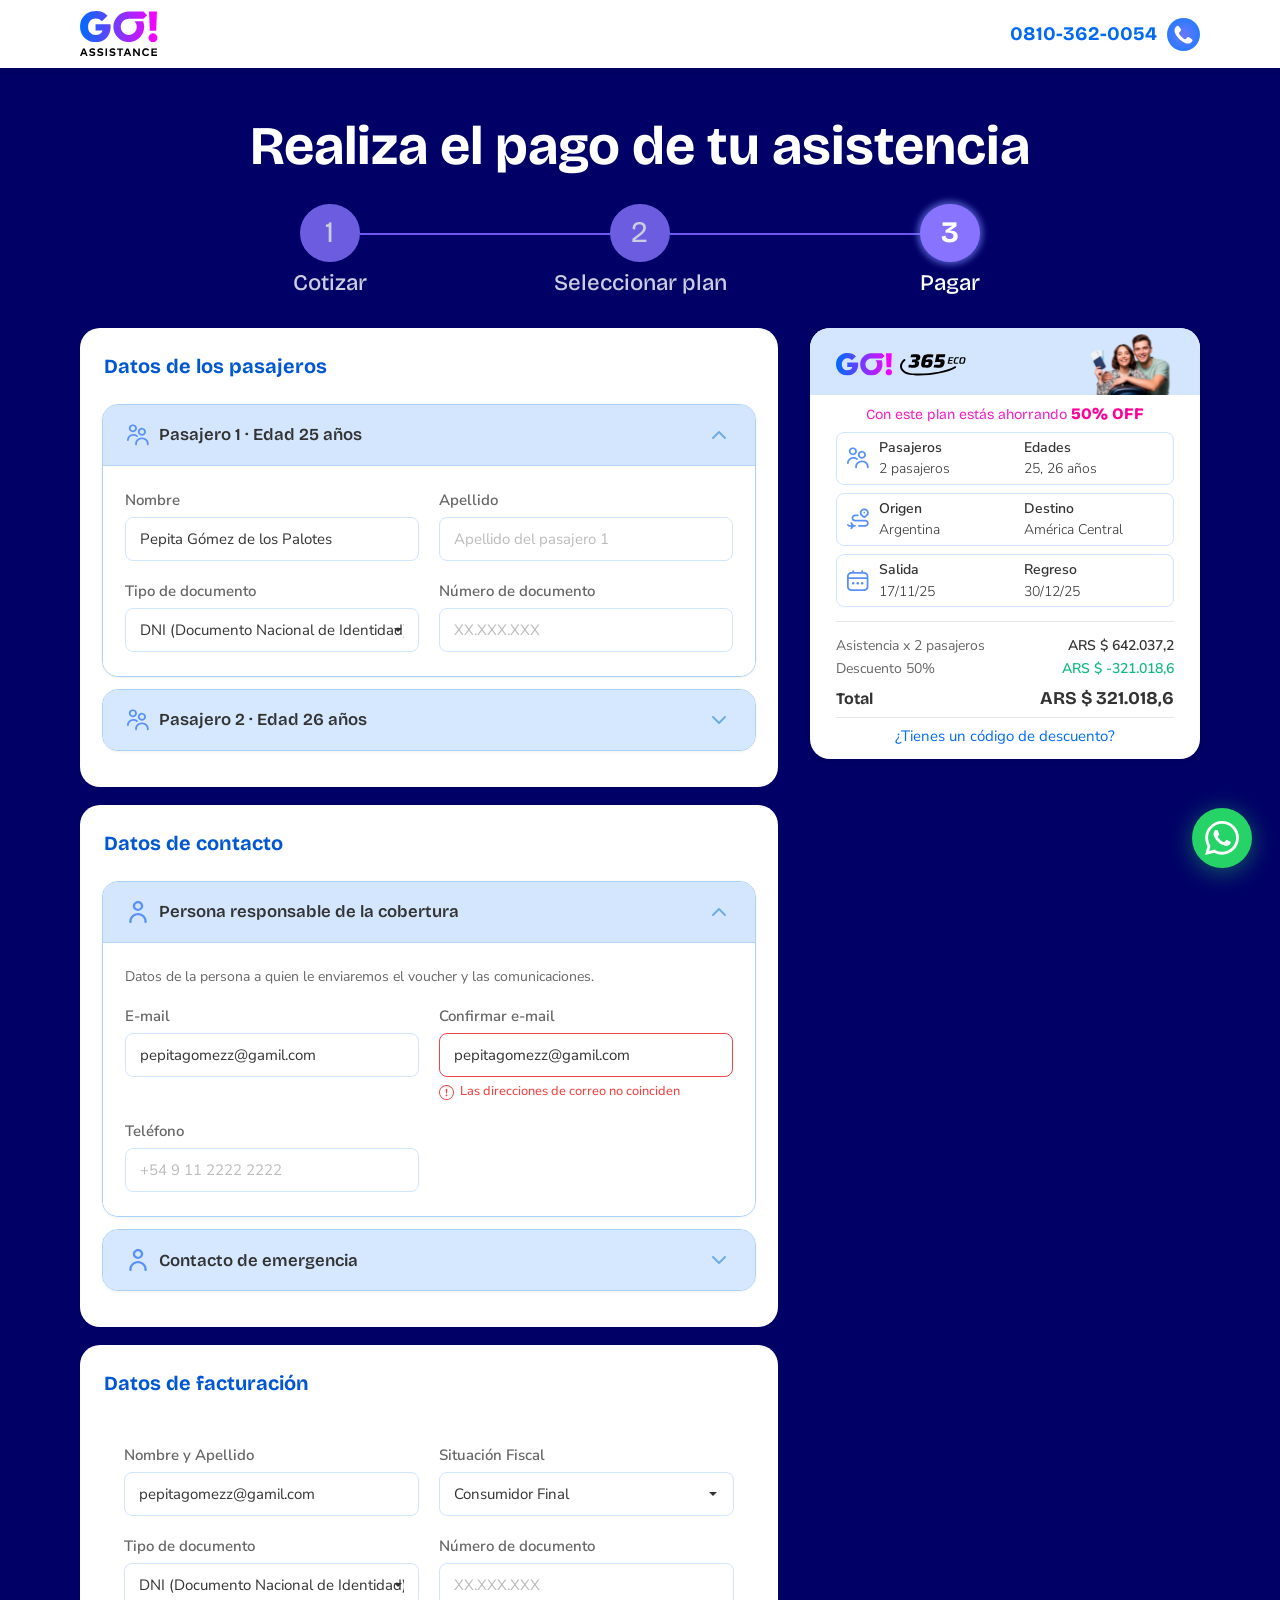
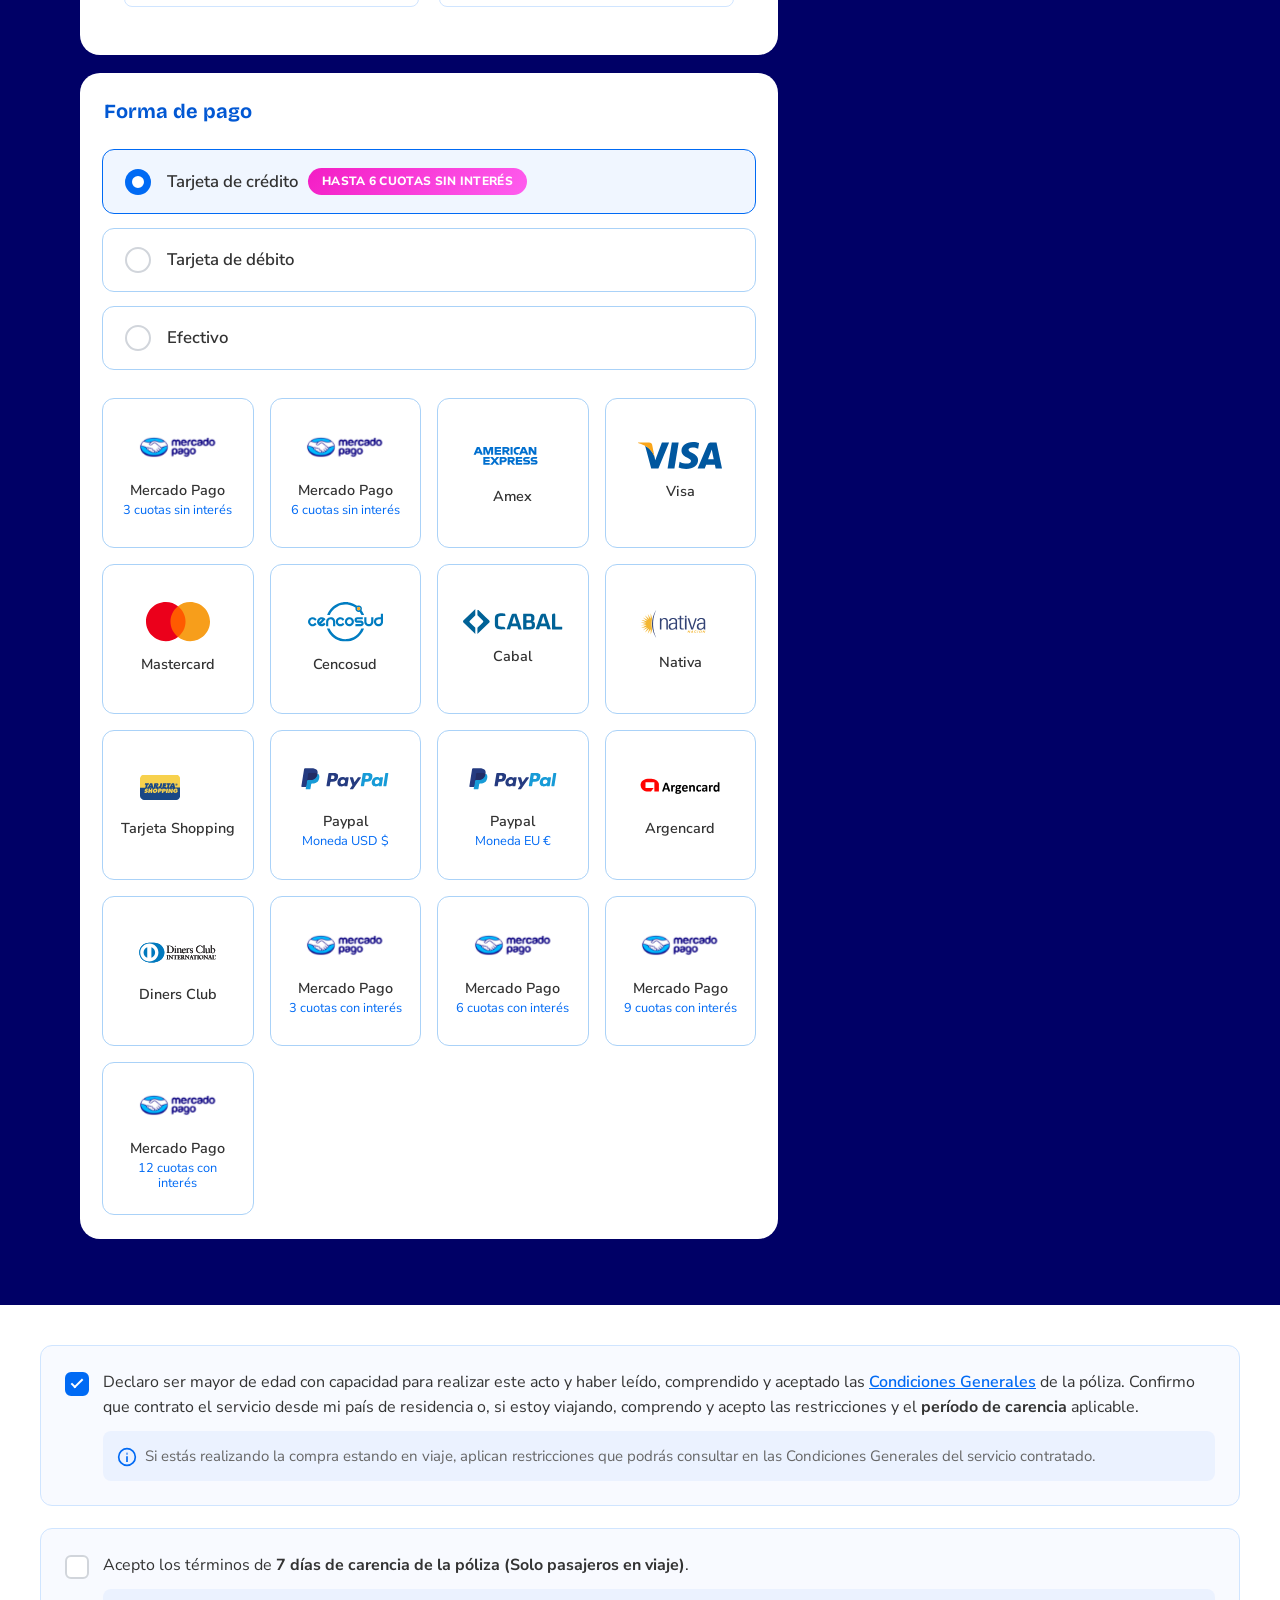
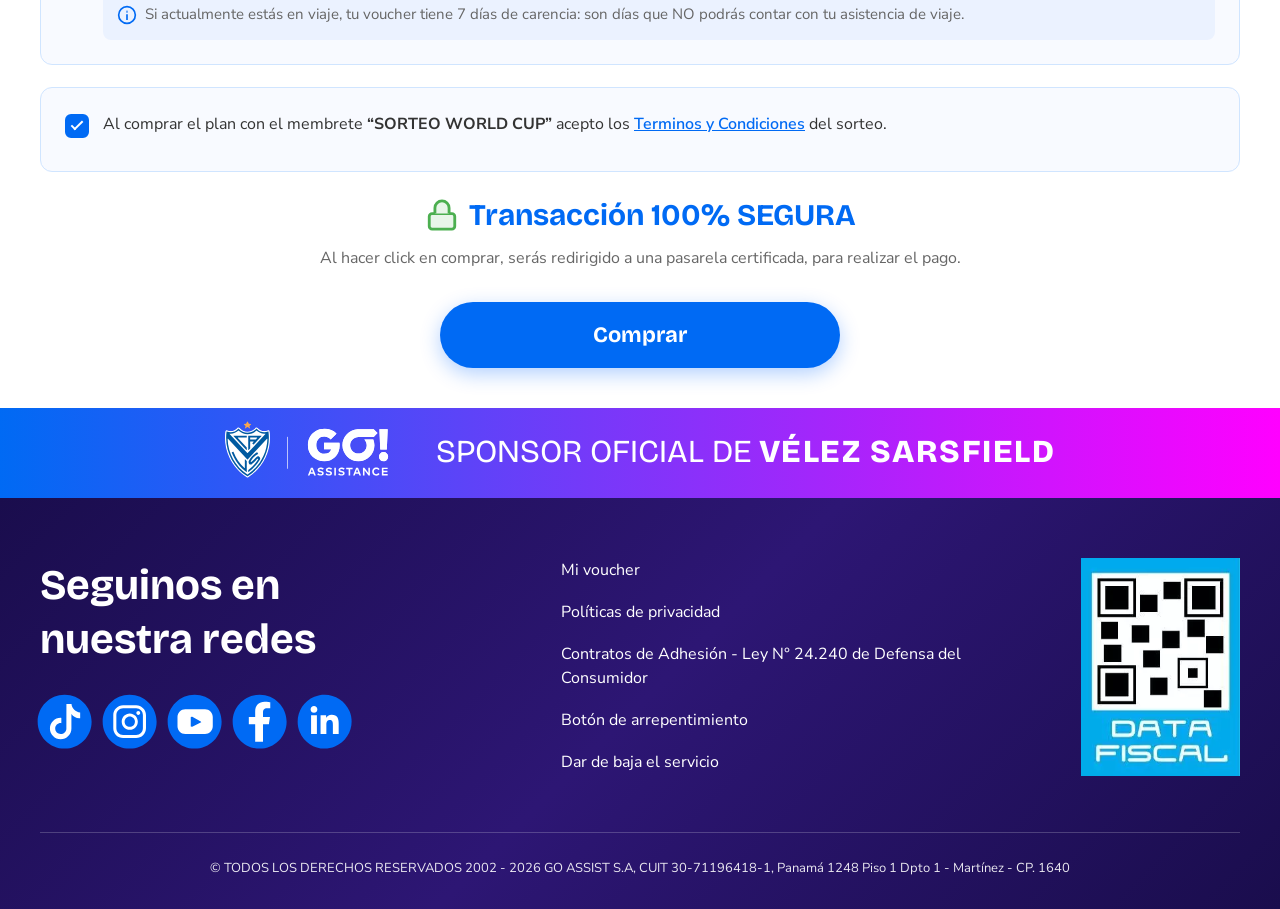
<file: proceso-03.html>
<!DOCTYPE html>
<html lang="es">

<head>
    <meta charset="UTF-8">
    <meta name="viewport" content="width=device-width, initial-scale=1.0">
    <title>Pago - GO! Asistencia al Viajero</title>
    <link rel="stylesheet" href="css/style.css">
</head>

<body>
    <!-- =========================================
         HEADER: logo + teléfono
         ========================================= -->
    <header class="site-header">
        <div class="site-header-inner">
            <!-- Logo -->
            <a href="/" class="site-header-logo" aria-label="GO! Assistance - Ir al inicio">
                <img src="images/logo-go-assistance-color-vertical.svg" alt="GO! Assistance">
            </a>

            <!-- Teléfono -->
            <a href="tel:08103620054" class="site-header-phone" aria-label="Llamar al 0810-362-0054">
                0810-362-0054<img src="images/icono-telefono-header.svg" alt="">
            </a>
        </div>
    </header>

    <!-- WhatsApp -->
    <a href="https://api.whatsapp.com/send/?phone=5491144344610&text=%F0%9F%98%80%20Buenos%20d%C3%ADas!%20Quiero%20solicitar%20informaci%C3%B3n%20sobre%20seguros%20de%20viaje"
        class="whatsapp-bubble" target="_blank" rel="noopener noreferrer">
        <div class="whatsapp-icon">
            <div class="whatsapp-dot"></div>
            <svg viewBox="0 0 24 24">
                <path
                    d="M17.472 14.382c-.297-.149-1.758-.867-2.03-.967-.273-.099-.471-.148-.67.15-.197.297-.767.966-.94 1.164-.173.199-.347.223-.644.075-.297-.15-1.255-.463-2.39-1.475-.883-.788-1.48-1.761-1.653-2.059-.173-.297-.018-.458.13-.606.134-.133.298-.347.446-.52.149-.174.198-.298.298-.497.099-.198.05-.371-.025-.52-.075-.149-.669-1.612-.916-2.207-.242-.579-.487-.5-.669-.51-.173-.008-.371-.01-.57-.01-.198 0-.52.074-.792.372-.272.297-1.04 1.016-1.04 2.479 0 1.462 1.065 2.875 1.213 3.074.149.198 2.096 3.2 5.077 4.487.709.306 1.262.489 1.694.625.712.227 1.36.195 1.871.118.571-.085 1.758-.719 2.006-1.413.248-.694.248-1.289.173-1.413-.074-.124-.272-.198-.57-.347m-5.421 7.403h-.004a9.87 9.87 0 0 1-5.031-1.378l-.361-.214-3.741.982.998-3.648-.235-.374a9.86 9.86 0 0 1-1.51-5.26c.001-5.45 4.436-9.884 9.888-9.884 2.64 0 5.122 1.03 6.988 2.898a9.825 9.825 0 0 1 2.893 6.994c-.003 5.45-4.437 9.884-9.885 9.884m8.413-18.297A11.815 11.815 0 0 0 12.05 0C5.495 0 .16 5.335.157 11.892c0 2.096.547 4.142 1.588 5.945L.057 24l6.305-1.654a11.882 11.882 0 0 0 5.683 1.448h.005c6.554 0 11.89-5.335 11.893-11.893a11.821 11.821 0 0 0-3.48-8.413z" />
            </svg>
        </div>
    </a>

    <!-- Checkout Container -->
    <div class="checkout-container">

        <!-- Stepper (reutilizado del paso anterior) -->
        <div class="flow-header">
            <h1>Realiza el pago de tu asistencia</h1>

            <nav class="stepper" aria-label="Progreso de compra">
                <div class="step completed" aria-current="false">
                    <span aria-hidden="true">1</span>
                    <p>Cotizar</p>
                </div>

                <div class="step-line completed" aria-hidden="true"></div>

                <div class="step completed" aria-current="false">
                    <span aria-hidden="true">2</span>
                    <p>Seleccionar plan</p>
                </div>

                <div class="step-line completed" aria-hidden="true"></div>

                <div class="step active" aria-current="step">
                    <span aria-hidden="true">3</span>
                    <p>Pagar</p>
                </div>
            </nav>
        </div>

        <!-- Checkout Grid -->
        <div class="checkout-grid">

            <!-- Main Content -->
            <main class="checkout-main">

                <!-- Datos de los pasajeros -->

                <section class="passengers-section">
                    <h2 class="section-title">Datos de los pasajeros</h2>

                    <!-- PASAJERO 1 - Acordeón individual -->
                    <details class="form-collapsible passenger-collapsible" open>
                        <summary class="form-collapsible-header passenger-header">
                            <div class="form-collapsible-title">
                                <img src="images/icono-pasajeros.svg" alt="Icono pasajero">
                                <span>Pasajero 1 · Edad 25 años</span>
                            </div>
                            <svg class="form-collapsible-chevron" viewBox="0 0 24 24" fill="none" stroke="#0066FF"
                                stroke-width="2">
                                <path d="M6 9l6 6 6-6" stroke-linecap="round" stroke-linejoin="round"></path>
                            </svg>
                        </summary>

                        <div class="form-collapsible-content">
                            <div class="form-grid">
                                <div class="form-row">
                                    <div class="form-group">
                                        <label class="form-label" for="passenger1-name">Nombre</label>
                                        <input type="text" id="passenger1-name" class="form-input"
                                            placeholder="Pepita Gómez de los Palotes"
                                            value="Pepita Gómez de los Palotes">
                                    </div>

                                    <div class="form-group">
                                        <label class="form-label" for="passenger1-lastname">Apellido</label>
                                        <input type="text" id="passenger1-lastname" class="form-input"
                                            placeholder="Apellido del pasajero 1">
                                    </div>
                                </div>

                                <div class="form-row">
                                    <div class="form-group">
                                        <label class="form-label" for="passenger1-doctype">Tipo de documento</label>
                                        <select id="passenger1-doctype" class="form-select">
                                            <option value="">Seleccionar</option>
                                            <option value="dni" selected="">DNI (Documento Nacional de
                                                Identidad)</option>
                                            <option value="passport">CUIT (Código de Identificacion
                                                Único Tributario)</option>
                                            <option value="other">CUIL (Clave Única de
                                                Identificación Tributaria)</option>
                                            <option value="other">CDI (Cédula de Identidad)</option>
                                            <option value="other">LE (Libreta de Enrolamiento)</option>
                                            <option value="other">LC (Libreta Cívica)</option>
                                            <option value="other">PAS (Pasaporte)</option>
                                        </select>
                                    </div>

                                    <div class="form-group">
                                        <label class="form-label" for="passenger1-docnumber">Número de documento</label>
                                        <input type="text" id="passenger1-docnumber" class="form-input"
                                            placeholder="XX.XXX.XXX">
                                    </div>
                                </div>
                            </div>
                        </div>
                    </details>

                    <!-- PASAJERO 2 - Acordeón individual separado -->
                    <details class="form-collapsible passenger-collapsible">
                        <summary class="form-collapsible-header passenger-header">
                            <div class="form-collapsible-title">
                                <img src="images/icono-pasajeros.svg" alt="Icono pasajero">

                                <span>Pasajero 2 · Edad 26 años</span>
                            </div>
                            <svg class="form-collapsible-chevron" viewBox="0 0 24 24" fill="none" stroke="#0066FF"
                                stroke-width="2">
                                <path d="M6 9l6 6 6-6" stroke-linecap="round" stroke-linejoin="round"></path>
                            </svg>
                        </summary>

                        <div class="form-collapsible-content">
                            <div class="form-grid">
                                <div class="form-row">
                                    <div class="form-group">
                                        <label class="form-label" for="passenger2-name">Nombre</label>
                                        <input type="text" id="passenger2-name" class="form-input"
                                            placeholder="Nombre del pasajero 2">
                                    </div>

                                    <div class="form-group">
                                        <label class="form-label" for="passenger2-lastname">Apellido</label>
                                        <input type="text" id="passenger2-lastname" class="form-input"
                                            placeholder="Apellido del pasajero 2">
                                    </div>
                                </div>

                                <div class="form-row">
                                    <div class="form-group">
                                        <label class="form-label" for="passenger1-doctype">Tipo de documento</label>
                                        <select id="passenger1-doctype" class="form-select">
                                            <option value="">Seleccionar</option>
                                            <option value="dni" selected="">DNI (Documento Nacional de
                                                Identidad)</option>
                                            <option value="passport">CUIT (Código de Identificacion
                                                Único Tributario)</option>
                                            <option value="other">CUIL (Clave Única de
                                                Identificación Tributaria)</option>
                                            <option value="other">CDI (Cédula de Identidad)</option>
                                            <option value="other">LE (Libreta de Enrolamiento)</option>
                                            <option value="other">LC (Libreta Cívica)</option>
                                            <option value="other">PAS (Pasaporte)</option>
                                        </select>
                                    </div>

                                    <div class="form-group">
                                        <label class="form-label" for="passenger2-docnumber">Número de documento</label>
                                        <input type="text" id="passenger2-docnumber" class="form-input"
                                            placeholder="XX.XXX.XXX">
                                    </div>
                                </div>
                            </div>
                        </div>
                    </details>

                </section>

                <!-- DATOS DE CONTACTO -->

                <section class="passengers-section">
                    <h2 class="section-title">Datos de contacto</h2>

                    <!-- Persona responsable de la cobertura -->
                    <details class="form-collapsible passenger-collapsible" open>
                        <summary class="form-collapsible-header passenger-header">
                            <div class="form-collapsible-title">
                                <img src="images/icono-pasajero.svg" alt="Icono pasajero">
                                <span>Persona responsable de la cobertura</span>
                            </div>
                            <svg class="form-collapsible-chevron" viewBox="0 0 24 24" fill="none" stroke="#0066FF"
                                stroke-width="2">
                                <path d="M6 9l6 6 6-6" stroke-linecap="round" stroke-linejoin="round"></path>
                            </svg>
                        </summary>

                        <div class="form-collapsible-content">
                            <p style="font-size: 0.875rem; color: #666; margin-bottom: 20px;">
                                Datos de la persona a quien le enviaremos el voucher y las comunicaciones.
                            </p>
                            <div class="form-grid">
                                <div class="form-row">
                                    <div class="form-group">
                                        <label class="form-label" for="contact-email">E-mail</label>
                                        <input type="email" id="contact-email" class="form-input"
                                            placeholder="pepitagomezz@gamil.com" value="pepitagomezz@gamil.com">
                                    </div>

                                    <div class="form-group">
                                        <label class="form-label" for="contact-email-confirm">Confirmar e-mail</label>
                                        <input type="email" id="contact-email-confirm" class="form-input error"
                                            placeholder="pepitagomezz@gamil.com" value="pepitagomezz@gamil.com">
                                        <div class="form-error">
                                            <svg viewBox="0 0 16 16" fill="currentColor">
                                                <path
                                                    d="M8 15A7 7 0 1 1 8 1a7 7 0 0 1 0 14zm0 1A8 8 0 1 0 8 0a8 8 0 0 0 0 16z" />
                                                <path
                                                    d="M7.002 11a1 1 0 1 1 2 0 1 1 0 0 1-2 0zM7.1 4.995a.905.905 0 1 1 1.8 0l-.35 3.507a.552.552 0 0 1-1.1 0L7.1 4.995z" />
                                            </svg>
                                            Las direcciones de correo no coinciden
                                        </div>
                                    </div>
                                </div>

                                <div class="form-row">
                                    <div class="form-group">
                                        <label class="form-label" for="contact-phone">Teléfono</label>
                                        <input type="tel" id="contact-phone" class="form-input"
                                            placeholder="+54 9 11 2222 2222">
                                    </div>
                                </div>
                            </div>
                        </div>
                    </details>

                    <!-- Contacto de emergencia  -->
                    <details class="form-collapsible passenger-collapsible">
                        <summary class="form-collapsible-header passenger-header">
                            <div class="form-collapsible-title">
                                <img src="images/icono-pasajero.svg" alt="Icono pasajero">

                                <span>Contacto de emergencia</span>
                            </div>
                            <svg class="form-collapsible-chevron" viewBox="0 0 24 24" fill="none" stroke="#0066FF"
                                stroke-width="2">
                                <path d="M6 9l6 6 6-6" stroke-linecap="round" stroke-linejoin="round"></path>
                            </svg>
                        </summary>

                        <div class="form-collapsible-content">
                            <div class="form-grid">
                                <div class="form-row">
                                    <div class="form-group">
                                        <label class="form-label" for="emergency-name">Nombre y Apellido</label>
                                        <input type="text" id="emergency-name" class="form-input"
                                            placeholder="Nombre del contacto">
                                    </div>

                                    <div class="form-group">
                                        <label class="form-label" for="emergency-phone">Teléfono</label>
                                        <input type="tel" id="emergency-phone" class="form-input"
                                            placeholder="+54 9 11 2222 2222">
                                    </div>
                                </div>
                            </div>
                        </div>
                    </details>

                </section>

                <!-- DATOS DE FACTURACIÓN-->
                <section class="passengers-section">
                    <h2 class="section-title">Datos de facturación</h2>

                    <div class="form-collapsible-content">
                        <div class="form-grid">
                            <div class="form-row">
                                <div class="form-group">
                                    <label class="form-label" for="contact-email">Nombre y Apellido</label>
                                    <input type="email" id="contact-email" class="form-input"
                                        placeholder="pepitagomezz@gamil.com" value="pepitagomezz@gamil.com">
                                </div>

                                <div class="form-group">
                                    <label class="form-label" for="passenger1-doctype">Situación Fiscal</label>
                                    <select id="passenger1-doctype" class="form-select">
                                        <option value="">Seleccionar</option>
                                        <option value="dni" selected="">Consumidor Final</option>
                                        <option value="passport">Responsable Inscripto</option>
                                        <option value="other">Monotributista</option>
                                        <option value="other">Exento</option>
                                    </select>
                                </div>
                            </div>

                            <div class="form-row">
                                <div class="form-group">
                                    <label class="form-label" for="passenger1-doctype">Tipo de documento</label>
                                    <select id="passenger1-doctype" class="form-select">
                                        <option value="">Seleccionar</option>
                                        <option value="dni" selected="">DNI (Documento Nacional de
                                            Identidad)</option>
                                        <option value="passport">CUIT (Código de Identificacion
                                            Único Tributario)</option>
                                        <option value="other">CUIL (Clave Única de
                                            Identificación Tributaria)</option>
                                        <option value="other">CDI (Cédula de Identidad)</option>
                                        <option value="other">LE (Libreta de Enrolamiento)</option>
                                        <option value="other">LC (Libreta Cívica)</option>
                                        <option value="other">PAS (Pasaporte)</option>
                                    </select>
                                </div>
                                <div class="form-group">
                                    <label class="form-label" for="passenger1-docnumber">Número de documento</label>
                                    <input type="text" id="passenger1-docnumber" class="form-input"
                                        placeholder="XX.XXX.XXX">
                                </div>
                            </div>
                        </div>
                    </div>

                </section>

                <!---- MÉTODOS DE PAGO ---->

                <section class="passengers-section">
                    <h2 class="section-title">Forma de pago</h2>

                    <!-- Radio buttons FUERA de los labels para poder usar CSS :checked -->
                    <input type="radio" name="payment-method" value="credit-card" id="payment-credit"
                        class="payment-radio" checked>
                    <input type="radio" name="payment-method" value="debit-card" id="payment-debit"
                        class="payment-radio">
                    <input type="radio" name="payment-method" value="cash" id="payment-cash" class="payment-radio">

                    <!-- Opciones de pago (Labels) -->
                    <div class="payment-options">

                        <!-- Tarjeta de crédito -->
                        <label class="payment-option" for="payment-credit">
                            <div class="payment-option-radio"></div>
                            <div class="payment-option-content">
                                <span class="payment-option-text">Tarjeta de crédito</span>
                                <span class="payment-badge">HASTA 6 CUOTAS SIN INTERÉS</span>
                            </div>
                        </label>

                        <!-- Tarjeta de débito -->
                        <label class="payment-option" for="payment-debit">
                            <div class="payment-option-radio"></div>
                            <div class="payment-option-content">
                                <span class="payment-option-text">Tarjeta de débito</span>
                            </div>
                        </label>

                        <!-- Efectivo -->
                        <label class="payment-option" for="payment-cash">
                            <div class="payment-option-radio"></div>
                            <div class="payment-option-content">
                                <span class="payment-option-text">Efectivo</span>
                            </div>
                        </label>

                    </div>

                    <!-- Grid de métodos - TARJETA DE CRÉDITO -->
                    <div class="payment-methods-grid" id="credit-card-methods">

                        <div class="payment-method-container">
                            <input type="radio" name="specific-method" id="mp-3-no-interest"
                                class="method-selector-radio">

                            <label class="payment-method-card" for="mp-3-no-interest">
                                <img src="images/medio-pago-mercado-pago.svg" alt="Mercado Pago" class="payment-logo">
                                <div class="payment-method-name">Mercado Pago</div>
                                <div class="payment-method-info">3 cuotas sin interés</div>
                                <!--<div class="payment-method-details">
                                    <div class="installment-breakdown"></div>
                                    <div class="cft-info"></div>
                                </div>-->
                            </label>
                        </div>

                        <div class="payment-method-container">
                            <input type="radio" name="specific-method" id="mp-6-no-interest"
                                class="method-selector-radio">

                            <label class="payment-method-card" for="mp-6-no-interest">
                                <img src="images/medio-pago-mercado-pago.svg" alt="Mercado Pago" class="payment-logo">
                                <div class="payment-method-name">Mercado Pago</div>
                                <div class="payment-method-info">6 cuotas sin interés</div>
                                <!--<div class="payment-method-details">
                                    <div class="installment-breakdown"></div>
                                    <div class="cft-info"></div>
                                </div>-->
                            </label>
                        </div>

                        <div class="payment-method-container">
                            <input type="radio" name="specific-method" id="Amex" class="method-selector-radio">

                            <label class="payment-method-card" for="Amex">
                                <img src="images/medio-de-pago-amex.svg" alt="Amex" class="payment-logo">
                                <div class="payment-method-name">Amex</div>
                                <!--<div class="payment-method-info">Moneda EU €</div>
                                <div class="payment-method-details">
                                    <div class="installment-breakdown"></div>
                                    <div class="cft-info"></div>
                                </div>-->
                            </label>
                        </div>

                        <div class="payment-method-container">
                            <input type="radio" name="specific-method" id="Visa" class="method-selector-radio">

                            <label class="payment-method-card" for="Visa">
                                <img src="images/medio-de-pago-visa.svg" alt="Visa" class="payment-logo">
                                <div class="payment-method-name">Visa</div>
                                <!--<div class="payment-method-info">Moneda EU €</div>
                                <div class="payment-method-details">
                                    <div class="installment-breakdown"></div>
                                    <div class="cft-info"></div>
                                </div>-->
                            </label>
                        </div>

                        <div class="payment-method-container">
                            <input type="radio" name="specific-method" id="Mastercard" class="method-selector-radio">

                            <label class="payment-method-card" for="Mastercard">
                                <img src="images/medio-de-pago-mastercard.svg" alt="Mastercard" class="payment-logo">
                                <div class="payment-method-name">Mastercard</div>
                                <!--<div class="payment-method-info">Moneda EU €</div>
                                <div class="payment-method-details">
                                    <div class="installment-breakdown"></div>
                                    <div class="cft-info"></div>
                                </div>-->
                            </label>
                        </div>

                        <div class="payment-method-container">
                            <input type="radio" name="specific-method" id="Cencosud" class="method-selector-radio">

                            <label class="payment-method-card" for="Cencosud">
                                <img src="images/medio-de-pago-cencosud.svg" alt="Cencosud" class="payment-logo">
                                <div class="payment-method-name">Cencosud</div>
                                <!--<div class="payment-method-info">Moneda EU €</div>
                                <div class="payment-method-details">
                                    <div class="installment-breakdown"></div>
                                    <div class="cft-info"></div>
                                </div>-->
                            </label>
                        </div>

                        <div class="payment-method-container">
                            <input type="radio" name="specific-method" id="Cabal" class="method-selector-radio">

                            <label class="payment-method-card" for="Cabal">
                                <img src="images/medio-de-pago-cabal.svg" alt="Cabal" class="payment-logo">
                                <div class="payment-method-name">Cabal</div>
                                <!--<div class="payment-method-info">Moneda EU €</div>
                                <div class="payment-method-details">
                                    <div class="installment-breakdown"></div>
                                    <div class="cft-info"></div>
                                </div>-->
                            </label>
                        </div>

                        <div class="payment-method-container">
                            <input type="radio" name="specific-method" id="nativa" class="method-selector-radio">

                            <label class="payment-method-card" for="nativa">
                                <img src="images/medio-de-pago-nativa.svg" alt="Nativa" class="payment-logo">
                                <div class="payment-method-name">Nativa</div>
                                <!--<div class="payment-method-info">Moneda EU €</div>
                                <div class="payment-method-details">
                                    <div class="installment-breakdown"></div>
                                    <div class="cft-info"></div>
                                </div>-->
                            </label>
                        </div>

                        <div class="payment-method-container">
                            <input type="radio" name="specific-method" id="shopping" class="method-selector-radio">

                            <label class="payment-method-card" for="shopping">
                                <img src="images/medio-de-pago-tarjetashopping.svg" alt="Tarjeta Shopping"
                                    class="payment-logo">
                                <div class="payment-method-name">Tarjeta Shopping</div>
                                <!--<div class="payment-method-info">Moneda EU €</div>
                                <div class="payment-method-details">
                                    <div class="installment-breakdown"></div>
                                    <div class="cft-info"></div>
                                </div>-->
                            </label>
                        </div>

                        <div class="payment-method-container">
                            <input type="radio" name="specific-method" id="paypal-usd" class="method-selector-radio">

                            <label class="payment-method-card" for="paypal-usd">
                                <img src="images/medio-de-pago-paypal.svg" alt="Paypal" class="payment-logo">
                                <div class="payment-method-name">Paypal</div>
                                <div class="payment-method-info">Moneda USD $</div>
                                <!--<div class="payment-method-details">
                                    <div class="installment-breakdown"></div>
                                    <div class="cft-info"></div>
                                </div>-->
                            </label>
                        </div>

                        <div class="payment-method-container">
                            <input type="radio" name="specific-method" id="paypal-eu" class="method-selector-radio">

                            <label class="payment-method-card" for="paypal-eu">
                                <img src="images/medio-de-pago-paypal.svg" alt="Paypal" class="payment-logo">
                                <div class="payment-method-name">Paypal</div>
                                <div class="payment-method-info">Moneda EU €</div>
                                <!--<div class="payment-method-details">
                                    <div class="installment-breakdown"></div>
                                    <div class="cft-info"></div>
                                </div>-->
                            </label>
                        </div>

                        <div class="payment-method-container">
                            <input type="radio" name="specific-method" id="argencard" class="method-selector-radio">

                            <label class="payment-method-card" for="argencard">
                                <img src="images/medio-de-pago-argencard.svg" alt="Argencard" class="payment-logo">
                                <div class="payment-method-name">Argencard</div>
                                <!--<div class="payment-method-info"></div>
                                <div class="payment-method-details">
                                    <div class="installment-breakdown"></div>
                                    <div class="cft-info"></div>
                                </div>-->
                            </label>
                        </div>

                        <div class="payment-method-container">
                            <input type="radio" name="specific-method" id="diners-club" class="method-selector-radio">

                            <label class="payment-method-card" for="diners-club">
                                <img src="images/medio-de-pago-dinersclub.svg" alt="Diners Club" class="payment-logo">
                                <div class="payment-method-name">Diners Club</div>
                                <!--<div class="payment-method-info"></div>
                                <div class="payment-method-details">
                                    <div class="installment-breakdown"></div>
                                    <div class="cft-info"></div>
                                </div>-->
                            </label>
                        </div>

                        <div class="payment-method-container">
                            <input type="radio" name="specific-method" id="mp-3-interest" class="method-selector-radio">

                            <label class="payment-method-card" for="mp-3-interest">
                                <img src="images/medio-pago-mercado-pago.svg" alt="Mercado Pago" class="payment-logo">
                                <div class="payment-method-name">Mercado Pago</div>
                                <div class="payment-method-info">3 cuotas con interés</div>

                                <div class="payment-method-details">
                                    <div class="installment-breakdown">3 x AR$ 14873<br>(AR$ 44618)</div>
                                    <div class="cft-info">CFTEA: 10.13%</div>
                                </div>
                            </label>
                        </div>

                        <div class="payment-method-container">
                            <input type="radio" name="specific-method" id="mp-6-interest" class="method-selector-radio">

                            <label class="payment-method-card" for="mp-6-interest">
                                <img src="images/medio-pago-mercado-pago.svg" alt="Mercado Pago" class="payment-logo">
                                <div class="payment-method-name">Mercado Pago</div>
                                <div class="payment-method-info">6 cuotas con interés</div>

                                <div class="payment-method-details">
                                    <div class="installment-breakdown">6 x AR$ 14873<br>(AR$ 44618)</div>
                                    <div class="cft-info">CFTEA: 10.13%</div>
                                </div>
                            </label>
                        </div>

                        <div class="payment-method-container">
                            <input type="radio" name="specific-method" id="mp-9-interest" class="method-selector-radio">

                            <label class="payment-method-card" for="mp-9-interest">
                                <img src="images/medio-pago-mercado-pago.svg" alt="Mercado Pago" class="payment-logo">
                                <div class="payment-method-name">Mercado Pago</div>
                                <div class="payment-method-info">9 cuotas con interés</div>

                                <div class="payment-method-details">
                                    <div class="installment-breakdown">9 x AR$ 14873<br>(AR$ 44618)</div>
                                    <div class="cft-info">CFTEA: 10.13%</div>
                                </div>
                            </label>
                        </div>

                        <div class="payment-method-container">
                            <input type="radio" name="specific-method" id="mp-12-interest"
                                class="method-selector-radio">

                            <label class="payment-method-card" for="mp-12-interest">
                                <img src="images/medio-pago-mercado-pago.svg" alt="Mercado Pago" class="payment-logo">
                                <div class="payment-method-name">Mercado Pago</div>
                                <div class="payment-method-info">12 cuotas con interés</div>

                                <div class="payment-method-details">
                                    <div class="installment-breakdown">12 x AR$ 14873<br>(AR$ 44618)</div>
                                    <div class="cft-info">CFTEA: 10.13%</div>
                                </div>
                            </label>
                        </div>

                    </div>

                    <!-- Grid de métodos - TARJETA DE DÉBITO -->
                    <div class="payment-methods-grid" id="debit-card-methods">

                        <div class="payment-method-card">
                            <img src="images/medio-de-pago-provincia net.svg" alt="Provincia Pagos NET"
                                class="payment-logo">
                            <div class="payment-method-name">Provincia Pagos NET</div>
                        </div>

                        <div class="payment-method-card">
                            <img src="images/medio-de-pago-red-link.svg" alt="Red Link" class="payment-logo">
                            <div class="payment-method-name">Red link</div>
                        </div>

                    </div>

                    <!-- Grid de métodos - EFECTIVO -->
                    <div class="payment-methods-grid" id="cash-methods">

                        <div class="payment-method-card">
                            <img src="images/medio-de-pago-pago-facil.svg" alt="Pago Fácil" class="payment-logo">
                            <div class="payment-method-name">Pago fácil</div>
                        </div>

                        <div class="payment-method-card">
                            <img src="images/medio-de-pago-rapipago.svg" alt="Rapipago" class="payment-logo">
                            <div class="payment-method-name">Rapipago</div>
                        </div>

                        <div class="payment-method-card">
                            <img src="images/medio-de-pago-deposito-transferencia.svg" alt="Depósito"
                                class="payment-logo">
                            <div class="payment-method-name">Depósito</div>
                        </div>

                        <div class="payment-method-card">
                            <img src="images/medio-de-pago-deposito-transferencia.svg" alt="Transferencia"
                                class="payment-logo">
                            <div class="payment-method-name">Transferencia</div>
                        </div>

                    </div>

                </section>

            </main>

            <!-- Sidebar -->
            <!-- SOLUCIÓN COMPLETA: ENVOLVER SIDEBAR EXISTENTE EN DETAILS -->
            <!-- Reemplaza tu <aside> actual con esta estructura -->

            <aside class="checkout-sidebar">
                <!-- Envolver en details para colapsar nativamente -->
                <details class="summary-card" open>

                    <!-- SUMMARY: Header clickeable (siempre visible) -->
                    <summary class="summary-collapsible-trigger">

                        <!-- Header: Logo + Imagen pareja (tu código existente) -->
                        <div class="summary-header">
                            <img src="images/logo-go-365eco-color-horizontal.svg" alt="GO! 365 ECO"
                                class="summary-logo">
                            <img src="images/img-pareja-banner.svg" alt="Pareja feliz" class="summary-couple">
                        </div>

                        <!-- Agregar indicador de Total visible en colapsado -->
                        <div class="summary-total-preview">
                            <span class="summary-total-preview-label">TOTAL</span>
                            <span class="summary-total-preview-value">ARS $ 321.018,6</span>
                        </div>

                    </summary>

                    <!-- CONTENIDO COLAPSABLE (tu código existente) -->

                    <!-- Texto de descuento -->
                    <div class="summary-discount-text">
                        <p>Con este plan estás ahorrando <span class="discount">50% OFF</span></p>
                    </div>

                    <!-- Items de información -->
                    <div class="summary-content">
                        <!-- Item 1: Pasajeros + Edades -->
                        <div class="summary-item two-columns">
                            <img class="summary-icon" src="images/icono-pasajeros.svg" alt="Icono de pasajeros">
                            <div class="summary-item-grid">
                                <div>
                                    <div class="summary-item-label">Pasajeros</div>
                                    <div class="summary-item-value">2 pasajeros</div>
                                </div>
                                <div>
                                    <div class="summary-item-label">Edades</div>
                                    <div class="summary-item-value">25, 26 años</div>
                                </div>
                            </div>
                        </div>

                        <!-- Item 2: Origen + Destino -->
                        <div class="summary-item two-columns">
                            <img class="summary-icon" src="images/icono-destino.svg" alt="Icono de destino">
                            <div class="summary-item-grid">
                                <div>
                                    <div class="summary-item-label">Origen</div>
                                    <div class="summary-item-value">Argentina</div>
                                </div>
                                <div>
                                    <div class="summary-item-label">Destino</div>
                                    <div class="summary-item-value">América Central</div>
                                </div>
                            </div>
                        </div>

                        <!-- Item 3: Salida + Regreso -->
                        <div class="summary-item two-columns">
                            <img class="summary-icon" src="images/icono-calendario.svg" alt="Icono de Calendario">
                            <div class="summary-item-grid">
                                <div>
                                    <div class="summary-item-label">Salida</div>
                                    <div class="summary-item-value">17/11/25</div>
                                </div>
                                <div>
                                    <div class="summary-item-label">Regreso</div>
                                    <div class="summary-item-value">30/12/25</div>
                                </div>
                            </div>
                        </div>
                    </div>

                    <!-- Divider -->
                    <div class="summary-divider"></div>

                    <!-- Pricing -->
                    <div class="summary-pricing">
                        <div class="summary-price-row">
                            <span class="summary-price-label">Asistencia x 2 pasajeros</span>
                            <span class="summary-price-value">ARS $ 642.037,2</span>
                        </div>
                        <div class="summary-price-row">
                            <span class="summary-price-label">Descuento 50%</span>
                            <span class="summary-price-value summary-price-discount">ARS $ -321.018,6</span>
                        </div>
                    </div>

                    <!-- Total -->
                    <div class="summary-total-wrapper">
                        <div class="summary-total">
                            <span class="summary-total-label">Total</span>
                            <span class="summary-total-value">ARS $ 321.018,6</span>
                        </div>
                    </div>

                    <!-- Código de descuento -->
                    <div class="discount-code-section">
                        <details class="discount-code-details">
                            <summary class="discount-code-trigger">
                                ¿Tienes un código de descuento?
                            </summary>
                            <div class="discount-code-content">
                                <div class="discount-code-input-group">
                                    <input type="text" class="discount-code-input" placeholder="Código de descuento"
                                        id="discount-code-field">
                                    <button type="button" class="discount-code-btn">Aplicar</button>
                                </div>
                                <div class="discount-code-error" style="display: none;">
                                    Cupón inválido
                                </div>
                            </div>
                        </details>
                    </div>

                </details>
            </aside>
        </div>
    </div>

    <!-- TÉRMINOS Y CONDICIONES -->
    <section class="secure-purchase-section section">
        <div class="container-secure-purchase">
            <!-- Checkbox 1: Declaración principal -->
            <div class="terms-checkbox-group">
                <label class="terms-checkbox-label">
                    <input type="checkbox" class="terms-checkbox-input" id="terms-main" required checked>
                    <span class="terms-checkbox-custom"></span>
                    <div class="terms-text">
                        <p class="terms-main-text">
                            Declaro ser mayor de edad con capacidad para realizar este acto y haber leído, comprendido y
                            aceptado las
                            <a href="https://s3-sa-east-1.amazonaws.com/atvprod/repositorio/proveedor/802/condicionesgeneralesbyprv/es-ES/CCGG%20Go!%20Espa%C3%B1ol%20Febrero%202025.pdf"
                                class="terms-link" target="_blank">Condiciones Generales</a> de la póliza. Confirmo que
                            contrato
                            el
                            servicio desde mi país de residencia o,
                            si estoy viajando, comprendo y acepto las restricciones y el <strong>período de
                                carencia</strong> aplicable.
                        </p>
                        <p class="terms-info-text">
                            <svg class="terms-info-icon" viewBox="0 0 24 24" fill="none" stroke="currentColor"
                                stroke-width="2">
                                <circle cx="12" cy="12" r="10"></circle>
                                <path d="M12 18v-7"></path>
                                <path d="M12 8v.9"></path>
                                <path d="M12 7v.9"></path>
                            </svg>
                            Si estás realizando la compra estando en viaje, aplican restricciones que podrás consultar
                            en
                            las Condiciones Generales del servicio contratado.
                        </p>
                    </div>
                </label>
            </div>

            <!-- Checkbox 2: Período de carencia -->
            <div class="terms-checkbox-group">
                <label class="terms-checkbox-label">
                    <input type="checkbox" class="terms-checkbox-input" id="terms-carencia" required>
                    <span class="terms-checkbox-custom"></span>
                    <div class="terms-text">
                        <p class="terms-main-text">
                            Acepto los términos de <strong>7 días de carencia de la póliza (Solo pasajeros en
                                viaje)</strong>.
                        </p>
                        <p class="terms-info-text">
                            <svg class="terms-info-icon" viewBox="0 0 24 24" fill="none" stroke="currentColor"
                                stroke-width="2">
                                <circle cx="12" cy="12" r="10"></circle>
                                <path d="M12 18v-7"></path>
                                <path d="M12 8v.9"></path>
                                <path d="M12 7v.9"></path>
                            </svg>
                            Si actualmente estás en viaje, tu voucher tiene 7 días de carencia: son días que NO podrás
                            contar con tu asistencia de viaje.
                        </p>
                    </div>
                </label>
            </div>

            <!-- Checkbox 3: SORTEO WORLD CUP -->
            <!-- ***(Solo se agrega cuando compren un plan que tiene incluido participar por el SORTEO)*** -->
            <div class="terms-checkbox-group">
                <label class="terms-checkbox-label">
                    <input type="checkbox" class="terms-checkbox-input" id="terms-carencia" required checked>
                    <span class="terms-checkbox-custom"></span>
                    <div class="terms-text">
                        <p class="terms-main-text">
                            Al comprar el plan con el membrete <strong>“SORTEO WORLD CUP”</strong> acepto los <a
                                href="#" class="terms-link">Terminos y Condiciones</a> del sorteo.
                        </p>

                    </div>
                </label>
            </div>

            <!-- Texto de seguridad -->
            <div class="secure-purchase-header">
                <svg class="secure-lock-icon" viewBox="0 0 24 24" fill="none" stroke="currentColor" stroke-width="2">
                    <rect x="3" y="11" width="18" height="11" rx="2" ry="2" />
                    <path d="M7 11V7a5 5 0 0 1 10 0v4" />
                </svg>
                <h3 class="secure-purchase-title">Transacción 100% SEGURA</h3>
            </div>

            <p class="secure-purchase-description">
                Al hacer click en comprar, serás redirigido a una pasarela certificada, para realizar el pago.
            </p>

            <!-- Botón de compra -->
            <button type="submit" class="btn-purchase">Comprar</button>
        </div>

    </section>

    <!-- BANNER SPONSOR -->
    <section class="sponsor-banner">
        <div class="sponsor-container">
            <div class="sponsor-content">
                <div class="sponsor-logo">
                    <img src="images/Logos-Velez-GO.svg" alt="Vélez Sarsfield" class="shield-logo">
                </div>

                <div class="sponsor-text">
                    <span class="sponsor-label">SPONSOR OFICIAL DE</span>
                    <span class="sponsor-name">VÉLEZ SARSFIELD</span>
                </div>
            </div>
        </div>
    </section>
    <!-- ===========================================
         FOOTER
         =========================================== -->
    <footer class="footer">
        <div class="footer-container">
            <div class="footer-content">
                <!-- Redes Sociales -->
                <div class="footer-social">
                    <h3>Seguinos en<br>nuestra redes</h3>
                    <nav class="social-icons" aria-label="Redes sociales">
                        <a href="https://www.tiktok.com/@goassistance" class="social-icon tiktok" aria-label="TikTok"
                            target="_blank" rel="noopener">
                            <img src="images/icon-social-tiktok.svg" alt="">
                        </a>
                        <a href="https://www.instagram.com/goassistance/" class="social-icon instagram"
                            aria-label="Instagram" target="_blank" rel="noopener">
                            <img src="images/icon-social-instagram.svg" alt="">
                        </a>
                        <a href="https://www.youtube.com/@GOAssistance" class="social-icon youtube" aria-label="YouTube"
                            target="_blank" rel="noopener">
                            <img src="images/icon-social-youtube.svg" alt="">
                        </a>
                        <a href="https://www.facebook.com/goassistanceok" class="social-icon facebook"
                            aria-label="Facebook" target="_blank" rel="noopener">
                            <img src="images/icon-social-facebook.svg" alt="">
                        </a>
                        <a href="https://www.linkedin.com/company/go-assistance/" class="social-icon linkedin"
                            aria-label="LinkedIn" target="_blank" rel="noopener">
                            <img src="images/icon-social-linkedin.svg" alt="">
                        </a>
                    </nav>
                </div>

                <!-- Enlaces Legales -->
                <nav class="footer-links" aria-label="Enlaces legales">
                    <a href="https://www.goassistance.com/valida-tu-voucher.html" target="_blank">Mi voucher</a>
                    <a href="https://www.goassistance.com/politicas-de-privacidad.html" target="_blank">Políticas de
                        privacidad</a>
                    <a href="https://s3-sa-east-1.amazonaws.com/atvprod/repositorio/SeguroViajero/13951/es-ES_GO%2005-2021.pdf"
                        target="_blank">Contratos de Adhesión - Ley N° 24.240 de Defensa del Consumidor</a>
                    <a href="https://www.goassistance.com/solicitud-de-revocacion-del-servicio.html"
                        target="_blank">Botón de arrepentimiento</a>
                    <a href="https://www.goassistance.com/principal/cancelar-mi-go-assistance.html" target="_blank">Dar
                        de baja el servicio</a>
                </nav>

                <!-- Data Fiscal -->
                <aside class="footer-fiscal">
                    <a href="http://qr.afip.gob.ar/?qr=spqG0CpDucz9ncPN2rKw-g,," target="_blank">
                        <img src="images/qr-data-fiscal.svg" alt="Código QR de datos fiscales">
                    </a>
                </aside>
            </div>

            <!-- Copyright -->
            <div class="footer-copyright">
                <p>© TODOS LOS DERECHOS RESERVADOS 2002 - 2026 GO ASSIST S.A, CUIT 30-71196418-1, Panamá 1248 Piso 1
                    Dpto 1 - Martínez - CP. 1640</p>
            </div>
        </div>
    </footer>
</body>

</html>
</file>
<file: css/style.css>
@import url('https://fonts.googleapis.com/css2?family=Bricolage+Grotesque:opsz,wdth,wght@12..96,75..100,200..800&display=swap');
@import url('https://fonts.googleapis.com/css2?family=Nunito+Sans:ital,opsz,wdth,wght@0,6..12,75..125,200..1000;1,6..12,75..125,200..1000&display=swap');

/* ===========================================
   CSS VARIABLES
   =========================================== */
:root {
    --primary: #006AF4;
    --sky-blue: #5EE1FF;
    --bright-blue: #6FADE6;
    --blue-dark: #0258D3;
    --dark: #001a57;
    --accent: #FFE100;
    --text-accent: #050A65;
    --pink: #F31DC4;
    --pink-2: #FF5EEF;
    --white: #ffffff;
    --bg-dark: #000066;
    --violet: #551A94;
    --dark-gray: #333333;
    --font-primary: "Bricolage Grotesque", sans-serif;
    --font-secundary: "Nunito Sans", sans-serif;

    --section-padding-y: 45px;
    --section-padding-x: 20px;
}

/* ===========================================
   RESET & BASE STYLES (MOBILE FIRST)
   =========================================== */
*,
*::before,
*::after {
    box-sizing: border-box;
    margin: 0;
    padding: 0;
}

body {
    font-family: var(--font-secundary);
    background-color: var(--bg-dark);
    color: var(--white);
    line-height: 1.4;
}

.main-container {
    max-width: 1200px;
    margin: 0 auto;
    padding: 20px;
}

.section {
    padding: var(--section-padding-y) var(--section-padding-x);
}

/* ===========================================
   HEADER / NAV — logo + teléfono (compartido)
   =========================================== */
.site-header {
    position: sticky;
    top: 0;
    z-index: 200;
    background: #ffffff;
    box-shadow: 0 2px 8px rgba(0, 0, 0, 0.10);
    width: 100%;
}

.site-header-inner {
    max-width: 1200px;
    margin: 0 auto;
    padding: 0 16px;
    height: 58px;
    display: flex;
    align-items: center;
    justify-content: space-between;
    gap: 12px;
}

.site-header-logo img {
    height: 36px;
    width: auto;
    display: block;
}

.site-header-phone {
    display: flex;
    align-items: center;
    gap: 8px;
    text-decoration: none;
    color: var(--primary);
    font-family: var(--font-primary);
    font-weight: 700;
    font-size: 1rem;
    white-space: nowrap;
    transition: opacity 0.2s;
}

.site-header-phone:hover {
    opacity: 0.75;
}

.site-header-phone svg {
    width: 20px;
    height: 20px;
    flex-shrink: 0;
    stroke: var(--primary);
    fill: none;
    stroke-width: 2;
}

/* ===========================================
   BURBUJA DE WHATSAPP (compartida)
   =========================================== */
.whatsapp-bubble {
    position: fixed;
    bottom: 24px;
    right: 20px;
    z-index: 300;
    display: flex;
    align-items: center;
    gap: 10px;
    text-decoration: none;
    filter: drop-shadow(0 4px 12px rgba(37, 211, 102, 0.45));
    transition: transform 0.25s ease, filter 0.25s ease;
}

.whatsapp-bubble:hover {
    transform: translateY(-3px) scale(1.04);
    filter: drop-shadow(0 8px 18px rgba(37, 211, 102, 0.55));
}

.whatsapp-bubble:active {
    transform: scale(0.97);
}

.whatsapp-icon {
    width: 56px;
    height: 56px;
    background: #25D366;
    border-radius: 50%;
    display: flex;
    align-items: center;
    justify-content: center;
    flex-shrink: 0;
    position: relative;
}

.whatsapp-icon svg {
    width: 32px;
    height: 32px;
    fill: #ffffff;
}

/* ===========================================
   UTILITY CLASSES
   =========================================== */
.hidden-mobile {
    display: none;
}

.hidden-desktop {
    display: block;
}

/* ===========================================
   STEPPER (MOBILE FIRST)
   =========================================== */
.flow-header {
    text-align: center;
    margin-bottom: 20px;
}

.flow-header h1 {
    font-family: var(--font-primary);
    font-size: 1.25rem;
    font-weight: 700;
    margin: 15px 0;
}

.flow-header .stepper {
    display: flex;
    align-items: flex-start;
    justify-content: center;
    width: 100%;
    max-width: 100%;
    margin: 0 auto;
    gap: 5px;
}

.step {
    position: relative;
    display: flex;
    flex-direction: column;
    align-items: center;
    width: 120px;
    z-index: 2;
}

.step.active {
    opacity: 1;
    font-weight: bold;
}

.step.completed {
    opacity: 0.8;
}

.step span {
    display: flex;
    justify-content: center;
    align-items: center;
    width: 40px;
    height: 40px;
    background: #727ad3cc;
    border-radius: 50%;
    margin: 0 auto 5px;
    font-family: var(--font-primary);
    font-size: 1.2rem;
    transition: all 0.3s ease;
}

.step p {
    font-family: var(--font-primary);
    font-weight: 500;
    font-size: 0.75rem;
}

.step.active span,
.step.completed span {
    background: #8773FF;
}

.step.active span {
    box-shadow: 0px 0px 5.94px 2.97px #808AFF99;
}

.step-line {
    flex-grow: 1;
    height: 2px;
    background: #89AFFF;
    margin-top: 20px;
    margin-left: -45px;
    margin-right: -45px;
    z-index: 1;
}

.step-line.completed {
    background: #6E58F0;
}

/* ===========================================
   QUOTE SUMMARY (MOBILE FIRST)
   =========================================== */
.quote-summary {
    background: var(--white);
    color: var(--dark);
    border-radius: 20px;
    padding: 15px;
    margin-bottom: 25px;
    display: flex;
    flex-direction: column;
    gap: 0px;
}

.quote-header {
    display: flex;
    justify-content: space-between;
    align-items: center;
    border-bottom: 1px solid #eee;
    padding-bottom: 7px;
    margin-bottom: 7px;
}

.quote-header h2 {
    font-size: 1rem;
    color: #0258D3;
    font-family: var(--font-primary);
    font-weight: 600;
}

.quote-data {
    display: grid;
    grid-template-columns: repeat(2, 1fr);
    gap: 10px 5px;
}

.data-item {
    font-size: 0.75rem;
    display: flex;
    align-items: center;
    gap: 8px;
    font-family: var(--font-secundary);
    color: #333333;
}

.data-item div {
    display: flex;
    max-width: 21px;
    width: 20px;
    justify-content: center;
}

.data-item img {
    width: auto;
    max-height: 19px;
}

.btn-recotizar-outline {
    width: 100%;
    padding: 10px 30px;
    margin: 5px 0;
    border: 2px solid var(--primary);
    border-radius: 100px;
    font-weight: 500;
    cursor: pointer;
    font-size: 1rem;
    font-family: var(--font-primary);
    color: var(--primary);
    background: transparent;
    transition: all 0.3s ease;
    grid-column: 1 / -1;
}

.btn-recotizar-outline:hover {
    background-color: var(--primary);
    color: #ffffff;
    box-shadow: 0 4px 12px rgba(110, 88, 240, 0.3);
    transform: translateY(-1px);
}

.btn-recotizar-outline:active {
    transform: scale(0.97);
    box-shadow: 0 2px 5px rgba(110, 88, 240, 0.2);
}

/* ===========================================
   PROMO BANNER (MOBILE FIRST)
   =========================================== */
.promo-banner {
    position: relative;
    display: flex;
    flex-direction: column;
    align-items: center;
    justify-content: center;
    text-align: center;
    padding: 18px 14px;
    margin: 0 auto 60px;
    border-radius: 20px;
    background: linear-gradient(270deg, #7F4AFB 5.29%, #008FD7 32.21%, #008FD7 83.17%, #96DCFF 100%);
    color: white;
    overflow: hidden;
}

.deco-desktop-left,
.deco-desktop-right {
    display: none;
}

.deco-mobile-only {
    display: block;
    position: absolute;
    right: -10px;
    bottom: -20px;
    width: clamp(80px, 25vw, 128px);
    z-index: 1;
    pointer-events: none;
}

.banner-content {
    position: relative;
    z-index: 2;
    max-width: 88%;
    margin-right: auto;
    text-align: left;
    font-family: var(--font-primary);
}

.banner-text {
    font-size: 0.9rem;
    line-height: 1.2;
    margin-bottom: 5px;
    font-weight: 400;
}

.banner-subtext {
    font-size: .78rem;
    opacity: 0.9;
    margin-bottom: 5px;
}

.banner-terms {
    color: white;
    font-weight: 400;
    font-size: 1rem;
    transition: opacity 0.3s ease;
}

.banner-terms:hover {
    opacity: 0.7;
    text-decoration: underline;
}

.deco-item img {
    width: 95%;
    height: auto;
}

/* ===========================================
   PLANS GRID (MOBILE FIRST)
   =========================================== */
.plans-grid {
    display: grid;
    grid-template-columns: 1fr;
    gap: 50px;
}

/* ===========================================
   PLAN CARDS (MOBILE FIRST)
   =========================================== */
.card {
    background: var(--white);
    border-radius: 20px;
    padding: 30px 20px;
    color: var(--dark);
    position: relative;
    display: flex;
    flex-direction: column;
    align-items: center;
    box-shadow: 0px 4.3px 4.3px 0px #00000040;
    border: 6px solid #ffffff;
}

.card.featured {
    position: relative;
    border: 6px solid #E30808;
    background: linear-gradient(180.06deg, #e40c0c 6.72%, #690206 99.95%);
    color: var(--white);
}

.card.multitrip {
    background: var(--primary);
    color: var(--white);
    border: 6px solid var(--primary);
}

/* Badges */
.promo-badge {
    position: absolute;
    top: -44px;
    left: 50%;
    transform: translateX(-50%);
    background-color: var(--accent);
    color: var(--text-accent);
    padding: 6px 31px;
    border-radius: 12px 12px 0 0;
    font-weight: 900;
    font-family: var(--font-secundary);
    font-size: 1.188rem;
    white-space: nowrap;
    text-transform: uppercase;
    display: flex;
    align-items: center;
    gap: 5px;
}

.multitrip-badge {
    background-color: var(--pink-2);
    color: var(--white);
    padding: 5px 20px;
    margin-bottom: 18px;
    border-radius: 12px;
    font-weight: 700;
    font-family: var(--font-secundary);
    font-size: 0.7rem;
    white-space: nowrap;
    text-transform: uppercase;
    display: flex;
    align-items: center;
    gap: 5px;
}

.multitrip-table-comparative {
    background-color: var(--pink-2);
    color: var(--white);
    padding: 1px 7px;
    margin-bottom: 10px;
    border-radius: 12px;
    font-weight: 500;
    font-family: var(--font-secundary);
    font-size: 8px;
    white-space: nowrap;
    text-transform: uppercase;
    display: flex;
    align-items: center;
    gap: 5px;
}


.card-brand {
    margin-bottom: 10px;
    display: flex;
    align-items: center;
    gap: 10px;
}

.pricing {
    text-align: center;
}

.tag-discount {
    background: var(--pink);
    color: white;
    padding: 2px 12px;
    border-radius: 25.29px;
    font-size: 0.7rem;
    font-family: var(--font-secundary);
    font-weight: 800;
}

.featured .tag-discount {
    background: #FFC8C8;
    color: #3C0705;
}

.tag-multitrip {
    background: var(--sky-blue);
    color: #2E0D7C;
}

.installments-text {
    color: var(--pink);
    font-size: 1rem;
    margin: 10px 0 5px;
    font-weight: 400;
    font-family: var(--font-primary);
}

.featured .installments-text {
    color: var(--white);
}

.text-white {
    color: var(--white);
}

.main-price {
    font-size: 1.8rem;
    font-family: var(--font-primary);
    color: #333;
}

.featured .main-price {
    color: var(--white);
}

.main-price span {
    font-size: 1rem;
    font-weight: 500;
}

.total-detail {
    display: flex;
    justify-content: space-between;
    align-items: flex-end;
    width: 100%;
    font-size: 0.75rem;
    color: #333333;
    margin-top: 10px;
    font-family: var(--font-primary);
}

.featured .total-detail {
    color: var(--white);
}

.price-group {
    display: flex;
    gap: 8px;
    margin-left: 5px;
    align-items: flex-end;
}

.total-detail del {
    color: #686868;
    text-decoration: line-through;
}

.featured .total-detail del {
    color: var(--white);
}

.total-detail strong {
    color: #333;
    font-size: 0.9rem;
    font-weight: 700;
}

.featured .total-detail strong {
    color: var(--white);
}

.multitrip .total-detail {
    color: rgba(255, 255, 255, 0.8);
}

.multitrip .total-detail del {
    color: var(--white);
}

.multitrip .total-detail strong {
    color: var(--white);
}

.multitrip .main-price {
    color: white;
}

/* Buttons */
.btn-select {
    width: 100%;
    padding: 12px;
    margin: 20px 0;
    border: none;
    border-radius: 32.25px;
    font-weight: bold;
    cursor: pointer;
    font-size: 1.2rem;
    font-family: var(--font-primary);
    transition: all 0.3s ease;
}

.btn-select-blue {
    background: var(--primary);
    color: white;
}

.btn-select-white {
    background: var(--white);
    color: #004DF4;
}

.btn-select-blue:hover {
    background: #0953b2;
    transform: translateY(-2px);
}

.btn-select-white:hover {
    background: #a8e2f8;
    transform: translateY(-2px);
}

.btn-select:hover {
    transform: translateY(-3px);
    box-shadow: 0 6px 15px rgba(0, 0, 0, 0.15);
}

.btn-select:active {
    transform: translateY(0) scale(0.97);
    box-shadow: 0 2px 5px rgba(0, 0, 0, 0.1);
}

.btn-select-alt {
    width: 100%;
    padding: 12px;
    margin: 20px 0;
    background: var(--white);
    color: var(--primary);
    border: none;
    border-radius: 12px;
    font-weight: bold;
    cursor: pointer;
    transition: background-color 0.3s ease, transform 0.2s ease, box-shadow 0.3s ease;
}

.btn-select-alt:hover {
    transform: translateY(-3px);
    box-shadow: 0 6px 15px rgba(0, 0, 0, 0.15);
}

.btn-select-alt:active {
    transform: translateY(0) scale(0.97);
    box-shadow: 0 2px 5px rgba(0, 0, 0, 0.1);
}

/* Benefits List */
.benefit-list {
    list-style: none;
    font-size: 0.85rem;
    margin-bottom: 15px;
    padding: 0;
    font-family: var(--font-secundary);
}

.benefit-list li {
    margin-bottom: 8px;
    display: flex;
    align-items: center;
    gap: 10px;
    text-align: left;
}

.benefit-list li img {
    width: 20px;
    height: 20px;
    object-fit: contain;
    flex-shrink: 0;
}

.plan-link {
    color: var(--primary);
    font-size: 0.8rem;
    text-decoration: underline;
    font-family: var(--font-primary);
    font-weight: 400;
    line-height: 120%;
    letter-spacing: 0%;
    text-align: center;
    text-decoration-style: solid;
    text-decoration-thickness: 0%;
}

.plan-link:hover {
    text-decoration: none;
}

.featured .plan-link,
.multitrip .plan-link {
    color: var(--white);
}

/* ===========================================
   COMPARISON TABLE (MOBILE FIRST)
   =========================================== */
.plans-comparison {
    background: var(--white);
    width: 100%;
}

.subtitle {
    font-family: var(--font-primary);
    font-weight: 600;
    font-size: 24px;
    line-height: 120%;
    color: #0258D3;
    margin: 0 0 20px 0;
    text-align: center;
    padding: 0 20px;
    max-width: 1200px;
}

.mobile-comparison {
    display: block;
    width: 100%;
    border: 0.5px solid var(--primary);
    border-radius: 20px;
}

.desktop-comparison {
    display: none;
}

.carousel-header {
    display: flex;
    align-items: center;
    justify-content: space-between;
    padding: 20px 5px 20px;
    max-width: 500px;
    margin: 0 auto;
}

.nav-button {
    background: var(--white);
    border: 2px solid var(--primary);
    border-radius: 50%;
    width: 36px;
    height: 36px;
    display: flex;
    align-items: center;
    justify-content: center;
    cursor: pointer;
    transition: all 0.3s ease;
    flex-shrink: 0;
}

.nav-button:hover {
    background: var(--primary);
    transform: scale(1.05);
}

.nav-button svg {
    width: 24px;
    height: 24px;
    stroke: var(--primary);
    stroke-width: 2;
    transition: stroke 0.3s ease;
}

.nav-button:hover svg {
    stroke: var(--white);
}

.nav-button.disabled {
    opacity: 0.3;
    cursor: not-allowed;
    border-color: #ccc;
}

.nav-button.disabled:hover {
    background: var(--white);
    transform: scale(1);
}

.nav-button.disabled svg {
    stroke: #ccc;
}

.plan-header {
    text-align: center;
    flex: 1;
    padding: 0 10px;
}

.plan-logo-container {
    display: flex;
    justify-content: center;
    align-items: center;
}

.plan-logo-container img {
    max-width: 220px;
    max-height: 50px;
    width: auto;
    height: auto;
}

.plan-description {
    font-size: 13px;
    color: #666;
    line-height: 1.4;
    padding: 0 10px;
    margin-bottom: 15px;
    display: none;
}

.plan-details {
    border-top: 1px solid #e0e0e0;
}

.collapsible-section {
    border-bottom: 1px solid #e0e0e0;
}

.collapsible-section summary {
    list-style: none;
}

.collapsible-section summary::-webkit-details-marker {
    display: none;
}

.section-header {
    color: white;
    padding: 16px 20px;
    cursor: pointer;
    display: flex;
    align-items: center;
    justify-content: space-between;
    transition: all 0.3s ease;
    user-select: none;
}

.section-header:active {
    opacity: 0.9;
}

.section-header.coverage {
    background: #FF0099;
}

.section-header.medicine {
    background: #CC0099;
}

.section-header.legal {
    background: #990099;
}

.section-header.cancellations,
.plan-section-header.cancellations {
    background: #6600CC;
}

.section-header.baggage {
    background: #511DED;
}

.section-header.other-services {
    background: #3333FF;
}

.section-title {
    display: flex;
    align-items: center;
    gap: 10px;
    font-size: 15px;
    font-weight: 700;
    font-family: var(--font-primary);
}

.section-title img {
    width: 24px;
    height: 24px;
}

.chevron-icon {
    width: 20px;
    height: 20px;
    transition: transform 0.3s ease;
}

.collapsible-section[open] .chevron-icon {
    transform: rotate(180deg);
}

.section-content {
    background: #fafafa;
    font-family: var(--font-secundary);
    font-size: 14px;
}

.collapsible-section[open] .section-content {
    display: block;
}

.content-item {
    padding: 14px 20px;
    border-bottom: 1px solid #e0e0e0;
    display: flex;
    flex-direction: column;
    gap: 8px;
}

.content-item:last-child {
    border-bottom: none;
}

.item-label {
    font-size: 13px;
    color: #333;
    line-height: 1.4;
    font-weight: 500;
}

.item-value {
    font-size: 15px;
    color: #0284c7;
    font-weight: 700;
    font-family: var(--font-primary);
}

.checkmark {
    color: #10b981;
    font-size: 24px;
    font-weight: 700;
}

.crossmark {
    color: #ef4444;
    font-size: 24px;
    font-weight: 700;
    line-height: 1;
}

.content-row {
    display: grid;
    grid-template-columns: 60% repeat(1, 1fr);
    border-bottom: 1px solid #e0e0e0;
}

.row-label {
    padding: 15px;
    font-size: 13px;
    color: #333333;
    border-right: 1px solid #e0e0e0;
    display: flex;
    align-items: center;
}

.row-cell {
    padding: 15px 10px;
    text-align: center;
    border-left: 1px solid #e0e0e0;
    display: flex;
    align-items: center;
    justify-content: center;
    font-size: 12px;
    color: #3962CC;
    font-weight: 700;
}

.carousel-dots {
    display: flex;
    justify-content: center;
    gap: 8px;
    padding: 20px 0;
}

.dot {
    width: 8px;
    height: 8px;
    border-radius: 50%;
    background: #d1d5db;
    transition: all 0.3s ease;
    cursor: pointer;
    border: none;
    padding: 0;
}

.dot:hover {
    background: #9ca3af;
}

.dot.active,
.dot[aria-current="true"] {
    background: var(--primary);
    width: 24px;
    border-radius: 4px;
}

/* ===========================================
   GUARANTEE CARDS (MOBILE FIRST)
   =========================================== */
.container-garantia {
    width: 100%;
    background-color: var(--white);
}

.container-cards {
    max-width: 1200px;
    margin: 0px auto;
    display: flex;
    gap: 20px;
    width: 100%;
    flex-wrap: wrap;
    justify-content: space-between;
    flex-direction: column;
}

.card-garantia {
    background-color: #EEEEEE;
    border-radius: 10px;
    padding: 20px 30px;
    flex: 1;
    min-width: 300px;
    max-width: 100%;
    display: flex;
    flex-direction: column;
    align-items: center;
    text-align: center;
    font-family: var(--font-primary);
}

.icon-wrapper {
    display: flex;
    align-items: center;
    justify-content: center;
    margin-bottom: 15px;
}

.icon {
    width: 40px;
    height: 40px;
    stroke: #5e4fd6;
    fill: none;
    stroke-width: 2;
}

.title {
    font-size: 22px;
    font-weight: 700;
    color: #2b5ce6;
    margin-bottom: 12px;
}

.description {
    font-size: 15px;
    color: #4a4a4a;
    line-height: 1.5;
    margin-bottom: 20px;
}

.link {
    color: var(--primary);
    font-size: 1rem;
    text-decoration: underline;
    font-weight: 400;
    text-align: center;
    text-decoration-style: solid;
    transition: border-bottom-color 0.3s ease;
}

.link:hover {
    text-decoration: none;
}

/* ===========================================
   SPONSOR BANNER (MOBILE FIRST)
   =========================================== */
.sponsor-banner {
    background: linear-gradient(90deg, #006AF4 0%, #FF00FF 100%);
    padding: 5px 0;
    width: 100%;
}

.sponsor-container {
    max-width: 1200px;
    margin: 0 auto;
    padding: 5px 25px;
}

.sponsor-content {
    display: flex;
    flex-direction: row;
    align-items: center;
    justify-content: center;
    gap: 10px;
    text-align: center;
}

.sponsor-logo {
    display: flex;
    align-items: center;
    gap: 12px;
}

.shield-logo {
    height: 61px;
    width: auto;
}

.sponsor-text {
    text-align: left;
    font-family: var(--font-primary);
    font-size: 1.2rem;
}

.sponsor-name {
    font-family: var(--font-primary);
    font-size: 1.2rem;
    font-weight: 900;
    color: var(--white);
    text-transform: uppercase;
    letter-spacing: 1px;
    line-height: 1.1;
}

/* ===========================================
   FOOTER (MOBILE FIRST)
   =========================================== */
.footer {
    background: linear-gradient(135deg, #1a0d4d 0%, #2d1674 50%, #1a0d4d 100%);
    color: white;
    padding: 40px 20px 25px;
}

.footer-container {
    max-width: 1200px;
    margin: 0 auto;
}

.footer-content {
    display: grid;
    grid-template-columns: 1fr;
    gap: 40px;
    text-align: center;
    margin-bottom: 40px;
}

.footer-social {
    display: flex;
    flex-direction: column;
    gap: 25px;
    align-items: center;
}

.footer-social h3 {
    font-family: var(--font-primary);
    font-size: 42px;
    font-weight: 700;
    line-height: 1.3;
    margin-bottom: 5px;
}

.social-icons {
    display: flex;
    gap: 15px;
    flex-wrap: wrap;
    justify-content: center;
}

.social-icon {
    width: 45px;
    height: 45px;
    border-radius: 50%;
    display: flex;
    align-items: center;
    justify-content: center;
    text-decoration: none;
    transition: transform 0.3s ease, opacity 0.3s ease;
}

.social-icon:hover {
    transform: translateY(-3px);
    opacity: 0.8;
}

.social-icon.tiktok {
    background-color: #000000;
}

.social-icon.instagram {
    background: linear-gradient(45deg, #f09433 0%, #e6683c 25%, #dc2743 50%, #cc2366 75%, #bc1888 100%);
}

.social-icon.youtube {
    background-color: #FF0000;
}

.social-icon.facebook {
    background-color: #1877F2;
}

.social-icon.linkedin {
    background-color: #0A66C2;
}

.social-icon svg {
    width: 22px;
    height: 22px;
    fill: white;
}

.footer-links {
    display: flex;
    flex-direction: column;
    gap: 18px;
    align-items: center;
}

.footer-links a {
    color: white;
    text-decoration: none;
    font-size: 14px;
    line-height: 1.5;
    transition: opacity 0.3s ease;
}

.footer-links a:hover {
    opacity: 0.7;
    text-decoration: underline;
}

.footer-fiscal {
    display: flex;
    flex-direction: column;
    align-items: center;
    gap: 15px;
}

.footer-copyright {
    border-top: 1px solid rgba(255, 255, 255, 0.2);
    padding-top: 25px;
    text-align: center;
}

.footer-copyright p {
    font-size: 12px;
    line-height: 1.6;
    opacity: 0.9;
}

/* ===========================================
   MODALES (MOBILE FIRST)
   =========================================== */
.modal-toggle {
    display: none;
}

.modal {
    position: fixed;
    top: 0;
    left: 0;
    width: 100%;
    height: 100%;
    z-index: 1000;
    display: none;
    align-items: center;
    justify-content: center;
    padding: 20px;
}

#plan-details-modal-toggle:checked~.modal.modal-plan-details {
    display: flex;
    z-index: 1001;
}

#payment-modal-toggle:checked~#payment-modal {
    display: flex;
    z-index: 1000;
}

.modal-overlay {
    position: absolute;
    top: 0;
    left: 0;
    width: 100%;
    height: 100%;
    background: rgba(0, 0, 0, 0.5);
    backdrop-filter: blur(2px);
    cursor: pointer;
}

.modal-container {
    position: relative;
    background: white;
    border-radius: 10px;
    width: 100%;
    max-width: 500px;
    max-height: 90vh;
    display: flex;
    flex-direction: column;
    box-shadow: 0 10px 40px rgba(0, 0, 0, 0.2);
    animation: modalSlideIn 0.3s ease-out;
    overflow: hidden;
}

@keyframes modalSlideIn {
    from {
        transform: translateY(-30px) scale(0.95);
    }

    to {
        transform: translateY(0) scale(1);
    }
}

.modal-header {
    display: flex;
    align-items: center;
    justify-content: space-between;
    padding: 20px;
    border-bottom: 1px solid #e5e7eb;
    flex-shrink: 0;
}

.modal-title {
    font-family: var(--font-primary);
    font-size: 1.25rem;
    font-weight: 700;
    color: #0066FF;
    margin: 0;
}

.modal-close {
    background: none;
    border: none;
    width: 36px;
    height: 36px;
    border-radius: 8px;
    display: flex;
    align-items: center;
    justify-content: center;
    cursor: pointer;
    color: #6b7280;
    transition: all 0.2s ease;
}

.modal-close:hover {
    color: var(--primary);
}

.modal-content {
    overflow-y: auto;
    padding: 10px 20px 20px;
    flex: 1;
}

.payment-section {
    border: 1px solid #e5e7eb;
    border-radius: 12px;
    margin-bottom: 12px;
    overflow: hidden;
}

.payment-section summary {
    list-style: none;
}

.payment-section summary::-webkit-details-marker {
    display: none;
}

.payment-header {
    display: flex;
    align-items: center;
    justify-content: space-between;
    padding: 16px;
    cursor: pointer;
    user-select: none;
    transition: background-color 0.2s ease;
    background: #D5E8FF;
}

.payment-header:hover {
    background: #c8e0fd;
}

.payment-title {
    display: flex;
    align-items: center;
    gap: 12px;
    font-family: var(--font-secundary);
    font-size: 1rem;
    font-weight: 600;
    color: #333333;
}

.chevron {
    flex-shrink: 0;
    transition: transform 0.3s ease;
    stroke: #6FADE6;
}

.payment-section[open] .chevron {
    transform: rotate(180deg);
}

.payment-content {
    padding: 0 16px 16px;
    border-top: 1px solid #e5e7eb;
}

.payment-grid {
    display: grid;
    grid-template-columns: repeat(2, 1fr);
    gap: 12px;
}

.payment-method {
    display: flex;
    flex-direction: column;
    align-items: center;
    gap: 8px;
    padding: 12px;
    background: white;
    text-align: center;
    transition: all 0.2s ease;
}

.payment-method img {
    height: 32px;
    max-width: 80px;
    object-fit: contain;
}

.payment-method span {
    font-size: 0.75rem;
    color: #4b5563;
    font-weight: 500;
}

.payment-special {
    display: flex;
    flex-direction: column;
    align-items: center;
    gap: 4px;
}

.payment-method small {
    font-size: 0.625rem;
    color: #0066FF;
    font-weight: 600;
    text-align: center;
    line-height: 1.2;
}

.modal-plan-details {
    z-index: 1001;
}

.modal-plan-container {
    max-width: 700px;
    max-height: 85vh;
}

.modal-plan-header {
    background: var(--white);
    padding: 20px;
    display: flex;
    align-items: center;
    justify-content: space-between;
    border-bottom: none;
}

.plan-modal-logo {
    display: flex;
    justify-content: flex-start;
    flex-direction: column;
    align-items: flex-start;
    gap: 10px;
}

.plan-logo-modal {
    max-width: 120px;
    height: auto;
}

.modal-plan-header .modal-close {
    position: absolute;
    top: 12px;
    right: 12px;
}

.modal-plan-content {
    padding: 0;
    background: var(--white);
}

.plan-section {
    background: white;
    margin-bottom: 2px;
}

.plan-section-header {
    display: flex;
    align-items: center;
    gap: 10px;
    padding: 14px 16px;
    font-family: var(--font-primary);
    font-size: 0.9rem;
    font-weight: 700;
    color: white;
}

.coverage-section .plan-section-header {
    background: #FF0099;
}

.medicine-section .plan-section-header {
    background: #CC0099;
}

.legal-section .plan-section-header {
    background: #990099;
}

.cancellation-section.plan-section-header {
    background: #6600CC;
}

.baggage-section .plan-section-header {
    background: #511DED;
}

.services-section .plan-section-header {
    background: #3333FF;
}

.section-icon {
    flex-shrink: 0;
}

.plan-details-grid {
    padding: 0;
}

.detail-row {
    display: flex;
    justify-content: space-between;
    align-items: flex-start;
    padding: 12px 16px;
    border-bottom: 1px solid #f0f0f0;
    gap: 12px;
}

.detail-row:last-child {
    border-bottom: none;
}

.detail-label {
    font-size: 0.8125rem;
    color: #4b5563;
    line-height: 1.4;
    flex: 1;
}

.detail-value {
    font-family: var(--font-primary);
    font-size: 0.875rem;
    font-weight: 700;
    color: #3962CC;
    text-align: right;
    flex-shrink: 0;
}

.detail-check {
    color: #10b981;
    font-size: 1.25rem;
}

/* ===========================================
   CHECKOUT — LAYOUT (MOBILE FIRST)
   =========================================== */
.checkout-container {
    max-width: 1200px;
    margin: 0 auto;
    padding: 16px;
}

.checkout-grid {
    display: grid;
    grid-template-columns: 1fr;
    gap: 0;
}

.checkout-main {
    order: 1;
}

.checkout-sidebar {
    order: 2;
}

/* ===========================================
   CHECKOUT — PASAJEROS (MOBILE FIRST)
   =========================================== */
.passengers-section {
    margin-bottom: 16px;
    background: var(--white);
    border-radius: 20px;
    padding: 18px 16px;
}

.passengers-section .section-title {
    font-family: var(--font-primary);
    font-size: 1.35rem;
    font-weight: 700;
    color: var(--blue-dark);
    margin-bottom: 18px;
    padding: 0 2px;
}

/* ===========================================
   CHECKOUT — FORMULARIOS (MOBILE FIRST)
   =========================================== */
.form-section {
    background: var(--white);
    border-radius: 20px;
    padding: 18px 16px;
    margin-bottom: 16px;
}

.form-section-header {
    color: #0066FF;
    font-family: var(--font-primary);
    font-size: 1rem;
    font-weight: 600;
    margin-bottom: 14px;
    padding-bottom: 10px;
    border-bottom: 1px solid #e5e7eb;
}

.passenger-collapsible {
    background: var(--white);
    border-radius: 16px;
    border: 1px solid #AAD2F8;
    margin-bottom: 12px;
    overflow: hidden;
    box-shadow: 0 1px 3px rgba(0, 0, 0, 0.06);
}

.passenger-collapsible summary {
    list-style: none;
}

.passenger-collapsible summary::-webkit-details-marker {
    display: none;
}

.passenger-header {
    display: flex;
    align-items: center;
    justify-content: space-between;
    padding: 14px 16px;
    cursor: pointer;
    background: #D5E8FF;
    user-select: none;
    -webkit-user-select: none;
    transition: background 0.2s ease;
}

.passenger-header:hover {
    background: #C4DCFC;
}

.passenger-collapsible[open] .passenger-header {
    background: #D4E6FD;
    border-bottom: 1px solid #B8D4F8;
}

.passenger-header .form-collapsible-title {
    display: flex;
    align-items: center;
    gap: 10px;
    font-family: var(--font-primary);
    font-size: 0.95rem;
    font-weight: 600;
    color: #333333;
}

.passenger-header .form-collapsible-title img,
.passenger-header .form-collapsible-title svg {
    width: 22px;
    height: 22px;
    flex-shrink: 0;
}

.passenger-header .form-collapsible-title svg {
    stroke: #0066FF;
}

.passenger-header .form-collapsible-chevron {
    width: 22px;
    height: 22px;
    stroke: var(--bright-blue);
    stroke-width: 2;
    flex-shrink: 0;
    transition: transform 0.3s ease;
}

.passenger-collapsible[open] .passenger-header .form-collapsible-chevron {
    transform: rotate(180deg);
}

.form-collapsible-content {
    padding: 18px 16px;
    background: var(--white);
}

.form-grid {
    display: grid;
    gap: 14px;
}

.form-row {
    display: grid;
    grid-template-columns: 1fr;
    gap: 14px;
}

.form-group {
    display: flex;
    flex-direction: column;
    gap: 6px;
}

.form-label {
    font-family: var(--font-secundary);
    font-size: 0.875rem;
    font-weight: 600;
    color: #666666;
}

.form-label-optional {
    color: #999999;
    font-weight: 400;
}

.form-input,
.form-select {
    width: 100%;
    padding: 11px 14px;
    border: 1px solid #D0E5FF;
    border-radius: 8px;
    font-family: var(--font-secundary);
    font-size: 0.9375rem;
    color: var(--dark-gray);
    background: var(--white);
    transition: all 0.2s ease;
    -webkit-text-size-adjust: 100%;
}

.form-input:focus,
.form-select:focus {
    outline: none;
    border-color: #60A3F9;
    box-shadow: 0 0 0 1px #60A3F9;
}

.form-input::placeholder {
    color: #BBBBBB;
}

.form-input.error {
    border-color: #EF4444;
}

.form-input.error:focus {
    box-shadow: 0 0 0 2px rgba(239, 68, 68, 0.15);
}

.form-select {
    appearance: none;
    -webkit-appearance: none;
    background-image: url("data:image/svg+xml,%3Csvg xmlns='http://www.w3.org/2000/svg' width='16' height='16' viewBox='0 0 16 16'%3E%3Cpath fill='%23333' d='M4 6l4 4 4-4'/%3E%3C/svg%3E");
    background-repeat: no-repeat;
    background-position: right 12px center;
    padding-right: 38px;
    cursor: pointer;
}

.form-error {
    display: flex;
    align-items: center;
    gap: 6px;
    font-size: 0.8rem;
    color: #EF4444;
    font-weight: 500;
}

.form-error svg {
    width: 15px;
    height: 15px;
    flex-shrink: 0;
}

.form-helper {
    font-size: 0.8rem;
    color: #6B7280;
}

.form-input:disabled,
.form-select:disabled {
    background: #F3F4F6;
    cursor: not-allowed;
    opacity: 0.6;
}

/* ===========================================
   CHECKOUT — MÉTODOS DE PAGO (MOBILE FIRST)
   =========================================== */
.payment-radio,
.method-selector-radio {
    display: none;
}

.payment-options {
    display: flex;
    flex-direction: column;
    gap: 10px;
    margin-bottom: 20px;
}

.payment-option {
    display: flex;
    align-items: center;
    padding: 14px 16px;
    border: 1px solid #AAD2F8;
    border-radius: 12px;
    cursor: pointer;
    transition: all 0.2s ease;
    background: #fff;
}

.payment-option:hover {
    border-color: var(--bright-blue);
    background: #F8FAFF;
}

.payment-option-radio {
    width: 22px;
    height: 22px;
    border: 2px solid #D1D5DB;
    border-radius: 50%;
    margin-right: 12px;
    position: relative;
    transition: all 0.2s ease;
    flex-shrink: 0;
}

.payment-option:hover .payment-option-radio {
    border-color: var(--primary);
}

#payment-credit:checked~.payment-options label[for="payment-credit"] .payment-option-radio,
#payment-debit:checked~.payment-options label[for="payment-debit"] .payment-option-radio,
#payment-cash:checked~.payment-options label[for="payment-cash"] .payment-option-radio {
    border-color: var(--primary);
    border-width: 7px;
    background: #fff;
}

#payment-credit:checked~.payment-options label[for="payment-credit"],
#payment-debit:checked~.payment-options label[for="payment-debit"],
#payment-cash:checked~.payment-options label[for="payment-cash"] {
    border-color: var(--primary);
    background: #F0F6FF;
}

.payment-option-content {
    display: flex;
    align-items: center;
    gap: 10px;
    flex-wrap: wrap;
    flex: 1;
    min-width: 0;
}

.payment-option-text {
    font-family: var(--font-secundary);
    font-size: 0.95rem;
    font-weight: 600;
    color: var(--dark-gray);
}

.payment-badge {
    background: linear-gradient(135deg, var(--pink) 0%, var(--pink-2) 100%);
    color: var(--white);
    padding: 3px 10px;
    border-radius: 20px;
    font-family: var(--font-secundary);
    font-size: 0.65rem;
    font-weight: 800;
    text-transform: uppercase;
    letter-spacing: 0.3px;
    white-space: nowrap;
}

/* Grids de métodos — mobile: 2 cols */
.payment-methods-grid {
    display: none;
}

#payment-credit:checked~#credit-card-methods {
    display: grid;
    grid-template-columns: repeat(2, 1fr);
    gap: 10px;
    align-items: start;
    animation: fadeInSlide 0.25s ease-out;
}

#payment-debit:checked~#debit-card-methods {
    display: grid;
    grid-template-columns: repeat(2, 1fr);
    gap: 10px;
    align-items: start;
    animation: fadeInSlide 0.25s ease-out;
}

#payment-cash:checked~#cash-methods {
    display: grid;
    grid-template-columns: repeat(2, 1fr);
    gap: 10px;
    align-items: start;
    animation: fadeInSlide 0.25s ease-out;
}

#payment-credit:not(:checked)~#credit-card-methods,
#payment-debit:not(:checked)~#debit-card-methods,
#payment-cash:not(:checked)~#cash-methods {
    display: none !important;
}

@keyframes fadeInSlide {
    from {
        opacity: 0;
        transform: translateY(-12px);
    }

    to {
        opacity: 1;
        transform: translateY(0);
    }
}

.payment-method-container {
    display: flex;
    flex-direction: column;
    width: 100%;
}

.payment-method-card {
    display: flex;
    flex-direction: column;
    align-items: center;
    justify-content: center;
    padding: 14px 8px;
    border: 1px solid #AAD2F8;
    border-radius: 12px;
    background: #fff;
    transition: all 0.2s ease;
    cursor: pointer;
    min-height: 110px;
    text-align: center;
    position: relative;
    width: 100%;
}

.payment-method-card:hover {
    border-color: var(--primary);
    box-shadow: 0 2px 8px rgba(0, 102, 255, 0.1);
    transform: translateY(-1px);
}

.payment-method-card:active {
    transform: scale(0.98);
}

.payment-method-card.highlighted {
    border-color: var(--primary);
    border-width: 2px;
    background: #F0F6FF;
}

.payment-method-card.disabled {
    opacity: 0.5;
    cursor: not-allowed;
    pointer-events: none;
}

.payment-logo {
    max-width: 60px;
    max-height: 36px;
    width: auto;
    height: auto;
    object-fit: contain;
    margin-bottom: 8px;
}

.payment-method-name {
    font-family: var(--font-secundary);
    font-size: 0.8rem;
    font-weight: 600;
    color: var(--dark-gray);
    margin-bottom: 3px;
}

.payment-method-info {
    font-family: var(--font-secundary);
    font-size: 0.7rem;
    font-weight: 400;
    color: var(--primary);
    line-height: 1.2;
}

.method-selector-radio:checked+.payment-method-card {
    border-color: var(--primary);
    border-width: 2px;
    background: #F0F6FF;
    align-self: start;
}

.payment-method-details {
    display: none;
    margin-top: 10px;
    padding-top: 8px;
    border-top: 1px solid #AAD2F8;
    width: 100%;
}

.method-selector-radio:checked+.payment-method-card .payment-method-details {
    display: block;
    animation: fadeInSlide 0.25s ease-out;
}

.installment-breakdown {
    font-size: 0.75rem;
    font-weight: 700;
    color: var(--dark-gray);
    margin-bottom: 2px;
}

.cft-info {
    font-size: 0.68rem;
    color: #6B7280;
    font-weight: 400;
}

/* ===========================================
   CHECKOUT — SUMMARY CARD (MOBILE FIRST)
   =========================================== */
.summary-card summary::marker,
.summary-collapsible-trigger::marker {
    display: none !important;
    content: none !important;
}

.summary-card summary::-moz-list-bullet,
.summary-collapsible-trigger::-moz-list-bullet {
    list-style-type: none !important;
}

.summary-card summary,
.summary-collapsible-trigger {
    list-style: none !important;
}

.summary-card {
    background: var(--white);
    border-radius: 20px;
    overflow: hidden;
    box-shadow: 0 2px 8px rgba(0, 0, 0, 0.08);
}

.summary-header {
    display: flex;
    align-items: center;
    justify-content: space-between;
    background: #D4E6FD;
    padding: 14px 18px;
    gap: 10px;
}

.summary-logo {
    max-width: 110px;
    height: auto;
    flex-shrink: 0;
}

.summary-couple {
    max-width: 140px;
    height: auto;
    flex-shrink: 0;
    display: none;
}

.summary-discount-text {
    padding: 12px 18px 8px;
    text-align: center;
}

.summary-discount-text p {
    font-family: var(--font-primary);
    font-size: 0.9rem;
    color: var(--pink);
    margin: 0;
}

.summary-discount-text .discount {
    color: #FF0099;
    font-weight: 800;
    font-size: 1.05rem;
}

.summary-content {
    display: flex;
    flex-direction: column;
    gap: 10px;
    padding: 8px 18px 12px;
}

.summary-item {
    display: flex;
    align-items: center;
    gap: 10px;
    border: 1px solid #D0E5FF;
    border-radius: 8px;
    padding: 10px 12px;
    background: var(--white);
}

.summary-icon {
    flex-shrink: 0;
    stroke: #0066FF;
    width: 22px;
    height: 22px;
}

.summary-item-grid {
    flex: 1;
    display: grid;
    grid-template-columns: 1fr 1fr;
    gap: 12px;
    min-width: 0;
}

.summary-item-label {
    font-family: var(--font-secundary);
    font-size: 0.8rem;
    font-weight: 600;
    color: var(--dark-gray);
    margin-bottom: 2px;
}

.summary-item-value {
    font-family: var(--font-secundary);
    font-size: 0.8rem;
    font-weight: 300;
    color: var(--dark-gray);
}

.summary-divider {
    height: 1px;
    background: #E5E7EB;
    margin: 4px 18px 12px;
}

.summary-pricing {
    display: flex;
    flex-direction: column;
    gap: 8px;
    padding: 0 18px;
}

.summary-price-row {
    display: flex;
    justify-content: space-between;
    align-items: center;
    font-family: var(--font-secundary);
    font-size: 0.85rem;
}

.summary-price-label {
    color: #666666;
    font-weight: 400;
}

.summary-price-value {
    font-weight: 600;
    color: var(--dark-gray);
}

.summary-price-discount {
    color: #10B981;
}

.summary-total-wrapper {
    padding: 0 18px;
}

.summary-total {
    display: flex;
    justify-content: space-between;
    align-items: center;
    padding-bottom: 5px;
    border-bottom: 1px solid #E5E7EB;
    margin-top: 8px;
}

.summary-total-label {
    font-family: var(--font-primary);
    font-size: 1.05rem;
    font-weight: 700;
    color: var(--dark-gray);
}

.summary-total-value {
    font-family: var(--font-primary);
    font-size: 1.15rem;
    font-weight: 700;
    color: var(--dark-gray);
}

/* ===========================================
   CHECKOUT — CÓDIGO DE DESCUENTO (MOBILE FIRST)
   =========================================== */
.discount-code-section {
    padding: 0 18px 12px;
    margin-bottom: 0;
}

.discount-code-details summary {
    list-style: none;
}

.discount-code-details summary::-webkit-details-marker {
    display: none;
}

.discount-code-trigger {
    font-family: var(--font-secundary);
    font-size: 0.9rem;
    font-weight: 400;
    text-align: center;
    color: var(--primary);
    cursor: pointer;
    display: block;
    padding: 8px 0 0;
    transition: color 0.2s ease;
    user-select: none;
}

.discount-code-trigger:hover {
    color: var(--blue-dark);
    text-decoration: underline;
}

.discount-code-content {
    margin-top: 10px;
    animation: fadeInDown 0.25s ease-out;
}

@keyframes fadeInDown {
    from {
        opacity: 0;
        transform: translateY(-8px);
    }

    to {
        opacity: 1;
        transform: translateY(0);
    }
}

.discount-code-input-group {
    display: flex;
    gap: 8px;
}

.discount-code-input {
    flex: 1;
    min-width: 0;
    padding: 10px 12px;
    border: 1px solid #D1D5DB;
    border-radius: 8px;
    font-family: var(--font-secundary);
    font-size: 0.875rem;
    color: var(--dark-gray);
    background: var(--white);
    transition: all 0.2s ease;
}

.discount-code-input:focus {
    outline: none;
    border-color: var(--primary);
    box-shadow: 0 0 0 2px rgba(0, 102, 255, 0.1);
}

.discount-code-input::placeholder {
    color: #9CA3AF;
}

.discount-code-input.error {
    border-color: #EF4444;
}

.discount-code-input.success {
    border-color: #10B981;
}

.discount-code-btn {
    padding: 10px 18px;
    background: var(--white);
    color: var(--dark-gray);
    border: 1px solid #D1D5DB;
    border-radius: 8px;
    font-family: var(--font-secundary);
    font-size: 0.875rem;
    font-weight: 600;
    cursor: pointer;
    transition: all 0.2s ease;
    white-space: nowrap;
    flex-shrink: 0;
}

.discount-code-btn:hover {
    background: #F9FAFB;
    border-color: var(--primary);
    color: var(--primary);
}

.discount-code-btn:active {
    transform: scale(0.98);
}

.discount-code-error {
    margin-top: 6px;
    font-family: var(--font-secundary);
    font-size: 0.8rem;
    font-weight: 500;
    color: #EF4444;
}

.discount-code-success {
    margin-top: 6px;
    font-family: var(--font-secundary);
    font-size: 0.8rem;
    font-weight: 500;
    color: #10B981;
    display: flex;
    align-items: center;
    gap: 6px;
}

.discount-code-success::before {
    content: "✓";
    display: inline-flex;
    align-items: center;
    justify-content: center;
    width: 16px;
    height: 16px;
    background: #10B981;
    color: #fff;
    border-radius: 50%;
    font-size: 11px;
    font-weight: 700;
    flex-shrink: 0;
}

/* ===========================================
   CHECKOUT — TÉRMINOS (MOBILE FIRST)
   =========================================== */
.terms-checkbox-group {
    margin-bottom: 16px;
    padding: 16px;
    background: #F8FAFF;
    border-radius: 12px;
    border: 1px solid #D0E5FF;
}

.terms-checkbox-label {
    display: flex;
    align-items: flex-start;
    gap: 12px;
    cursor: pointer;
    user-select: none;
    -webkit-user-select: none;
}

.terms-checkbox-input {
    position: absolute;
    opacity: 0;
    pointer-events: none;
}

.terms-checkbox-custom {
    width: 22px;
    height: 22px;
    min-width: 22px;
    border: 2px solid #D1D5DB;
    border-radius: 6px;
    background: var(--white);
    cursor: pointer;
    position: relative;
    transition: all 0.2s ease;
    margin-top: 2px;
    flex-shrink: 0;
}

.terms-checkbox-custom:hover {
    border-color: var(--primary);
}

.terms-checkbox-input:checked+.terms-checkbox-custom {
    background: var(--primary);
    border-color: var(--primary);
}

.terms-checkbox-input:checked+.terms-checkbox-custom::after {
    content: "";
    position: absolute;
    left: 6px;
    top: 2px;
    width: 6px;
    height: 11px;
    border: solid #fff;
    border-width: 0 2px 2px 0;
    transform: rotate(45deg);
}

.terms-checkbox-custom.error {
    border-color: #EF4444;
    animation: shake 0.3s ease;
}

.terms-text {
    flex: 1;
    min-width: 0;
}

.terms-main-text {
    font-family: var(--font-secundary);
    font-size: 0.9rem;
    font-weight: 400;
    color: var(--dark-gray);
    line-height: 1.6;
    margin: 0 0 10px 0;
    text-align: left;
}

.terms-link {
    color: var(--primary);
    text-decoration: underline;
    font-weight: 600;
    transition: color 0.2s ease;
}

.terms-link:hover {
    color: var(--blue-dark);
}

.terms-info-text {
    display: flex;
    align-items: flex-start;
    gap: 8px;
    font-family: var(--font-secundary);
    font-size: 0.83rem;
    font-weight: 400;
    color: #666666;
    line-height: 1.5;
    margin: 0;
    padding: 10px 12px;
    background: rgba(0, 102, 255, 0.05);
    border-radius: 8px;
    text-align: left;
}

.terms-info-icon {
    width: 17px;
    height: 17px;
    min-width: 17px;
    stroke: var(--primary);
    flex-shrink: 0;
    margin-top: 2px;
}

/* ===========================================
   CHECKOUT — COMPRA SEGURA (MOBILE FIRST)
   =========================================== */
.secure-purchase-section {
    background: var(--white);
    padding: 28px 20px;
    margin-top: 16px;
    text-align: center;
}

.container-secure-purchase {
    max-width: 1200px;
    margin: 0 auto;
}

.secure-purchase-header {
    display: flex;
    align-items: center;
    justify-content: center;
    gap: 10px;
    margin-bottom: 10px;
}

.secure-lock-icon {
    width: 26px;
    height: 26px;
    stroke: #4CAF50;
    fill: #E8F5E9;
    stroke-width: 2;
    flex-shrink: 0;
}

.secure-purchase-title {
    font-family: var(--font-primary);
    font-size: 1.2rem;
    font-weight: 700;
    color: var(--primary);
    margin: 0;
}

.secure-purchase-description {
    font-family: var(--font-secundary);
    font-size: 0.9rem;
    font-weight: 400;
    color: #666666;
    line-height: 1.6;
    margin: 0 0 22px 0;
}

.btn-purchase {
    width: 100%;
    max-width: 400px;
    padding: 16px 32px;
    background: var(--primary);
    color: var(--white);
    border: none;
    border-radius: 50px;
    font-family: var(--font-primary);
    font-size: 1.15rem;
    font-weight: 700;
    cursor: pointer;
    transition: all 0.3s ease;
    box-shadow: 0 6px 20px rgba(0, 102, 255, 0.3);
    touch-action: manipulation;
}

.btn-purchase:hover {
    background: var(--blue-dark);
    transform: translateY(-2px);
}

.btn-purchase:active {
    transform: translateY(0) scale(0.98);
}

.btn-purchase:disabled,
.btn-purchase.terms-not-accepted {
    opacity: 0.5;
    cursor: not-allowed;
    transform: none;
    box-shadow: none;
    pointer-events: none;
}

/* ===========================================
   CHECKOUT — UTILIDADES
   =========================================== */
.sr-only {
    position: absolute;
    width: 1px;
    height: 1px;
    padding: 0;
    margin: -1px;
    overflow: hidden;
    clip: rect(0, 0, 0, 0);
    white-space: nowrap;
    border-width: 0;
}

/* ===========================================
   GRACIAS — VOUCHER CARD
   =========================================== */
.thankyou-container {
    max-width: 800px;
    margin: 0 auto;
    padding: 40px 20px;
    background: var(--bg-dark);
    min-height: 100vh;
}

.thankyou-title {
    font-family: var(--font-primary);
    font-size: 2rem;
    font-weight: 700;
    color: var(--white);
    text-align: center;
    margin: 0 0 30px 0;
}

.voucher-card {
    background: var(--white);
    border-radius: 20px;
    overflow: hidden;
    box-shadow: 0 4px 20px rgba(0, 0, 0, 0.15);
    margin-bottom: 40px;
    padding-bottom: 15px;
    animation: fadeIn 0.5s ease-out;
}

.voucher-header {
    display: flex;
    align-items: center;
    justify-content: space-between;
    background: #D4E6FD;
    padding: 20px 25px 0;
    gap: 15px;
}

.voucher-logo {
    max-width: 140px;
    height: auto;
}

.voucher-couple {
    max-width: 150px;
    height: auto;
}

.voucher-info-container {
    padding: 20px;
}

.voucher-info-main {
    padding: 25px;
}

.voucher-info-row {
    display: flex;
    flex-direction: row;
    gap: 20px;
    margin-bottom: 20px;
}

.info-block {
    display: flex;
    align-items: center;
    gap: 15px;
}

.info-label {
    display: block;
    font-size: 14px;
    color: #666;
}

.info-value {
    display: block;
    font-size: 18px;
    font-weight: 700;
    color: #333333;
}

.voucher-info-item {
    width: 30%;
    display: flex;
    align-items: center;
    gap: 12px;
}

.voucher-info-content {
    flex: 1;
}

.voucher-info-label {
    font-family: var(--font-secundary);
    font-size: 0.875rem;
    font-weight: 600;
    color: #666666;
    margin-bottom: 4px;
}

.voucher-info-value {
    font-family: var(--font-primary);
    font-size: 1.125rem;
    font-weight: 700;
    color: var(--dark-gray);
}

.voucher-download-buttons {
    display: flex;
    flex-direction: column;
    gap: 10px;
}

.btn-download {
    display: flex;
    align-items: center;
    justify-content: center;
    gap: 5px;
    padding: 8px 5px;
    border: none;
    border-radius: 50px;
    font-family: var(--font-secundary);
    font-size: 0.8rem;
    font-weight: 700;
    cursor: pointer;
    transition: all 0.3s ease;
}

.btn-download svg {
    width: 20px;
    height: 20px;
}

.btn-secondary {
    background: var(--white);
    color: var(--primary);
    border: 2px solid var(--primary);
}

.btn-secondary:hover {
    background: var(--primary);
    transform: translateY(-2px);
    color: var(--white);
}

.btn-download:active {
    transform: translateY(0);
}

.btn-download:disabled {
    opacity: 0.5;
    cursor: not-allowed;
    transform: none;
}

.btn-download.loading {
    position: relative;
    color: transparent;
}

.btn-download.loading::after {
    content: "";
    position: absolute;
    width: 20px;
    height: 20px;
    top: 50%;
    left: 50%;
    margin-left: -10px;
    margin-top: -10px;
    border: 3px solid rgba(255, 255, 255, 0.3);
    border-radius: 50%;
    border-top-color: white;
    animation: spinner 0.6s linear infinite;
}

.voucher-note {
    display: flex;
    align-items: flex-start;
    gap: 12px;
    padding: 15px;
    background: rgba(0, 102, 255, 0.05);
    border-radius: 12px;
}

.note-icon {
    width: 20px;
    height: 20px;
    flex-shrink: 0;
    stroke: var(--primary);
    margin-top: 2px;
}

.voucher-note p {
    font-family: var(--font-secundary);
    font-size: 0.875rem;
    font-weight: 400;
    color: #666666;
    line-height: 1.6;
    margin: 0;
}

.assistance-alert {
    box-sizing: border-box;
    display: flex;
    align-items: flex-start;
    gap: 5px;
    padding: 5px 8px;
    background-color: #FFD905;
    border-radius: 10px;
    margin: 20px 0 0;
    font-size: 13px;
    color: #333333;
    line-height: 1.2;
    font-family: var(--font-primary);
}

.assistance-alert svg{
    box-sizing: border-box;
    margin: 0;
    padding: 0;
    width: 17px;
    height: 17px;
    min-width: 17px;
    stroke: #333333;
    flex-shrink: 0;
    margin-top: 2px;
}

.voucher-section {
    padding: 25px;
}

.voucher-container {
    border-radius: 16px;
    border: 1px solid #AAD2F8;
    overflow: hidden;
}

.voucher-section-title {
    font-family: var(--font-primary);
    font-size: 1.125rem;
    font-weight: 600;
    color: var(--dark-gray);
    padding: 15px;
    background: #D4E6FD;
    border-bottom: 1px solid #B8D4F8;
}

.voucher-data-grid {
    display: flex;
    justify-content: space-between;
    align-items: center;
    padding: 20px 25px;
    background: #fff;
}

.voucher-data-item {
    display: flex;
    align-items: center;
    gap: 5px;
    padding: 5px;
}

.data-group {
    display: flex;
    align-items: center;
    gap: 20px;
    flex: 1;
    height: 40px;
}

.data-group:not(:first-child) {
    border-left: 1px solid #D1E1F5;
    padding-left: 30px;
}

.data-group:last-child {
    flex: 0.8;
}

.data-group-beneficiary {
    display: flex;
    align-items: center;
    gap: 12px;
    flex: 1;
    height: 35px;
    max-width: 268px;
    width: 265px;
}

.data-group-beneficiary:not(:first-child) {
    border-left: 1px solid #D1E1F5;
    padding-left: 25px;
}

.data-item-travel,
.data-item-beneficiary {
    display: flex;
    flex-direction: column;
}

.data-info-wrapper {
    display: flex;
    align-items: center;
    gap: 20px;
    flex: 1;
}

.inner-separator {
    width: 1px;
    height: 25px;
    background-color: #E0E0E0;
}

.data-icon {
    width: 30px;
    height: auto;
    flex-shrink: 0;
}

.voucher-icon {
    width: 30px;
    height: auto;
    flex-shrink: 0;
}

.data-label {
    font-size: 0.8125rem;
    color: var(--dark-gray);
    margin-bottom: 2px;
    font-weight: 700;
}

.data-value {
    font-size: 15px;
    font-weight: 400;
    color: var(--dark-gray);
}

.data-column {
    display: flex;
    align-items: center;
    gap: 15px;
    padding: 0 20px;
    height: 45px;
    border-left: 1px solid #E0E0E0;
}

.data-column:first-child {
    border-left: none;
}

.beneficiary-group {
    padding: 20px 25px;
}

.beneficiary-group:not(:last-child) {
    border-bottom: 1px solid #EAF2FD;
}

.beneficiary-title {
    font-family: var(--font-primary);
    font-size: 0.9375rem;
    font-weight: 700;
    color: var(--dark-gray);
    margin: 0 0 15px 0;
}

.data-row {
    display: flex;
    justify-content: flex-start;
    align-items: center;
    padding: 10px 0;
}

/* ===========================================
   GRACIAS — BENEFICIOS
   =========================================== */
.benefits-section {
    margin-top: 40px;
    animation: fadeIn 0.5s ease-out 0.2s both;
}

.benefits-title {
    font-family: var(--font-primary);
    font-size: 1.75rem;
    font-weight: 700;
    color: var(--primary);
    text-align: center;
    margin: 0 0 30px 0;
}

.section-title-benefit {
    display: flex;
    align-items: center;
    gap: 10px;
    font-size: 15px;
    font-weight: 500;
    font-family: var(--font-primary);
    color: var(--white);
}

.container-table-plan {
    border: 0.5px solid var(--primary);
    border-radius: 8px;
    overflow: hidden;
    max-width: 1200px;
    margin: 0px auto;
}

/* ===========================================
   ANIMACIONES (globales)
   =========================================== */
@keyframes fadeIn {
    from {
        opacity: 0;
        transform: translateY(20px);
    }

    to {
        opacity: 1;
        transform: translateY(0);
    }
}

@keyframes spinner {
    to {
        transform: rotate(360deg);
    }
}

@keyframes spin {
    to {
        transform: rotate(360deg);
    }
}

@keyframes shake {

    0%,
    100% {
        transform: translateX(0);
    }

    25% {
        transform: translateX(-4px);
    }

    75% {
        transform: translateX(4px);
    }
}

/* ===========================================
   RESPONSIVE: CHECKOUT SIDEBAR FIJO (max-width: 991px)
   =========================================== */
@media (max-width: 991px) {
    .checkout-sidebar {
        position: fixed;
        bottom: 0;
        left: 0;
        right: 0;
        width: 100%;
        z-index: 100;
        max-height: 85vh;
        overflow: visible;
        margin: 0;
        padding: 0;
    }

    .summary-card {
        border-radius: 20px 20px 0 0;
        box-shadow: 0 -4px 20px rgba(0, 0, 0, 0.15);
        position: relative;
        overflow: visible;
        max-height: 85vh;
        margin: 0 !important;
        padding: 0 !important;
    }

    .summary-card[open] {
        overflow-y: auto;
        -webkit-overflow-scrolling: touch;
    }

    .summary-card summary {
        margin: 0 !important;
        padding: 0 !important;
    }

    .summary-card summary::-webkit-details-marker {
        display: none;
    }

    .summary-collapsible-trigger {
        cursor: pointer;
        position: sticky;
        top: 0;
        background: #fff;
        z-index: 10;
        border-radius: 20px 20px 0 0;
        margin: 0 !important;
        padding: 0 !important;
    }

    .summary-collapsible-trigger .summary-header {
        position: relative;
        padding: 14px 50px 14px 18px;
        margin: 0;
        border-radius: 20px 20px 0 0;
    }

    .summary-collapsible-trigger::after {
        content: "";
        position: absolute;
        top: 25%;
        right: 20px;
        transform: translateY(-50%) rotate(180deg);
        width: 24px;
        height: 24px;
        background-image: url("data:image/svg+xml,%3Csvg xmlns='http://www.w3.org/2000/svg' width='24' height='24' viewBox='0 0 24 24' fill='none' stroke='%230066FF' stroke-width='2' stroke-linecap='round' stroke-linejoin='round'%3E%3Cpath d='M6 9l6 6 6-6'/%3E%3C/svg%3E");
        background-repeat: no-repeat;
        background-position: center;
        background-size: 24px 24px;
        transition: transform 0.3s ease;
    }

    .summary-card[open] .summary-collapsible-trigger::after {
        transform: translateY(-50%) rotate(0deg);
        top: 50%;
    }

    .summary-total-preview {
        display: flex;
        flex-direction: row;
        align-items: center;
        padding: 12px 18px;
        margin: 0 0 8px 0;
        background: #fff;
        border-top: 1px solid #E5E7EB;
        gap: 12px;
    }

    .summary-total-preview-label {
        font-family: var(--font-primary);
        font-size: 0.9rem;
        font-weight: 900;
        color: #666666;
        text-transform: uppercase;
    }

    .summary-total-preview-value {
        font-family: var(--font-primary);
        font-size: 0.9rem;
        font-weight: 700;
        color: var(--primary);
    }

    .summary-card[open] .summary-total-preview {
        display: none;
    }

    .checkout-main {
        padding-bottom: 10px;
    }

    .summary-card::-webkit-scrollbar {
        width: 4px;
    }

    .summary-card::-webkit-scrollbar-track {
        background: #f1f1f1;
    }

    .summary-card::-webkit-scrollbar-thumb {
        background: #aaa;
        border-radius: 4px;
    }
}

/* ===========================================
   RESPONSIVE: VOUCHER MOBILE (max-width: 768px)
   =========================================== */
@media (max-width: 768px) {
    .voucher-data-grid {
        flex-direction: column;
        align-items: flex-start;
        gap: 25px;
    }

    .data-group:not(:first-child) {
        border-left: none;
        padding-left: 0;
        border-top: 1px solid #D1E1F5;
        padding-top: 15px;
        width: 100%;
    }

    .data-group-beneficiary:not(:first-child) {
        border-left: none;
        padding-left: 0;
        padding-top: 10px;
        width: 100%;
    }

    .data-row {
        flex-direction: column;
        align-items: flex-start;
        gap: 15px;
    }

    .data-column {
        border-left: none;
        height: auto;
        padding: 15px 0;
    }

    .multitrip-table-comparative {
        width: 140px;
        margin: 11px auto 0;
        padding: 5px;
        justify-content: center;
        font-size: .6rem;
    }
}

/* ===========================================
   RESPONSIVE: TABLET 600px+
   =========================================== */
@media (min-width: 600px) {
    .checkout-container {
        padding: 20px;
    }

    #payment-credit:checked~#credit-card-methods,
    #payment-cash:checked~#cash-methods {
        grid-template-columns: repeat(3, 1fr);
    }

    .payment-method-card {
        min-height: 120px;
    }

    .payment-logo {
        max-width: 70px;
        max-height: 40px;
    }

    .payment-method-name {
        font-size: 0.85rem;
    }

    .payment-method-info {
        font-size: 0.75rem;
    }
}

/* ===========================================
   RESPONSIVE: TABLET 768px+
   =========================================== */
@media (min-width: 768px) {

    /* Header */
    .site-header-inner {
        height: 64px;
        padding: 0 24px;
    }

    .site-header-logo img {
        height: 42px;
    }

    .site-header-phone {
        font-size: 1.1rem;
        gap: 10px;
    }

    .site-header-phone svg {
        width: 22px;
        height: 22px;
    }

    /* WhatsApp — sube para no tapar checkout sidebar */
    .whatsapp-bubble {
        bottom: 145px;
        right: 14px;
    }

    .whatsapp-icon {
        width: 50px;
        height: 50px;
    }

    .whatsapp-icon svg {
        width: 28px;
        height: 28px;
    }

    /* Stepper */
    .flow-header {
        margin-bottom: 25px;
    }

    .flow-header h1 {
        font-size: 2.5rem;
        margin: 18px 0;
    }

    .flow-header .stepper {
        max-width: 600px;
        gap: 0;
    }

    .step {
        width: 120px;
    }

    .step span {
        width: 50px;
        height: 50px;
        font-size: 1.5rem;
    }

    .step p {
        font-size: 1rem;
    }

    .step-line {
        margin-top: 25px;
        margin-left: -40px;
        margin-right: -40px;
    }

    /* Quote Summary */
    .quote-summary {
        margin-bottom: 35px;
    }

    .quote-header h2 {
        font-size: 1.15rem;
    }

    .quote-data {
        grid-template-columns: repeat(3, 1fr);
    }

    .btn-recotizar-outline {
        grid-column: 1 / -1;
        width: auto;
        justify-self: stretch;
        font-size: 1.1rem;
        padding: 10px 30px;
    }

    /* Plans */
    .plans-grid {
        grid-template-columns: repeat(2, 1fr);
        gap: 55px 24px;
    }

    .btn-select {
        font-size: 1.5rem;
    }

    /* Comparison */
    .subtitle {
        font-size: 36px;
    }

    .carousel-header {
        padding: 16px 20px 28px;
    }

    .nav-button {
        width: 50px;
        height: 50px;
    }

    /* Guarantee */
    .container-cards {
        flex-direction: row;
    }

    /* Sponsor */
    .sponsor-banner {
        padding: 12px 0;
    }

    .sponsor-content {
        gap: 20px;
    }

    .sponsor-logo {
        gap: 15px;
    }

    .shield-logo {
        height: 55px;
    }

    .sponsor-text,
    .sponsor-name {
        font-size: 1.5rem;
    }

    /* Footer */
    .footer-content {
        grid-template-columns: 1fr 1fr;
        gap: 40px;
        text-align: left;
        margin-bottom: 40px;
    }

    .footer-social {
        align-items: flex-start;
    }

    .social-icons {
        justify-content: flex-start;
    }

    .footer-links {
        align-items: flex-start;
    }

    .footer-fiscal {
        grid-column: 1 / -1;
        justify-self: center;
    }

    .footer-social h3 {
        font-size: 24px;
    }

    .social-icon {
        width: 50px;
        height: 50px;
    }

    .social-icon svg {
        width: 24px;
        height: 24px;
    }

    .footer-links a {
        font-size: 15px;
    }

    .footer-copyright p {
        font-size: 13px;
    }

    /* Modal */
    .modal {
        padding: 40px;
    }

    .modal-container {
        max-width: 650px;
    }

    .modal-header {
        padding: 24px 28px;
    }

    .modal-title {
        font-size: 1.5rem;
    }

    .modal-close {
        width: 40px;
        height: 40px;
    }

    .modal-content {
        padding: 12px 28px 28px;
    }

    .payment-header {
        padding: 18px 20px;
    }

    .payment-title {
        font-size: 1.125rem;
    }

    .payment-content {
        padding: 0 20px 20px;
    }

    .payment-grid {
        grid-template-columns: repeat(4, 1fr);
        gap: 16px;
    }

    .payment-method {
        padding: 16px 12px;
    }

    .payment-method img {
        height: 36px;
        max-width: 90px;
    }

    .payment-method span {
        font-size: 0.8125rem;
    }

    .payment-method small {
        font-size: 0.6875rem;
    }

    .modal-plan-container {
        max-width: 750px;
    }

    .modal-plan-header {
        padding: 20px 24px;
    }

    .plan-logo-modal {
        max-width: 150px;
    }

    .modal-plan-header .modal-close {
        top: 16px;
        right: 16px;
    }

    .plan-section-header {
        padding: 16px 20px;
        font-size: 1rem;
    }

    .detail-row {
        padding: 14px 20px;
    }

    .detail-label {
        font-size: 0.875rem;
    }

    .detail-value {
        font-size: 0.9375rem;
    }

    /* Checkout — formularios */
    .form-row {
        grid-template-columns: repeat(2, 1fr);
        gap: 18px;
    }

    .form-grid {
        gap: 18px;
    }

    .form-input,
    .form-select {
        font-size: 1rem;
        padding: 12px 14px;
    }

    .form-label {
        font-size: 0.9rem;
    }

    .passengers-section {
        padding: 22px 20px;
        margin-bottom: 18px;
    }

    .passengers-section .section-title {
        font-size: 1.55rem;
        margin-bottom: 22px;
    }

    .passenger-header {
        padding: 16px 20px;
    }

    .passenger-header .form-collapsible-title {
        font-size: 1rem;
    }

    .form-collapsible-content {
        padding: 22px 20px;
    }

    /* Checkout — payment options */
    .payment-options {
        gap: 12px;
        margin-bottom: 24px;
    }

    .payment-option {
        padding: 16px 20px;
    }

    .payment-option-radio {
        width: 24px;
        height: 24px;
        margin-right: 14px;
    }

    .payment-option-text {
        font-size: 1rem;
    }

    .payment-badge {
        font-size: 0.7rem;
        padding: 4px 12px;
    }

    #payment-credit:checked~#credit-card-methods,
    #payment-cash:checked~#cash-methods {
        grid-template-columns: repeat(4, 1fr);
        gap: 12px;
    }

    #payment-debit:checked~#debit-card-methods {
        grid-template-columns: repeat(2, 1fr);
        gap: 12px;
        max-width: 500px;
    }

    .payment-method-card {
        padding: 18px 12px;
        min-height: 130px;
    }

    .payment-logo {
        max-width: 76px;
        max-height: 42px;
        margin-bottom: 10px;
    }

    .payment-method-name {
        font-size: 0.875rem;
    }

    .payment-method-info {
        font-size: 0.75rem;
    }

    /* Checkout — summary */
    .summary-header {
        padding: 16px 22px;
    }

    .summary-logo {
        max-width: 125px;
    }

    .summary-couple {
        max-width: 165px;
    }

    .summary-discount-text {
        padding: 16px 22px 10px;
    }

    .summary-discount-text p {
        font-size: 0.95rem;
    }

    .summary-discount-text .discount {
        font-size: 1.15rem;
    }

    .summary-content {
        padding: 10px 22px 16px;
        gap: 12px;
    }

    .summary-item {
        padding: 12px 14px;
    }

    .summary-item-label,
    .summary-item-value {
        font-size: 0.875rem;
    }

    .summary-divider {
        margin: 4px 22px 14px;
    }

    .summary-pricing {
        padding: 0 22px;
        gap: 10px;
    }

    .summary-price-row {
        font-size: 0.9rem;
    }

    .summary-total-wrapper {
        padding: 0 22px;
    }

    .summary-total-label {
        font-size: 1.1rem;
    }

    .summary-total-value {
        font-size: 1.25rem;
    }

    .discount-code-section {
        padding: 0 22px 14px;
    }

    .discount-code-trigger {
        font-size: 0.95rem;
    }

    .discount-code-input,
    .discount-code-btn {
        font-size: 0.9rem;
        padding: 11px 14px;
    }

    .discount-code-btn {
        padding: 11px 22px;
    }

    /* Checkout — términos */
    .terms-checkbox-group {
        padding: 20px;
        margin-bottom: 20px;
    }

    .terms-main-text {
        font-size: 0.95rem;
    }

    .terms-info-text {
        font-size: 0.875rem;
        padding: 12px 14px;
    }

    .terms-info-icon {
        width: 18px;
        height: 18px;
        min-width: 18px;
    }

    /* Checkout — compra segura */
    .secure-purchase-section {
        padding: 36px 30px;
        margin-top: 24px;
    }

    .secure-lock-icon {
        width: 30px;
        height: 30px;
    }

    .secure-purchase-title {
        font-size: 1.6rem;
    }

    .secure-purchase-description {
        font-size: 0.95rem;
        margin-bottom: 26px;
    }

    .btn-purchase {
        font-size: 1.25rem;
        padding: 18px 44px;
    }

    /* Gracias — voucher */
    .thankyou-container {
        padding: 50px 30px;
    }

    .thankyou-title {
        font-size: 2.5rem;
        margin-bottom: 40px;
    }

    .voucher-header {
        padding: 25px 30px;
    }

    .voucher-logo {
        max-width: 160px;
    }

    .voucher-couple {
        max-width: 180px;
    }

    .voucher-info-main {
        padding: 30px;
    }

    .voucher-info-row {
        margin-bottom: 30px;
    }

    .voucher-download-buttons {
        gap: 10px;
    }

    .btn-download {
        flex: 1;
        padding: 16px 24px;
        font-size: 1rem;
    }

    .voucher-section {
        padding: 30px;
    }

    .voucher-section-title {
        font-size: 1.25rem;
    }

    .voucher-data-grid {
        grid-template-columns: 1fr;
    }

    .benefits-title {
        font-size: 2rem;
    }

    .data-column {
        border-left: none;
        height: auto;
        padding: 15px 0;
    }
}

/* ===========================================
   RESPONSIVE: DESKTOP 992px+
   =========================================== */
@media (min-width: 992px) {

    /* Header */
    .site-header-inner {
        height: 68px;
        padding: 0 40px;
    }

    .site-header-logo img {
        height: 46px;
    }

    .site-header-phone {
        font-size: 1.2rem;
    }

    .site-header-phone svg {
        width: 24px;
        height: 24px;
    }

    /* WhatsApp — vuelve a posición normal en desktop */
    .whatsapp-bubble {
        bottom: 32px;
        right: 28px;
    }

    .whatsapp-icon {
        width: 60px;
        height: 60px;
    }

    .whatsapp-icon svg {
        width: 34px;
        height: 34px;
    }

    /* Utilities */
    .hidden-mobile {
        display: block !important;
    }

    .hidden-desktop {
        display: none !important;
    }

    /* Stepper */
    .flow-header {
        margin-bottom: 30px;
    }

    .flow-header h1 {
        font-size: 3.4rem;
        margin: 20px 0;
    }

    .flow-header .stepper {
        max-width: 800px;
    }

    .step {
        width: 180px;
    }

    .step span {
        width: 59.43px;
        height: 57.47px;
        font-size: 1.858rem;
    }

    .step p {
        font-size: 1.393rem;
    }

    .step-line {
        margin-top: 28.7px;
        margin-left: -60px;
        margin-right: -60px;
    }

    /* Quote Summary */
    .quote-summary {
        margin-bottom: 35px;
    }

    .quote-header {
        border-bottom: none;
        margin-bottom: 0;
        padding-bottom: 0;
    }

    .quote-header h2 {
        font-size: 1.25rem;
    }

    .quote-data {
        grid-template-columns: repeat(5, auto) auto;
        grid-auto-rows: auto;
        justify-content: space-between;
        align-items: center;
        gap: 8px 12px;
    }

    .data-item {
        font-size: 0.85rem;
    }

    .data-item div {
        width: auto;
        max-width: none;
    }

    .btn-recotizar-outline {
        grid-column: auto;
        width: auto;
        white-space: nowrap;
        font-size: 1rem;
        padding: 8px 28px;
        margin: 0;
        align-self: center;
    }

    /* Plans */
    .plans-grid {
        grid-template-columns: repeat(3, 1fr);
        gap: 60px 24px;
    }

    .btn-select {
        font-size: 1.4rem;
    }

    /* Comparison — desktop version */
    .subtitle {
        font-size: 50px;
        padding: 0;
        margin: 0 auto 20px;
    }

    .mobile-comparison {
        display: none !important;
    }

    .desktop-comparison {
        display: block;
        max-width: 1200px;
        margin: 0 auto;
        padding: 0 20px;
    }

    .container-table {
        border: 0.5px solid var(--primary);
        border-radius: 8px;
        overflow: hidden;
        max-width: 1200px;
        margin: 0 auto;
    }

    .plans-header {
        display: grid;
        grid-template-columns: 202px repeat(9, 1fr);
        border-bottom: 2px solid #e0e0e0;
    }

    .empty-cell {
        padding: 20px;
    }

    .plan-logo {
        padding: 5px 0;
        text-align: center;
        border-left: 1px solid #e0e0e0;
        display: flex;
        align-items: center;
        justify-content: center;
        max-height: 75px;
        flex-direction: column;
    }

    .plan-logo img {
        max-width: 80px;
        height: auto;
        max-height: 44px;
    }

    .desktop-section-header {
        color: white;
        padding: 15px 20px;
        display: flex;
        align-items: center;
        gap: 10px;
        font-size: 16px;
        font-weight: 700;
    }

    .content-row {
        display: grid;
        grid-template-columns: 202px repeat(9, 1fr);
        border-bottom: 1px solid #e0e0e0;
    }

    .content-row:hover {
        background: #f9f9f9;
    }

    /* Promo Banner */
    .promo-banner {
        max-width: 100%;
        height: 160px;
        flex-direction: row;
        padding: 0 60px;
    }

    .deco-mobile-only {
        display: none;
    }

    .deco-desktop-left {
        display: block;
        position: absolute;
        top: 70%;
        transform: translateY(-50%);
        left: 20px;
        width: 150px;
    }

    .deco-desktop-right {
        display: block;
        position: absolute;
        top: 53%;
        transform: translateY(-50%);
        right: 15px;
        width: 200px;
    }

    .banner-content {
        max-width: none;
        width: 76%;
        margin: 0 auto;
        text-align: center;
    }

    .banner-text {
        font-size: 1.5rem;
    }

    /* Sponsor */
    .sponsor-banner {
        padding: 0;
    }

    .sponsor-content {
        gap: 25px;
    }

    .sponsor-logo {
        gap: 18px;
    }

    .shield-logo {
        height: 60px;
    }

    .sponsor-name {
        letter-spacing: 1.5px;
    }

    .sponsor-text,
    .sponsor-name {
        font-size: 1.75rem;
    }

    /* Footer */
    .footer {
        padding: 60px 40px 30px;
    }

    .footer-content {
        grid-template-columns: 1fr 1fr auto;
        gap: 60px;
        align-items: start;
        margin-bottom: 50px;
    }

    .footer-social {
        align-items: flex-start;
    }

    .footer-social h3 {
        font-size: 42px;
    }

    .social-icons {
        justify-content: flex-start;
    }

    .footer-links {
        align-items: flex-start;
    }

    .footer-links a {
        font-size: 16px;
    }

    .footer-fiscal {
        grid-column: auto;
        justify-self: auto;
    }

    /* Modal */
    .modal-container {
        max-width: 650px;
    }

    .modal-header {
        padding: 10px 32px;
    }

    .modal-title {
        font-size: 1.625rem;
    }

    .modal-content {
        padding: 16px 32px 6px;
    }

    .payment-header {
        padding: 20px 24px;
    }

    .payment-content {
        padding: 0 24px 24px;
    }

    .payment-grid {
        gap: 20px;
    }

    .payment-method {
        padding: 18px 14px;
    }

    .payment-method img {
        height: 40px;
        max-width: 100px;
    }

    .payment-method span {
        font-size: 0.875rem;
    }

    .modal-plan-container {
        max-width: 800px;
        max-height: 90vh;
    }

    .modal-plan-header {
        padding: 15px 28px 0;
    }

    .plan-logo-modal {
        max-width: 180px;
    }

    .modal-plan-header .modal-close {
        top: 20px;
        right: 20px;
    }

    .plan-section-header {
        padding: 18px 24px;
        font-size: 1.0625rem;
    }

    .detail-row {
        padding: 16px 24px;
        gap: 16px;
    }

    .detail-label {
        font-size: 0.9375rem;
    }

    .detail-value {
        font-size: 1rem;
    }

    .detail-check {
        font-size: 1.375rem;
    }

    /* Checkout — layout 2 columnas */
    .checkout-container {
        padding: 28px 32px;
    }

    .checkout-grid {
        grid-template-columns: 1fr 370px;
        gap: 28px;
    }

    .checkout-main {
        order: 1;
        padding-bottom: 0;
    }

    .checkout-sidebar {
        order: 2;
        position: relative;
        max-height: none;
        z-index: auto;
    }

    .summary-card {
        border-radius: 20px;
        box-shadow: 0 2px 8px rgba(0, 0, 0, 0.08);
        position: sticky;
        top: 76px;
        overflow: hidden;
        max-height: none;
    }

    .summary-collapsible-trigger {
        pointer-events: none;
        cursor: default;
    }

    .summary-collapsible-trigger::after {
        display: none;
    }

    .summary-total-preview {
        display: none !important;
    }

    /* Summary desktop compacto */
    .summary-header {
        padding: 6px 26px 0;
    }

    .summary-logo {
        max-width: 130px;
    }

    .summary-couple {
        max-width: 90px;
        display: block;
    }

    .summary-discount-text {
        padding: 8px 22px 6px;
    }

    .summary-discount-text p {
        font-size: 0.875rem;
    }

    .summary-discount-text .discount {
        font-size: 1rem;
    }

    .summary-content {
        padding: 0 26px 10px;
        gap: 8px;
    }

    .summary-item {
        padding: 5px 10px;
    }

    .summary-icon {
        width: 22px;
        height: 22px;
    }

    .summary-item-grid {
        gap: 5px;
    }

    .summary-item-label,
    .summary-item-value {
        font-size: 0.875rem;
    }

    .summary-divider {
        margin: 4px 26px 14px;
    }

    .summary-pricing {
        padding: 0 26px;
        gap: 3px;
    }

    .summary-price-row {
        font-size: 0.875rem;
    }

    .summary-total-wrapper {
        padding: 0 26px 0;
    }

    .summary-total-label {
        font-size: 1rem;
    }

    .summary-total-value {
        font-size: 1.125rem;
    }

    .discount-code-section {
        padding: 0 26px 12px;
    }

    .discount-code-trigger {
        font-size: 0.9375rem;
    }

    .discount-code-input,
    .discount-code-btn {
        font-size: 0.875rem;
        padding: 9px 12px;
    }

    .discount-code-btn {
        padding: 9px 24px;
    }

    /* Checkout — formularios desktop */
    .passengers-section {
        padding: 24px 22px;
    }

    .passengers-section .section-title {
        font-size: 1.25rem;
        margin-bottom: 24px;
    }

    .form-section {
        padding: 22px;
    }

    .form-collapsible-content {
        padding: 24px 22px;
    }

    .passenger-header {
        padding: 18px 24px;
    }

    .passenger-header .form-collapsible-title {
        font-size: 1.05rem;
    }

    .passenger-header .form-collapsible-chevron {
        width: 24px;
        height: 24px;
    }

    .form-row {
        gap: 20px;
    }

    .form-grid {
        gap: 20px;
    }

    .form-label {
        font-size: 0.9375rem;
    }

    .form-input,
    .form-select {
        font-size: 0.9375rem;
        padding: 11px 14px;
    }

    /* Checkout — payment desktop */
    .payment-options {
        gap: 14px;
        margin-bottom: 28px;
    }

    .payment-option {
        padding: 18px 22px;
    }

    .payment-option-radio {
        width: 26px;
        height: 26px;
        margin-right: 16px;
    }

    .payment-option-text {
        font-size: 1.05rem;
    }

    .payment-badge {
        font-size: 0.75rem;
        padding: 5px 14px;
    }

    #payment-credit:checked~#credit-card-methods,
    #payment-cash:checked~#cash-methods {
        grid-template-columns: repeat(4, 1fr);
        gap: 14px;
    }

    #payment-debit:checked~#debit-card-methods {
        grid-template-columns: repeat(2, 1fr);
        gap: 14px;
        max-width: none;
    }

    .payment-method-card {
        padding: 20px 14px;
        min-height: 140px;
    }

    .payment-logo {
        max-width: 90px;
        max-height: 50px;
        margin-bottom: 12px;
    }

    .payment-method-name {
        font-size: 0.9rem;
    }

    .payment-method-info {
        font-size: 0.8rem;
    }

    .installment-breakdown {
        font-size: 0.8rem;
    }

    /* Checkout — términos desktop */
    .terms-checkbox-group {
        padding: 24px;
        margin-bottom: 22px;
    }

    .terms-checkbox-label {
        gap: 14px;
    }

    .terms-checkbox-custom {
        width: 24px;
        height: 24px;
        min-width: 24px;
    }

    .terms-checkbox-input:checked+.terms-checkbox-custom::after {
        left: 7px;
        top: 2px;
        width: 6px;
        height: 12px;
    }

    .terms-main-text {
        font-size: 1rem;
    }

    .terms-info-text {
        font-size: 0.9375rem;
        padding: 14px;
    }

    .terms-info-icon {
        width: 20px;
        height: 20px;
        min-width: 20px;
    }

    /* Checkout — compra segura desktop */
    .secure-purchase-section {
        padding: 40px 36px;
        margin-top: 28px;
    }

    .secure-lock-icon {
        width: 34px;
        height: 34px;
    }

    .secure-purchase-title {
        font-size: 1.875rem;
    }

    .secure-purchase-description {
        font-size: 1rem;
        margin-bottom: 30px;
    }

    .btn-purchase {
        font-size: 1.375rem;
        padding: 20px 56px;
    }

    /* Gracias — voucher desktop */
    .thankyou-container {
        max-width: 1090px;
        padding: 60px 40px;
    }

    .thankyou-title {
        font-size: 3rem;
        margin-bottom: 50px;
    }

    .voucher-header {
        padding: 8px 40px 0px;
    }

    .voucher-logo {
        max-width: 180px;
    }

    .voucher-couple {
        max-width: 200px;
    }

    .voucher-info-container {
        display: flex;
        justify-content: space-between;
        align-items: flex-start;
    }

    .voucher-info-main {
        padding: 15px 40px;
    }

    .voucher-info-row {
        flex-direction: row;
        gap: 50px;
    }

    .voucher-info-value {
        font-size: 1rem;
    }

    .voucher-download-buttons {
        width: auto;
        min-width: 300px;
    }

    .btn-download {
        padding: 5px 10px;
        font-size: 14px;
    }

    .btn-download svg {
        width: 22px;
        height: 22px;
    }

    .voucher-note {
        padding: 18px;
    }

    .note-icon {
        width: 22px;
        height: 22px;
    }

    .voucher-note p {
        font-size: 0.9375rem;
    }

    .voucher-section {
        padding: 12px 40px;
    }

    .voucher-section-title {
        font-size: 1rem;
    }

    .voucher-data-grid {
        grid-template-columns: repeat(3, 1fr);
        gap: 1px;
        padding: 8px;
    }

    .voucher-data-item {
        padding: 5px;
    }

    .data-icon {
        height: 35px;
        width: auto;
    }

    .voucher-icon {
        height: 45px;
        width: auto;
    }

    .data-label {
        font-size: 0.938rem;
    }

    .data-value {
        font-size: 0.9375rem;
    }

    .beneficiary-title {
        font-size: 1rem;
        margin-bottom: 18px;
    }

    .benefits-title {
        font-size: 2.25rem;
        margin-bottom: 40px;
    }

    .container-table-plan .content-row {
        display: grid;
        grid-template-columns: 50% repeat(1, 1fr);
        border-bottom: 1px solid #e0e0e0;
    }
}

/* ===========================================
   RESPONSIVE: LARGE DESKTOP 1024px+
   =========================================== */
@media (min-width: 1024px) {
    .footer-content {
        grid-template-columns: 1fr 1fr auto;
        gap: 60px;
    }

    .footer-fiscal {
        grid-column: auto;
        justify-self: auto;
    }
}

/* ===========================================
   RESPONSIVE: LARGE DESKTOP 1200px+
   =========================================== */
@media (min-width: 1200px) {
    .sponsor-content {
        gap: 30px;
    }

    .shield-logo {
        height: 80px;
    }

    .sponsor-text,
    .sponsor-name {
        font-size: 2rem;
    }

    .checkout-container {
        padding: 20px 40px;
    }

    .checkout-grid {
        grid-template-columns: 1fr 390px;
        gap: 32px;
    }

    #payment-credit:checked~#credit-card-methods,
    #payment-cash:checked~#cash-methods {
        grid-template-columns: repeat(4, 1fr);
        gap: 16px;
    }

    .payment-method-card {
        padding: 22px 16px;
        min-height: 150px;
    }

    .payment-logo {
        max-width: 100px;
        max-height: 56px;
    }
}
</file>
<file: css/style-modal-plan.css>
/* Asegura que el contenedor principal del logo y botones se alinee horizontalmente */
.header-left-group {
    display: flex;
    align-items: center;
    gap: 24px;
}

/* Contenedor de los botones */
.header-action-buttons {
    display: flex;
    flex-direction: column;
    gap: 8px;
}

/* Estructura base de los botones cuadrados */
.btn-square {
    width: 39px;
    height: 34px;
    border-radius: 6px;
    border: none;
    display: flex;
    align-items: center;
    justify-content: center;
    cursor: pointer;
    color: #ffffff;
    transition: opacity 0.2s ease;
}

.btn-square:hover {
    opacity: 0.85;
}

/* Tamaño de los iconos SVG dentro del botón */
.btn-square svg {
    width: 18px;
    height: 22px;
}

.btn-download {
    background-color: #0153BE;
}

.btn-share {
    background-color: #01B51C;
}

/* Layout General del Header */
.modal-plan-header {
    display: flex;
    align-items: center;
    padding: 16px;
}

/* El grupo de precios ocupa el espacio restante y empuja todo a los lados */
.header-pricing-group {
    display: flex;
    align-items: center;
    gap: 20px;
    margin-left: auto; /* Empuja el grupo hacia la derecha */
    margin-right: 42px; /* Separación con la X de cerrar */
}

/* --- BLOQUE DE PRECIOS --- */
.pricing-details {
    display: flex;
    align-items: center;
    gap: 12px;
    font-family: 'Bricolage Grotesque', sans-serif;
}

/* Cuotas */
.installments-block {
    display: flex;
    flex-direction: column;
    text-align: right;
}

.installments-label {
    font-size: 14px;
    font-weight: 700;
    color: #333;
}

.installments-value {
    font-size: 38px;
    font-weight: 800;
    color: #333;
    line-height: 1;
}

.installments-value .currency {
    font-size: 18px;
    font-weight: 500;
}

/* Separador Vertical Gris */
.price-separator {
    width: 2px;
    height: 44px;
    background-color: #e0e0e0;
    margin: 0 4px;
}

/* Totales (ARS y USD) */
.totals-block {
    display: flex;
    flex-direction: column;
    font-size: 18px;
    font-weight: 800;
    color: #333;
}

.totals-block > div {
    padding: 2px 0;
}

.totals-block .currency {
    font-size: 12px;
    font-weight: 600;
    color: #666;
    margin-right: 4px;
}

.total-ars {
    border-bottom: 2px solid #e0e0e0; /* Línea separadora horizontal */
}

/* --- BOTONES DE COMPRA Y ASESOR --- */
.cta-buttons {
    display: flex;
    flex-direction: column;
    gap: 6px;
    width: 160px; /* Ancho fijo para mantener la estructura */
    font-family: 'Bricolage Grotesque', sans-serif;
}

.btn-comprar {
    background-color: #0060DD; 
    color: white;
    border: none;
    border-radius: 10px;
    padding: 8px 16px;
    font-size: 18px;
    font-weight: 700;
    cursor: pointer;
    width: 100%;
    transition: background-color 0.2s;
}

.btn-comprar:hover {
    background-color: #0b5ed7;
}

.btn-asesor {
    background-color: #1FBA00; 
    color: white;
    border: none;
    border-radius: 11px; /* Forma de píldora */
    padding: 6px 12px;
    font-size: 13px;
    font-weight: 700;
    cursor: pointer;
    display: flex;
    align-items: center;
    justify-content: center;
    gap: 6px;
    width: 100%;
    transition: background-color 0.2s;
}

.btn-asesor:hover {
    background-color: #128700;
}

/* =========================================
   DISEÑO RESPONSIVE (MOBILE)
   ========================================= */
@media (max-width: 768px) {
    /* 1. Reestructuramos el header para que apile sus grupos en columnas */
    .modal-plan-header {
        flex-direction: column;
        align-items: flex-start;
        position: relative; /* Para posicionar la cruz de cierre */
        padding: 20px 16px;
        gap: 24px;
    }

    /* 2. Fijamos la cruz de cerrar arriba a la derecha */
    .modal-close {
        position: absolute;
        top: 20px;
        right: 16px;
    }

    /* 3. Fila superior: Logo a la izquierda, íconos a la derecha */
    .header-left-group {
        width: calc(100% - 36px); /* Evitamos que pise la cruz de cerrar */
        justify-content: space-between; /* Separa el logo de los íconos */
    }

    /* Los botones de descargar/compartir ahora van lado a lado */
    .header-action-buttons {
        flex-direction: row; 
        gap: 8px;
    }

    /* 4. Grupo inferior: Precios y Botones CTA */
    .header-pricing-group {
        flex-direction: column; /* Apila el bloque de precio sobre los botones */
        width: 100%;
        margin: 0; /* Reseteamos el margin-left del desktop */
        gap: 20px;
    }

    /* Centramos el bloque de precios en la pantalla */
    .pricing-details {
        justify-content: center;
        width: 100%;
    }

    /* Reducimos ligeramente el tamaño de la tipografía para evitar desbordes en celulares chicos */
    .installments-value {
        font-size: 32px;
    }

    .installments-label {
        font-size: 13px;
    }

    /* 5. Los botones de acción principal (Comprar / Asesor) van lado a lado */
    .cta-buttons {
        flex-direction: row; 
        width: 100%; /* Reseteamos el ancho fijo de 160px del desktop */
        gap: 12px;
    }

    /* Usamos flex: 1 para que ambos botones se dividan el ancho en 50% y 50% */
    .btn-comprar, .btn-asesor {
        flex: 1;      
        padding: 10px 8px;
    }

    .btn-comprar{
        font-size: 18px; 
    }

    .btn-asesor{
        font-size: 13px; 
    }
}
</file>
<file: css/style-comparativa.css>
@import url('https://fonts.googleapis.com/css2?family=Bricolage+Grotesque:opsz,wdth,wght@12..96,75..100,200..800&display=swap');
@import url('https://fonts.googleapis.com/css2?family=Nunito+Sans:ital,opsz,wdth,wght@0,6..12,75..125,200..1000;1,6..12,75..125,200..1000&display=swap');

/* ── CSS Variables ── */
:root {
  --primary: #006AF4;
  --blue-dark: #0258D3;
  --accent: #FFE100;
  --text-accent: #050A65;
  --pink-2: #FF5EEF;
  --white: #ffffff;
  --dark-gray: #333333;
  --blue-light: #D4E6FD;
  --blue-border: #AAD2F8;
  --blue-divider: #D1E1F5;
  --font-primary: "Bricolage Grotesque", sans-serif;
  --font-secundary: "Nunito Sans", sans-serif;
}

/* ── Reset & Base ── */
*,
*::before,
*::after {
  box-sizing: border-box;
  margin: 0;
  padding: 0;
}

html,
body {
  background: var(--white);
}

/* ============================================================
   HEADER
   ============================================================ */
.header {
  display: flex;
  align-items: center;
  justify-content: space-between;
  width: 100%;
  padding: 15px 28px;
}

.header-logo {
  display: flex;
  align-items: center;
  gap: 8px;
}

.header-logo img {
  height: 40px;
  width: auto;
}

.header-tagline {
  font-family: var(--font-primary);
  font-size: 15px;
  font-weight: 700;
  color: var(--primary);
}

.header-phone {
  display: flex;
  align-items: center;
  gap: 8px;
  font-family: var(--font-primary);
  font-size: 15px;
  font-weight: 700;
  color: #2A7AFF;
  text-decoration: none;
}

.phone-icon {
  width: 30px;
  height: 30px;
  background-color: var(--primary);
  border-radius: 50%;
  display: flex;
  align-items: center;
  justify-content: center;
  -webkit-print-color-adjust: exact;
  print-color-adjust: exact;
}

/* ============================================================
   PAGE WRAPPER
   ============================================================ */
.page {
  background: var(--white);
  padding: 10px 28px;
}

.page-container {
  width: 100%;
}

/* ============================================================
   VOUCHER BAR
   ============================================================ */
.voucher-bar {
  background-color: var(--blue-light);
  border-radius: 9px 0 0 0;
  padding: 14px 18px;
  display: flex;
  align-items: center;
  gap: 50px;
  margin-bottom: 4px;
  position: relative;
  overflow: hidden;
  -webkit-print-color-adjust: exact;
  print-color-adjust: exact;
}

.voucher-bar-logos {
  display: flex;
  align-items: center;
  gap: 5px;
  flex-shrink: 0;
  flex-direction: column;
}

.voucher-bar-logos img {
  height: 55px;
  width: auto;
}

.voucher-bar-field {
  display: flex;
  align-items: center;
  gap: 8px;
}

.voucher-bar-field-label {
  font-family: var(--font-secundary);
  font-size: 12px;
  font-weight: 700;
  color: var(--dark-gray);
  display: block;
  margin-bottom: 1px;
}

.voucher-bar-field-value {
  font-family: var(--font-secundary);
  font-size: 14px;
  font-weight: 500;
  color: var(--dark-gray);
  display: block;
}

.voucher-bar-couple {
  position: absolute;
  right: 10px;
  bottom: 0;
  height: 80px;
  width: auto;
}

/* ============================================================
   SECTION BLOCK
   ============================================================ */
.section-block {
  border: 1px solid var(--blue-border);
  border-radius: 10px;
  overflow: hidden;
  margin-bottom: 14px;
}

.section-block-body {
  background: var(--white);
  padding: 12px 14px;
}

/* ============================================================
   INFO GRID (datos del viaje + contacto)
   ============================================================ */
.info-grid {
  display: grid;
  grid-template-columns: repeat(3, 1fr);
}

/* Separador horizontal entre filas — ocupa las 3 columnas */
.info-row-divider {
  grid-column: 1 / -1;
  height: 1px;
  background: var(--blue-divider);
  margin: 15px 0;
}

.info-col {
  display: flex;
  align-items: center;
  gap: 10px;
  padding: 12px 20px;
  border-left: 1px solid var(--blue-divider);
}

.info-col:first-child,
.info-row-divider+.info-col {
  border-left: none;
}

.info-group-texts {
  display: flex;
  flex-direction: column;
  flex-shrink: 0;
  width: 35%;
}

.info-label {
  font-size: 13px;
  color: var(--dark-gray);
  display: block;
  margin-bottom: 1px;
  font-weight: 700;
  white-space: nowrap;
  font-family: var(--font-primary);
}

.info-value {
  font-size: 12px;
  font-weight: 500;
  color: var(--dark-gray);
  display: block;
  white-space: nowrap;
  font-family: var(--font-secundary);
}

/* Separador vertical dentro de una celda (Origen | Destino, Salida | Regreso) */
.vdivider {
  width: 1px;
  height: 32px;
  background: var(--blue-divider);
  margin: 0 10px;
  flex-shrink: 0;
}

/* ============================================================
   PASSENGER TITLE
   ============================================================ */
.passenger-title {
  font-family: var(--font-primary);
  font-size: 13px;
  font-weight: 700;
  color: var(--dark-gray);
  margin-bottom: 8px;
}

/* ============================================================
   PLAN TITLE
   ============================================================ */
.plan-title {
  font-family: var(--font-primary);
  font-size: 32px;
  font-weight: 700;
  color: var(--primary);
  margin-bottom: 15px;
  margin-top: 30px;
}

/* ============================================================
   COMPARISON TABLE
   ============================================================ */
.container-table {
  border: 0.5px solid var(--primary);
  border-radius: 8px;
  max-width: 1200px;
  margin: 10px auto;
}

.plans-header {
  border-bottom: 2px solid #e0e0e0;
}

.empty-cell {
  padding: 20px;
}

.empty-cell p {
  font-family: var(--font-primary);
  font-weight: 600;
  font-size: 20px;
  color: var(--primary);
}

.empty-cell span {
  font-family: var(--font-primary);
  font-weight: 700;
  font-size: 27px;
  color: var(--primary);
}

.plan-logo {

  text-align: center;
  border-left: 1px solid #e0e0e0;
  display: flex;
  align-items: center;
  justify-content: flex-end;
  max-height: 420px;
  flex-direction: column;
  overflow: visible;
  position: relative;
  height: max-content;
}

.plan-logo.recomendado {
  border-left: 2px solid #006AF4;
  border-right: 2px solid #006AF4;
  /* borde amarillo como en la imagen */
  position: relative;
  box-shadow: 0px 0px 15px 0px #00000040;

}

.plan-recomendado-banner {
  background-color: #006AF4;
  color: #ffffff;
  font-weight: 800;
  font-family: "Nunito Sans", sans-serif;
  font-size: 0.85rem;
  text-align: center;
  padding: 6px 12px;
  letter-spacing: 0.5px;
  width: 100%;
  height: 100%;
  display: flex;
  align-items: center;
  justify-content: center;
  border-radius: 0 0 10px 10px;
}

.plan-logo img {
  width: 140px;
  height: auto;
  max-height: 73px;
  margin-top: 25px;
  margin-bottom: 10px;

}

.espacio-vacio {
  padding: 6px 12px;
  width: 100%;
  height: 31.33px;
}

/* ── Badges ── */
.multitrip-table-comparative {
  background-color: var(--pink-2);
  color: var(--white);
  padding: 1px 7px;
  margin-bottom: 10px;
  border-radius: 12px;
  font-weight: 500;
  font-family: var(--font-secundary);
  font-size: 8px;
  white-space: nowrap;
  text-transform: uppercase;
  display: flex;
  align-items: center;
  gap: 5px;
}

.sorteo-banner {
  position: absolute;
  top: -27px;
  /* asoma por encima del borde del card */
  left: 50%;
  transform: translateX(-50%);
  background-color: var(--accent);
  color: var(--text-accent);
  padding: 4px 43px;
  border-radius: 12px 12px 0 0;
  font-weight: 900;
  font-family: var(--font-secundary);
  font-size: 14px;
  white-space: nowrap;
  text-transform: uppercase;
}

/* Slot superior uniforme para todos los plan-logo */
.plan-top-slot {
  width: 100%;
  height: 31px;
  /* altura fija igual para todos */
  display: flex;
  align-items: center;
  justify-content: center;
  flex-shrink: 0;
}


/* Sorteo: se posiciona arriba del borde como antes */
.sorteo-slot {
  position: relative;
  overflow: visible;
}

/* Multitrip: centrado dentro del slot */
.multitrip-slot {
  justify-content: center;
}

/* Slot superior uniforme para todos los plan-logo */
.plan-top-slot {
  width: 100%;
  height: 31px;
  /* altura fija igual para todos */
  display: flex;
  align-items: center;
  justify-content: center;
  flex-shrink: 0;
}

/* ── Content rows ── */
.content-row {
  display: grid;
  grid-template-columns: 60% repeat(1, 1fr);
  border-bottom: 1px solid #e0e0e0;
}

.row-label {
  padding: 15px;
  font-size: 13px;
  color: var(--dark-gray);
  border-right: 1px solid #e0e0e0;
  display: flex;
  align-items: center;
}

.row-cell {
  padding: 15px 10px;
  text-align: center;
  border-left: 1px solid #e0e0e0;
  display: flex;
  align-items: center;
  justify-content: center;
  font-size: 12px;
  color: #3962CC;
  font-weight: 700;
}

/* ── Collapsible sections ── */
.collapsible-section {
  border-bottom: 1px solid #e0e0e0;
}

.collapsible-section summary {
  list-style: none;
}

.collapsible-section summary::-webkit-details-marker {
  display: none;
}

.section-header {
  color: white;
  padding: 16px 20px;
  cursor: pointer;
  display: flex;
  align-items: center;
  justify-content: space-between;
  transition: all 0.3s ease;
  user-select: none;
}

.section-header:active {
  opacity: 0.9;
}

.section-header.coverage {
  background: #FF0099;
}

.section-header.medicine {
  background: #CC0099;
}

.section-header.legal {
  background: #990099;
}

.section-header.cancellations {
  background: #6600CC;
}

.section-header.baggage {
  background: #511DED;
}

.section-header.other-services {
  background: #3333FF;
}

.section-title {
  display: flex;
  align-items: center;
  gap: 10px;
  font-size: 15px;
  font-weight: 700;
  font-family: var(--font-primary);
}

.section-title img {
  width: 24px;
  height: 24px;
}

.chevron-icon {
  width: 20px;
  height: 20px;
  transition: transform 0.3s ease;
}

.collapsible-section[open] .chevron-icon {
  transform: rotate(180deg);
}

.section-content {
  background: #fafafa;
  font-family: var(--font-secundary);
  font-size: 14px;
}

/* ── Checkmarks & crossmarks ── */
.checkmark {
  color: #10b981;
  font-size: 24px;
  font-weight: 700;
}

.crossmark {
  color: #ef4444;
  font-size: 24px;
  font-weight: 700;
  line-height: 1;
}

/* ============================================================
   PRECIO Y BOTÓN COMPRAR
   ============================================================ */
.plan-price-block {
  display: flex;
  flex-direction: column;
  align-items: center;
  gap: 6px;
  width: 100%;
  padding: 6px 4px 8px;
}

.plan-cuotas {
  font-family: 'Bricolage Grotesque', sans-serif;
  font-weight: 700;
  font-size: 14px;
  color: #333333;
}

.plan-cuotas-price {
  font-family: 'Bricolage Grotesque', sans-serif;
  font-weight: 600;
  font-size: 35px;
  color: #333333;
  padding: 0 20px 8px;
}

.price-moneda {
  font-family: 'Bricolage Grotesque', sans-serif;
  font-size: 16px;
  font-weight: 400;
  color: #333333;
}

.plan-price-currencies {
  display: flex;
  align-items: center;
  justify-content: center;
  gap: 4px;
  font-family: var(--font-primary);
  line-height: 1;
  margin-bottom: 20px;
  margin-top: 5px;
}

.price-ars,
.price-usd {
  font-size: 21px;
  font-weight: 700;
  color: var(--dark-gray);
}

.currency-label {
  font-size: 10px;
  font-weight: 500;
  color: #888888;
  text-transform: uppercase;
  vertical-align: middle;
  margin-right: 1px;
}

.price-divider {
  font-size: 11px;
  color: #cccccc;
  font-weight: 300;
}

.btn-comprar {
  width: calc(190px - 10px);
  padding: 5px 4px;
  background: var(--primary);
  color: var(--white);
  border: none;
  border-radius: 10px;
  font-family: var(--font-primary);
  font-size: 21px;
  font-weight: 700;
  cursor: pointer;
  transition: background 0.2s ease, transform 0.15s ease;
  white-space: nowrap;
  margin-bottom: 4px;
}


.btn-asesor {
  width: calc(164px - 10px);
  padding: 5px 4px;
  background: #1FBA00;
  color: #fff;
  border: none;
  border-radius: 10px;
  font-family: var(--font-primary);
  font-size: 14px;
  font-weight: 400;
  cursor: pointer;
  transition: background 0.2s ease, transform 0.15s ease;
  white-space: nowrap;
}

.btn-asesor .icono-wpp-asesor {
  width: 15px;
  margin: 0;
  max-height: inherit;
  height: inherit;
  vertical-align: middle;
}

/* ============================================================
   RESPONSIVE — 768px+
   ============================================================ */
@media (min-width: 768px) {
  .multitrip-table-comparative {
    width: 118px;
    margin: 11px auto;
    padding: 1px;
    justify-content: center;
    font-size: 0.6rem;
  }
}

/* ============================================================
   RESPONSIVE — 992px+
   ============================================================ */
@media (min-width: 992px) {

  .container-table.cols-1 .plans-header,
  .container-table.cols-1 .content-row {
    grid-template-columns: 350px repeat(1, 1fr);
  }

  .container-table.cols-2 .plans-header,
  .container-table.cols-2 .content-row {
    grid-template-columns: 350px repeat(2, 1fr);
  }

  .container-table.cols-3 .plans-header,
  .container-table.cols-3 .content-row {
    grid-template-columns: 350px repeat(3, 1fr);
  }

  .plans-header,
  .content-row {
    border-bottom: 2px solid #e0e0e0;
    display: grid;
  }

  .content-row {
    border-bottom: 1px solid #e0e0e0;
  }

  .content-row:hover {
    background: #f9f9f9;
  }
}


.section-title-datos {
  font-family: var(--font-primary);
  font-weight: 700;
  font-size: 14px;
  color: var(--dark-gray);
  margin: 10px 0 6px;
}
</file>
<file: estilo.css>
@import url('https://fonts.googleapis.com/css2?family=Bricolage+Grotesque:opsz,wdth,wght@12..96,75..100,200..800&display=swap');
@import url('https://fonts.googleapis.com/css2?family=Nunito+Sans:ital,opsz,wdth,wght@0,6..12,75..125,200..1000;1,6..12,75..125,200..1000&display=swap');

/* ===========================================
   CSS VARIABLES
   =========================================== */
:root {
    --primary: #006AF4;
    --sky-blue: #5EE1FF;
    --dark: #001a57;
    --accent: #FFE100;
    --text-accent: #050A65;
    --pink: #F31DC4;
    --pink-2: #FF5EEF;
    --white: #ffffff;
    --bg-dark: #000066;
    --violet: #551A94;
    --font-primary: "Bricolage Grotesque", sans-serif;
    --font-secundary: "Nunito Sans", sans-serif;

    --section-padding-y: 45px;
    --section-padding-x: 20px;
}

/* ===========================================
   RESET & BASE STYLES (MOBILE FIRST)
   =========================================== */
* {
    box-sizing: border-box;
    margin: 0;
    padding: 0;
}

body {
    font-family: var(--font-secundary);
    background-color: var(--bg-dark);
    color: var(--white);
    line-height: 1.4;
}

.main-container {
    max-width: 1200px;
    margin: 0 auto;
    padding: 20px;
}

.section {
    padding: var(--section-padding-y) var(--section-padding-x);
}

/* ===========================================
   UTILITY CLASSES
   =========================================== */
/* La tabla desktop (.hidden-mobile) se controla SOLO en 992px+,
   no en 768px — evita que aparezca en tablets */
.hidden-mobile {
    display: none;
}

.hidden-desktop {
    display: block;
}

/* ===========================================
   STEPPER (MOBILE FIRST)
   =========================================== */
.flow-header {
    text-align: center;
    margin-bottom: 20px;
}

.flow-header h1 {
    font-family: var(--font-primary);
    font-size: 1.25rem;
    font-weight: 700;
    margin: 15px 0;
}

.flow-header .stepper {
    display: flex;
    align-items: flex-start;
    justify-content: center;
    width: 100%;
    max-width: 100%;
    margin: 0 auto;
    gap: 5px;
}

.step {
    position: relative;
    display: flex;
    flex-direction: column;
    align-items: center;
    width: 120px;
    z-index: 2;
}

.step.active {
    opacity: 1;
    font-weight: bold;
}

.step.completed {
    opacity: 0.8;
}

.step span {
    display: flex;
    justify-content: center;
    align-items: center;
    width: 40px;
    height: 40px;
    background: #727ad3cc;
    border-radius: 50%;
    margin: 0 auto 5px;
    font-family: var(--font-primary);
    font-size: 1.2rem;
    transition: all 0.3s ease;
}

.step p {
    font-family: var(--font-primary);
    font-weight: 500;
    font-size: 0.75rem;
}

.step.active span,
.step.completed span {
    background: #8773FF;
}

.step.active span {
    box-shadow: 0px 0px 5.94px 2.97px #808AFF99;
}

.step-line {
    flex-grow: 1;
    height: 2px;
    background: #89AFFF;
    margin-top: 20px;
    margin-left: -45px;
    margin-right: -45px;
    z-index: 1;
}

.step-line.completed {
    background: #6E58F0;
}

/* ===========================================
   QUOTE SUMMARY (MOBILE FIRST)
   =========================================== */
.quote-summary {
    background: var(--white);
    color: var(--dark);
    border-radius: 20px;
    padding: 15px;
    margin-bottom: 25px;
    display: flex;
    flex-direction: column;
    gap: 0px;
}

.quote-header {
    display: flex;
    justify-content: space-between;
    align-items: center;
    border-bottom: 1px solid #eee;
    padding-bottom: 7px;
    margin-bottom: 7px;
}

.quote-header h2 {
    font-size: 1rem;
    color: #0258D3;
    font-family: var(--font-primary);
    font-weight: 600;
}

.quote-data {
    display: grid;
    grid-template-columns: repeat(2, 1fr);
    gap: 10px 5px;
}

.data-item {
    font-size: 0.75rem;
    display: flex;
    align-items: center;
    gap: 8px;
    font-family: var(--font-secundary);
    color: #333333;
}

.data-item div {
    display: flex;
    max-width: 21px;
    width: 20px;
    justify-content: center;
}

.data-item img {
    width: auto;
    max-height: 19px;
}

.btn-recotizar-outline {
    width: 100%;
    padding: 10px 30px;
    margin: 5px 0;
    border: 2px solid var(--primary);
    border-radius: 100px;
    font-weight: 500;
    cursor: pointer;
    font-size: 1rem;
    font-family: var(--font-primary);
    color: var(--primary);
    background: transparent;
    transition: all 0.3s ease;
    grid-column: 1 / -1;
}

.btn-recotizar-outline:hover {
    background-color: var(--primary);
    color: #ffffff;
    box-shadow: 0 4px 12px rgba(110, 88, 240, 0.3);
    transform: translateY(-1px);
}

.btn-recotizar-outline:active {
    transform: scale(0.97);
    box-shadow: 0 2px 5px rgba(110, 88, 240, 0.2);
}

/* ===========================================
   PROMO BANNER (MOBILE FIRST)
   =========================================== */
.promo-banner {
    position: relative;
    display: flex;
    flex-direction: column;
    align-items: center;
    justify-content: center;
    text-align: center;
    padding: 18px 14px;
    margin: 0 auto 60px;
    border-radius: 20px;
    background: linear-gradient(270deg, #7F4AFB 5.29%, #008FD7 32.21%, #008FD7 83.17%, #96DCFF 100%);
    color: white;
    overflow: hidden;
}

.deco-desktop-left,
.deco-desktop-right {
    display: none;
}

.deco-mobile-only {
    display: block;
    position: absolute;
    right: -10px;
    bottom: -20px;
    width: clamp(80px, 25vw, 128px);
    z-index: 1;
    pointer-events: none;
}

.banner-content {
    position: relative;
    z-index: 2;
    max-width: 72%;
    margin-right: auto;
    text-align: left;
    font-family: var(--font-primary);
}

.banner-text {
    font-size: 0.75rem;
    line-height: 1.2;
    margin-bottom: 5px;
    font-weight: 400;
}

.banner-subtext {
    font-size: 1.1rem;
    opacity: 0.9;
    margin-bottom: 5px;
}

.banner-terms {
    color: white;
    font-weight: 400;
    font-size: 1rem;
    transition: opacity 0.3s ease;
}

.banner-terms:hover {
    opacity: 0.7;
    text-decoration: underline;
}

.deco-item img {
    width: 95%;
    height: auto;
}

/* ===========================================
   PLANS GRID (MOBILE FIRST)
   =========================================== */
.plans-grid {
    display: grid;
    grid-template-columns: 1fr;
    gap: 50px;
}

/* ===========================================
   PLAN CARDS (MOBILE FIRST)
   =========================================== */
.card {
    background: var(--white);
    border-radius: 20px;
    padding: 30px 20px;
    color: var(--dark);
    position: relative;
    display: flex;
    flex-direction: column;
    align-items: center;
    box-shadow: 0px 4.3px 4.3px 0px #00000040;
    border: 6px solid #ffffff;
}

.card.featured {
    position: relative;
    border: 6px solid #E30808;
    background: linear-gradient(180.06deg, #e40c0c 6.72%, #690206 99.95%);
    color: var(--white);
}

.card.multitrip {
    background: var(--primary);
    color: var(--white);
    border: 6px solid var(--primary);
}

/* Badges */
.promo-badge {
    position: absolute;
    top: -44px;
    left: 50%;
    transform: translateX(-50%);
    background-color: var(--accent);
    color: var(--text-accent);
    padding: 6px 31px;
    border-radius: 12px 12px 0 0;
    font-weight: 900;
    font-family: var(--font-secundary);
    font-size: 1.188rem;
    white-space: nowrap;
    text-transform: uppercase;
    display: flex;
    align-items: center;
    gap: 5px;
}

.multitrip-badge {
    background-color: var(--pink-2);
    color: var(--white);
    padding: 5px 20px;
    margin-bottom: 18px;
    border-radius: 12px;
    font-weight: 700;
    font-family: var(--font-secundary);
    font-size: 0.7rem;
    white-space: nowrap;
    text-transform: uppercase;
    display: flex;
    align-items: center;
    gap: 5px;
}

/* Card Content */
.card-brand {
    margin-bottom: 10px;
    display: flex;
    align-items: center;
    gap: 10px;
}

.pricing {
    text-align: center;
}

.tag-discount {
    background: var(--pink);
    color: white;
    padding: 2px 12px;
    border-radius: 25.29px;
    font-size: 0.7rem;
    font-family: var(--font-secundary);
    font-weight: 800;
}

.featured .tag-discount {
    background: #FFC8C8;
    color: #3C0705;
}

.tag-multitrip {
    background: var(--sky-blue);
    color: #2E0D7C;
}

.installments-text {
    color: var(--pink);
    font-size: 1rem;
    margin: 10px 0 5px;
    font-weight: 400;
    font-family: var(--font-primary);
}

.featured .installments-text {
    color: var(--white);
}

.text-white {
    color: var(--white);
}

.main-price {
    font-size: 1.8rem;
    font-family: var(--font-primary);
    color: #333;
}

.featured .main-price {
    color: var(--white);
}

.main-price span {
    font-size: 1rem;
    font-weight: 500;
}

.total-detail {
    display: flex;
    justify-content: space-between;
    align-items: flex-end;
    width: 100%;
    font-size: 0.75rem;
    color: #333333;
    margin-top: 10px;
    font-family: var(--font-primary);
}

.featured .total-detail {
    color: var(--white);
}

.price-group {
    display: flex;
    gap: 8px;
    margin-left: 5px;
    align-items: flex-end;
}

.total-detail del {
    color: #686868;
    text-decoration: line-through;
}

.featured .total-detail del {
    color: var(--white);
}

.total-detail strong {
    color: #333;
    font-size: 0.9rem;
    font-weight: 700;
}

.featured .total-detail strong {
    color: var(--white);
}

.multitrip .total-detail {
    color: rgba(255, 255, 255, 0.8);
}

.multitrip .total-detail del {
    color: var(--white);
}

.multitrip .total-detail strong {
    color: var(--white);
}

.multitrip .main-price {
    color: white;
}

/* Buttons */
.btn-select {
    width: 100%;
    padding: 12px;
    margin: 20px 0;
    border: none;
    border-radius: 32.25px;
    font-weight: bold;
    cursor: pointer;
    font-size: 1.2rem;
    font-family: var(--font-primary);
    transition: all 0.3s ease;
}

.btn-select-blue {
    background: var(--primary);
    color: white;
}

.btn-select-white {
    background: var(--white);
    color: #004DF4;
}

.btn-select-blue:hover {
    background: #0953b2;
    transform: translateY(-2px);
}

.btn-select-white:hover {
    background: #a8e2f8;
    transform: translateY(-2px);
}

.btn-select:hover {
    transform: translateY(-3px);
    box-shadow: 0 6px 15px rgba(0, 0, 0, 0.15);
}

.btn-select:active {
    transform: translateY(0) scale(0.97);
    box-shadow: 0 2px 5px rgba(0, 0, 0, 0.1);
}

.btn-select-alt {
    width: 100%;
    padding: 12px;
    margin: 20px 0;
    background: var(--white);
    color: var(--primary);
    border: none;
    border-radius: 12px;
    font-weight: bold;
    cursor: pointer;
    transition: background-color 0.3s ease, transform 0.2s ease, box-shadow 0.3s ease;
}

.btn-select-alt:hover {
    transform: translateY(-3px);
    box-shadow: 0 6px 15px rgba(0, 0, 0, 0.15);
}

.btn-select-alt:active {
    transform: translateY(0) scale(0.97);
    box-shadow: 0 2px 5px rgba(0, 0, 0, 0.1);
}

/* Benefits List */
.benefit-list {
    list-style: none;
    font-size: 0.85rem;
    margin-bottom: 15px;
    padding: 0;
    font-family: var(--font-secundary);
}

.benefit-list li {
    margin-bottom: 8px;
    display: flex;
    align-items: center;
    gap: 10px;
    text-align: left;
}

.benefit-list li img {
    width: 20px;
    height: 20px;
    object-fit: contain;
    flex-shrink: 0;
}

.plan-link {
    color: var(--primary);
    font-size: 0.8rem;
    text-decoration: underline;
    font-family: var(--font-primary);
    font-weight: 400;
    line-height: 120%;
    letter-spacing: 0%;
    text-align: center;
    text-decoration-style: solid;
    text-decoration-thickness: 0%;
}

.plan-link:hover {
    text-decoration: none;
}

.featured .plan-link,
.multitrip .plan-link {
    color: var(--white);
}

/* ===========================================
   COMPARISON TABLE (MOBILE FIRST)
   =========================================== */
.plans-comparison {
    background: var(--white);
    width: 100%;
}

.subtitle {
    font-family: var(--font-primary);
    font-weight: 600;
    font-size: 24px;
    line-height: 120%;
    color: #0258D3;
    margin: 0 0 20px 0;
    text-align: center;
    padding: 0 20px;
    max-width: 1200px;
}

.mobile-comparison {
    display: block;
    width: 100%;
    border: 0.5px solid var(--primary);
    border-radius: 20px;
}

.desktop-comparison {
    display: none;
}

/* Carousel Navigation */
.carousel-header {
    display: flex;
    align-items: center;
    justify-content: space-between;
    padding: 20px 5px 20px;
    max-width: 500px;
    margin: 0 auto;
}

.nav-button {
    background: var(--white);
    border: 2px solid var(--primary);
    border-radius: 50%;
    width: 36px;
    height: 36px;
    display: flex;
    align-items: center;
    justify-content: center;
    cursor: pointer;
    transition: all 0.3s ease;
    flex-shrink: 0;
}

.nav-button:hover {
    background: var(--primary);
    transform: scale(1.05);
}

.nav-button svg {
    width: 24px;
    height: 24px;
    stroke: var(--primary);
    stroke-width: 2;
    transition: stroke 0.3s ease;
}

.nav-button:hover svg {
    stroke: var(--white);
}

.nav-button.disabled {
    opacity: 0.3;
    cursor: not-allowed;
    border-color: #ccc;
}

.nav-button.disabled:hover {
    background: var(--white);
    transform: scale(1);
}

.nav-button.disabled svg {
    stroke: #ccc;
}

/* Plan Header */
.plan-header {
    text-align: center;
    flex: 1;
    padding: 0 10px;
}

.plan-logo-container {
    display: flex;
    justify-content: center;
    align-items: center;
}

.plan-logo-container img {
    max-width: 220px;
    max-height: 50px;
    width: auto;
    height: auto;
}

.plan-description {
    font-size: 13px;
    color: #666;
    line-height: 1.4;
    padding: 0 10px;
    margin-bottom: 15px;
    display: none;
}

/* Collapsible Sections */
.plan-details {
    border-top: 1px solid #e0e0e0;
}

.collapsible-section {
    border-bottom: 1px solid #e0e0e0;
}

.collapsible-section summary {
    list-style: none;
}

.collapsible-section summary::-webkit-details-marker {
    display: none;
}

.section-header {
    color: white;
    padding: 16px 20px;
    cursor: pointer;
    display: flex;
    align-items: center;
    justify-content: space-between;
    transition: all 0.3s ease;
    user-select: none;
}

.section-header:active {
    opacity: 0.9;
}

.section-header.coverage {
    background: #FF0099;
}

.section-header.medicine {
    background: #CC0099;
}

.section-header.legal {
    background: #990099;
}

.section-header.cancellations {
    background: #6600CC;
}

.section-header.baggage {
    background: #511DED;
}

.section-header.other-services {
    background: #3333FF;
}

.section-title {
    display: flex;
    align-items: center;
    gap: 10px;
    font-size: 15px;
    font-weight: 700;
    font-family: var(--font-primary);
}

.section-title img {
    width: 24px;
    height: 24px;
}

.chevron-icon {
    width: 20px;
    height: 20px;
    transition: transform 0.3s ease;
}

.collapsible-section[open] .chevron-icon {
    transform: rotate(180deg);
}

.section-content {
    background: #fafafa;
    font-family: var(--font-secundary);
    font-size: 14px;
}

.collapsible-section[open] .section-content {
    display: block;
}

.content-item {
    padding: 14px 20px;
    border-bottom: 1px solid #e0e0e0;
    display: flex;
    flex-direction: column;
    gap: 8px;
}

.content-item:last-child {
    border-bottom: none;
}

.item-label {
    font-size: 13px;
    color: #333;
    line-height: 1.4;
    font-weight: 500;
}

.item-value {
    font-size: 15px;
    color: #0284c7;
    font-weight: 700;
    font-family: var(--font-primary);
}

.checkmark {
    color: #10b981;
    font-size: 24px;
    font-weight: 700;
}

.crossmark {
    color: #ef4444;
    font-size: 24px;
    font-weight: 700;
    line-height: 1;
}

/* Content Row — mobile: 2 cols */
.content-row {
    display: grid;
    grid-template-columns: 60% repeat(1, 1fr);
    border-bottom: 1px solid #e0e0e0;
}

.row-label {
    padding: 15px;
    font-size: 13px;
    color: #333333;
    border-right: 1px solid #e0e0e0;
    display: flex;
    align-items: center;
}

.row-cell {
    padding: 15px 10px;
    text-align: center;
    border-left: 1px solid #e0e0e0;
    display: flex;
    align-items: center;
    justify-content: center;
    font-size: 12px;
    color: #3962CC;
    font-weight: 700;
}

/* Carousel Dots */
.carousel-dots {
    display: flex;
    justify-content: center;
    gap: 8px;
    padding: 20px 0;
}

.dot {
    width: 8px;
    height: 8px;
    border-radius: 50%;
    background: #d1d5db;
    transition: all 0.3s ease;
    cursor: pointer;
    border: none;
    padding: 0;
}

.dot:hover {
    background: #9ca3af;
}

.dot.active,
.dot[aria-current="true"] {
    background: var(--primary);
    width: 24px;
    border-radius: 4px;
}

/* ===========================================
   GUARANTEE CARDS (MOBILE FIRST)
   =========================================== */
.container-garantia {
    width: 100%;
    background-color: var(--white);
}

.container-cards {
    max-width: 1200px;
    margin: 0px auto;
    display: flex;
    gap: 20px;
    width: 100%;
    flex-wrap: wrap;
    justify-content: space-between;
    flex-direction: column;
}

.card-garantia {
    background-color: #EEEEEE;
    border-radius: 10px;
    padding: 20px 30px;
    flex: 1;
    min-width: 300px;
    max-width: 100%;
    display: flex;
    flex-direction: column;
    align-items: center;
    text-align: center;
    font-family: var(--font-primary);
}

.icon-wrapper {
    display: flex;
    align-items: center;
    justify-content: center;
    margin-bottom: 15px;
}

.icon {
    width: 40px;
    height: 40px;
    stroke: #5e4fd6;
    fill: none;
    stroke-width: 2;
}

.title {
    font-size: 22px;
    font-weight: 700;
    color: #2b5ce6;
    margin-bottom: 12px;
}

.description {
    font-size: 15px;
    color: #4a4a4a;
    line-height: 1.5;
    margin-bottom: 20px;
}

.link {
    color: var(--primary);
    font-size: 1rem;
    text-decoration: underline;
    font-weight: 400;
    text-align: center;
    text-decoration-style: solid;
    transition: border-bottom-color 0.3s ease;
}

.link:hover {
    text-decoration: none;
}

/* ===========================================
   SPONSOR BANNER (MOBILE FIRST)
   =========================================== */
.sponsor-banner {
    background: linear-gradient(90deg, #006AF4 0%, #FF00FF 100%);
    padding: 5px 0;
    width: 100%;
}

.sponsor-container {
    max-width: 1200px;
    margin: 0 auto;
    padding: 5px 25px;
}

.sponsor-content {
    display: flex;
    flex-direction: row;
    align-items: center;
    justify-content: center;
    gap: 10px;
    text-align: center;
}

.sponsor-logo {
    display: flex;
    align-items: center;
    gap: 12px;
}

.shield-logo {
    height: 61px;
    width: auto;
}

.sponsor-text {
    text-align: left;
    font-family: var(--font-primary);
}

.sponsor-name {
    font-family: var(--font-primary);
    font-size: 1.2rem;
    font-weight: 900;
    color: var(--white);
    text-transform: uppercase;
    letter-spacing: 1px;
    line-height: 1.1;
}

/* ===========================================
   FOOTER (MOBILE FIRST)
   =========================================== */
.footer {
    background: linear-gradient(135deg, #1a0d4d 0%, #2d1674 50%, #1a0d4d 100%);
    color: white;
    padding: 40px 20px 25px;
}

.footer-container {
    max-width: 1200px;
    margin: 0 auto;
}

.footer-content {
    display: grid;
    grid-template-columns: 1fr;
    gap: 40px;
    text-align: center;
    margin-bottom: 40px;
}

.footer-social {
    display: flex;
    flex-direction: column;
    gap: 25px;
    align-items: center;
}

.footer-social h3 {
    font-family: var(--font-primary);
    font-size: 42px;
    font-weight: 700;
    line-height: 1.3;
    margin-bottom: 5px;
}

.social-icons {
    display: flex;
    gap: 15px;
    flex-wrap: wrap;
    justify-content: center;
}

.social-icon {
    width: 45px;
    height: 45px;
    border-radius: 50%;
    display: flex;
    align-items: center;
    justify-content: center;
    text-decoration: none;
    transition: transform 0.3s ease, opacity 0.3s ease;
}

.social-icon:hover {
    transform: translateY(-3px);
    opacity: 0.8;
}

.social-icon.tiktok {
    background-color: #000000;
}

.social-icon.instagram {
    background: linear-gradient(45deg, #f09433 0%, #e6683c 25%, #dc2743 50%, #cc2366 75%, #bc1888 100%);
}

.social-icon.youtube {
    background-color: #FF0000;
}

.social-icon.facebook {
    background-color: #1877F2;
}

.social-icon.linkedin {
    background-color: #0A66C2;
}

.social-icon svg {
    width: 22px;
    height: 22px;
    fill: white;
}

.footer-links {
    display: flex;
    flex-direction: column;
    gap: 18px;
    align-items: center;
}

.footer-links a {
    color: white;
    text-decoration: none;
    font-size: 14px;
    line-height: 1.5;
    transition: opacity 0.3s ease;
}

.footer-links a:hover {
    opacity: 0.7;
    text-decoration: underline;
}

.footer-fiscal {
    display: flex;
    flex-direction: column;
    align-items: center;
    gap: 15px;
}

.footer-copyright {
    border-top: 1px solid rgba(255, 255, 255, 0.2);
    padding-top: 25px;
    text-align: center;
}

.footer-copyright p {
    font-size: 12px;
    line-height: 1.6;
    opacity: 0.9;
}

/* ===========================================
   MODALES (MOBILE FIRST)
   =========================================== */
.modal-toggle {
    display: none;
}

.modal {
    position: fixed;
    top: 0;
    left: 0;
    width: 100%;
    height: 100%;
    z-index: 1000;
    display: none;
    align-items: center;
    justify-content: center;
    padding: 20px;
}

#plan-details-modal-toggle:checked~.modal.modal-plan-details {
    display: flex;
    z-index: 1001;
}

#payment-modal-toggle:checked~#payment-modal {
    display: flex;
    z-index: 1000;
}

.modal-overlay {
    position: absolute;
    top: 0;
    left: 0;
    width: 100%;
    height: 100%;
    background: rgba(0, 0, 0, 0.5);
    backdrop-filter: blur(2px);
    cursor: pointer;
}

.modal-container {
    position: relative;
    background: white;
    border-radius: 10px;
    width: 100%;
    max-width: 500px;
    max-height: 90vh;
    display: flex;
    flex-direction: column;
    box-shadow: 0 10px 40px rgba(0, 0, 0, 0.2);
    animation: modalSlideIn 0.3s ease-out;
    overflow: hidden;
}

@keyframes modalSlideIn {
    from {
        transform: translateY(-30px) scale(0.95);
    }

    to {
        transform: translateY(0) scale(1);
    }
}

.modal-header {
    display: flex;
    align-items: center;
    justify-content: space-between;
    padding: 20px;
    border-bottom: 1px solid #e5e7eb;
    flex-shrink: 0;
}

.modal-title {
    font-family: var(--font-primary);
    font-size: 1.25rem;
    font-weight: 700;
    color: #0066FF;
    margin: 0;
}

.modal-close {
    background: none;
    border: none;
    width: 36px;
    height: 36px;
    border-radius: 8px;
    display: flex;
    align-items: center;
    justify-content: center;
    cursor: pointer;
    color: #6b7280;
    transition: all 0.2s ease;
}

.modal-close:hover {
    color: var(--primary);
}

.modal-content {
    overflow-y: auto;
    padding: 10px 20px 20px;
    flex: 1;
}

.payment-section {
    border: 1px solid #e5e7eb;
    border-radius: 12px;
    margin-bottom: 12px;
    overflow: hidden;
}

.payment-section summary {
    list-style: none;
}

.payment-section summary::-webkit-details-marker {
    display: none;
}

.payment-header {
    display: flex;
    align-items: center;
    justify-content: space-between;
    padding: 16px;
    cursor: pointer;
    user-select: none;
    transition: background-color 0.2s ease;
    background: #D5E8FF;
}

.payment-header:hover {
    background: #c8e0fd;
}

.payment-title {
    display: flex;
    align-items: center;
    gap: 12px;
    font-family: var(--font-secundary);
    font-size: 1rem;
    font-weight: 600;
    color: #333333;
}

.chevron {
    flex-shrink: 0;
    transition: transform 0.3s ease;
    stroke: #6FADE6;
}

.payment-section[open] .chevron {
    transform: rotate(180deg);
}

.payment-content {
    padding: 0 16px 16px;
    border-top: 1px solid #e5e7eb;
}

.payment-grid {
    display: grid;
    grid-template-columns: repeat(2, 1fr);
    gap: 12px;
}

.payment-method {
    display: flex;
    flex-direction: column;
    align-items: center;
    gap: 8px;
    padding: 12px;
    background: white;
    text-align: center;
    transition: all 0.2s ease;
}

.payment-method img {
    height: 32px;
    max-width: 80px;
    object-fit: contain;
}

.payment-method span {
    font-size: 0.75rem;
    color: #4b5563;
    font-weight: 500;
}

.payment-special {
    display: flex;
    flex-direction: column;
    align-items: center;
    gap: 4px;
}

.payment-method small {
    font-size: 0.625rem;
    color: #0066FF;
    font-weight: 600;
    text-align: center;
    line-height: 1.2;
}

.modal-plan-details {
    z-index: 1001;
}

.modal-plan-container {
    max-width: 700px;
    max-height: 85vh;
}

.modal-plan-header {
    background: var(--white);
    padding: 20px;
    display: flex;
    align-items: center;
    justify-content: space-between;
    border-bottom: none;
}

.plan-modal-logo {
    flex: 1;
    display: flex;
    justify-content: flex-start;
}

.plan-logo-modal {
    max-width: 120px;
    height: auto;
}

.modal-plan-header .modal-close {
    position: absolute;
    top: 12px;
    right: 12px;
}

.modal-plan-content {
    padding: 0;
    background: var(--white);
}

.plan-section {
    background: white;
    margin-bottom: 2px;
}

.plan-section-header {
    display: flex;
    align-items: center;
    gap: 10px;
    padding: 14px 16px;
    font-family: var(--font-primary);
    font-size: 0.9rem;
    font-weight: 700;
    color: white;
}

.coverage-section .plan-section-header {
    background: #FF0099;
}

.medicine-section .plan-section-header {
    background: #CC0099;
}

.legal-section .plan-section-header {
    background: #990099;
}

.cancellation-section .plan-section-header {
    background: #6600CC;
}

.baggage-section .plan-section-header {
    background: #511DED;
}

.services-section .plan-section-header {
    background: #3333FF;
}

.section-icon {
    flex-shrink: 0;
}

.plan-details-grid {
    padding: 0;
}

.detail-row {
    display: flex;
    justify-content: space-between;
    align-items: flex-start;
    padding: 12px 16px;
    border-bottom: 1px solid #f0f0f0;
    gap: 12px;
}

.detail-row:last-child {
    border-bottom: none;
}

.detail-label {
    font-size: 0.8125rem;
    color: #4b5563;
    line-height: 1.4;
    flex: 1;
}

.detail-value {
    font-family: var(--font-primary);
    font-size: 0.875rem;
    font-weight: 700;
    color: #3962CC;
    text-align: right;
    flex-shrink: 0;
}

.detail-check {
    color: #10b981;
    font-size: 1.25rem;
}

/* ===========================================
   RESPONSIVE: TABLET (768px+)
   =========================================== */
@media (min-width: 768px) {

    /* NOTE: hidden-mobile/hidden-desktop se controlan solo en 992px+
       para que la tabla desktop NO aparezca en tablets */

    /* Stepper */
    .flow-header {
        margin-bottom: 25px;
    }

    .flow-header h1 {
        font-size: 2.5rem;
        margin: 18px 0;
    }

    .flow-header .stepper {
        max-width: 600px;
        gap: 0;
    }

    .step {
        width: 120px;
    }

    .step span {
        width: 50px;
        height: 50px;
        font-size: 1.5rem;
    }

    .step p {
        font-size: 1rem;
    }

    .step-line {
        margin-top: 25px;
        margin-left: -40px;
        margin-right: -40px;
    }

    /* Quote Summary — en tablet el botón deja de ser full-width */
    .quote-summary {
        margin-bottom: 35px;
    }

    .quote-header h2 {
        font-size: 1.15rem;
    }

    .quote-data {
        grid-template-columns: repeat(3, 1fr);
    }

    .btn-recotizar-outline {
        grid-column: 1 / -1;
        width: auto;
        justify-self: stretch;
        font-size: 1.1rem;
        padding: 10px 30px;
    }

    /* Plans Grid */
    .plans-grid {
        grid-template-columns: repeat(2, 1fr);
        gap: 55px 24px;
    }

    .btn-select {
        font-size: 1.5rem;
    }

    /* Comparison — subtitle */
    .subtitle {
        font-size: 36px;
    }

    .carousel-header {
        padding: 16px 20px 28px;
    }

    .nav-button {
        width: 50px;
        height: 50px;
    }

    /* Guarantee Cards */
    .container-cards {
        flex-direction: row;
    }

    /* Sponsor Banner */
    .sponsor-banner {
        padding: 12px 0;
    }

    .sponsor-content {
        gap: 20px;
    }

    .sponsor-logo {
        gap: 15px;
    }

    .shield-logo {
        height: 55px;
    }

    .sponsor-name {
        font-size: 1.5rem;
    }

    /* Footer */
    .footer-content {
        grid-template-columns: 1fr 1fr;
        gap: 40px;
        text-align: left;
    }

    .footer-social {
        align-items: flex-start;
    }

    .social-icons {
        justify-content: flex-start;
    }

    .footer-links {
        align-items: flex-start;
    }

    .footer-fiscal {
        grid-column: 1 / -1;
        justify-self: center;
    }

    .footer-social h3 {
        font-size: 24px;
    }

    .social-icon {
        width: 50px;
        height: 50px;
    }

    .social-icon svg {
        width: 24px;
        height: 24px;
    }

    .footer-links a {
        font-size: 15px;
    }

    .footer-copyright p {
        font-size: 13px;
    }

    /* Modal */
    .modal {
        padding: 40px;
    }

    .modal-container {
        max-width: 650px;
    }

    .modal-header {
        padding: 24px 28px;
    }

    .modal-title {
        font-size: 1.5rem;
    }

    .modal-close {
        width: 40px;
        height: 40px;
    }

    .modal-content {
        padding: 12px 28px 28px;
    }

    .payment-header {
        padding: 18px 20px;
    }

    .payment-title {
        font-size: 1.125rem;
    }

    .payment-content {
        padding: 0 20px 20px;
    }

    .payment-grid {
        grid-template-columns: repeat(4, 1fr);
        gap: 16px;
    }

    .payment-method {
        padding: 16px 12px;
    }

    .payment-method img {
        height: 36px;
        max-width: 90px;
    }

    .payment-method span {
        font-size: 0.8125rem;
    }

    .payment-method small {
        font-size: 0.6875rem;
    }

    .modal-plan-container {
        max-width: 750px;
    }

    .modal-plan-header {
        padding: 20px 24px;
    }

    .plan-logo-modal {
        max-width: 150px;
    }

    .modal-plan-header .modal-close {
        top: 16px;
        right: 16px;
    }

    .plan-section-header {
        padding: 16px 20px;
        font-size: 1rem;
    }

    .detail-row {
        padding: 14px 20px;
    }

    .detail-label {
        font-size: 0.875rem;
    }

    .detail-value {
        font-size: 0.9375rem;
    }
}

/* ===========================================
   RESPONSIVE: DESKTOP (992px+)
   =========================================== */
@media (min-width: 992px) {

    /* Utility — se activa la tabla desktop y se oculta el carrusel mobile */
    .hidden-mobile {
        display: block !important;
    }

    .hidden-desktop {
        display: none !important;
    }

    /* Stepper */
    .flow-header {
        margin-bottom: 30px;
    }

    .flow-header h1 {
        font-size: 3.4rem;
        margin: 20px 0;
    }

    .flow-header .stepper {
        max-width: 800px;
    }

    .step {
        width: 180px;
    }

    .step span {
        width: 59.43px;
        height: 57.47px;
        font-size: 1.858rem;
    }

    .step p {
        font-size: 1.393rem;
    }

    .step-line {
        margin-top: 28.7px;
        margin-left: -60px;
        margin-right: -60px;
    }

    /* Quote Summary — fila horizontal completa */
    .quote-summary {
        margin-bottom: 35px;
    }

    .quote-header {
        border-bottom: none;
        margin-bottom: 0;
        padding-bottom: 0;
    }

    .quote-header h2 {
        font-size: 1.25rem;
    }

    .quote-data {
        grid-template-columns: repeat(5, auto) auto;
        grid-auto-rows: auto;
        justify-content: space-between;
        align-items: center;
        gap: 8px 12px;
    }

    .data-item {
        font-size: 0.85rem;
    }

    .data-item div {
        width: auto;
        max-width: none;
    }

    .btn-recotizar-outline {
        grid-column: auto;
        width: auto;
        white-space: nowrap;
        font-size: 1rem;
        padding: 8px 28px;
        margin: 0;
        align-self: center;
    }

    /* Plans Grid */
    .plans-grid {
        grid-template-columns: repeat(3, 1fr);
        gap: 60px 24px;
    }

    .btn-select {
        font-size: 1.4rem;
    }

    /* Comparison Table — desktop version */
    .subtitle {
        font-size: 50px;
        padding: 0;
        margin: 0 auto 20px;
    }

    .mobile-comparison {
        display: none !important;
    }

    .desktop-comparison {
        display: block;
        max-width: 1200px;
        margin: 0 auto;
        padding: 0 20px;
    }

    .container-table {
        border: 0.5px solid var(--primary);
        border-radius: 8px;
        overflow: hidden;
        max-width: 1200px;
        margin: 0 auto;
    }

    .plans-header {
        display: grid;
        grid-template-columns: 202px repeat(9, 1fr);
        border-bottom: 2px solid #e0e0e0;
    }

    .empty-cell {
        padding: 20px;
    }

    .plan-logo {
        padding: 5px 0;
        text-align: center;
        border-left: 1px solid #e0e0e0;
        display: flex;
        align-items: center;
        justify-content: center;
        max-height: 55px;
    }

    .plan-logo img {
        max-width: 80px;
        height: auto;
        max-height: 44px;
    }

    .desktop-section-header {
        color: white;
        padding: 15px 20px;
        display: flex;
        align-items: center;
        gap: 10px;
        font-size: 16px;
        font-weight: 700;
    }

    .content-row {
        display: grid;
        grid-template-columns: 202px repeat(9, 1fr);
        border-bottom: 1px solid #e0e0e0;
    }

    .content-row:hover {
        background: #f9f9f9;
    }

    .row-label {
        padding: 15px;
        font-size: 13px;
        color: #333333;
        border-right: 1px solid #e0e0e0;
        display: flex;
        align-items: center;
    }

    .row-cell {
        padding: 15px 10px;
        text-align: center;
        border-left: 1px solid #e0e0e0;
        display: flex;
        align-items: center;
        justify-content: center;
        font-size: 12px;
        color: #3962CC;
        font-weight: 700;
    }

    /* Promo Banner */
    .promo-banner {
        max-width: 100%;
        height: 160px;
        flex-direction: row;
        padding: 0 60px;
        border-radius: 20px;
    }

    .deco-mobile-only {
        display: none;
    }

    .deco-desktop-left {
        display: block;
        position: absolute;
        top: 70%;
        transform: translateY(-50%);
        left: 20px;
        width: 150px;
    }

    .deco-desktop-right {
        display: block;
        position: absolute;
        top: 53%;
        transform: translateY(-50%);
        right: 15px;
        width: 200px;
    }

    .banner-content {
        max-width: 800px;
        margin: 0 auto;
        text-align: center;
        max-width: none;
        width: 76%;
    }

    .banner-text {
        font-size: 1.5rem;
    }

    /* Sponsor Banner */
    .sponsor-banner {
        padding: 0;
    }

    .sponsor-content {
        gap: 25px;
    }

    .sponsor-logo {
        gap: 18px;
    }

    .shield-logo {
        height: 60px;
    }

    .sponsor-name {
        font-size: 1.75rem;
        letter-spacing: 1.5px;
    }

    /* Footer */
    .footer {
        padding: 60px 40px 30px;
    }

    .footer-content {
        grid-template-columns: 1fr 1fr auto;
        gap: 60px;
        align-items: start;
        margin-bottom: 50px;
        text-align: left;
    }

    .footer-social {
        align-items: flex-start;
    }

    .footer-social h3 {
        font-size: 42px;
    }

    .social-icons {
        justify-content: flex-start;
    }

    .footer-links {
        align-items: flex-start;
    }

    .footer-links a {
        font-size: 16px;
    }

    .footer-fiscal {
        grid-column: auto;
        justify-self: auto;
    }

    /* Modal */
    .modal-container {
        max-width: 650px;
    }

    .modal-header {
        padding: 10px 32px;
    }

    .modal-title {
        font-size: 1.625rem;
    }

    .modal-content {
        padding: 16px 32px 6px;
    }

    .payment-header {
        padding: 20px 24px;
    }

    .payment-content {
        padding: 0 24px 24px;
    }

    .payment-grid {
        gap: 20px;
    }

    .payment-method {
        padding: 18px 14px;
    }

    .payment-method img {
        height: 40px;
        max-width: 100px;
    }

    .payment-method span {
        font-size: 0.875rem;
    }

    .modal-plan-container {
        max-width: 800px;
        max-height: 90vh;
    }

    .modal-plan-header {
        padding: 24px 28px;
    }

    .plan-logo-modal {
        max-width: 180px;
    }

    .modal-plan-header .modal-close {
        top: 20px;
        right: 20px;
    }

    .plan-section-header {
        padding: 18px 24px;
        font-size: 1.0625rem;
    }

    .detail-row {
        padding: 16px 24px;
        gap: 16px;
    }

    .detail-label {
        font-size: 0.9375rem;
    }

    .detail-value {
        font-size: 1rem;
    }

    .detail-check {
        font-size: 1.375rem;
    }
}

/* ===========================================
   RESPONSIVE: LARGE DESKTOP (1024px+)
   =========================================== */
@media (min-width: 1024px) {
    .footer-content {
        grid-template-columns: 1fr 1fr auto;
        gap: 60px;
    }

    .footer-fiscal {
        grid-column: auto;
        justify-self: auto;
    }
}

/* ===========================================
   RESPONSIVE: LARGE DESKTOP (1200px+)
   =========================================== */
@media (min-width: 1200px) {
    .sponsor-content {
        gap: 30px;
    }

    .shield-logo {
        height: 80px;
    }

    .sponsor-logo::after {
        height: 60px;
    }

    .sponsor-label {
        font-size: 2rem;
    }

    .sponsor-name {
        font-size: 2rem;
    }
}
</file>
